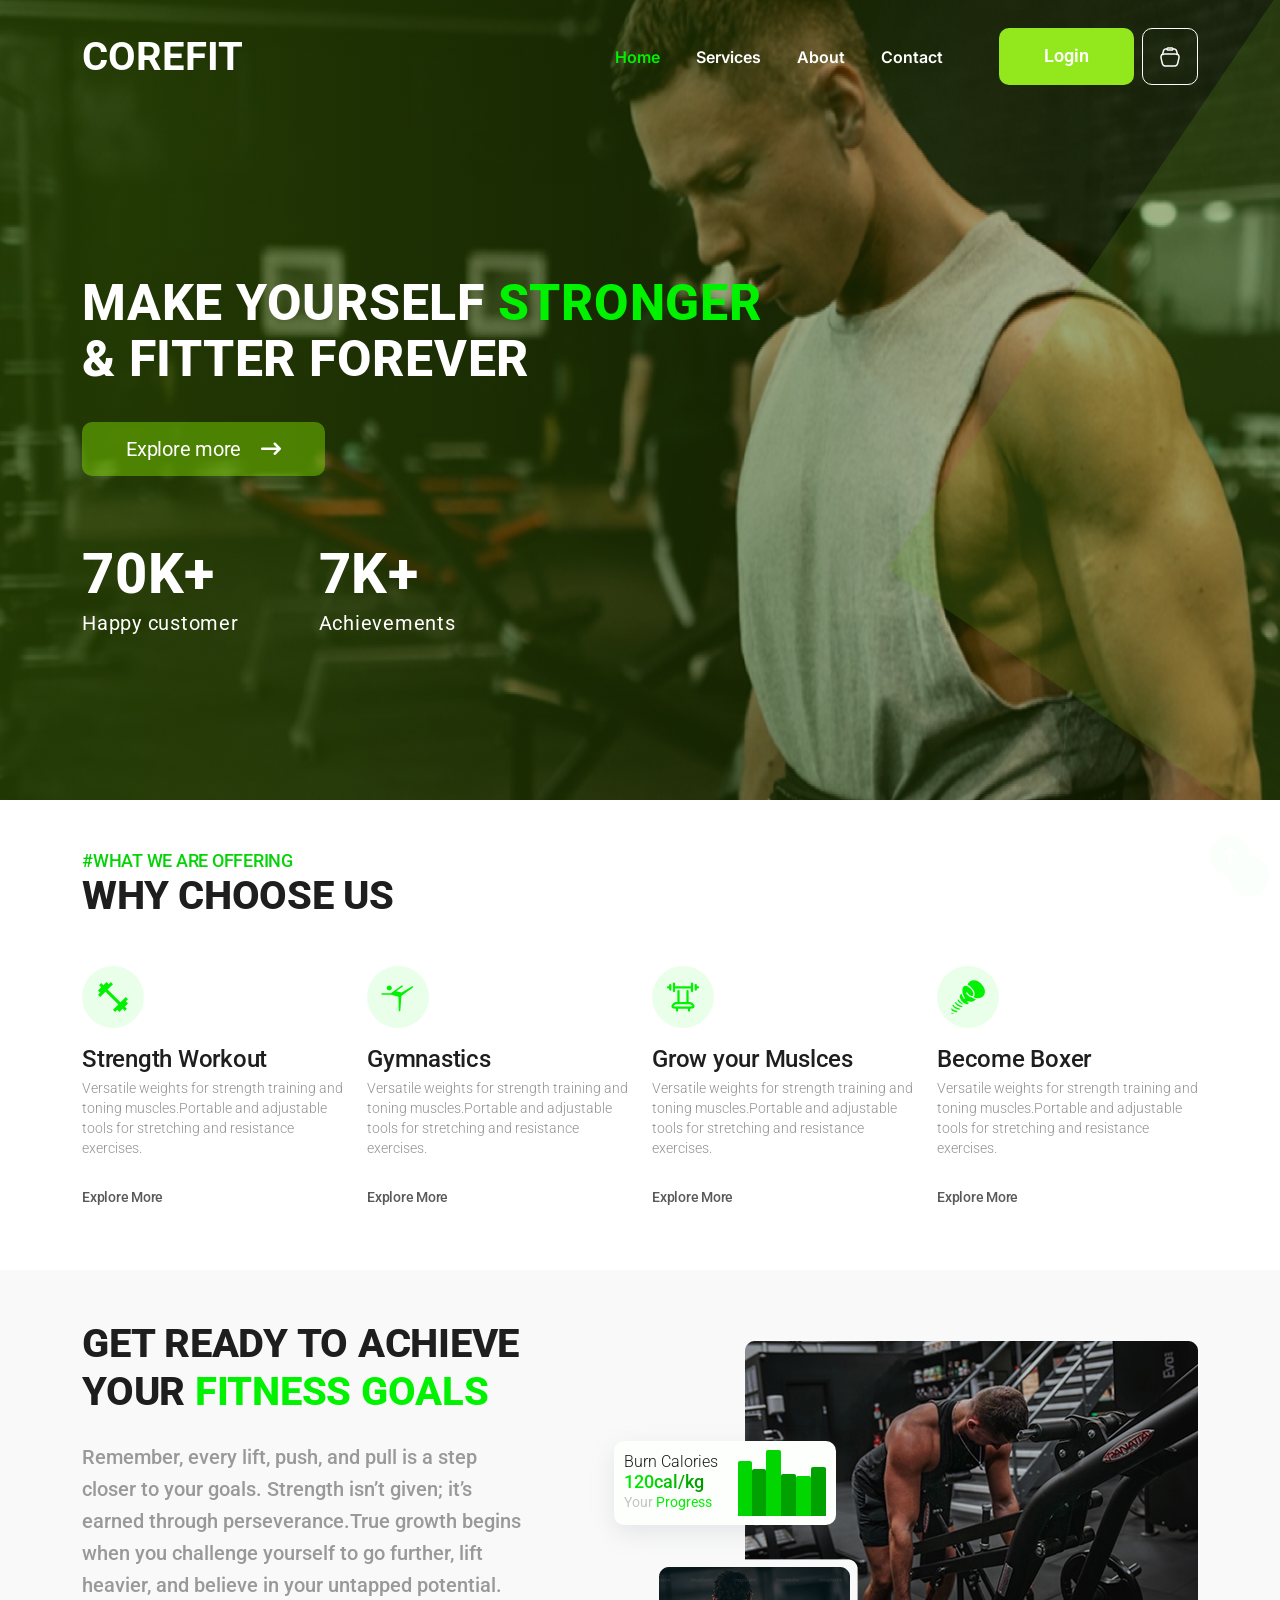
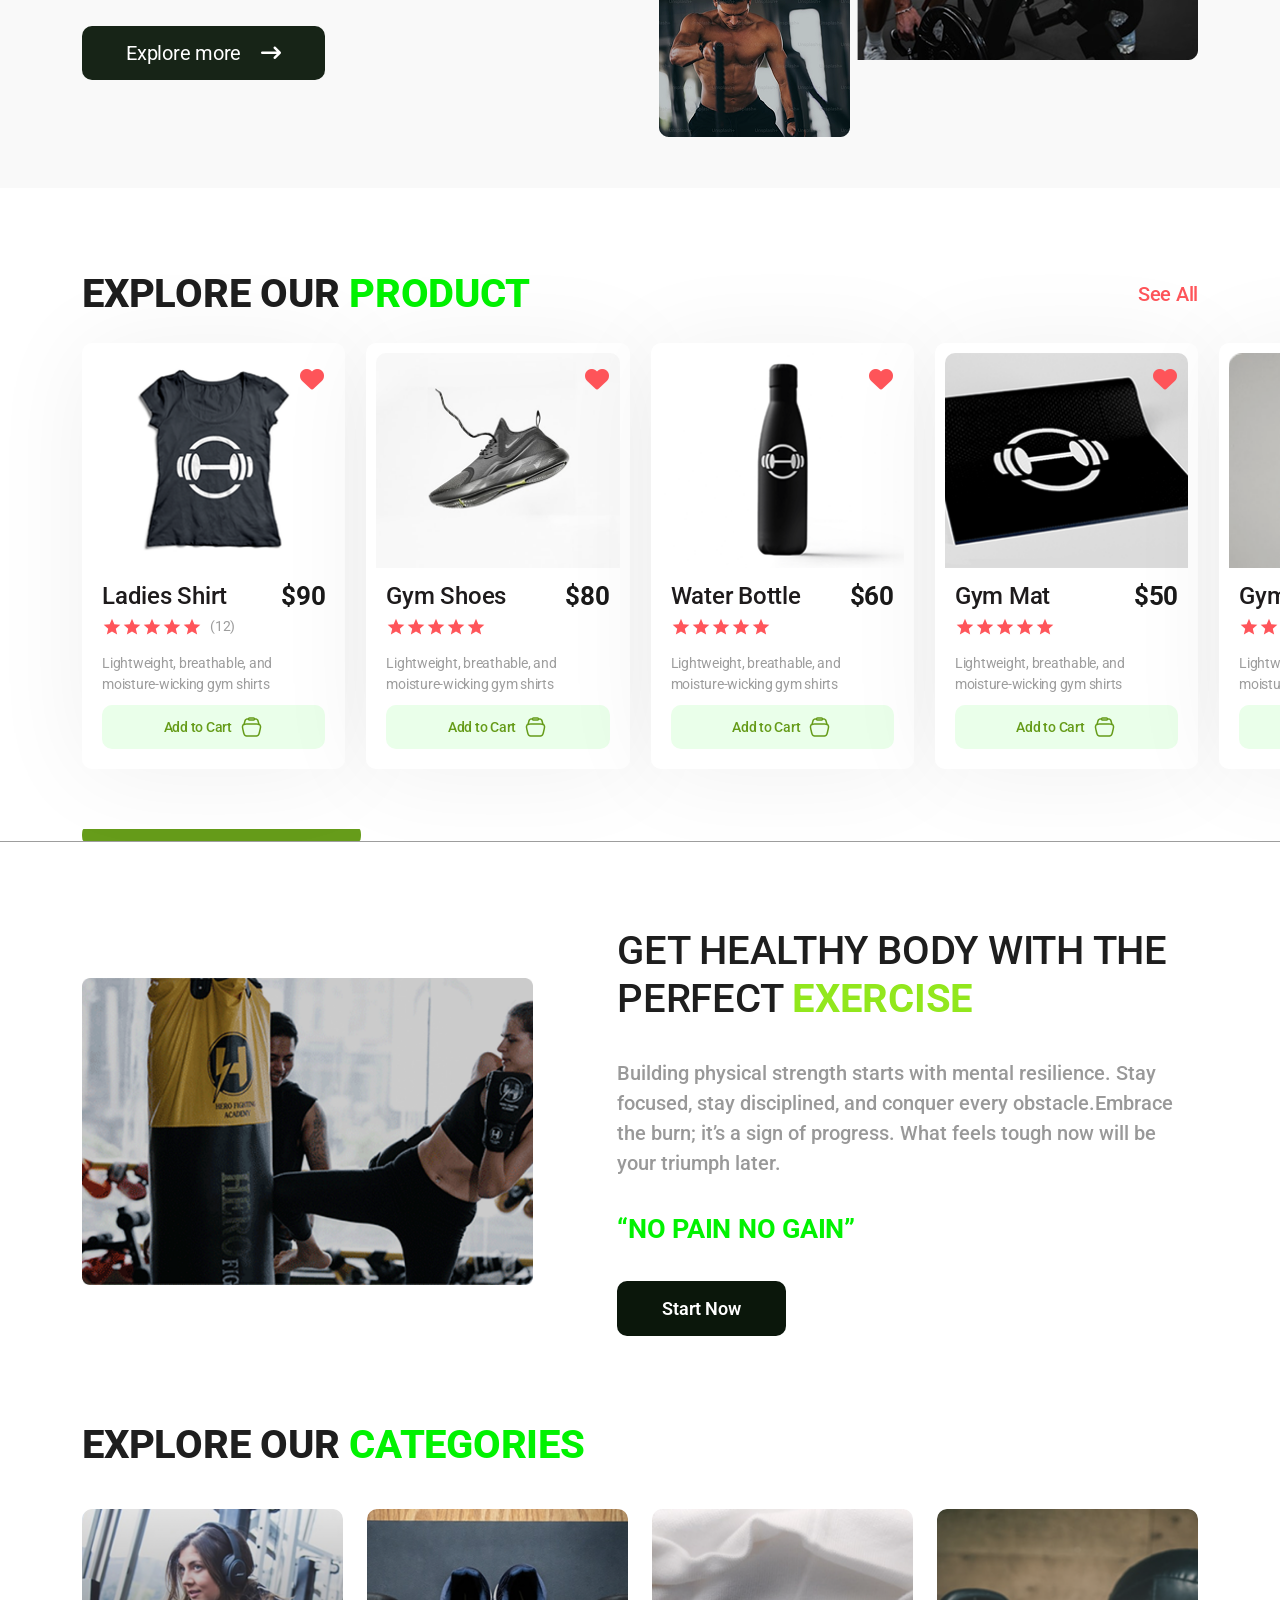
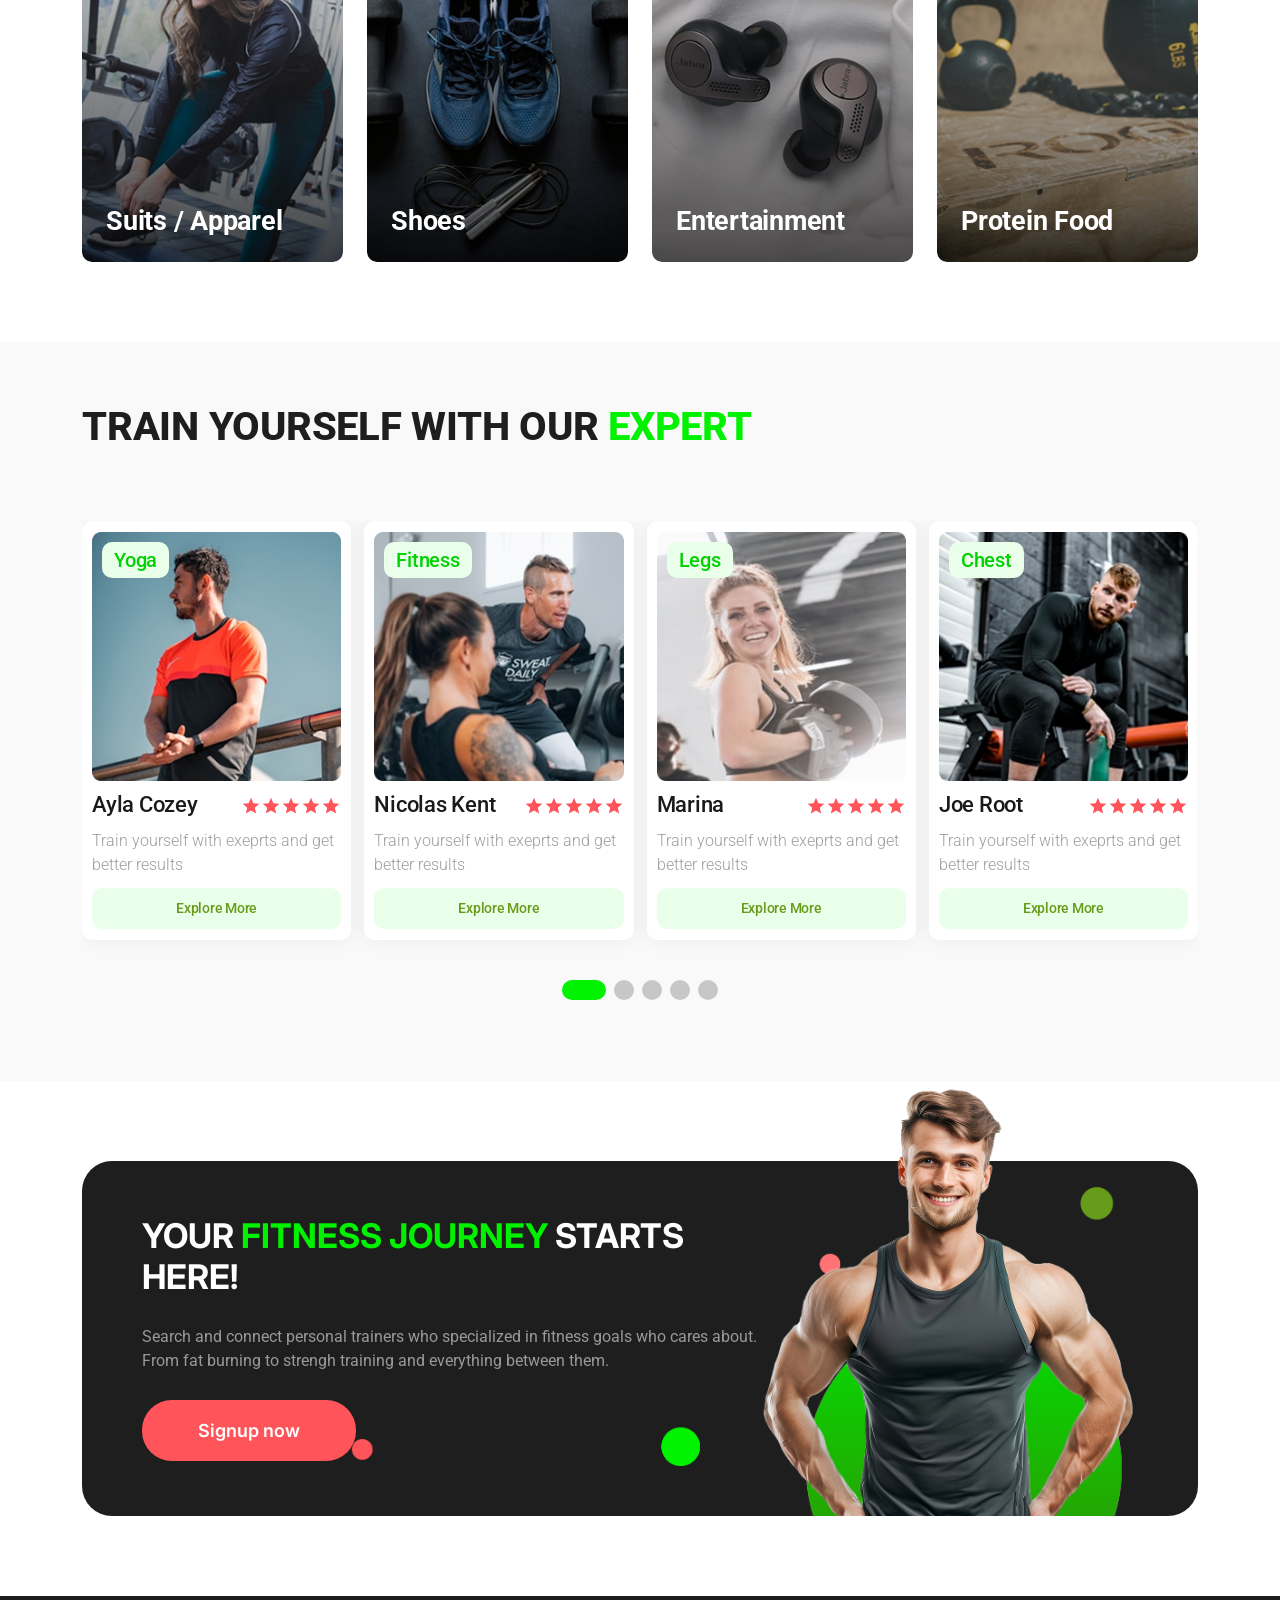
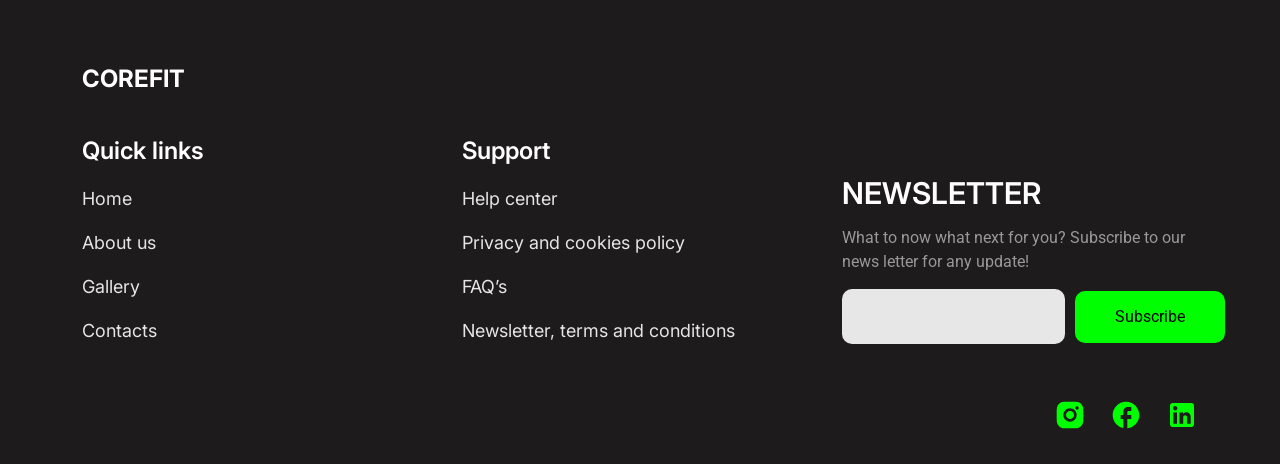
<file: index.html>
<!DOCTYPE html>
<html lang="en-US">
    <head>
        <!-- Meta setup -->
        <meta charset="UTF-8">
        <meta http-equiv="X-UA-Compatible" content="IE=edge">
        <meta name="viewport" content="width=device-width, initial-scale=1, shrink-to-fit=no">
        <meta name="keywords" content="">
        <meta name="decription" content="">
        <!-- Title -->
        <title>Home</title>
        <!-- Fav Icon -->
        <link rel="icon" href="images/favicon.ico">
        <!-- Include Bootstrap -->
        <link rel="stylesheet" href="css/bootstrap.css">
        <!-- fontawsome css file  -->
        <link rel="stylesheet" href="css/all.min.css">
        <!-- slider css file  -->
        <link rel="stylesheet" href="css/swiper-bundle.min.css">
        <!-- Main StyleSheet -->
        <link rel="stylesheet" href="css/style.css">
        <!-- Responsive CSS -->
        <link rel="stylesheet" href="css/responsive.css">
    </head>
    <body>

        <!--[if lte IE 9]>
            <p class="browserupgrade">You are using an <strong>outdated</strong> browser. Please <a href="https://browsehappy.com/">upgrade your browser</a> to improve your experience and security.</p>
        <![endif]-->

        <!-- header area start hare  -->

        <header class="site-header">
            <!-- navbar style start hare  -->
            <nav class="navbar navbar-expand-lg">
                <div class="container">
                    <a class="navbar-brand" href="index.html">CoreFit</a>
                    <button class="navbar-toggler-btn d-lg-none" type="button" data-bs-toggle="offcanvas" data-bs-target="#offcanvasNav">
                        <svg xmlns="http://www.w3.org/2000/svg" width="24" height="24" viewBox="0 0 24 24" fill="none">
                            <path d="M4 18H20C20.55 18 21 17.55 21 17C21 16.45 20.55 16 20 16H4C3.45 16 3 16.45 3 17C3 17.55 3.45 18 4 18ZM4 13H20C20.55 13 21 12.55 21 12C21 11.45 20.55 11 20 11H4C3.45 11 3 11.45 3 12C3 12.55 3.45 13 4 13ZM3 7C3 7.55 3.45 8 4 8H20C20.55 8 21 7.55 21 7C21 6.45 20.55 6 20 6H4C3.45 6 3 6.45 3 7Z" fill="white" />
                        </svg>
                    </button>
                    <div class="offcanvas offcanvas-start ms-auto" tabindex="-1" id="offcanvasNav">
                        <div class="offcanvas-header">
                            <h5 class="offcanvas-title">CoreFit</h5>
                            <button type="button" class="nav-btn-close" data-bs-dismiss="offcanvas">
                                <i class="fa-solid fa-xmark"></i>
                            </button>
                        </div>
                        <div class="offcanvas-body ms-lg-auto me-lg-5">
                            <ul class="navbar-nav">
                                <li class="nav-item">
                                    <a class="nav-link active" href="index.html">Home</a>
                                </li>
                                <li class="nav-item">
                                    <a class="nav-link" href="gallery.html">Services</a>
                                </li>
                                <li class="nav-item">
                                    <a class="nav-link" href="about-us.html">About</a>
                                </li>
                                <li class="nav-item">
                                    <a class="nav-link" href="contact-us.html">Contact</a>
                                </li>
                            </ul>
                            <div class="d-lg-none mt-3">
                                <button class="action-btn bg-color-secondery">Login</button>
                                <button class="cart-btn">
                                    <a href="view-cart.html"><img src="images/solar_cart-outline.svg" alt=""></a>
                                </button>
                            </div>
                        </div>
                    </div>
                    <div class="d-none d-lg-flex gap-2">
                        <button class="action-btn bg-color-secondery">Login</button>
                        <a href="view-cart.html">
                            <button class="cart-btn">
                                <img src="images/solar_cart-outline.svg" alt="">
                            </button>
                        </a>
                    </div>
                </div>
            </nav>
        </header>
        <!-- site header end hare  -->


        <!-- home hero start hare  -->
        <section class="home-hero-section">
            <div class="container">
                <div class="hero-wrapper">
                    <div class="hero-title">
                        <h2>make yourself <span>stronger</span> & fitter forever</h2>
                    </div>
                    <a class="hero-action-btn" href="#">
                        <span>Explore more</span>
                        <i class="fa-solid fa-arrow-right-long"></i>
                    </a>
                    <div class="our-achieve">
                        <div class="happy-customer">
                            <h2>70k+</h2>
                            <p>Happy customer</p>
                        </div>
                        <div class="achievment">
                            <h2>7k+</h2>
                            <p>Achievements</p>
                        </div>
                    </div>
                </div>
            </div>
        </section>
        <!-- home hero section end hare  -->


        <!-- why choose us section start hare  -->
        <section class="why-choose-us">
            <div class="container">
                <div class="why-choose-wrapper">
                    <div class="section-top">
                        <h4>#WHAT WE ARE OFFERING</h4>
                        <h2>WHY CHOOSE US</h2>
                    </div>
                    <div class="offering-list">
                        <div class="row">
                            <div class="col-lg-3 col-6">
                                <div class="offer-card">
                                    <div class="offer-icon">
                                        <img src="images/mdi_gym.svg" alt="" />
                                    </div>
                                    <div class="offering-info">
                                        <h4>Strength Workout</h4>
                                        <p>Versatile weights for strength training and toning muscles.Portable and adjustable tools for stretching and resistance exercises.</p>
                                    </div>
                                    <a class="explore-more" href="#">Explore More</a>
                                </div>
                            </div>
                            <div class="col-lg-3 col-6">
                                <div class="offer-card">
                                    <div class="offer-icon">
                                        <img src="images/material-symbols-light_sports-gymnastics-rounded.svg" alt="" />
                                    </div>
                                    <div class="offering-info">
                                        <h4>Gymnastics</h4>
                                        <p>Versatile weights for strength training and toning muscles.Portable and adjustable tools for stretching and resistance exercises.</p>
                                    </div>
                                    <a class="explore-more" href="#">Explore More</a>
                                </div>
                            </div>
                            <div class="col-lg-3 col-6 mt-4 mt-lg-0">
                                <div class="offer-card">
                                    <div class="offer-icon">
                                        <img src="images/hugeicons_equipment-gym-03.svg" alt="" />
                                    </div>
                                    <div class="offering-info">
                                        <h4>Grow your Muslces</h4>
                                        <p>Versatile weights for strength training and toning muscles.Portable and adjustable tools for stretching and resistance exercises.</p>
                                    </div>
                                    <a class="explore-more" href="#">Explore More</a>
                                </div>
                            </div>

                            <div class="col-lg-3 col-6 mt-4 mt-lg-0">
                                <div class="offer-card">
                                    <div class="offer-icon">
                                        <img src="images/game-icons_boxing-glove-surprise.svg" alt="" />
                                    </div>
                                    <div class="offering-info">
                                        <h4>Become Boxer</h4>
                                        <p>Versatile weights for strength training and toning muscles.Portable and adjustable tools for stretching and resistance exercises.</p>
                                    </div>
                                    <a class="explore-more" href="#">Explore More</a>
                                </div>
                            </div>
                        </div>
                    </div>
                </div>
            </div>
        </section>
        <!-- why choos us secton end hare  -->


        <!-- fitness goal section start hare  -->
        <section class="fitness-goal-section">
            <div class="container">
                <div class="fitness-goal-wrapper">
                    <div class="row align-items-center">
                        <div class="col-lg-5">
                            <div class="fitness-left-card">
                                <div class="section-top">
                                    <h2>GET READY TO ACHIEVE YOUR <span>FITNESS GOALS</span></h2>
                                </div>
                                <div class="fitness-goal-text">
                                    <p>
                                        Remember, every lift, push, and pull is a step closer to your goals. Strength isn’t given; it’s earned through perseverance.True growth begins when you challenge yourself to go further, lift heavier,
                                        and believe in your untapped potential.
                                    </p>
                                </div>
                                <a class="explore-btn" href="#">
                                    <span>Explore more</span>
                                    <i class="fa-solid fa-arrow-right-long"></i>
                                </a>
                            </div>
                        </div>
                        <div class="col-lg-7 mt-4 mt-md-5 mt-lg-0">
                            <div class="fitness-right-card text-end">
                                <img class="fitness-first-img" src="images/fitness-goal-img-1.png" alt="" />
                                <img class="left-btm-img" src="images/fitness-goal-img-2.png" alt="" />

                                <div class="fitness-right-cnt">
                                    <div class="fitness-info">
                                        <h4>Burn Calories</h4>
                                        <h2>120cal/kg</h2>
                                        <p>Your <span>Progress</span></p>
                                    </div>
                                    <img src="images/bar-line.svg" alt="" />
                                </div>
                            </div>
                        </div>
                    </div>
                </div>
            </div>
        </section>
        <!-- fitness goal section end hare  -->


        <!-- explore product section start hare  -->
        <section class="explore-product-section overflow-hidden">
            <div class="container">
                <div class="explore-product-wrapper">
                    <div class="explore-top d-flex align-items-center justify-content-between">
                        <div class="section-top">
                            <h2>explore our <span>product</span></h2>
                        </div>
                        <a href="gallery.html">See All</a>
                    </div>
                    <div class="explore-product-box">
                        <div class="product-slider">
                            <div class="swiper-wrapper">
                                <div class="swiper-slide">
                                    <div class="product-card">
                                        <div class="add-favorite">
                                            <button class="favorite"><i class="fa-solid fa-heart"></i></button>
                                        </div>
                                        <div class="product-thabmail">
                                            <a href="#"><img src="images/product-thmb1.png" alt="" /></a>
                                        </div>
                                        <div class="product-info">
                                            <div class="product-title-price d-flex align-items-center justify-content-between">
                                                <a href="#">Ladies Shirt</a>
                                                <h2>$90</h2>
                                            </div>
                                            <div class="product-rating d-flex align-items-center gap-2">
                                                <ul>
                                                    <li><img src="images/material-symbols_star.svg" alt="" /></li>
                                                    <li><img src="images/material-symbols_star.svg" alt="" /></li>
                                                    <li><img src="images/material-symbols_star.svg" alt="" /></li>
                                                    <li><img src="images/material-symbols_star.svg" alt="" /></li>
                                                    <li><img src="images/material-symbols_star.svg" alt="" /></li>
                                                </ul>
                                                <p>(12)</p>
                                            </div>
                                            <div class="product-details">
                                                <p>Lightweight, breathable, and moisture-wicking gym shirts</p>
                                            </div>
                                            <div class="add-to-cart-btn">
                                                <button>
                                                    <span>Add to Cart</span>
                                                    <svg xmlns="http://www.w3.org/2000/svg" width="25" height="24" viewBox="0 0 25 24" fill="none">
                                                        <path
                                                            fill-rule="evenodd"
                                                            clip-rule="evenodd"
                                                            d="M8.91801 3.25C9.19801 2.66 9.80101 2.25 10.5 2.25H14.5C15.198 2.25 15.801 2.66 16.082 3.25C16.765 3.256 17.298 3.287 17.774 3.473C18.3422 3.69527 18.8364 4.07301 19.2 4.563C19.567 5.056 19.739 5.69 19.976 6.561L20.013 6.697L20.603 8.864C20.9964 9.06248 21.3412 9.34518 21.613 9.692C22.235 10.489 22.345 11.438 22.235 12.526C22.127 13.582 21.795 14.912 21.379 16.577L21.352 16.682C21.089 17.735 20.875 18.59 20.622 19.257C20.356 19.953 20.02 20.523 19.465 20.956C18.911 21.389 18.276 21.576 17.537 21.666C16.828 21.75 15.947 21.75 14.862 21.75H10.138C9.05301 21.75 8.17101 21.75 7.46301 21.665C6.72301 21.577 6.08901 21.389 5.53401 20.955C4.98001 20.523 4.64401 19.953 4.37801 19.257C4.12401 18.59 3.91101 17.735 3.64801 16.682L3.62101 16.577C3.20501 14.912 2.87201 13.582 2.76501 12.527C2.65501 11.437 2.76501 10.489 3.38601 9.692C3.66901 9.33 4.00801 9.062 4.39601 8.864L4.98601 6.697L5.02401 6.561C5.26101 5.69 5.43301 5.056 5.80001 4.562C6.16373 4.07238 6.6579 3.695 7.22601 3.473C7.70201 3.287 8.23401 3.255 8.91801 3.25ZM8.91901 4.753C8.25701 4.76 7.99201 4.785 7.77201 4.871C7.46597 4.99068 7.19982 5.19411 7.00401 5.458C6.82801 5.695 6.72401 6.026 6.43401 7.093L6.08001 8.389C7.11801 8.25 8.45801 8.25 10.122 8.25H14.877C16.542 8.25 17.882 8.25 18.919 8.389L18.566 7.092C18.275 6.025 18.172 5.694 17.996 5.457C17.8002 5.19311 17.534 4.98968 17.228 4.87C17.008 4.784 16.742 4.759 16.08 4.752C15.9379 5.05066 15.714 5.30293 15.4344 5.47956C15.1547 5.6562 14.8308 5.74996 14.5 5.75H10.5C10.1693 5.74996 9.84528 5.6562 9.56564 5.47956C9.286 5.30293 9.06214 5.05066 8.92001 4.752M10.5 3.75C10.4337 3.75 10.3701 3.77634 10.3232 3.82322C10.2763 3.87011 10.25 3.9337 10.25 4C10.25 4.0663 10.2763 4.12989 10.3232 4.17678C10.3701 4.22366 10.4337 4.25 10.5 4.25H14.5C14.5663 4.25 14.6299 4.22366 14.6768 4.17678C14.7237 4.12989 14.75 4.0663 14.75 4C14.75 3.9337 14.7237 3.87011 14.6768 3.82322C14.6299 3.77634 14.5663 3.75 14.5 3.75H10.5ZM6.20001 9.886C5.29001 10.018 4.84901 10.258 4.57001 10.616C4.29001 10.973 4.16501 11.458 4.25801 12.374C4.35301 13.31 4.65801 14.534 5.09201 16.274C5.37001 17.382 5.56201 18.15 5.78201 18.724C5.99201 19.278 6.19901 19.571 6.45901 19.774C6.71801 19.976 7.05201 20.105 7.64201 20.176C8.25201 20.249 9.04201 20.25 10.186 20.25H14.816C15.959 20.25 16.751 20.249 17.36 20.176C17.95 20.106 18.284 19.976 18.543 19.774C18.803 19.571 19.009 19.278 19.221 18.724C19.439 18.15 19.632 17.382 19.909 16.274C20.344 14.534 20.649 13.31 20.743 12.374C20.837 11.458 20.711 10.972 20.432 10.615C20.153 10.258 19.712 10.018 18.801 9.886C17.871 9.752 16.609 9.75 14.816 9.75H10.186C8.39301 9.75 7.13101 9.752 6.20101 9.886"
                                                            fill="#669C1A"
                                                        />
                                                    </svg>
                                                </button>
                                            </div>
                                        </div>
                                    </div>
                                    <!-- For mobile  -->
                                    <div class="product-card d-md-none mt-4">
                                        <div class="add-favorite">
                                            <button class="favorite"><i class="fa-solid fa-heart"></i></button>
                                        </div>
                                        <div class="product-thabmail">
                                            <a href="#"><img src="images/product-thmb4.png" alt="" /></a>
                                        </div>
                                        <div class="product-info">
                                            <div class="product-title-price d-flex align-items-center justify-content-between">
                                                <a href="#">Gym Mat</a>
                                                <h2>$50</h2>
                                            </div>
                                            <div class="product-rating d-flex align-items-center gap-2">
                                                <ul>
                                                    <li><img src="images/material-symbols_star.svg" alt="" /></li>
                                                    <li><img src="images/material-symbols_star.svg" alt="" /></li>
                                                    <li><img src="images/material-symbols_star.svg" alt="" /></li>
                                                    <li><img src="images/material-symbols_star.svg" alt="" /></li>
                                                    <li><img src="images/material-symbols_star.svg" alt="" /></li>
                                                </ul>
                                            </div>
                                            <div class="product-details">
                                                <p>Lightweight, breathable, and moisture-wicking gym shirts</p>
                                            </div>
                                            <div class="add-to-cart-btn">
                                                <button>
                                                    <span>Add to Cart</span>
                                                    <svg xmlns="http://www.w3.org/2000/svg" width="25" height="24" viewBox="0 0 25 24" fill="none">
                                                        <path
                                                            fill-rule="evenodd"
                                                            clip-rule="evenodd"
                                                            d="M8.91801 3.25C9.19801 2.66 9.80101 2.25 10.5 2.25H14.5C15.198 2.25 15.801 2.66 16.082 3.25C16.765 3.256 17.298 3.287 17.774 3.473C18.3422 3.69527 18.8364 4.07301 19.2 4.563C19.567 5.056 19.739 5.69 19.976 6.561L20.013 6.697L20.603 8.864C20.9964 9.06248 21.3412 9.34518 21.613 9.692C22.235 10.489 22.345 11.438 22.235 12.526C22.127 13.582 21.795 14.912 21.379 16.577L21.352 16.682C21.089 17.735 20.875 18.59 20.622 19.257C20.356 19.953 20.02 20.523 19.465 20.956C18.911 21.389 18.276 21.576 17.537 21.666C16.828 21.75 15.947 21.75 14.862 21.75H10.138C9.05301 21.75 8.17101 21.75 7.46301 21.665C6.72301 21.577 6.08901 21.389 5.53401 20.955C4.98001 20.523 4.64401 19.953 4.37801 19.257C4.12401 18.59 3.91101 17.735 3.64801 16.682L3.62101 16.577C3.20501 14.912 2.87201 13.582 2.76501 12.527C2.65501 11.437 2.76501 10.489 3.38601 9.692C3.66901 9.33 4.00801 9.062 4.39601 8.864L4.98601 6.697L5.02401 6.561C5.26101 5.69 5.43301 5.056 5.80001 4.562C6.16373 4.07238 6.6579 3.695 7.22601 3.473C7.70201 3.287 8.23401 3.255 8.91801 3.25ZM8.91901 4.753C8.25701 4.76 7.99201 4.785 7.77201 4.871C7.46597 4.99068 7.19982 5.19411 7.00401 5.458C6.82801 5.695 6.72401 6.026 6.43401 7.093L6.08001 8.389C7.11801 8.25 8.45801 8.25 10.122 8.25H14.877C16.542 8.25 17.882 8.25 18.919 8.389L18.566 7.092C18.275 6.025 18.172 5.694 17.996 5.457C17.8002 5.19311 17.534 4.98968 17.228 4.87C17.008 4.784 16.742 4.759 16.08 4.752C15.9379 5.05066 15.714 5.30293 15.4344 5.47956C15.1547 5.6562 14.8308 5.74996 14.5 5.75H10.5C10.1693 5.74996 9.84528 5.6562 9.56564 5.47956C9.286 5.30293 9.06214 5.05066 8.92001 4.752M10.5 3.75C10.4337 3.75 10.3701 3.77634 10.3232 3.82322C10.2763 3.87011 10.25 3.9337 10.25 4C10.25 4.0663 10.2763 4.12989 10.3232 4.17678C10.3701 4.22366 10.4337 4.25 10.5 4.25H14.5C14.5663 4.25 14.6299 4.22366 14.6768 4.17678C14.7237 4.12989 14.75 4.0663 14.75 4C14.75 3.9337 14.7237 3.87011 14.6768 3.82322C14.6299 3.77634 14.5663 3.75 14.5 3.75H10.5ZM6.20001 9.886C5.29001 10.018 4.84901 10.258 4.57001 10.616C4.29001 10.973 4.16501 11.458 4.25801 12.374C4.35301 13.31 4.65801 14.534 5.09201 16.274C5.37001 17.382 5.56201 18.15 5.78201 18.724C5.99201 19.278 6.19901 19.571 6.45901 19.774C6.71801 19.976 7.05201 20.105 7.64201 20.176C8.25201 20.249 9.04201 20.25 10.186 20.25H14.816C15.959 20.25 16.751 20.249 17.36 20.176C17.95 20.106 18.284 19.976 18.543 19.774C18.803 19.571 19.009 19.278 19.221 18.724C19.439 18.15 19.632 17.382 19.909 16.274C20.344 14.534 20.649 13.31 20.743 12.374C20.837 11.458 20.711 10.972 20.432 10.615C20.153 10.258 19.712 10.018 18.801 9.886C17.871 9.752 16.609 9.75 14.816 9.75H10.186C8.39301 9.75 7.13101 9.752 6.20101 9.886"
                                                            fill="#669C1A"
                                                        />
                                                    </svg>
                                                </button>
                                            </div>
                                        </div>
                                    </div>
                                </div>
                                <!-- slide items 2  -->
                                <div class="swiper-slide">
                                    <div class="product-card">
                                        <div class="add-favorite">
                                            <button class="favorite"><i class="fa-solid fa-heart"></i></button>
                                        </div>
                                        <div class="product-thabmail">
                                            <a href="#"><img src="images/product-thmb2.png" alt="" /></a>
                                        </div>
                                        <div class="product-info">
                                            <div class="product-title-price d-flex align-items-center justify-content-between">
                                                <a href="#">Gym Shoes</a>
                                                <h2>$80</h2>
                                            </div>
                                            <div class="product-rating d-flex align-items-center gap-2">
                                                <ul>
                                                    <li><img src="images/material-symbols_star.svg" alt="" /></li>
                                                    <li><img src="images/material-symbols_star.svg" alt="" /></li>
                                                    <li><img src="images/material-symbols_star.svg" alt="" /></li>
                                                    <li><img src="images/material-symbols_star.svg" alt="" /></li>
                                                    <li><img src="images/material-symbols_star.svg" alt="" /></li>
                                                </ul>
                                            </div>
                                            <div class="product-details">
                                                <p>Lightweight, breathable, and moisture-wicking gym shirts</p>
                                            </div>
                                            <div class="add-to-cart-btn">
                                                <button>
                                                    <span>Add to Cart</span>
                                                    <svg xmlns="http://www.w3.org/2000/svg" width="25" height="24" viewBox="0 0 25 24" fill="none">
                                                        <path
                                                            fill-rule="evenodd"
                                                            clip-rule="evenodd"
                                                            d="M8.91801 3.25C9.19801 2.66 9.80101 2.25 10.5 2.25H14.5C15.198 2.25 15.801 2.66 16.082 3.25C16.765 3.256 17.298 3.287 17.774 3.473C18.3422 3.69527 18.8364 4.07301 19.2 4.563C19.567 5.056 19.739 5.69 19.976 6.561L20.013 6.697L20.603 8.864C20.9964 9.06248 21.3412 9.34518 21.613 9.692C22.235 10.489 22.345 11.438 22.235 12.526C22.127 13.582 21.795 14.912 21.379 16.577L21.352 16.682C21.089 17.735 20.875 18.59 20.622 19.257C20.356 19.953 20.02 20.523 19.465 20.956C18.911 21.389 18.276 21.576 17.537 21.666C16.828 21.75 15.947 21.75 14.862 21.75H10.138C9.05301 21.75 8.17101 21.75 7.46301 21.665C6.72301 21.577 6.08901 21.389 5.53401 20.955C4.98001 20.523 4.64401 19.953 4.37801 19.257C4.12401 18.59 3.91101 17.735 3.64801 16.682L3.62101 16.577C3.20501 14.912 2.87201 13.582 2.76501 12.527C2.65501 11.437 2.76501 10.489 3.38601 9.692C3.66901 9.33 4.00801 9.062 4.39601 8.864L4.98601 6.697L5.02401 6.561C5.26101 5.69 5.43301 5.056 5.80001 4.562C6.16373 4.07238 6.6579 3.695 7.22601 3.473C7.70201 3.287 8.23401 3.255 8.91801 3.25ZM8.91901 4.753C8.25701 4.76 7.99201 4.785 7.77201 4.871C7.46597 4.99068 7.19982 5.19411 7.00401 5.458C6.82801 5.695 6.72401 6.026 6.43401 7.093L6.08001 8.389C7.11801 8.25 8.45801 8.25 10.122 8.25H14.877C16.542 8.25 17.882 8.25 18.919 8.389L18.566 7.092C18.275 6.025 18.172 5.694 17.996 5.457C17.8002 5.19311 17.534 4.98968 17.228 4.87C17.008 4.784 16.742 4.759 16.08 4.752C15.9379 5.05066 15.714 5.30293 15.4344 5.47956C15.1547 5.6562 14.8308 5.74996 14.5 5.75H10.5C10.1693 5.74996 9.84528 5.6562 9.56564 5.47956C9.286 5.30293 9.06214 5.05066 8.92001 4.752M10.5 3.75C10.4337 3.75 10.3701 3.77634 10.3232 3.82322C10.2763 3.87011 10.25 3.9337 10.25 4C10.25 4.0663 10.2763 4.12989 10.3232 4.17678C10.3701 4.22366 10.4337 4.25 10.5 4.25H14.5C14.5663 4.25 14.6299 4.22366 14.6768 4.17678C14.7237 4.12989 14.75 4.0663 14.75 4C14.75 3.9337 14.7237 3.87011 14.6768 3.82322C14.6299 3.77634 14.5663 3.75 14.5 3.75H10.5ZM6.20001 9.886C5.29001 10.018 4.84901 10.258 4.57001 10.616C4.29001 10.973 4.16501 11.458 4.25801 12.374C4.35301 13.31 4.65801 14.534 5.09201 16.274C5.37001 17.382 5.56201 18.15 5.78201 18.724C5.99201 19.278 6.19901 19.571 6.45901 19.774C6.71801 19.976 7.05201 20.105 7.64201 20.176C8.25201 20.249 9.04201 20.25 10.186 20.25H14.816C15.959 20.25 16.751 20.249 17.36 20.176C17.95 20.106 18.284 19.976 18.543 19.774C18.803 19.571 19.009 19.278 19.221 18.724C19.439 18.15 19.632 17.382 19.909 16.274C20.344 14.534 20.649 13.31 20.743 12.374C20.837 11.458 20.711 10.972 20.432 10.615C20.153 10.258 19.712 10.018 18.801 9.886C17.871 9.752 16.609 9.75 14.816 9.75H10.186C8.39301 9.75 7.13101 9.752 6.20101 9.886"
                                                            fill="#669C1A"
                                                        />
                                                    </svg>
                                                </button>
                                            </div>
                                        </div>
                                    </div>
                                    <!-- for mobile  -->
                                    <div class="product-card d-md-none mt-4">
                                        <div class="add-favorite">
                                            <button class="favorite"><i class="fa-solid fa-heart"></i></button>
                                        </div>
                                        <div class="product-thabmail">
                                            <a href="#"><img src="images/product-thmb3.png" alt="" /></a>
                                        </div>
                                        <div class="product-info">
                                            <div class="product-title-price d-flex align-items-center justify-content-between">
                                                <a href="#">Water Bottle</a>
                                                <h2>$60</h2>
                                            </div>
                                            <div class="product-rating d-flex align-items-center gap-2">
                                                <ul>
                                                    <li><img src="images/material-symbols_star.svg" alt="" /></li>
                                                    <li><img src="images/material-symbols_star.svg" alt="" /></li>
                                                    <li><img src="images/material-symbols_star.svg" alt="" /></li>
                                                    <li><img src="images/material-symbols_star.svg" alt="" /></li>
                                                    <li><img src="images/material-symbols_star.svg" alt="" /></li>
                                                </ul>
                                            </div>
                                            <div class="product-details">
                                                <p>Lightweight, breathable, and moisture-wicking gym shirts</p>
                                            </div>
                                            <div class="add-to-cart-btn">
                                                <button>
                                                    <span>Add to Cart</span>
                                                    <svg xmlns="http://www.w3.org/2000/svg" width="25" height="24" viewBox="0 0 25 24" fill="none">
                                                        <path
                                                            fill-rule="evenodd"
                                                            clip-rule="evenodd"
                                                            d="M8.91801 3.25C9.19801 2.66 9.80101 2.25 10.5 2.25H14.5C15.198 2.25 15.801 2.66 16.082 3.25C16.765 3.256 17.298 3.287 17.774 3.473C18.3422 3.69527 18.8364 4.07301 19.2 4.563C19.567 5.056 19.739 5.69 19.976 6.561L20.013 6.697L20.603 8.864C20.9964 9.06248 21.3412 9.34518 21.613 9.692C22.235 10.489 22.345 11.438 22.235 12.526C22.127 13.582 21.795 14.912 21.379 16.577L21.352 16.682C21.089 17.735 20.875 18.59 20.622 19.257C20.356 19.953 20.02 20.523 19.465 20.956C18.911 21.389 18.276 21.576 17.537 21.666C16.828 21.75 15.947 21.75 14.862 21.75H10.138C9.05301 21.75 8.17101 21.75 7.46301 21.665C6.72301 21.577 6.08901 21.389 5.53401 20.955C4.98001 20.523 4.64401 19.953 4.37801 19.257C4.12401 18.59 3.91101 17.735 3.64801 16.682L3.62101 16.577C3.20501 14.912 2.87201 13.582 2.76501 12.527C2.65501 11.437 2.76501 10.489 3.38601 9.692C3.66901 9.33 4.00801 9.062 4.39601 8.864L4.98601 6.697L5.02401 6.561C5.26101 5.69 5.43301 5.056 5.80001 4.562C6.16373 4.07238 6.6579 3.695 7.22601 3.473C7.70201 3.287 8.23401 3.255 8.91801 3.25ZM8.91901 4.753C8.25701 4.76 7.99201 4.785 7.77201 4.871C7.46597 4.99068 7.19982 5.19411 7.00401 5.458C6.82801 5.695 6.72401 6.026 6.43401 7.093L6.08001 8.389C7.11801 8.25 8.45801 8.25 10.122 8.25H14.877C16.542 8.25 17.882 8.25 18.919 8.389L18.566 7.092C18.275 6.025 18.172 5.694 17.996 5.457C17.8002 5.19311 17.534 4.98968 17.228 4.87C17.008 4.784 16.742 4.759 16.08 4.752C15.9379 5.05066 15.714 5.30293 15.4344 5.47956C15.1547 5.6562 14.8308 5.74996 14.5 5.75H10.5C10.1693 5.74996 9.84528 5.6562 9.56564 5.47956C9.286 5.30293 9.06214 5.05066 8.92001 4.752M10.5 3.75C10.4337 3.75 10.3701 3.77634 10.3232 3.82322C10.2763 3.87011 10.25 3.9337 10.25 4C10.25 4.0663 10.2763 4.12989 10.3232 4.17678C10.3701 4.22366 10.4337 4.25 10.5 4.25H14.5C14.5663 4.25 14.6299 4.22366 14.6768 4.17678C14.7237 4.12989 14.75 4.0663 14.75 4C14.75 3.9337 14.7237 3.87011 14.6768 3.82322C14.6299 3.77634 14.5663 3.75 14.5 3.75H10.5ZM6.20001 9.886C5.29001 10.018 4.84901 10.258 4.57001 10.616C4.29001 10.973 4.16501 11.458 4.25801 12.374C4.35301 13.31 4.65801 14.534 5.09201 16.274C5.37001 17.382 5.56201 18.15 5.78201 18.724C5.99201 19.278 6.19901 19.571 6.45901 19.774C6.71801 19.976 7.05201 20.105 7.64201 20.176C8.25201 20.249 9.04201 20.25 10.186 20.25H14.816C15.959 20.25 16.751 20.249 17.36 20.176C17.95 20.106 18.284 19.976 18.543 19.774C18.803 19.571 19.009 19.278 19.221 18.724C19.439 18.15 19.632 17.382 19.909 16.274C20.344 14.534 20.649 13.31 20.743 12.374C20.837 11.458 20.711 10.972 20.432 10.615C20.153 10.258 19.712 10.018 18.801 9.886C17.871 9.752 16.609 9.75 14.816 9.75H10.186C8.39301 9.75 7.13101 9.752 6.20101 9.886"
                                                            fill="#669C1A"
                                                        />
                                                    </svg>
                                                </button>
                                            </div>
                                        </div>
                                    </div>
                                </div>
                                <!-- items 3  -->
                                <div class="swiper-slide">
                                    <div class="product-card">
                                        <div class="add-favorite">
                                            <button class="favorite"><i class="fa-solid fa-heart"></i></button>
                                        </div>
                                        <div class="product-thabmail">
                                            <a href="#"><img src="images/product-thmb3.png" alt="" /></a>
                                        </div>
                                        <div class="product-info">
                                            <div class="product-title-price d-flex align-items-center justify-content-between">
                                                <a href="#">Water Bottle</a>
                                                <h2>$60</h2>
                                            </div>
                                            <div class="product-rating d-flex align-items-center gap-2">
                                                <ul>
                                                    <li><img src="images/material-symbols_star.svg" alt="" /></li>
                                                    <li><img src="images/material-symbols_star.svg" alt="" /></li>
                                                    <li><img src="images/material-symbols_star.svg" alt="" /></li>
                                                    <li><img src="images/material-symbols_star.svg" alt="" /></li>
                                                    <li><img src="images/material-symbols_star.svg" alt="" /></li>
                                                </ul>
                                            </div>
                                            <div class="product-details">
                                                <p>Lightweight, breathable, and moisture-wicking gym shirts</p>
                                            </div>
                                            <div class="add-to-cart-btn">
                                                <button>
                                                    <span>Add to Cart</span>
                                                    <svg xmlns="http://www.w3.org/2000/svg" width="25" height="24" viewBox="0 0 25 24" fill="none">
                                                        <path
                                                            fill-rule="evenodd"
                                                            clip-rule="evenodd"
                                                            d="M8.91801 3.25C9.19801 2.66 9.80101 2.25 10.5 2.25H14.5C15.198 2.25 15.801 2.66 16.082 3.25C16.765 3.256 17.298 3.287 17.774 3.473C18.3422 3.69527 18.8364 4.07301 19.2 4.563C19.567 5.056 19.739 5.69 19.976 6.561L20.013 6.697L20.603 8.864C20.9964 9.06248 21.3412 9.34518 21.613 9.692C22.235 10.489 22.345 11.438 22.235 12.526C22.127 13.582 21.795 14.912 21.379 16.577L21.352 16.682C21.089 17.735 20.875 18.59 20.622 19.257C20.356 19.953 20.02 20.523 19.465 20.956C18.911 21.389 18.276 21.576 17.537 21.666C16.828 21.75 15.947 21.75 14.862 21.75H10.138C9.05301 21.75 8.17101 21.75 7.46301 21.665C6.72301 21.577 6.08901 21.389 5.53401 20.955C4.98001 20.523 4.64401 19.953 4.37801 19.257C4.12401 18.59 3.91101 17.735 3.64801 16.682L3.62101 16.577C3.20501 14.912 2.87201 13.582 2.76501 12.527C2.65501 11.437 2.76501 10.489 3.38601 9.692C3.66901 9.33 4.00801 9.062 4.39601 8.864L4.98601 6.697L5.02401 6.561C5.26101 5.69 5.43301 5.056 5.80001 4.562C6.16373 4.07238 6.6579 3.695 7.22601 3.473C7.70201 3.287 8.23401 3.255 8.91801 3.25ZM8.91901 4.753C8.25701 4.76 7.99201 4.785 7.77201 4.871C7.46597 4.99068 7.19982 5.19411 7.00401 5.458C6.82801 5.695 6.72401 6.026 6.43401 7.093L6.08001 8.389C7.11801 8.25 8.45801 8.25 10.122 8.25H14.877C16.542 8.25 17.882 8.25 18.919 8.389L18.566 7.092C18.275 6.025 18.172 5.694 17.996 5.457C17.8002 5.19311 17.534 4.98968 17.228 4.87C17.008 4.784 16.742 4.759 16.08 4.752C15.9379 5.05066 15.714 5.30293 15.4344 5.47956C15.1547 5.6562 14.8308 5.74996 14.5 5.75H10.5C10.1693 5.74996 9.84528 5.6562 9.56564 5.47956C9.286 5.30293 9.06214 5.05066 8.92001 4.752M10.5 3.75C10.4337 3.75 10.3701 3.77634 10.3232 3.82322C10.2763 3.87011 10.25 3.9337 10.25 4C10.25 4.0663 10.2763 4.12989 10.3232 4.17678C10.3701 4.22366 10.4337 4.25 10.5 4.25H14.5C14.5663 4.25 14.6299 4.22366 14.6768 4.17678C14.7237 4.12989 14.75 4.0663 14.75 4C14.75 3.9337 14.7237 3.87011 14.6768 3.82322C14.6299 3.77634 14.5663 3.75 14.5 3.75H10.5ZM6.20001 9.886C5.29001 10.018 4.84901 10.258 4.57001 10.616C4.29001 10.973 4.16501 11.458 4.25801 12.374C4.35301 13.31 4.65801 14.534 5.09201 16.274C5.37001 17.382 5.56201 18.15 5.78201 18.724C5.99201 19.278 6.19901 19.571 6.45901 19.774C6.71801 19.976 7.05201 20.105 7.64201 20.176C8.25201 20.249 9.04201 20.25 10.186 20.25H14.816C15.959 20.25 16.751 20.249 17.36 20.176C17.95 20.106 18.284 19.976 18.543 19.774C18.803 19.571 19.009 19.278 19.221 18.724C19.439 18.15 19.632 17.382 19.909 16.274C20.344 14.534 20.649 13.31 20.743 12.374C20.837 11.458 20.711 10.972 20.432 10.615C20.153 10.258 19.712 10.018 18.801 9.886C17.871 9.752 16.609 9.75 14.816 9.75H10.186C8.39301 9.75 7.13101 9.752 6.20101 9.886"
                                                            fill="#669C1A"
                                                        />
                                                    </svg>
                                                </button>
                                            </div>
                                        </div>
                                    </div>
                                    <!-- for mobile  -->
                                    <div class="product-card d-md-none mt-4">
                                        <div class="add-favorite">
                                            <button class="favorite"><i class="fa-solid fa-heart"></i></button>
                                        </div>
                                        <div class="product-thabmail">
                                            <a href="#"><img src="images/product-thmb1.png" alt="" /></a>
                                        </div>
                                        <div class="product-info">
                                            <div class="product-title-price d-flex align-items-center justify-content-between">
                                                <a href="#">Ladies Shirt</a>
                                                <h2>$90</h2>
                                            </div>
                                            <div class="product-rating d-flex align-items-center gap-2">
                                                <ul>
                                                    <li><img src="images/material-symbols_star.svg" alt="" /></li>
                                                    <li><img src="images/material-symbols_star.svg" alt="" /></li>
                                                    <li><img src="images/material-symbols_star.svg" alt="" /></li>
                                                    <li><img src="images/material-symbols_star.svg" alt="" /></li>
                                                    <li><img src="images/material-symbols_star.svg" alt="" /></li>
                                                </ul>
                                                <p>(12)</p>
                                            </div>
                                            <div class="product-details">
                                                <p>Lightweight, breathable, and moisture-wicking gym shirts</p>
                                            </div>
                                            <div class="add-to-cart-btn">
                                                <button>
                                                    <span>Add to Cart</span>
                                                    <svg xmlns="http://www.w3.org/2000/svg" width="25" height="24" viewBox="0 0 25 24" fill="none">
                                                        <path
                                                            fill-rule="evenodd"
                                                            clip-rule="evenodd"
                                                            d="M8.91801 3.25C9.19801 2.66 9.80101 2.25 10.5 2.25H14.5C15.198 2.25 15.801 2.66 16.082 3.25C16.765 3.256 17.298 3.287 17.774 3.473C18.3422 3.69527 18.8364 4.07301 19.2 4.563C19.567 5.056 19.739 5.69 19.976 6.561L20.013 6.697L20.603 8.864C20.9964 9.06248 21.3412 9.34518 21.613 9.692C22.235 10.489 22.345 11.438 22.235 12.526C22.127 13.582 21.795 14.912 21.379 16.577L21.352 16.682C21.089 17.735 20.875 18.59 20.622 19.257C20.356 19.953 20.02 20.523 19.465 20.956C18.911 21.389 18.276 21.576 17.537 21.666C16.828 21.75 15.947 21.75 14.862 21.75H10.138C9.05301 21.75 8.17101 21.75 7.46301 21.665C6.72301 21.577 6.08901 21.389 5.53401 20.955C4.98001 20.523 4.64401 19.953 4.37801 19.257C4.12401 18.59 3.91101 17.735 3.64801 16.682L3.62101 16.577C3.20501 14.912 2.87201 13.582 2.76501 12.527C2.65501 11.437 2.76501 10.489 3.38601 9.692C3.66901 9.33 4.00801 9.062 4.39601 8.864L4.98601 6.697L5.02401 6.561C5.26101 5.69 5.43301 5.056 5.80001 4.562C6.16373 4.07238 6.6579 3.695 7.22601 3.473C7.70201 3.287 8.23401 3.255 8.91801 3.25ZM8.91901 4.753C8.25701 4.76 7.99201 4.785 7.77201 4.871C7.46597 4.99068 7.19982 5.19411 7.00401 5.458C6.82801 5.695 6.72401 6.026 6.43401 7.093L6.08001 8.389C7.11801 8.25 8.45801 8.25 10.122 8.25H14.877C16.542 8.25 17.882 8.25 18.919 8.389L18.566 7.092C18.275 6.025 18.172 5.694 17.996 5.457C17.8002 5.19311 17.534 4.98968 17.228 4.87C17.008 4.784 16.742 4.759 16.08 4.752C15.9379 5.05066 15.714 5.30293 15.4344 5.47956C15.1547 5.6562 14.8308 5.74996 14.5 5.75H10.5C10.1693 5.74996 9.84528 5.6562 9.56564 5.47956C9.286 5.30293 9.06214 5.05066 8.92001 4.752M10.5 3.75C10.4337 3.75 10.3701 3.77634 10.3232 3.82322C10.2763 3.87011 10.25 3.9337 10.25 4C10.25 4.0663 10.2763 4.12989 10.3232 4.17678C10.3701 4.22366 10.4337 4.25 10.5 4.25H14.5C14.5663 4.25 14.6299 4.22366 14.6768 4.17678C14.7237 4.12989 14.75 4.0663 14.75 4C14.75 3.9337 14.7237 3.87011 14.6768 3.82322C14.6299 3.77634 14.5663 3.75 14.5 3.75H10.5ZM6.20001 9.886C5.29001 10.018 4.84901 10.258 4.57001 10.616C4.29001 10.973 4.16501 11.458 4.25801 12.374C4.35301 13.31 4.65801 14.534 5.09201 16.274C5.37001 17.382 5.56201 18.15 5.78201 18.724C5.99201 19.278 6.19901 19.571 6.45901 19.774C6.71801 19.976 7.05201 20.105 7.64201 20.176C8.25201 20.249 9.04201 20.25 10.186 20.25H14.816C15.959 20.25 16.751 20.249 17.36 20.176C17.95 20.106 18.284 19.976 18.543 19.774C18.803 19.571 19.009 19.278 19.221 18.724C19.439 18.15 19.632 17.382 19.909 16.274C20.344 14.534 20.649 13.31 20.743 12.374C20.837 11.458 20.711 10.972 20.432 10.615C20.153 10.258 19.712 10.018 18.801 9.886C17.871 9.752 16.609 9.75 14.816 9.75H10.186C8.39301 9.75 7.13101 9.752 6.20101 9.886"
                                                            fill="#669C1A"
                                                        />
                                                    </svg>
                                                </button>
                                            </div>
                                        </div>
                                    </div>
                                </div>
                                <!-- items 4  -->
                                <div class="swiper-slide">
                                    <div class="product-card">
                                        <div class="add-favorite">
                                            <button class="favorite"><i class="fa-solid fa-heart"></i></button>
                                        </div>
                                        <div class="product-thabmail">
                                            <a href="#"><img src="images/product-thmb4.png" alt="" /></a>
                                        </div>
                                        <div class="product-info">
                                            <div class="product-title-price d-flex align-items-center justify-content-between">
                                                <a href="#">Gym Mat</a>
                                                <h2>$50</h2>
                                            </div>
                                            <div class="product-rating d-flex align-items-center gap-2">
                                                <ul>
                                                    <li><img src="images/material-symbols_star.svg" alt="" /></li>
                                                    <li><img src="images/material-symbols_star.svg" alt="" /></li>
                                                    <li><img src="images/material-symbols_star.svg" alt="" /></li>
                                                    <li><img src="images/material-symbols_star.svg" alt="" /></li>
                                                    <li><img src="images/material-symbols_star.svg" alt="" /></li>
                                                </ul>
                                            </div>
                                            <div class="product-details">
                                                <p>Lightweight, breathable, and moisture-wicking gym shirts</p>
                                            </div>
                                            <div class="add-to-cart-btn">
                                                <button>
                                                    <span>Add to Cart</span>
                                                    <svg xmlns="http://www.w3.org/2000/svg" width="25" height="24" viewBox="0 0 25 24" fill="none">
                                                        <path
                                                            fill-rule="evenodd"
                                                            clip-rule="evenodd"
                                                            d="M8.91801 3.25C9.19801 2.66 9.80101 2.25 10.5 2.25H14.5C15.198 2.25 15.801 2.66 16.082 3.25C16.765 3.256 17.298 3.287 17.774 3.473C18.3422 3.69527 18.8364 4.07301 19.2 4.563C19.567 5.056 19.739 5.69 19.976 6.561L20.013 6.697L20.603 8.864C20.9964 9.06248 21.3412 9.34518 21.613 9.692C22.235 10.489 22.345 11.438 22.235 12.526C22.127 13.582 21.795 14.912 21.379 16.577L21.352 16.682C21.089 17.735 20.875 18.59 20.622 19.257C20.356 19.953 20.02 20.523 19.465 20.956C18.911 21.389 18.276 21.576 17.537 21.666C16.828 21.75 15.947 21.75 14.862 21.75H10.138C9.05301 21.75 8.17101 21.75 7.46301 21.665C6.72301 21.577 6.08901 21.389 5.53401 20.955C4.98001 20.523 4.64401 19.953 4.37801 19.257C4.12401 18.59 3.91101 17.735 3.64801 16.682L3.62101 16.577C3.20501 14.912 2.87201 13.582 2.76501 12.527C2.65501 11.437 2.76501 10.489 3.38601 9.692C3.66901 9.33 4.00801 9.062 4.39601 8.864L4.98601 6.697L5.02401 6.561C5.26101 5.69 5.43301 5.056 5.80001 4.562C6.16373 4.07238 6.6579 3.695 7.22601 3.473C7.70201 3.287 8.23401 3.255 8.91801 3.25ZM8.91901 4.753C8.25701 4.76 7.99201 4.785 7.77201 4.871C7.46597 4.99068 7.19982 5.19411 7.00401 5.458C6.82801 5.695 6.72401 6.026 6.43401 7.093L6.08001 8.389C7.11801 8.25 8.45801 8.25 10.122 8.25H14.877C16.542 8.25 17.882 8.25 18.919 8.389L18.566 7.092C18.275 6.025 18.172 5.694 17.996 5.457C17.8002 5.19311 17.534 4.98968 17.228 4.87C17.008 4.784 16.742 4.759 16.08 4.752C15.9379 5.05066 15.714 5.30293 15.4344 5.47956C15.1547 5.6562 14.8308 5.74996 14.5 5.75H10.5C10.1693 5.74996 9.84528 5.6562 9.56564 5.47956C9.286 5.30293 9.06214 5.05066 8.92001 4.752M10.5 3.75C10.4337 3.75 10.3701 3.77634 10.3232 3.82322C10.2763 3.87011 10.25 3.9337 10.25 4C10.25 4.0663 10.2763 4.12989 10.3232 4.17678C10.3701 4.22366 10.4337 4.25 10.5 4.25H14.5C14.5663 4.25 14.6299 4.22366 14.6768 4.17678C14.7237 4.12989 14.75 4.0663 14.75 4C14.75 3.9337 14.7237 3.87011 14.6768 3.82322C14.6299 3.77634 14.5663 3.75 14.5 3.75H10.5ZM6.20001 9.886C5.29001 10.018 4.84901 10.258 4.57001 10.616C4.29001 10.973 4.16501 11.458 4.25801 12.374C4.35301 13.31 4.65801 14.534 5.09201 16.274C5.37001 17.382 5.56201 18.15 5.78201 18.724C5.99201 19.278 6.19901 19.571 6.45901 19.774C6.71801 19.976 7.05201 20.105 7.64201 20.176C8.25201 20.249 9.04201 20.25 10.186 20.25H14.816C15.959 20.25 16.751 20.249 17.36 20.176C17.95 20.106 18.284 19.976 18.543 19.774C18.803 19.571 19.009 19.278 19.221 18.724C19.439 18.15 19.632 17.382 19.909 16.274C20.344 14.534 20.649 13.31 20.743 12.374C20.837 11.458 20.711 10.972 20.432 10.615C20.153 10.258 19.712 10.018 18.801 9.886C17.871 9.752 16.609 9.75 14.816 9.75H10.186C8.39301 9.75 7.13101 9.752 6.20101 9.886"
                                                            fill="#669C1A"
                                                        />
                                                    </svg>
                                                </button>
                                            </div>
                                        </div>
                                    </div>
                                    <!-- for mobile  -->
                                    <div class="product-card d-md-none mt-4">
                                        <div class="add-favorite">
                                            <button class="favorite"><i class="fa-solid fa-heart"></i></button>
                                        </div>
                                        <div class="product-thabmail">
                                            <a href="#"><img src="images/product-thumb-5.png" alt="" /></a>
                                        </div>
                                        <div class="product-info">
                                            <div class="product-title-price d-flex align-items-center justify-content-between">
                                                <a href="#">Gym Shoes</a>
                                                <h2>$80</h2>
                                            </div>
                                            <div class="product-rating d-flex align-items-center gap-2">
                                                <ul>
                                                    <li><img src="images/material-symbols_star.svg" alt="" /></li>
                                                    <li><img src="images/material-symbols_star.svg" alt="" /></li>
                                                    <li><img src="images/material-symbols_star.svg" alt="" /></li>
                                                    <li><img src="images/material-symbols_star.svg" alt="" /></li>
                                                    <li><img src="images/material-symbols_star.svg" alt="" /></li>
                                                </ul>
                                            </div>
                                            <div class="product-details">
                                                <p>Lightweight, breathable, and moisture-wicking gym shirts</p>
                                            </div>
                                            <div class="add-to-cart-btn">
                                                <button>
                                                    <span>Add to Cart</span>
                                                    <svg xmlns="http://www.w3.org/2000/svg" width="25" height="24" viewBox="0 0 25 24" fill="none">
                                                        <path
                                                            fill-rule="evenodd"
                                                            clip-rule="evenodd"
                                                            d="M8.91801 3.25C9.19801 2.66 9.80101 2.25 10.5 2.25H14.5C15.198 2.25 15.801 2.66 16.082 3.25C16.765 3.256 17.298 3.287 17.774 3.473C18.3422 3.69527 18.8364 4.07301 19.2 4.563C19.567 5.056 19.739 5.69 19.976 6.561L20.013 6.697L20.603 8.864C20.9964 9.06248 21.3412 9.34518 21.613 9.692C22.235 10.489 22.345 11.438 22.235 12.526C22.127 13.582 21.795 14.912 21.379 16.577L21.352 16.682C21.089 17.735 20.875 18.59 20.622 19.257C20.356 19.953 20.02 20.523 19.465 20.956C18.911 21.389 18.276 21.576 17.537 21.666C16.828 21.75 15.947 21.75 14.862 21.75H10.138C9.05301 21.75 8.17101 21.75 7.46301 21.665C6.72301 21.577 6.08901 21.389 5.53401 20.955C4.98001 20.523 4.64401 19.953 4.37801 19.257C4.12401 18.59 3.91101 17.735 3.64801 16.682L3.62101 16.577C3.20501 14.912 2.87201 13.582 2.76501 12.527C2.65501 11.437 2.76501 10.489 3.38601 9.692C3.66901 9.33 4.00801 9.062 4.39601 8.864L4.98601 6.697L5.02401 6.561C5.26101 5.69 5.43301 5.056 5.80001 4.562C6.16373 4.07238 6.6579 3.695 7.22601 3.473C7.70201 3.287 8.23401 3.255 8.91801 3.25ZM8.91901 4.753C8.25701 4.76 7.99201 4.785 7.77201 4.871C7.46597 4.99068 7.19982 5.19411 7.00401 5.458C6.82801 5.695 6.72401 6.026 6.43401 7.093L6.08001 8.389C7.11801 8.25 8.45801 8.25 10.122 8.25H14.877C16.542 8.25 17.882 8.25 18.919 8.389L18.566 7.092C18.275 6.025 18.172 5.694 17.996 5.457C17.8002 5.19311 17.534 4.98968 17.228 4.87C17.008 4.784 16.742 4.759 16.08 4.752C15.9379 5.05066 15.714 5.30293 15.4344 5.47956C15.1547 5.6562 14.8308 5.74996 14.5 5.75H10.5C10.1693 5.74996 9.84528 5.6562 9.56564 5.47956C9.286 5.30293 9.06214 5.05066 8.92001 4.752M10.5 3.75C10.4337 3.75 10.3701 3.77634 10.3232 3.82322C10.2763 3.87011 10.25 3.9337 10.25 4C10.25 4.0663 10.2763 4.12989 10.3232 4.17678C10.3701 4.22366 10.4337 4.25 10.5 4.25H14.5C14.5663 4.25 14.6299 4.22366 14.6768 4.17678C14.7237 4.12989 14.75 4.0663 14.75 4C14.75 3.9337 14.7237 3.87011 14.6768 3.82322C14.6299 3.77634 14.5663 3.75 14.5 3.75H10.5ZM6.20001 9.886C5.29001 10.018 4.84901 10.258 4.57001 10.616C4.29001 10.973 4.16501 11.458 4.25801 12.374C4.35301 13.31 4.65801 14.534 5.09201 16.274C5.37001 17.382 5.56201 18.15 5.78201 18.724C5.99201 19.278 6.19901 19.571 6.45901 19.774C6.71801 19.976 7.05201 20.105 7.64201 20.176C8.25201 20.249 9.04201 20.25 10.186 20.25H14.816C15.959 20.25 16.751 20.249 17.36 20.176C17.95 20.106 18.284 19.976 18.543 19.774C18.803 19.571 19.009 19.278 19.221 18.724C19.439 18.15 19.632 17.382 19.909 16.274C20.344 14.534 20.649 13.31 20.743 12.374C20.837 11.458 20.711 10.972 20.432 10.615C20.153 10.258 19.712 10.018 18.801 9.886C17.871 9.752 16.609 9.75 14.816 9.75H10.186C8.39301 9.75 7.13101 9.752 6.20101 9.886"
                                                            fill="#669C1A"
                                                        />
                                                    </svg>
                                                </button>
                                            </div>
                                        </div>
                                    </div>
                                </div>
                                <!-- duplicate items  -->
                                <div class="swiper-slide">
                                    <div class="product-card">
                                        <div class="add-favorite">
                                            <button class="favorite"><i class="fa-solid fa-heart"></i></button>
                                        </div>
                                        <div class="product-thabmail">
                                            <a href="#"><img src="images/product-thumb-5.png" alt="" /></a>
                                        </div>
                                        <div class="product-info">
                                            <div class="product-title-price d-flex align-items-center justify-content-between">
                                                <a href="#">Gym Shoes</a>
                                                <h2>$80</h2>
                                            </div>
                                            <div class="product-rating d-flex align-items-center gap-2">
                                                <ul>
                                                    <li><img src="images/material-symbols_star.svg" alt="" /></li>
                                                    <li><img src="images/material-symbols_star.svg" alt="" /></li>
                                                    <li><img src="images/material-symbols_star.svg" alt="" /></li>
                                                    <li><img src="images/material-symbols_star.svg" alt="" /></li>
                                                    <li><img src="images/material-symbols_star.svg" alt="" /></li>
                                                </ul>
                                            </div>
                                            <div class="product-details">
                                                <p>Lightweight, breathable, and moisture-wicking gym shirts</p>
                                            </div>
                                            <div class="add-to-cart-btn">
                                                <button>
                                                    <span>Add to Cart</span>
                                                    <svg xmlns="http://www.w3.org/2000/svg" width="25" height="24" viewBox="0 0 25 24" fill="none">
                                                        <path
                                                            fill-rule="evenodd"
                                                            clip-rule="evenodd"
                                                            d="M8.91801 3.25C9.19801 2.66 9.80101 2.25 10.5 2.25H14.5C15.198 2.25 15.801 2.66 16.082 3.25C16.765 3.256 17.298 3.287 17.774 3.473C18.3422 3.69527 18.8364 4.07301 19.2 4.563C19.567 5.056 19.739 5.69 19.976 6.561L20.013 6.697L20.603 8.864C20.9964 9.06248 21.3412 9.34518 21.613 9.692C22.235 10.489 22.345 11.438 22.235 12.526C22.127 13.582 21.795 14.912 21.379 16.577L21.352 16.682C21.089 17.735 20.875 18.59 20.622 19.257C20.356 19.953 20.02 20.523 19.465 20.956C18.911 21.389 18.276 21.576 17.537 21.666C16.828 21.75 15.947 21.75 14.862 21.75H10.138C9.05301 21.75 8.17101 21.75 7.46301 21.665C6.72301 21.577 6.08901 21.389 5.53401 20.955C4.98001 20.523 4.64401 19.953 4.37801 19.257C4.12401 18.59 3.91101 17.735 3.64801 16.682L3.62101 16.577C3.20501 14.912 2.87201 13.582 2.76501 12.527C2.65501 11.437 2.76501 10.489 3.38601 9.692C3.66901 9.33 4.00801 9.062 4.39601 8.864L4.98601 6.697L5.02401 6.561C5.26101 5.69 5.43301 5.056 5.80001 4.562C6.16373 4.07238 6.6579 3.695 7.22601 3.473C7.70201 3.287 8.23401 3.255 8.91801 3.25ZM8.91901 4.753C8.25701 4.76 7.99201 4.785 7.77201 4.871C7.46597 4.99068 7.19982 5.19411 7.00401 5.458C6.82801 5.695 6.72401 6.026 6.43401 7.093L6.08001 8.389C7.11801 8.25 8.45801 8.25 10.122 8.25H14.877C16.542 8.25 17.882 8.25 18.919 8.389L18.566 7.092C18.275 6.025 18.172 5.694 17.996 5.457C17.8002 5.19311 17.534 4.98968 17.228 4.87C17.008 4.784 16.742 4.759 16.08 4.752C15.9379 5.05066 15.714 5.30293 15.4344 5.47956C15.1547 5.6562 14.8308 5.74996 14.5 5.75H10.5C10.1693 5.74996 9.84528 5.6562 9.56564 5.47956C9.286 5.30293 9.06214 5.05066 8.92001 4.752M10.5 3.75C10.4337 3.75 10.3701 3.77634 10.3232 3.82322C10.2763 3.87011 10.25 3.9337 10.25 4C10.25 4.0663 10.2763 4.12989 10.3232 4.17678C10.3701 4.22366 10.4337 4.25 10.5 4.25H14.5C14.5663 4.25 14.6299 4.22366 14.6768 4.17678C14.7237 4.12989 14.75 4.0663 14.75 4C14.75 3.9337 14.7237 3.87011 14.6768 3.82322C14.6299 3.77634 14.5663 3.75 14.5 3.75H10.5ZM6.20001 9.886C5.29001 10.018 4.84901 10.258 4.57001 10.616C4.29001 10.973 4.16501 11.458 4.25801 12.374C4.35301 13.31 4.65801 14.534 5.09201 16.274C5.37001 17.382 5.56201 18.15 5.78201 18.724C5.99201 19.278 6.19901 19.571 6.45901 19.774C6.71801 19.976 7.05201 20.105 7.64201 20.176C8.25201 20.249 9.04201 20.25 10.186 20.25H14.816C15.959 20.25 16.751 20.249 17.36 20.176C17.95 20.106 18.284 19.976 18.543 19.774C18.803 19.571 19.009 19.278 19.221 18.724C19.439 18.15 19.632 17.382 19.909 16.274C20.344 14.534 20.649 13.31 20.743 12.374C20.837 11.458 20.711 10.972 20.432 10.615C20.153 10.258 19.712 10.018 18.801 9.886C17.871 9.752 16.609 9.75 14.816 9.75H10.186C8.39301 9.75 7.13101 9.752 6.20101 9.886"
                                                            fill="#669C1A"
                                                        />
                                                    </svg>
                                                </button>
                                            </div>
                                        </div>
                                    </div>
                                </div>
                                <!-- items 3  -->
                                <div class="swiper-slide">
                                    <div class="product-card">
                                        <div class="add-favorite">
                                            <button class="favorite"><i class="fa-solid fa-heart"></i></button>
                                        </div>
                                        <div class="product-thabmail">
                                            <a href="#"><img src="images/product-thmb3.png" alt="" /></a>
                                        </div>
                                        <div class="product-info">
                                            <div class="product-title-price d-flex align-items-center justify-content-between">
                                                <a href="#">Water Bottle</a>
                                                <h2>$60</h2>
                                            </div>
                                            <div class="product-rating d-flex align-items-center gap-2">
                                                <ul>
                                                    <li><img src="images/material-symbols_star.svg" alt="" /></li>
                                                    <li><img src="images/material-symbols_star.svg" alt="" /></li>
                                                    <li><img src="images/material-symbols_star.svg" alt="" /></li>
                                                    <li><img src="images/material-symbols_star.svg" alt="" /></li>
                                                    <li><img src="images/material-symbols_star.svg" alt="" /></li>
                                                </ul>
                                            </div>
                                            <div class="product-details">
                                                <p>Lightweight, breathable, and moisture-wicking gym shirts</p>
                                            </div>
                                            <div class="add-to-cart-btn">
                                                <button>
                                                    <span>Add to Cart</span>
                                                    <svg xmlns="http://www.w3.org/2000/svg" width="25" height="24" viewBox="0 0 25 24" fill="none">
                                                        <path
                                                            fill-rule="evenodd"
                                                            clip-rule="evenodd"
                                                            d="M8.91801 3.25C9.19801 2.66 9.80101 2.25 10.5 2.25H14.5C15.198 2.25 15.801 2.66 16.082 3.25C16.765 3.256 17.298 3.287 17.774 3.473C18.3422 3.69527 18.8364 4.07301 19.2 4.563C19.567 5.056 19.739 5.69 19.976 6.561L20.013 6.697L20.603 8.864C20.9964 9.06248 21.3412 9.34518 21.613 9.692C22.235 10.489 22.345 11.438 22.235 12.526C22.127 13.582 21.795 14.912 21.379 16.577L21.352 16.682C21.089 17.735 20.875 18.59 20.622 19.257C20.356 19.953 20.02 20.523 19.465 20.956C18.911 21.389 18.276 21.576 17.537 21.666C16.828 21.75 15.947 21.75 14.862 21.75H10.138C9.05301 21.75 8.17101 21.75 7.46301 21.665C6.72301 21.577 6.08901 21.389 5.53401 20.955C4.98001 20.523 4.64401 19.953 4.37801 19.257C4.12401 18.59 3.91101 17.735 3.64801 16.682L3.62101 16.577C3.20501 14.912 2.87201 13.582 2.76501 12.527C2.65501 11.437 2.76501 10.489 3.38601 9.692C3.66901 9.33 4.00801 9.062 4.39601 8.864L4.98601 6.697L5.02401 6.561C5.26101 5.69 5.43301 5.056 5.80001 4.562C6.16373 4.07238 6.6579 3.695 7.22601 3.473C7.70201 3.287 8.23401 3.255 8.91801 3.25ZM8.91901 4.753C8.25701 4.76 7.99201 4.785 7.77201 4.871C7.46597 4.99068 7.19982 5.19411 7.00401 5.458C6.82801 5.695 6.72401 6.026 6.43401 7.093L6.08001 8.389C7.11801 8.25 8.45801 8.25 10.122 8.25H14.877C16.542 8.25 17.882 8.25 18.919 8.389L18.566 7.092C18.275 6.025 18.172 5.694 17.996 5.457C17.8002 5.19311 17.534 4.98968 17.228 4.87C17.008 4.784 16.742 4.759 16.08 4.752C15.9379 5.05066 15.714 5.30293 15.4344 5.47956C15.1547 5.6562 14.8308 5.74996 14.5 5.75H10.5C10.1693 5.74996 9.84528 5.6562 9.56564 5.47956C9.286 5.30293 9.06214 5.05066 8.92001 4.752M10.5 3.75C10.4337 3.75 10.3701 3.77634 10.3232 3.82322C10.2763 3.87011 10.25 3.9337 10.25 4C10.25 4.0663 10.2763 4.12989 10.3232 4.17678C10.3701 4.22366 10.4337 4.25 10.5 4.25H14.5C14.5663 4.25 14.6299 4.22366 14.6768 4.17678C14.7237 4.12989 14.75 4.0663 14.75 4C14.75 3.9337 14.7237 3.87011 14.6768 3.82322C14.6299 3.77634 14.5663 3.75 14.5 3.75H10.5ZM6.20001 9.886C5.29001 10.018 4.84901 10.258 4.57001 10.616C4.29001 10.973 4.16501 11.458 4.25801 12.374C4.35301 13.31 4.65801 14.534 5.09201 16.274C5.37001 17.382 5.56201 18.15 5.78201 18.724C5.99201 19.278 6.19901 19.571 6.45901 19.774C6.71801 19.976 7.05201 20.105 7.64201 20.176C8.25201 20.249 9.04201 20.25 10.186 20.25H14.816C15.959 20.25 16.751 20.249 17.36 20.176C17.95 20.106 18.284 19.976 18.543 19.774C18.803 19.571 19.009 19.278 19.221 18.724C19.439 18.15 19.632 17.382 19.909 16.274C20.344 14.534 20.649 13.31 20.743 12.374C20.837 11.458 20.711 10.972 20.432 10.615C20.153 10.258 19.712 10.018 18.801 9.886C17.871 9.752 16.609 9.75 14.816 9.75H10.186C8.39301 9.75 7.13101 9.752 6.20101 9.886"
                                                            fill="#669C1A"
                                                        />
                                                    </svg>
                                                </button>
                                            </div>
                                        </div>
                                    </div>
                                </div>
                                <!-- items 4  -->
                                <div class="swiper-slide">
                                    <div class="product-card">
                                        <div class="add-favorite">
                                            <button class="favorite"><i class="fa-solid fa-heart"></i></button>
                                        </div>
                                        <div class="product-thabmail">
                                            <a href="#"><img src="images/product-thmb4.png" alt="" /></a>
                                        </div>
                                        <div class="product-info">
                                            <div class="product-title-price d-flex align-items-center justify-content-between">
                                                <a href="#">Gym Mat</a>
                                                <h2>$50</h2>
                                            </div>
                                            <div class="product-rating d-flex align-items-center gap-2">
                                                <ul>
                                                    <li><img src="images/material-symbols_star.svg" alt="" /></li>
                                                    <li><img src="images/material-symbols_star.svg" alt="" /></li>
                                                    <li><img src="images/material-symbols_star.svg" alt="" /></li>
                                                    <li><img src="images/material-symbols_star.svg" alt="" /></li>
                                                    <li><img src="images/material-symbols_star.svg" alt="" /></li>
                                                </ul>
                                            </div>
                                            <div class="product-details">
                                                <p>Lightweight, breathable, and moisture-wicking gym shirts</p>
                                            </div>
                                            <div class="add-to-cart-btn">
                                                <button>
                                                    <span>Add to Cart</span>
                                                    <svg xmlns="http://www.w3.org/2000/svg" width="25" height="24" viewBox="0 0 25 24" fill="none">
                                                        <path
                                                            fill-rule="evenodd"
                                                            clip-rule="evenodd"
                                                            d="M8.91801 3.25C9.19801 2.66 9.80101 2.25 10.5 2.25H14.5C15.198 2.25 15.801 2.66 16.082 3.25C16.765 3.256 17.298 3.287 17.774 3.473C18.3422 3.69527 18.8364 4.07301 19.2 4.563C19.567 5.056 19.739 5.69 19.976 6.561L20.013 6.697L20.603 8.864C20.9964 9.06248 21.3412 9.34518 21.613 9.692C22.235 10.489 22.345 11.438 22.235 12.526C22.127 13.582 21.795 14.912 21.379 16.577L21.352 16.682C21.089 17.735 20.875 18.59 20.622 19.257C20.356 19.953 20.02 20.523 19.465 20.956C18.911 21.389 18.276 21.576 17.537 21.666C16.828 21.75 15.947 21.75 14.862 21.75H10.138C9.05301 21.75 8.17101 21.75 7.46301 21.665C6.72301 21.577 6.08901 21.389 5.53401 20.955C4.98001 20.523 4.64401 19.953 4.37801 19.257C4.12401 18.59 3.91101 17.735 3.64801 16.682L3.62101 16.577C3.20501 14.912 2.87201 13.582 2.76501 12.527C2.65501 11.437 2.76501 10.489 3.38601 9.692C3.66901 9.33 4.00801 9.062 4.39601 8.864L4.98601 6.697L5.02401 6.561C5.26101 5.69 5.43301 5.056 5.80001 4.562C6.16373 4.07238 6.6579 3.695 7.22601 3.473C7.70201 3.287 8.23401 3.255 8.91801 3.25ZM8.91901 4.753C8.25701 4.76 7.99201 4.785 7.77201 4.871C7.46597 4.99068 7.19982 5.19411 7.00401 5.458C6.82801 5.695 6.72401 6.026 6.43401 7.093L6.08001 8.389C7.11801 8.25 8.45801 8.25 10.122 8.25H14.877C16.542 8.25 17.882 8.25 18.919 8.389L18.566 7.092C18.275 6.025 18.172 5.694 17.996 5.457C17.8002 5.19311 17.534 4.98968 17.228 4.87C17.008 4.784 16.742 4.759 16.08 4.752C15.9379 5.05066 15.714 5.30293 15.4344 5.47956C15.1547 5.6562 14.8308 5.74996 14.5 5.75H10.5C10.1693 5.74996 9.84528 5.6562 9.56564 5.47956C9.286 5.30293 9.06214 5.05066 8.92001 4.752M10.5 3.75C10.4337 3.75 10.3701 3.77634 10.3232 3.82322C10.2763 3.87011 10.25 3.9337 10.25 4C10.25 4.0663 10.2763 4.12989 10.3232 4.17678C10.3701 4.22366 10.4337 4.25 10.5 4.25H14.5C14.5663 4.25 14.6299 4.22366 14.6768 4.17678C14.7237 4.12989 14.75 4.0663 14.75 4C14.75 3.9337 14.7237 3.87011 14.6768 3.82322C14.6299 3.77634 14.5663 3.75 14.5 3.75H10.5ZM6.20001 9.886C5.29001 10.018 4.84901 10.258 4.57001 10.616C4.29001 10.973 4.16501 11.458 4.25801 12.374C4.35301 13.31 4.65801 14.534 5.09201 16.274C5.37001 17.382 5.56201 18.15 5.78201 18.724C5.99201 19.278 6.19901 19.571 6.45901 19.774C6.71801 19.976 7.05201 20.105 7.64201 20.176C8.25201 20.249 9.04201 20.25 10.186 20.25H14.816C15.959 20.25 16.751 20.249 17.36 20.176C17.95 20.106 18.284 19.976 18.543 19.774C18.803 19.571 19.009 19.278 19.221 18.724C19.439 18.15 19.632 17.382 19.909 16.274C20.344 14.534 20.649 13.31 20.743 12.374C20.837 11.458 20.711 10.972 20.432 10.615C20.153 10.258 19.712 10.018 18.801 9.886C17.871 9.752 16.609 9.75 14.816 9.75H10.186C8.39301 9.75 7.13101 9.752 6.20101 9.886"
                                                            fill="#669C1A"
                                                        />
                                                    </svg>
                                                </button>
                                            </div>
                                        </div>
                                    </div>
                                </div>
                            </div>
                        </div>
                        <div class="swiper-button-next slider-btn">
                            <i class="fa-solid fa-angle-right"></i>
                        </div>
                        <div class="swiper-button-prev slider-btn">
                            <i class="fa-solid fa-angle-left"></i>
                        </div>
                        <div class="custom-progressbar"></div>
                    </div>
                </div>
            </div>
        </section>
        <!-- explore product section end hare  -->


        <!-- exercise section start hare  -->
        <section class="exercise-section">
            <div class="container">
                <div class="exercise-wrapper">
                    <div class="row align-items-center justify-content-between">
                        <div class="col-lg-5 order-2 order-lg-1 mt-4 mt-lg-0">
                            <div class="exercise-img">
                                <img src="images/exercise-img.png" alt="" />
                            </div>
                        </div>
                        <div class="col-lg-7 order-1 order-lg-2">
                            <div class="exercise-content-card">
                                <div class="section-top">
                                    <h2>GET HEALTHY BODY WITH THE PERFECT <span>EXERCISE</span></h2>
                                </div>
                                <p>
                                    Building physical strength starts with mental resilience. Stay focused, stay disciplined, and conquer every obstacle.Embrace the burn; it’s a sign of progress. What feels tough now will be your triumph
                                    later.
                                </p>
                                <h4>“NO PAIN NO GAIN”</h4>
                                <div class="d-block">
                                    <a class="action-btn btn-bg-black" href="#">Start Now</a>
                                </div>
                            </div>
                        </div>
                    </div>
                </div>
            </div>
        </section>
        <!-- exercise section end hare  -->


        <!-- category section start hare  -->
        <section class="category-section">
            <div class="container">
                <div class="category-wrapper">
                    <div class="section-top">
                        <h2>EXPLORE OUR <span>CATEGORIES</span></h2>
                    </div>
                    <div class="category-list">
                        <div class="row">
                            <div class="col-lg-3 col-md-4 col-6">
                                <div class="category-card">
                                    <img src="images/category-img1.png" alt="" />
                                    <div class="category-info">
                                        <a href="#">Suits / Apparel</a>
                                    </div>
                                </div>
                            </div>
                            <div class="col-lg-3 col-md-4 col-6">
                                <div class="category-card">
                                    <img src="images/category-img2.png" alt="" />
                                    <div class="category-info">
                                        <a href="#">Shoes</a>
                                    </div>
                                </div>
                            </div>
                            <div class="col-lg-3 col-md-4 col-6 mt-4 mt-md-0">
                                <div class="category-card">
                                    <img src="images/category-img3.png" alt="" />
                                    <div class="category-info">
                                        <a href="#">Entertainment</a>
                                    </div>
                                </div>
                            </div>
                            <div class="col-lg-3 col-md-4 col-6 mt-4 mt-lg-0">
                                <div class="category-card">
                                    <img src="images/category-img4.png" alt="" />
                                    <div class="category-info">
                                        <a href="#">Protein Food</a>
                                    </div>
                                </div>
                            </div>
                        </div>
                    </div>
                </div>
            </div>
        </section>
        <!-- category section end hare  -->


        <!-- our expert section start hare  -->
        <section class="our-expert-section">
            <div class="container">
                <div class="section-top">
                    <h2>train yourself with our <span>expert</span></h2>
                </div>
                <div class="our-expert-wrapper">
                    <div class="our-expert-slider">
                        <div class="swiper-wrapper">
                            <div class="swiper-slide">
                                <div class="our-expert-card">
                                    <div class="member-img">
                                        <a href="#"><img src="images/expert-membar1.png" alt="" /></a>
                                        <div class="expert-category">
                                            <h4>Yoga</h4>
                                        </div>
                                    </div>
                                    <div class="mamber-info">
                                        <div class="member-name-rating">
                                            <h2>Ayla Cozey</h2>
                                            <ul>
                                                <li><img src="images/material-symbols_star.svg" alt="" /></li>
                                                <li><img src="images/material-symbols_star.svg" alt="" /></li>
                                                <li><img src="images/material-symbols_star.svg" alt="" /></li>
                                                <li><img src="images/material-symbols_star.svg" alt="" /></li>
                                                <li><img src="images/material-symbols_star.svg" alt="" /></li>
                                            </ul>
                                        </div>
                                        <p>Train yourself with exeprts and get better results</p>
                                    </div>
                                    <div class="add-to-cart-btn">
                                        <button>
                                            <span>Explore More</span>
                                        </button>
                                    </div>
                                </div>
                            </div>
                            <div class="swiper-slide">
                                <div class="our-expert-card">
                                    <div class="member-img">
                                        <a href="#"><img src="images/expert-membar2.png" alt="" /></a>
                                        <div class="expert-category">
                                            <h4>Fitness</h4>
                                        </div>
                                    </div>
                                    <div class="mamber-info">
                                        <div class="member-name-rating">
                                            <h2>Nicolas Kent</h2>
                                            <ul>
                                                <li><img src="images/material-symbols_star.svg" alt="" /></li>
                                                <li><img src="images/material-symbols_star.svg" alt="" /></li>
                                                <li><img src="images/material-symbols_star.svg" alt="" /></li>
                                                <li><img src="images/material-symbols_star.svg" alt="" /></li>
                                                <li><img src="images/material-symbols_star.svg" alt="" /></li>
                                            </ul>
                                        </div>
                                        <p>Train yourself with exeprts and get better results</p>
                                    </div>
                                    <div class="add-to-cart-btn">
                                        <button>
                                            <span>Explore More</span>
                                        </button>
                                    </div>
                                </div>
                            </div>
                            <div class="swiper-slide">
                                <div class="our-expert-card">
                                    <div class="member-img">
                                        <a href="#"><img src="images/expert-membar3.png" alt="" /></a>
                                        <div class="expert-category">
                                            <h4>Legs</h4>
                                        </div>
                                    </div>
                                    <div class="mamber-info">
                                        <div class="member-name-rating">
                                            <h2>Marina</h2>
                                            <ul>
                                                <li><img src="images/material-symbols_star.svg" alt="" /></li>
                                                <li><img src="images/material-symbols_star.svg" alt="" /></li>
                                                <li><img src="images/material-symbols_star.svg" alt="" /></li>
                                                <li><img src="images/material-symbols_star.svg" alt="" /></li>
                                                <li><img src="images/material-symbols_star.svg" alt="" /></li>
                                            </ul>
                                        </div>
                                        <p>Train yourself with exeprts and get better results</p>
                                    </div>
                                    <div class="add-to-cart-btn">
                                        <button>
                                            <span>Explore More</span>
                                        </button>
                                    </div>
                                </div>
                            </div>
                            <div class="swiper-slide">
                                <div class="our-expert-card">
                                    <div class="member-img">
                                        <a href="#"><img src="images/expert-membar4.png" alt="" /></a>
                                        <div class="expert-category">
                                            <h4>Chest</h4>
                                        </div>
                                    </div>
                                    <div class="mamber-info">
                                        <div class="member-name-rating">
                                            <h2>Joe Root</h2>
                                            <ul>
                                                <li><img src="images/material-symbols_star.svg" alt="" /></li>
                                                <li><img src="images/material-symbols_star.svg" alt="" /></li>
                                                <li><img src="images/material-symbols_star.svg" alt="" /></li>
                                                <li><img src="images/material-symbols_star.svg" alt="" /></li>
                                                <li><img src="images/material-symbols_star.svg" alt="" /></li>
                                            </ul>
                                        </div>
                                        <p>Train yourself with exeprts and get better results</p>
                                    </div>
                                    <div class="add-to-cart-btn">
                                        <button>
                                            <span>Explore More</span>
                                        </button>
                                    </div>
                                </div>
                            </div>
                            <!-- duplicate slide items  -->
                            <div class="swiper-slide">
                                <div class="our-expert-card">
                                    <div class="member-img">
                                        <a href="#"><img src="images/expert-membar1.png" alt="" /></a>
                                        <div class="expert-category">
                                            <h4>Yoga</h4>
                                        </div>
                                    </div>
                                    <div class="mamber-info">
                                        <div class="member-name-rating">
                                            <h2>Ayla Cozey</h2>
                                            <ul>
                                                <li><img src="images/material-symbols_star.svg" alt="" /></li>
                                                <li><img src="images/material-symbols_star.svg" alt="" /></li>
                                                <li><img src="images/material-symbols_star.svg" alt="" /></li>
                                                <li><img src="images/material-symbols_star.svg" alt="" /></li>
                                                <li><img src="images/material-symbols_star.svg" alt="" /></li>
                                            </ul>
                                        </div>
                                        <p>Train yourself with exeprts and get better results</p>
                                    </div>
                                    <div class="add-to-cart-btn">
                                        <button>
                                            <span>Explore More</span>
                                        </button>
                                    </div>
                                </div>
                            </div>
                            <div class="swiper-slide">
                                <div class="our-expert-card">
                                    <div class="member-img">
                                        <a href="#"><img src="images/expert-membar2.png" alt="" /></a>
                                        <div class="expert-category">
                                            <h4>Fitness</h4>
                                        </div>
                                    </div>
                                    <div class="mamber-info">
                                        <div class="member-name-rating">
                                            <h2>Nicolas Kent</h2>
                                            <ul>
                                                <li><img src="images/material-symbols_star.svg" alt="" /></li>
                                                <li><img src="images/material-symbols_star.svg" alt="" /></li>
                                                <li><img src="images/material-symbols_star.svg" alt="" /></li>
                                                <li><img src="images/material-symbols_star.svg" alt="" /></li>
                                                <li><img src="images/material-symbols_star.svg" alt="" /></li>
                                            </ul>
                                        </div>
                                        <p>Train yourself with exeprts and get better results</p>
                                    </div>
                                    <div class="add-to-cart-btn">
                                        <button>
                                            <span>Explore More</span>
                                        </button>
                                    </div>
                                </div>
                            </div>
                            <div class="swiper-slide">
                                <div class="our-expert-card">
                                    <div class="member-img">
                                        <a href="#"><img src="images/expert-membar3.png" alt="" /></a>
                                        <div class="expert-category">
                                            <h4>Legs</h4>
                                        </div>
                                    </div>
                                    <div class="mamber-info">
                                        <div class="member-name-rating">
                                            <h2>Marina</h2>
                                            <ul>
                                                <li><img src="images/material-symbols_star.svg" alt="" /></li>
                                                <li><img src="images/material-symbols_star.svg" alt="" /></li>
                                                <li><img src="images/material-symbols_star.svg" alt="" /></li>
                                                <li><img src="images/material-symbols_star.svg" alt="" /></li>
                                                <li><img src="images/material-symbols_star.svg" alt="" /></li>
                                            </ul>
                                        </div>
                                        <p>Train yourself with exeprts and get better results</p>
                                    </div>
                                    <div class="add-to-cart-btn">
                                        <button>
                                            <span>Explore More</span>
                                        </button>
                                    </div>
                                </div>
                            </div>
                            <div class="swiper-slide">
                                <div class="our-expert-card">
                                    <div class="member-img">
                                        <a href="#"><img src="images/expert-membar4.png" alt="" /></a>
                                        <div class="expert-category">
                                            <h4>Chest</h4>
                                        </div>
                                    </div>
                                    <div class="mamber-info">
                                        <div class="member-name-rating">
                                            <h2>Joe Root</h2>
                                            <ul>
                                                <li><img src="images/material-symbols_star.svg" alt="" /></li>
                                                <li><img src="images/material-symbols_star.svg" alt="" /></li>
                                                <li><img src="images/material-symbols_star.svg" alt="" /></li>
                                                <li><img src="images/material-symbols_star.svg" alt="" /></li>
                                                <li><img src="images/material-symbols_star.svg" alt="" /></li>
                                            </ul>
                                        </div>
                                        <p>Train yourself with exeprts and get better results</p>
                                    </div>
                                    <div class="add-to-cart-btn">
                                        <button>
                                            <span>Explore More</span>
                                        </button>
                                    </div>
                                </div>
                            </div>
                        </div>
                        <!-- pagination  -->
                        <div class="exper-slider-pagination"></div>
                    </div>
                </div>
            </div>
        </section>
        <!-- our expert section end hare  -->


        <!-- fitness journey section start hare  -->
        <section class="fitness-journey-section">
            <div class="container">
                <div class="fitness-journey-wrapper">
                    <div class="fitness-journey-content">
                        <h2>Your <span>fitness journey</span> starts here!</h2>
                        <p>Search and connect personal trainers who specialized in fitness goals who cares about. From fat burning to strengh training and everything between them.</p>
                        <div class="sign-up-btn">
                            <a href="#">Signup now</a>
                        </div>
                    </div>
                    <div class="fitness-journey-img">
                        <img src="images/fitness-journey-img.png" alt="" />
                    </div>
                </div>
            </div>
        </section>
        <!-- fitness journey section end hare  -->


        <!-- Footer start hare  -->
        <footer class="site-footer">
            <div class="container">
                <div class="footer-wrapper">
                    <div class="footer-logo">
                        <a href="#">CoreFit</a>
                    </div>
                    <div class="row">
                        <div class="col-lg-4 col-6 mt-5 mt-lg-0 order-2 order-lg-1">
                            <div class="footer-block">
                                <h4>Quick links</h4>
                                <ul>
                                    <li><a href="#">Home</a></li>
                                    <li><a href="#">About us</a></li>
                                    <li><a href="#">Gallery</a></li>
                                    <li><a href="#">Contacts</a></li>
                                </ul>
                            </div>
                        </div>
                        <div class="col-lg-4 col-6 order-3 mt-5 mt-lg-0 order-lg-2">
                            <div class="footer-block">
                                <h4>Support</h4>
                                <ul>
                                    <li><a href="#">Help center</a></li>
                                    <li><a href="#">Privacy and cookies policy</a></li>
                                    <li><a href="#">FAQ’s</a></li>
                                    <li><a href="#">Newsletter, terms and conditions</a></li>
                                </ul>
                            </div>
                        </div>
                        <div class="col-lg-4 mt-auto order-1 order-lg-3">
                            <div class="footer-news-latter">
                                <h4>Newsletter</h4>
                                <p>What to now what next for you? Subscribe to our news letter for any update!</p>
                                <form action="">
                                    <input type="email" required/>
                                    <button type="submit">Subscribe</button>
                                </form>
                            </div>
                        </div>
                    </div>
                    <div class="footer-social">
                        <ul>
                            <li>
                                <a href="#">
                                    <img src="images/ri_instagram-fill.svg" alt="" />
                                </a>
                            </li>
                            <li>
                                <a href="#">
                                    <img src="images/ic_round-facebook.svg" alt="" />
                                </a>
                            </li>
                            <li>
                                <a href="#">
                                    <img src="images/mdi_linkedin.svg" alt="" />
                                </a>
                            </li>
                        </ul>
                    </div>
                </div>
            </div>
        </footer>
        <!-- Footer end hare  -->


        <!-- Main jQuery -->
        <script src="js/jquery-3.4.1.min.js"></script>
        <!-- Bootstrap jQuery -->
        <script src="js/bootstrap.bundle.min.js"></script>
        <!-- slider js  -->
        <script src="js/swiper-bundle.min.js"></script>
        <!-- Custom jQuery -->
        <script src="js/scripts.js"></script>
        <!-- Scroll-Top button -->
        <a href="#" class="scrolltotop" style="display: none;">
            <i class="fa-solid fa-arrow-up" aria-hidden="true"></i>
            <span class="pluse"></span>
            <span class="pluse2"></span>
        </a>
    </body>
</html>
</file>
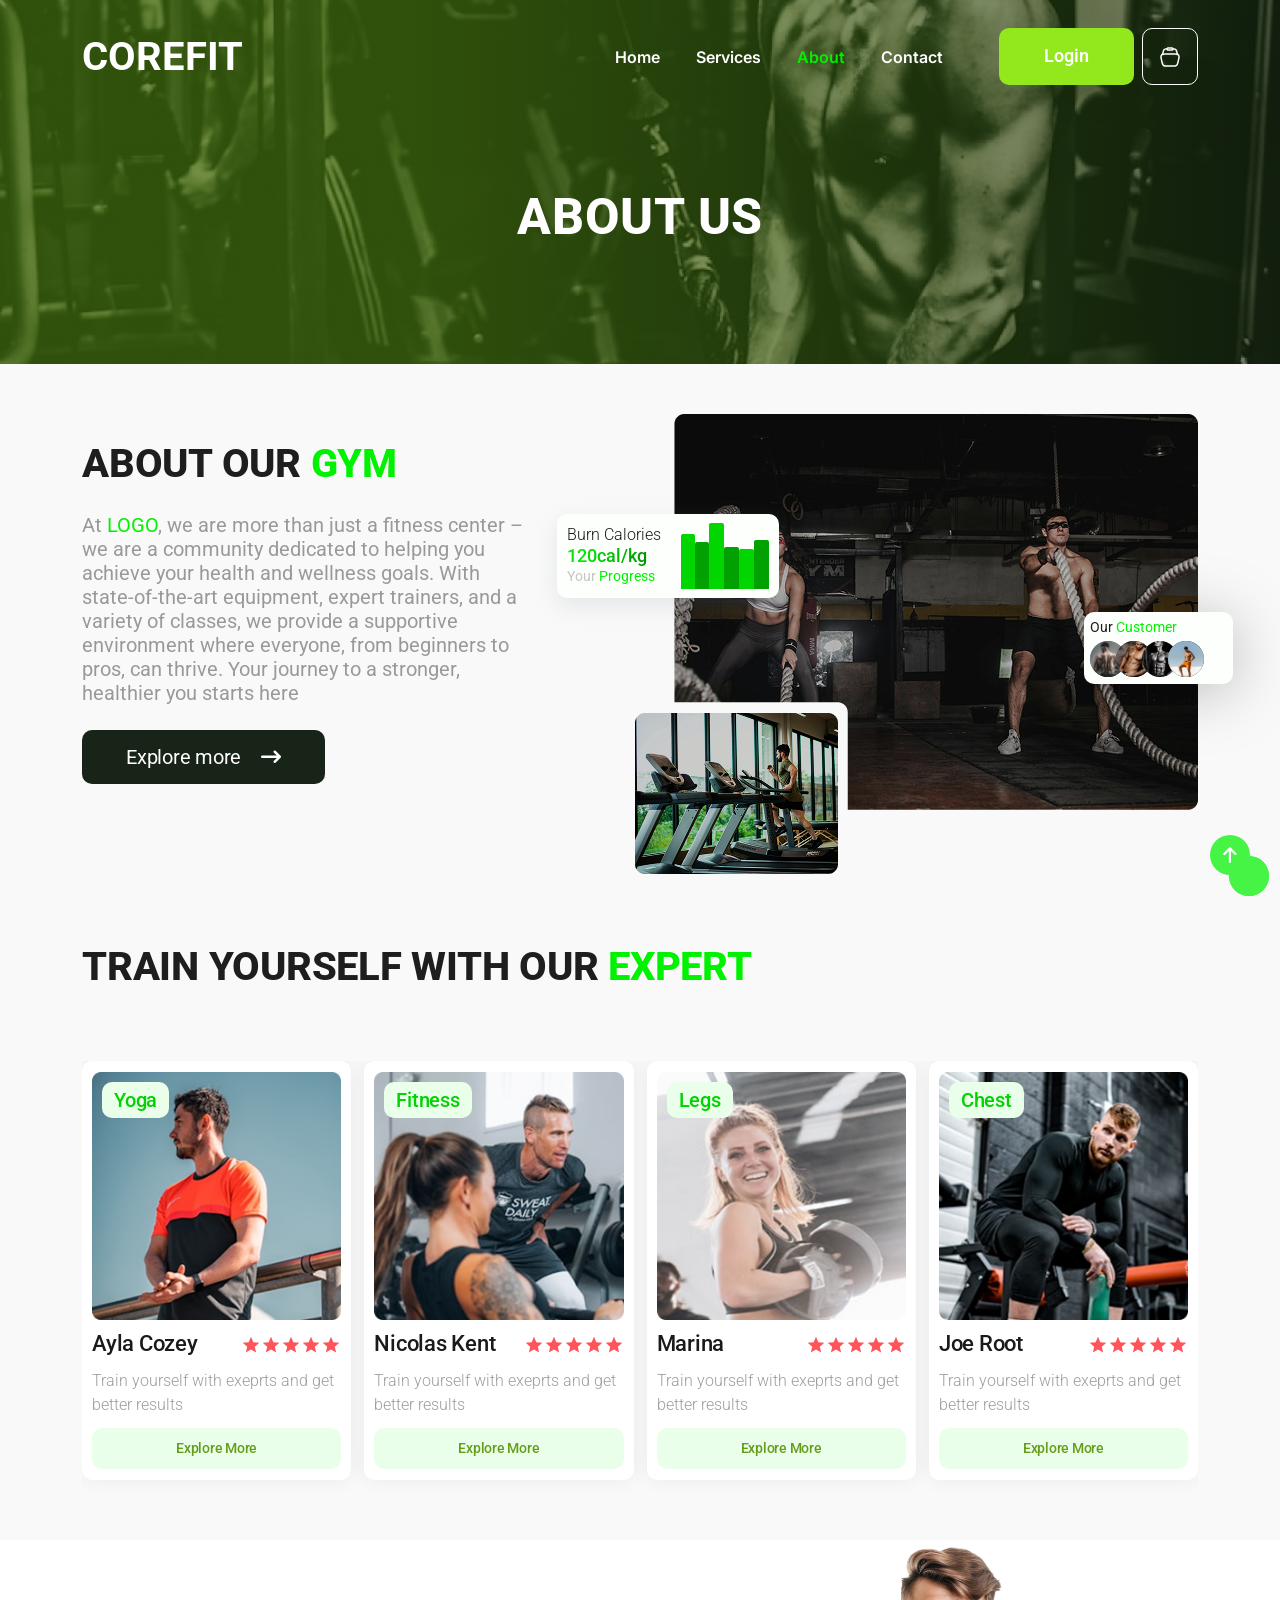
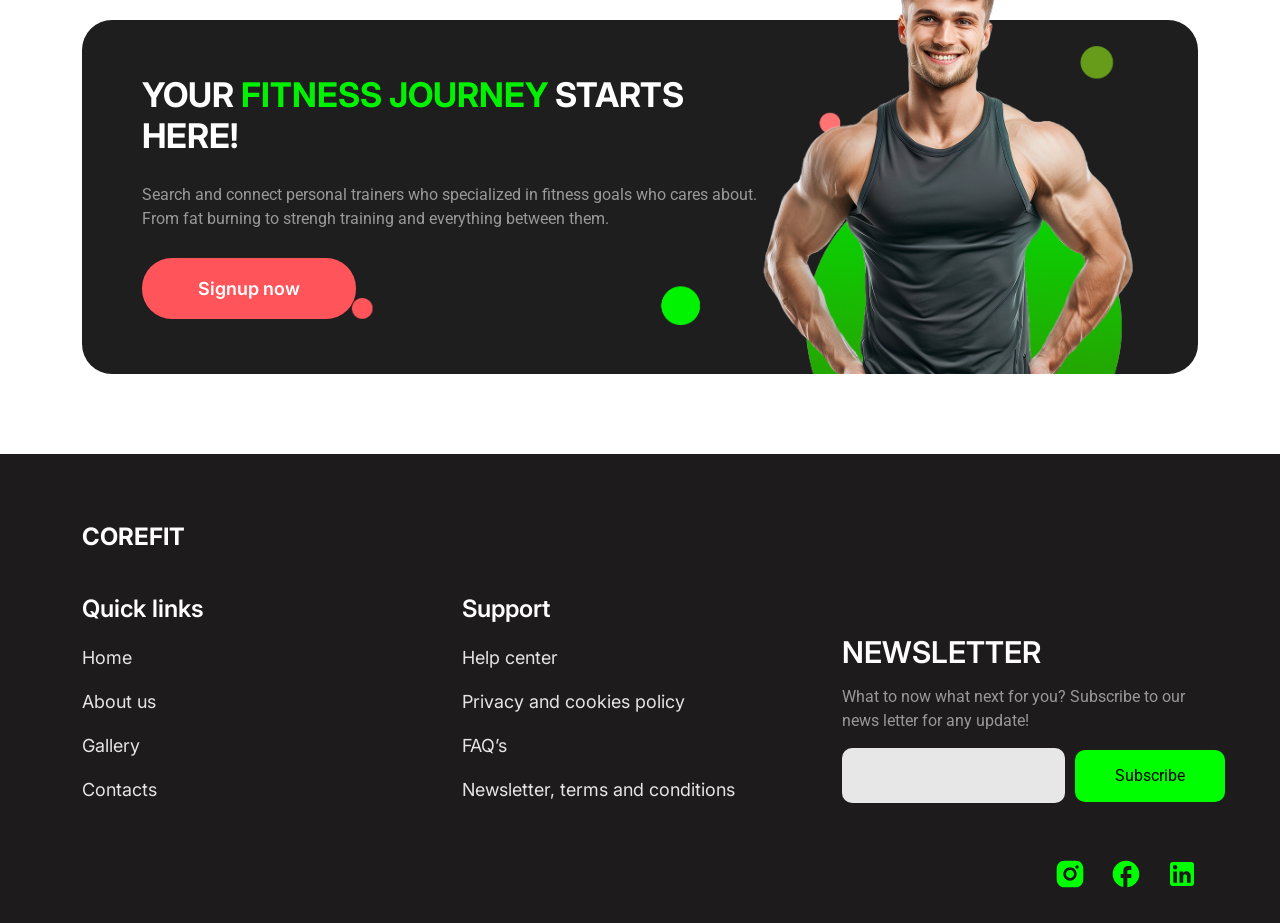
<file: about-us.html>
<!DOCTYPE html>
<html lang="en-US">
    <head>
        <!-- Meta setup -->
        <meta charset="UTF-8">
        <meta http-equiv="X-UA-Compatible" content="IE=edge">
        <meta name="viewport" content="width=device-width, initial-scale=1, shrink-to-fit=no">
        <meta name="keywords" content="">
        <meta name="decription" content="">
        <!-- Title -->
        <title>About Us</title>
        <!-- Fav Icon -->
        <link rel="icon" href="images/favicon.ico">
        <!-- Include Bootstrap -->
        <link rel="stylesheet" href="css/bootstrap.css">
        <!-- fontawsome css file  -->
        <link rel="stylesheet" href="css/all.min.css">
        <!-- slider css file  -->
        <link rel="stylesheet" href="css/swiper-bundle.min.css">
        <!-- Main StyleSheet -->
        <link rel="stylesheet" href="css/style.css">
        <!-- Responsive CSS -->
        <link rel="stylesheet" href="css/responsive.css">
    </head>
    <body>
        
        <!--[if lte IE 9]>
            <p class="browserupgrade">You are using an <strong>outdated</strong> browser. Please <a href="https://browsehappy.com/">upgrade your browser</a> to improve your experience and security.</p>
        <![endif]-->
        
        <!-- header area start hare  -->
        <header class="site-header">
            <!-- navbar style start hare  -->
            <nav class="navbar navbar-expand-lg">
                <div class="container">
                    <a class="navbar-brand" href="index.html">CoreFit</a>
                    <button class="navbar-toggler-btn d-lg-none" type="button" data-bs-toggle="offcanvas" data-bs-target="#offcanvasNav">
                        <svg xmlns="http://www.w3.org/2000/svg" width="24" height="24" viewBox="0 0 24 24" fill="none">
                            <path d="M4 18H20C20.55 18 21 17.55 21 17C21 16.45 20.55 16 20 16H4C3.45 16 3 16.45 3 17C3 17.55 3.45 18 4 18ZM4 13H20C20.55 13 21 12.55 21 12C21 11.45 20.55 11 20 11H4C3.45 11 3 11.45 3 12C3 12.55 3.45 13 4 13ZM3 7C3 7.55 3.45 8 4 8H20C20.55 8 21 7.55 21 7C21 6.45 20.55 6 20 6H4C3.45 6 3 6.45 3 7Z" fill="white" />
                        </svg>
                    </button>
                    <div class="offcanvas offcanvas-start ms-auto" tabindex="-1" id="offcanvasNav">
                        <div class="offcanvas-header">
                            <h5 class="offcanvas-title">CoreFit</h5>
                            <button type="button" class="nav-btn-close" data-bs-dismiss="offcanvas">
                                <i class="fa-solid fa-xmark"></i>
                            </button>
                        </div>
                        <div class="offcanvas-body ms-lg-auto me-lg-5">
                            <ul class="navbar-nav">
                                <li class="nav-item">
                                    <a class="nav-link" href="index.html">Home</a>
                                </li>
                                <li class="nav-item">
                                    <a class="nav-link" href="gallery.html">Services</a>
                                </li>
                                <li class="nav-item">
                                    <a class="nav-link active" href="about-us.html">About</a>
                                </li>
                                <li class="nav-item">
                                    <a class="nav-link" href="contact-us.html">Contact</a>
                                </li>
                            </ul>
                            <div class="d-lg-none mt-3">
                                <button class="action-btn bg-color-secondery">Login</button>
                                <button class="cart-btn">
                                    <a href="view-cart.html"><img src="images/solar_cart-outline.svg" alt=""></a>
                                </button>
                            </div>
                        </div>
                    </div>
                    <div class="d-none d-lg-flex gap-2">
                        <button class="action-btn bg-color-secondery">Login</button>
                        <a href="view-cart.html">
                            <button class="cart-btn">
                                <img src="images/solar_cart-outline.svg" alt="">
                            </button>
                        </a>
                    </div>
                </div>
            </nav>
        </header>
        <!-- site header end hare  -->
        <!-- about us hero start hare  -->
        <section class="about-us-hero">
            <div class="container">
                <div class="hero-wrapper">
                    <div class="hero-title text-center w-100 d-flex align-items-center justify-content-center">
                        <h2>About us</h2>
                    </div>
                </div>
            </div>
        </section>
        <!-- home hero section end hare  -->
        <!-- fitness goal section start hare  -->
        <section class="fitness-goal-section about-us-section">
            <div class="container">
                <div class="fitness-goal-wrapper">
                    <div class="row align-items-center">
                        <div class="col-lg-5">
                            <div class="fitness-left-card">
                                <div class="section-top">
                                    <h2>About our <span>gym</span>
                                    </h2>
                                </div>
                                <div class="fitness-goal-text">
                                    <p>At <span>LOGO</span>, we are more than just a fitness center – we are a community dedicated to helping you achieve your health and wellness goals. With state-of-the-art equipment, expert trainers, and a variety of classes, we provide a supportive environment where everyone, from beginners to pros, can thrive. Your journey to a stronger, healthier you starts here </p>
                                </div>
                                <a class="explore-btn" href="#">
                                    <span>Explore more</span>
                                    <i class="fa-solid fa-arrow-right-long"></i>
                                </a>
                            </div>
                        </div>
                        <div class="col-lg-7 mt-4 mt-md-5 mt-lg-0">
                            <div class="fitness-right-card text-end about-gym-card">
                                <img class="fitness-first-img" src="images/about-gym-img.png" alt="">
                                <img class="left-btm-img" src="images/about-gym-img2.png" alt="">
                                <div class="fitness-right-cnt">
                                    <div class="fitness-info">
                                        <h4>Burn Calories</h4>
                                        <h2>120cal/kg</h2>
                                        <p>Your <span>Progress</span>
                                        </p>
                                    </div>
                                    <img src="images/bar-line.svg" alt="">
                                </div>
                                <div class="about-our-customer">
                                    <h4>Our <span>Customer</span>
                                    </h4>
                                    <ul>
                                        <li>
                                            <img src="images/customer-img1.svg" alt="">
                                        </li>
                                        <li>
                                            <img src="images/customer-img2.svg" alt="">
                                        </li>
                                        <li>
                                            <img src="images/customer-img3.svg" alt="">
                                        </li>
                                        <li>
                                            <img src="images/customer-img4.svg" alt="">
                                        </li>
                                    </ul>
                                </div>
                            </div>
                        </div>
                    </div>
                </div>
            </div>
        </section>
        <!-- fitness goal section end hare  -->
        <!-- our expert section start hare  -->
        <section class="our-expert-section pb-0">
            <div class="container">
                <div class="section-top">
                    <h2>train yourself with our <span>expert</span>
                    </h2>
                </div>
                <div class="our-expert-wrapper about-us-trainer">
                    <div class="our-expert-slider">
                        <div class="swiper-wrapper">
                            <div class="swiper-slide">
                                <div class="our-expert-card">
                                    <div class="member-img">
                                        <a href="#">
                                            <img src="images/expert-membar1.png" alt="">
                                        </a>
                                        <div class="expert-category">
                                            <h4>Yoga </h4>
                                        </div>
                                    </div>
                                    <div class="mamber-info">
                                        <div class="member-name-rating">
                                            <h2>Ayla Cozey</h2>
                                            <ul>
                                                <li>
                                                    <img src="images/material-symbols_star.svg" alt="">
                                                </li>
                                                <li>
                                                    <img src="images/material-symbols_star.svg" alt="">
                                                </li>
                                                <li>
                                                    <img src="images/material-symbols_star.svg" alt="">
                                                </li>
                                                <li>
                                                    <img src="images/material-symbols_star.svg" alt="">
                                                </li>
                                                <li>
                                                    <img src="images/material-symbols_star.svg" alt="">
                                                </li>
                                            </ul>
                                        </div>
                                        <p>Train yourself with exeprts and get better results </p>
                                    </div>
                                    <div class="add-to-cart-btn">
                                        <button>
                                            <span>Explore More</span>
                                        </button>
                                    </div>
                                </div>
                            </div>
                            <div class="swiper-slide">
                                <div class="our-expert-card">
                                    <div class="member-img">
                                        <a href="#">
                                            <img src="images/expert-membar2.png" alt="">
                                        </a>
                                        <div class="expert-category">
                                            <h4>Fitness</h4>
                                        </div>
                                    </div>
                                    <div class="mamber-info">
                                        <div class="member-name-rating">
                                            <h2>Nicolas Kent</h2>
                                            <ul>
                                                <li>
                                                    <img src="images/material-symbols_star.svg" alt="">
                                                </li>
                                                <li>
                                                    <img src="images/material-symbols_star.svg" alt="">
                                                </li>
                                                <li>
                                                    <img src="images/material-symbols_star.svg" alt="">
                                                </li>
                                                <li>
                                                    <img src="images/material-symbols_star.svg" alt="">
                                                </li>
                                                <li>
                                                    <img src="images/material-symbols_star.svg" alt="">
                                                </li>
                                            </ul>
                                        </div>
                                        <p>Train yourself with exeprts and get better results </p>
                                    </div>
                                    <div class="add-to-cart-btn">
                                        <button>
                                            <span>Explore More</span>
                                        </button>
                                    </div>
                                </div>
                            </div>
                            <div class="swiper-slide">
                                <div class="our-expert-card">
                                    <div class="member-img">
                                        <a href="#">
                                            <img src="images/expert-membar3.png" alt="">
                                        </a>
                                        <div class="expert-category">
                                            <h4>Legs</h4>
                                        </div>
                                    </div>
                                    <div class="mamber-info">
                                        <div class="member-name-rating">
                                            <h2>Marina</h2>
                                            <ul>
                                                <li>
                                                    <img src="images/material-symbols_star.svg" alt="">
                                                </li>
                                                <li>
                                                    <img src="images/material-symbols_star.svg" alt="">
                                                </li>
                                                <li>
                                                    <img src="images/material-symbols_star.svg" alt="">
                                                </li>
                                                <li>
                                                    <img src="images/material-symbols_star.svg" alt="">
                                                </li>
                                                <li>
                                                    <img src="images/material-symbols_star.svg" alt="">
                                                </li>
                                            </ul>
                                        </div>
                                        <p>Train yourself with exeprts and get better results </p>
                                    </div>
                                    <div class="add-to-cart-btn">
                                        <button>
                                            <span>Explore More</span>
                                        </button>
                                    </div>
                                </div>
                            </div>
                            <div class="swiper-slide">
                                <div class="our-expert-card">
                                    <div class="member-img">
                                        <a href="#">
                                            <img src="images/expert-membar4.png" alt="">
                                        </a>
                                        <div class="expert-category">
                                            <h4>Chest</h4>
                                        </div>
                                    </div>
                                    <div class="mamber-info">
                                        <div class="member-name-rating">
                                            <h2>Joe Root</h2>
                                            <ul>
                                                <li>
                                                    <img src="images/material-symbols_star.svg" alt="">
                                                </li>
                                                <li>
                                                    <img src="images/material-symbols_star.svg" alt="">
                                                </li>
                                                <li>
                                                    <img src="images/material-symbols_star.svg" alt="">
                                                </li>
                                                <li>
                                                    <img src="images/material-symbols_star.svg" alt="">
                                                </li>
                                                <li>
                                                    <img src="images/material-symbols_star.svg" alt="">
                                                </li>
                                            </ul>
                                        </div>
                                        <p>Train yourself with exeprts and get better results </p>
                                    </div>
                                    <div class="add-to-cart-btn">
                                        <button>
                                            <span>Explore More</span>
                                        </button>
                                    </div>
                                </div>
                            </div>
                        </div>
                        <!-- pagination  -->
                        <div class="exper-slider-pagination"></div>
                    </div>
                </div>
            </div>
        </section>
        <!-- our expert section end hare  -->
        <!-- fitness journey section start hare  -->
        <section class="fitness-journey-section">
            <div class="container">
                <div class="fitness-journey-wrapper">
                    <div class="fitness-journey-content">
                        <h2>Your <span>fitness journey</span> starts here! </h2>
                        <p>Search and connect personal trainers who specialized in fitness goals who cares about. From fat burning to strengh training and everything between them.</p>
                        <div class="sign-up-btn">
                            <a href="#">Signup now</a>
                        </div>
                    </div>
                    <div class="fitness-journey-img">
                        <img src="images/fitness-journey-img.png" alt="">
                    </div>
                </div>
            </div>
        </section>
        <!-- fitness journey section end hare  -->
        <!-- site footer start hare  -->
        <footer class="site-footer">
            <div class="container">
                <div class="footer-wrapper">
                    <div class="footer-logo">
                        <a href="#">CoreFit</a>
                    </div>
                    <div class="row">
                        <div class="col-lg-4 col-6 mt-5 mt-lg-0 order-2 order-lg-1">
                            <div class="footer-block">
                                <h4>Quick links</h4>
                                <ul>
                                    <li>
                                        <a href="#">Home</a>
                                    </li>
                                    <li>
                                        <a href="#">About us</a>
                                    </li>
                                    <li>
                                        <a href="#">Gallery</a>
                                    </li>
                                    <li>
                                        <a href="#">Contacts</a>
                                    </li>
                                </ul>
                            </div>
                        </div>
                        <div class="col-lg-4 col-6 order-3 mt-5 mt-lg-0 order-lg-2">
                            <div class="footer-block">
                                <h4>Support</h4>
                                <ul>
                                    <li>
                                        <a href="#">Help center</a>
                                    </li>
                                    <li>
                                        <a href="#">Privacy and cookies policy</a>
                                    </li>
                                    <li>
                                        <a href="#">FAQ’s</a>
                                    </li>
                                    <li>
                                        <a href="#">Newsletter, terms and conditions</a>
                                    </li>
                                </ul>
                            </div>
                        </div>
                        <div class="col-lg-4 mt-auto order-1 order-lg-3">
                            <div class="footer-news-latter">
                                <h4>Newsletter</h4>
                                <p>What to now what next for you? Subscribe to our news letter for any update!</p>
                                <form action="">
                                    <input type="email" required>
                                    <button type="submit">Subscribe</button>
                                </form>
                            </div>
                        </div>
                    </div>
                    <div class="footer-social">
                        <ul>
                            <li>
                                <a href="#">
                                    <img src="images/ri_instagram-fill.svg" alt="">
                                </a>
                            </li>
                            <li>
                                <a href="#">
                                    <img src="images/ic_round-facebook.svg" alt="">
                                </a>
                            </li>
                            <li>
                                <a href="#">
                                    <img src="images/mdi_linkedin.svg" alt="">
                                </a>
                            </li>
                        </ul>
                    </div>
                </div>
            </div>
        </footer>
        <!-- Footer end hare  -->

        
        <!-- Main jQuery -->
        <script src="js/jquery-3.4.1.min.js"></script>
        <!-- Bootstrap jQuery -->
        <script src="js/bootstrap.bundle.min.js"></script>
        <!-- slider js  -->
        <script src="js/swiper-bundle.min.js"></script>
        <!-- Custom jQuery -->
        <script src="js/scripts.js"></script>
        <!-- Scroll-Top button -->
        <a href="#" class="scrolltotop" style="display: none;">
            <i class="fa-solid fa-arrow-up" aria-hidden="true"></i>
            <span class="pluse"></span>
            <span class="pluse2"></span>
        </a>
    </body>
</html>
</file>
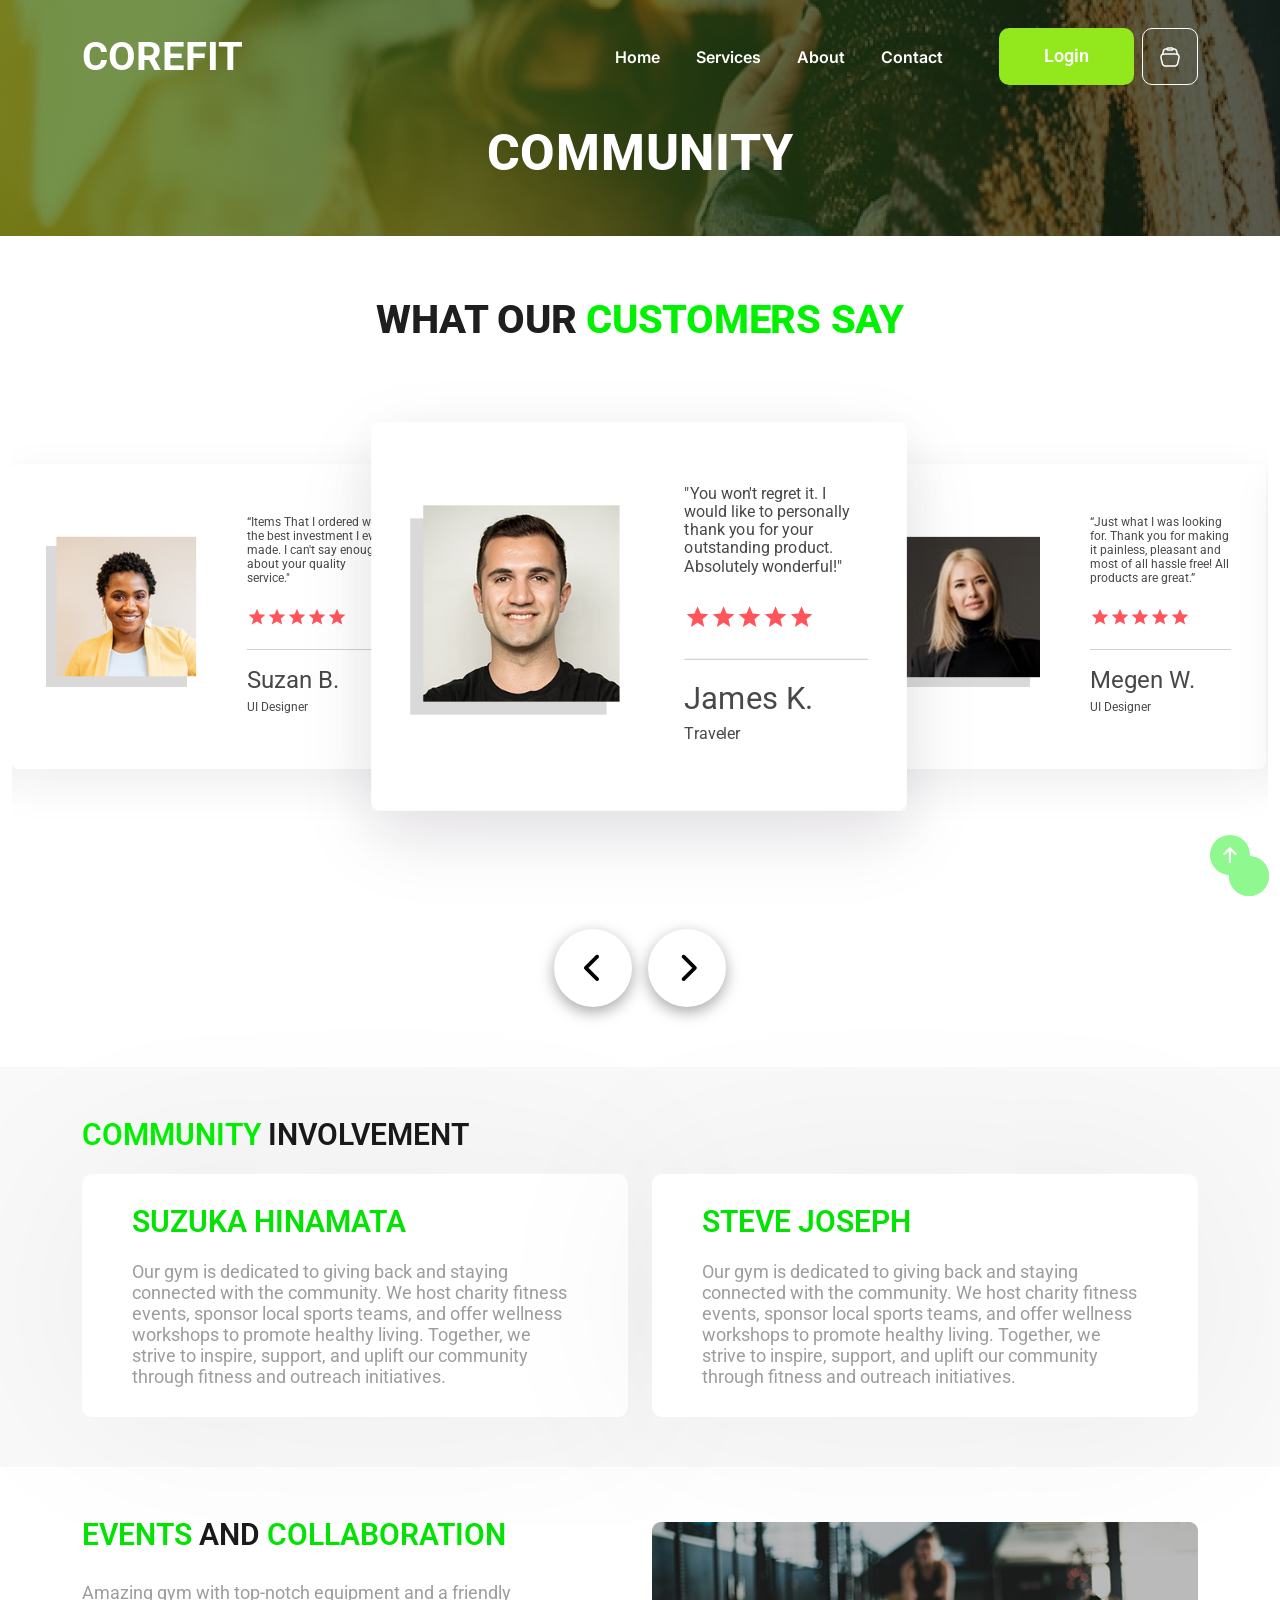
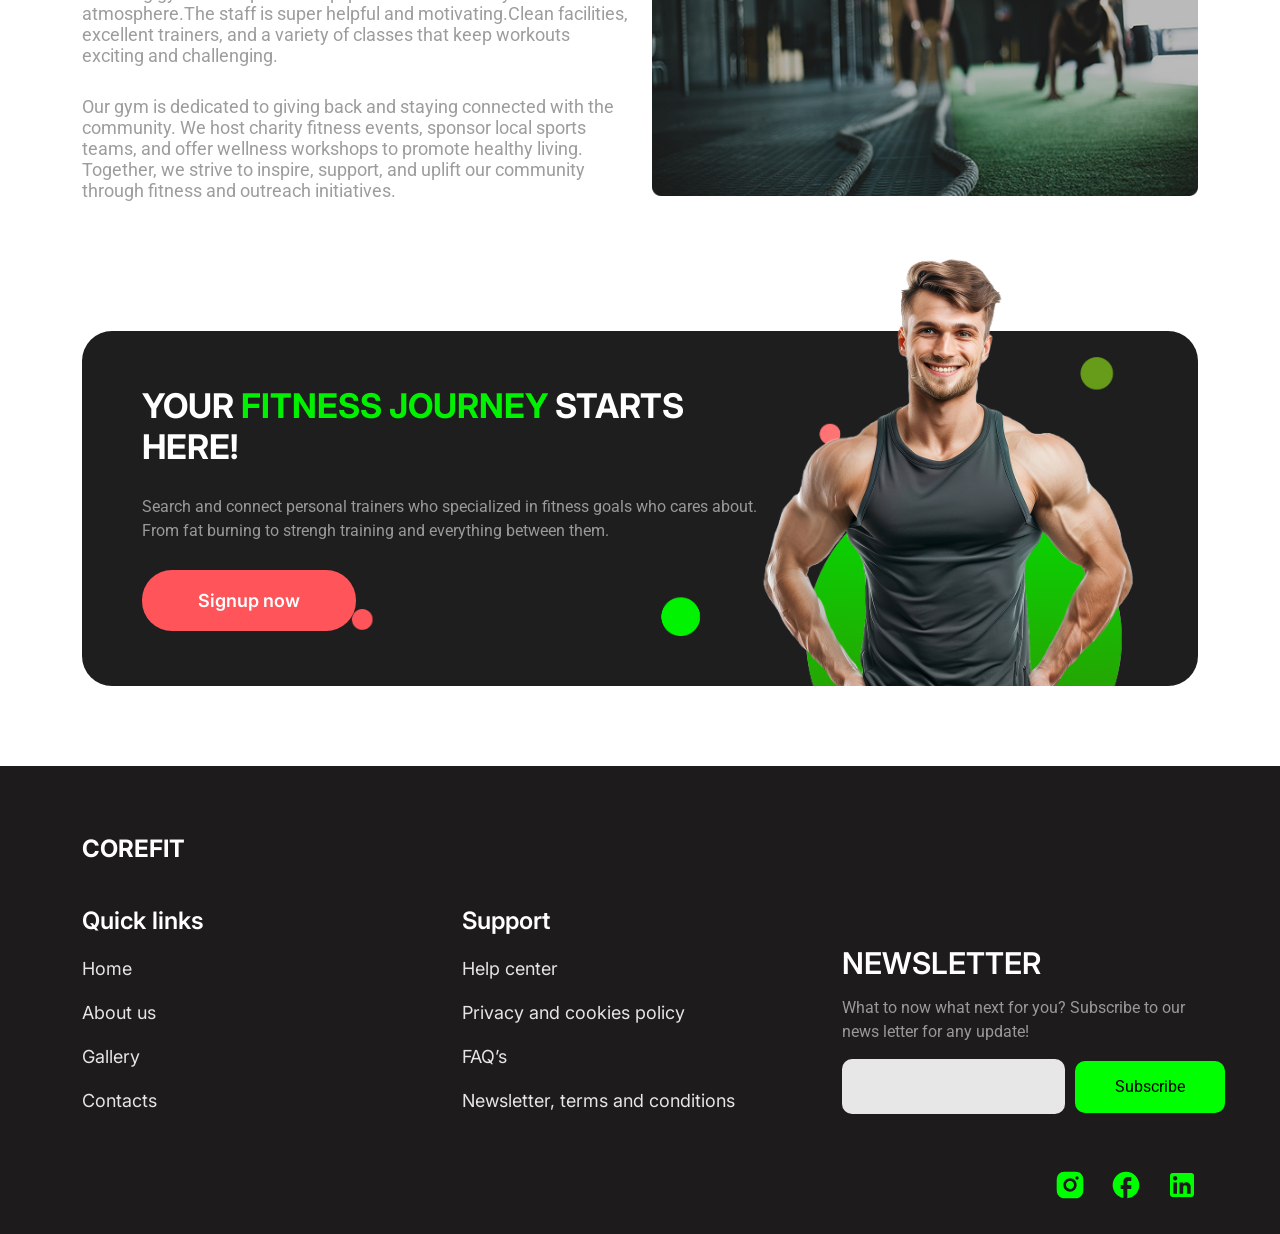
<file: Community.html>
<!DOCTYPE html>
<html lang="en-US">
    <head>
        <!-- Meta setup -->
        <meta charset="UTF-8">
        <meta http-equiv="X-UA-Compatible" content="IE=edge">
        <meta name="viewport" content="width=device-width, initial-scale=1, shrink-to-fit=no">
        <meta name="keywords" content="">
        <meta name="decription" content="">
        <!-- Title -->
        <title>Community</title>
        <!-- Fav Icon -->
        <link rel="icon" href="images/favicon.ico">
        <!-- Include Bootstrap -->
        <link rel="stylesheet" href="css/bootstrap.css">
        <!-- fontawsome css file  -->
        <link rel="stylesheet" href="css/all.min.css">
        <!-- slider css file  -->
        <link rel="stylesheet" href="https://cdnjs.cloudflare.com/ajax/libs/OwlCarousel2/2.3.4/assets/owl.carousel.min.css">
        <link rel="stylesheet" href="css/swiper-bundle.min.css">
        <!-- Main StyleSheet -->
        <link rel="stylesheet" href="css/style.css">
        <!-- Responsive CSS -->
        <link rel="stylesheet" href="css/responsive.css">
    </head>
    <body>
        
        <!--[if lte IE 9]>
            <p class="browserupgrade">You are using an <strong>outdated</strong> browser. Please <a href="https://browsehappy.com/">upgrade your browser</a> to improve your experience and security.</p>
        <![endif]-->

        <!-- header area start hare  -->
        <header class="site-header">
            <!-- navbar style start hare  -->
            <nav class="navbar navbar-expand-lg">
                <div class="container">
                    <a class="navbar-brand" href="index.html">CoreFit</a>
                    <button class="navbar-toggler-btn d-lg-none" type="button" data-bs-toggle="offcanvas" data-bs-target="#offcanvasNav">
                        <svg xmlns="http://www.w3.org/2000/svg" width="24" height="24" viewBox="0 0 24 24" fill="none">
                            <path d="M4 18H20C20.55 18 21 17.55 21 17C21 16.45 20.55 16 20 16H4C3.45 16 3 16.45 3 17C3 17.55 3.45 18 4 18ZM4 13H20C20.55 13 21 12.55 21 12C21 11.45 20.55 11 20 11H4C3.45 11 3 11.45 3 12C3 12.55 3.45 13 4 13ZM3 7C3 7.55 3.45 8 4 8H20C20.55 8 21 7.55 21 7C21 6.45 20.55 6 20 6H4C3.45 6 3 6.45 3 7Z" fill="white" />
                        </svg>
                    </button>
                    <div class="offcanvas offcanvas-start ms-auto" tabindex="-1" id="offcanvasNav">
                        <div class="offcanvas-header">
                            <h5 class="offcanvas-title">CoreFit</h5>
                            <button type="button" class="nav-btn-close" data-bs-dismiss="offcanvas">
                                <i class="fa-solid fa-xmark"></i>
                            </button>
                        </div>
                        <div class="offcanvas-body ms-lg-auto me-lg-5">
                            <ul class="navbar-nav">
                                <li class="nav-item">
                                    <a class="nav-link" href="index.html">Home</a>
                                </li>
                                <li class="nav-item">
                                    <a class="nav-link" href="gallery.html">Services</a>
                                </li>
                                <li class="nav-item">
                                    <a class="nav-link" href="about-us.html">About</a>
                                </li>
                                <li class="nav-item">
                                    <a class="nav-link" href="contact-us.html">Contact</a>
                                </li>
                            </ul>
                            <div class="d-lg-none mt-3">
                                <button class="action-btn bg-color-secondery">Login</button>
                                <button class="cart-btn">
                                    <a href="view-cart.html"><img src="images/solar_cart-outline.svg" alt=""></a>
                                </button>
                            </div>
                        </div>
                    </div>
                    <div class="d-none d-lg-flex gap-2">
                        <button class="action-btn bg-color-secondery">Login</button>
                        <a href="view-cart.html">
                            <button class="cart-btn">
                                <img src="images/solar_cart-outline.svg" alt="">
                            </button>
                        </a>
                    </div>
                </div>
            </nav>
        </header>
        <!-- site header end hare  -->
        <!-- community hero start hare  -->
        <section class="community-hero">
            <div class="container">
                <div class="hero-wrapper">
                    <div class="hero-title text-center w-100 d-flex align-items-center justify-content-center">
                        <h2>Community</h2>
                    </div>
                </div>
            </div>
        </section>
        <!-- community hero section end hare  -->
        <!-- client review section start hare -->
        <section class="client-review-section">
            <div class="container-fluid">
                <div class="client-review-wrapper">
                    <div class="section-top text-center">
                        <h2>What our <span>customers say</span>
                        </h2>
                    </div>
                    <div class="client-review-slider owl-carousel owl-theme">
                        <div class="review-slide">
                            <div class="review-card">
                                <div class="client-img">
                                    <img src="images/client-img2.png" alt="">
                                </div>
                                <div class="client-review">
                                    <p>"You won't regret it. I would like to personally thank you for your outstanding product. Absolutely wonderful!"</p>
                                    <ul class="d-flex align-items-center">
                                        <li>
                                            <img src="images/material-symbols_star.svg" alt="">
                                        </li>
                                        <li>
                                            <img src="images/material-symbols_star.svg" alt="">
                                        </li>
                                        <li>
                                            <img src="images/material-symbols_star.svg" alt="">
                                        </li>
                                        <li>
                                            <img src="images/material-symbols_star.svg" alt="">
                                        </li>
                                        <li>
                                            <img src="images/material-symbols_star.svg" alt="">
                                        </li>
                                    </ul>
                                    <hr>
                                    <h2>James K.</h2>
                                    <span>Traveler</span>
                                </div>
                            </div>
                        </div>
                        <div class="review-slide">
                            <div class="review-card">
                                <div class="client-img">
                                    <img src="images/client-img3.png" alt="">
                                </div>
                                <div class="client-review">
                                    <p>“Just what I was looking for. Thank you for making it painless, pleasant and most of all hassle free! All products are great.”</p>
                                    <ul class="d-flex align-items-center">
                                        <li>
                                            <img src="images/material-symbols_star.svg" alt="">
                                        </li>
                                        <li>
                                            <img src="images/material-symbols_star.svg" alt="">
                                        </li>
                                        <li>
                                            <img src="images/material-symbols_star.svg" alt="">
                                        </li>
                                        <li>
                                            <img src="images/material-symbols_star.svg" alt="">
                                        </li>
                                        <li>
                                            <img src="images/material-symbols_star.svg" alt="">
                                        </li>
                                    </ul>
                                    <hr>
                                    <h2>Megen W.</h2>
                                    <span>UI Designer</span>
                                </div>
                            </div>
                        </div>
                        <div class="review-slide">
                            <div class="review-card">
                                <div class="client-img">
                                    <img src="images/client-img.png" alt="">
                                </div>
                                <div class="client-review">
                                    <p>“Items That I ordered were the best investment I ever made. I can't say enough about your quality service."</p>
                                    <ul class="d-flex align-items-center">
                                        <li>
                                            <img src="images/material-symbols_star.svg" alt="">
                                        </li>
                                        <li>
                                            <img src="images/material-symbols_star.svg" alt="">
                                        </li>
                                        <li>
                                            <img src="images/material-symbols_star.svg" alt="">
                                        </li>
                                        <li>
                                            <img src="images/material-symbols_star.svg" alt="">
                                        </li>
                                        <li>
                                            <img src="images/material-symbols_star.svg" alt="">
                                        </li>
                                    </ul>
                                    <hr>
                                    <h2>Suzan B.</h2>
                                    <span>UI Designer</span>
                                </div>
                            </div>
                        </div>
                    </div>
                    <div class="client-slider-btn d-flex align-items-center justify-content-center gap-3">
                        <button class="prev-btn" id="prevBtn">
                            <i class="fa-solid fa-chevron-left"></i>
                        </button>
                        <button class="next-btn" id="nextBtn">
                            <i class="fa-solid fa-chevron-right"></i>
                        </button>
                    </div>
                </div>
            </div>
        </section>
        <!-- client review section end hare  -->
        <!-- community involvement section start hare  -->
        <section class="community-involvement">
            <div class="container">
                <div class="community-involvement-wrapper">
                    <h2>
                        <span>community</span> involvement
                    </h2>
                    <div class="com-invol-content">
                        <div class="row">
                            <div class="col-lg-6">
                                <div class="community-card">
                                    <h4>SUZUKA HINAMATA</h4>
                                    <p>Our gym is dedicated to giving back and staying connected with the community. We host charity fitness events, sponsor local sports teams, and offer wellness workshops to promote healthy living. Together, we strive to inspire, support, and uplift our community through fitness and outreach initiatives.</p>
                                </div>
                            </div>
                            <div class="col-lg-6 d-none d-lg-block">
                                <div class="community-card">
                                    <h4>Steve joseph</h4>
                                    <p>Our gym is dedicated to giving back and staying connected with the community. We host charity fitness events, sponsor local sports teams, and offer wellness workshops to promote healthy living. Together, we strive to inspire, support, and uplift our community through fitness and outreach initiatives.</p>
                                </div>
                            </div>
                        </div>
                    </div>
                </div>
            </div>
        </section>
        <!-- community involvement section end hare  -->
        <!-- event section start hare  -->
        <section class="event-section">
            <div class="container">
                <div class="event-wrapper">
                    <div class="row align-items-center">
                        <div class="col-lg-6">
                            <div class="event-content">
                                <h2>Events <span>and</span> collaboration </h2>
                                <p>Amazing gym with top-notch equipment and a friendly atmosphere.The staff is super helpful and motivating.Clean facilities, excellent trainers, and a variety of classes that keep workouts exciting and challenging.</p>
                                <p>Our gym is dedicated to giving back and staying connected with the community. We host charity fitness events, sponsor local sports teams, and offer wellness workshops to promote healthy living. Together, we strive to inspire, support, and uplift our community through fitness and outreach initiatives.</p>
                            </div>
                        </div>
                        <div class="col-lg-6 mt-4 mt-lg-0">
                            <div class="event-img">
                                <img src="images/event-img.png" alt="">
                            </div>
                        </div>
                    </div>
                </div>
            </div>
        </section>
        <!-- fitness journey section start hare  -->
        <section class="fitness-journey-section">
            <div class="container">
                <div class="fitness-journey-wrapper">
                    <div class="fitness-journey-content">
                        <h2>Your <span>fitness journey</span> starts here! </h2>
                        <p>Search and connect personal trainers who specialized in fitness goals who cares about. From fat burning to strengh training and everything between them.</p>
                        <div class="sign-up-btn">
                            <a href="#">Signup now</a>
                        </div>
                    </div>
                    <div class="fitness-journey-img">
                        <img src="images/fitness-journey-img.png" alt="">
                    </div>
                </div>
            </div>
        </section>
        <!-- fitness journey section end hare  -->
        <!-- site footer start hare  -->
        <footer class="site-footer">
            <div class="container">
                <div class="footer-wrapper">
                    <div class="footer-logo">
                        <a href="#">CoreFit</a>
                    </div>
                    <div class="row">
                        <div class="col-lg-4 col-6 mt-5 mt-lg-0 order-2 order-lg-1">
                            <div class="footer-block">
                                <h4>Quick links</h4>
                                <ul>
                                    <li>
                                        <a href="#">Home</a>
                                    </li>
                                    <li>
                                        <a href="#">About us</a>
                                    </li>
                                    <li>
                                        <a href="#">Gallery</a>
                                    </li>
                                    <li>
                                        <a href="#">Contacts</a>
                                    </li>
                                </ul>
                            </div>
                        </div>
                        <div class="col-lg-4 col-6 order-3 mt-5 mt-lg-0 order-lg-2">
                            <div class="footer-block">
                                <h4>Support</h4>
                                <ul>
                                    <li>
                                        <a href="#">Help center</a>
                                    </li>
                                    <li>
                                        <a href="#">Privacy and cookies policy</a>
                                    </li>
                                    <li>
                                        <a href="#">FAQ’s</a>
                                    </li>
                                    <li>
                                        <a href="#">Newsletter, terms and conditions</a>
                                    </li>
                                </ul>
                            </div>
                        </div>
                        <div class="col-lg-4 mt-auto order-1 order-lg-3">
                            <div class="footer-news-latter">
                                <h4>Newsletter</h4>
                                <p>What to now what next for you? Subscribe to our news letter for any update!</p>
                                <form action="">
                                    <input type="email" required>
                                    <button type="submit">Subscribe</button>
                                </form>
                            </div>
                        </div>
                    </div>
                    <div class="footer-social">
                        <ul>
                            <li>
                                <a href="#">
                                    <img src="images/ri_instagram-fill.svg" alt="">
                                </a>
                            </li>
                            <li>
                                <a href="#">
                                    <img src="images/ic_round-facebook.svg" alt="">
                                </a>
                            </li>
                            <li>
                                <a href="#">
                                    <img src="images/mdi_linkedin.svg" alt="">
                                </a>
                            </li>
                        </ul>
                    </div>
                </div>
            </div>
        </footer>
        <!-- Footer end hare  -->


        <!-- Main jQuery -->
        <script src="js/jquery-3.4.1.min.js"></script>
        <script src="https://cdnjs.cloudflare.com/ajax/libs/OwlCarousel2/2.3.4/owl.carousel.min.js"></script>
        <!-- Bootstrap jQuery -->
        <script src="js/bootstrap.bundle.min.js"></script>
        <!-- Custom jQuery -->
        <script src="js/scripts.js"></script>
        <script>
            // client review slider js 
            $(".client-review-slider").owlCarousel({
                loop: true,
                margin: 10,
                nav: false,
                center: true,
                autoplay: false,
                autoplayTimeout: 2000,
                autoplayHoverPause: true,
                dots: false,
                responsive: {
                    0: {
                        items: 1
                    },
                    992: {
                        items: 2
                    },
                    1200: {
                        items: 3
                    }
                },
            });
            $("#nextBtn").click(function() {
                $(".client-review-slider").trigger("next.owl.carousel");
            });
            $("#prevBtn").click(function() {
                $(".client-review-slider").trigger("prev.owl.carousel");
            });
            // Disable Prev Button on First Slide
            $(".client-review-slider").on("changed.owl.carousel", function(event) {
                let currentIndex = event.item.index;
                let totalItems = event.item.count;
                $("#prevBtn").prop("disabled", currentIndex === 0);
                $("#nextBtn").prop("disabled", currentIndex === totalItems - 1);
            });
        </script>
        <!-- Scroll-Top button -->
        <a href="#" class="scrolltotop" style="display: none;">
            <i class="fa-solid fa-arrow-up" aria-hidden="true"></i>
            <span class="pluse"></span>
            <span class="pluse2"></span>
        </a>
    </body>
</html>
</file>
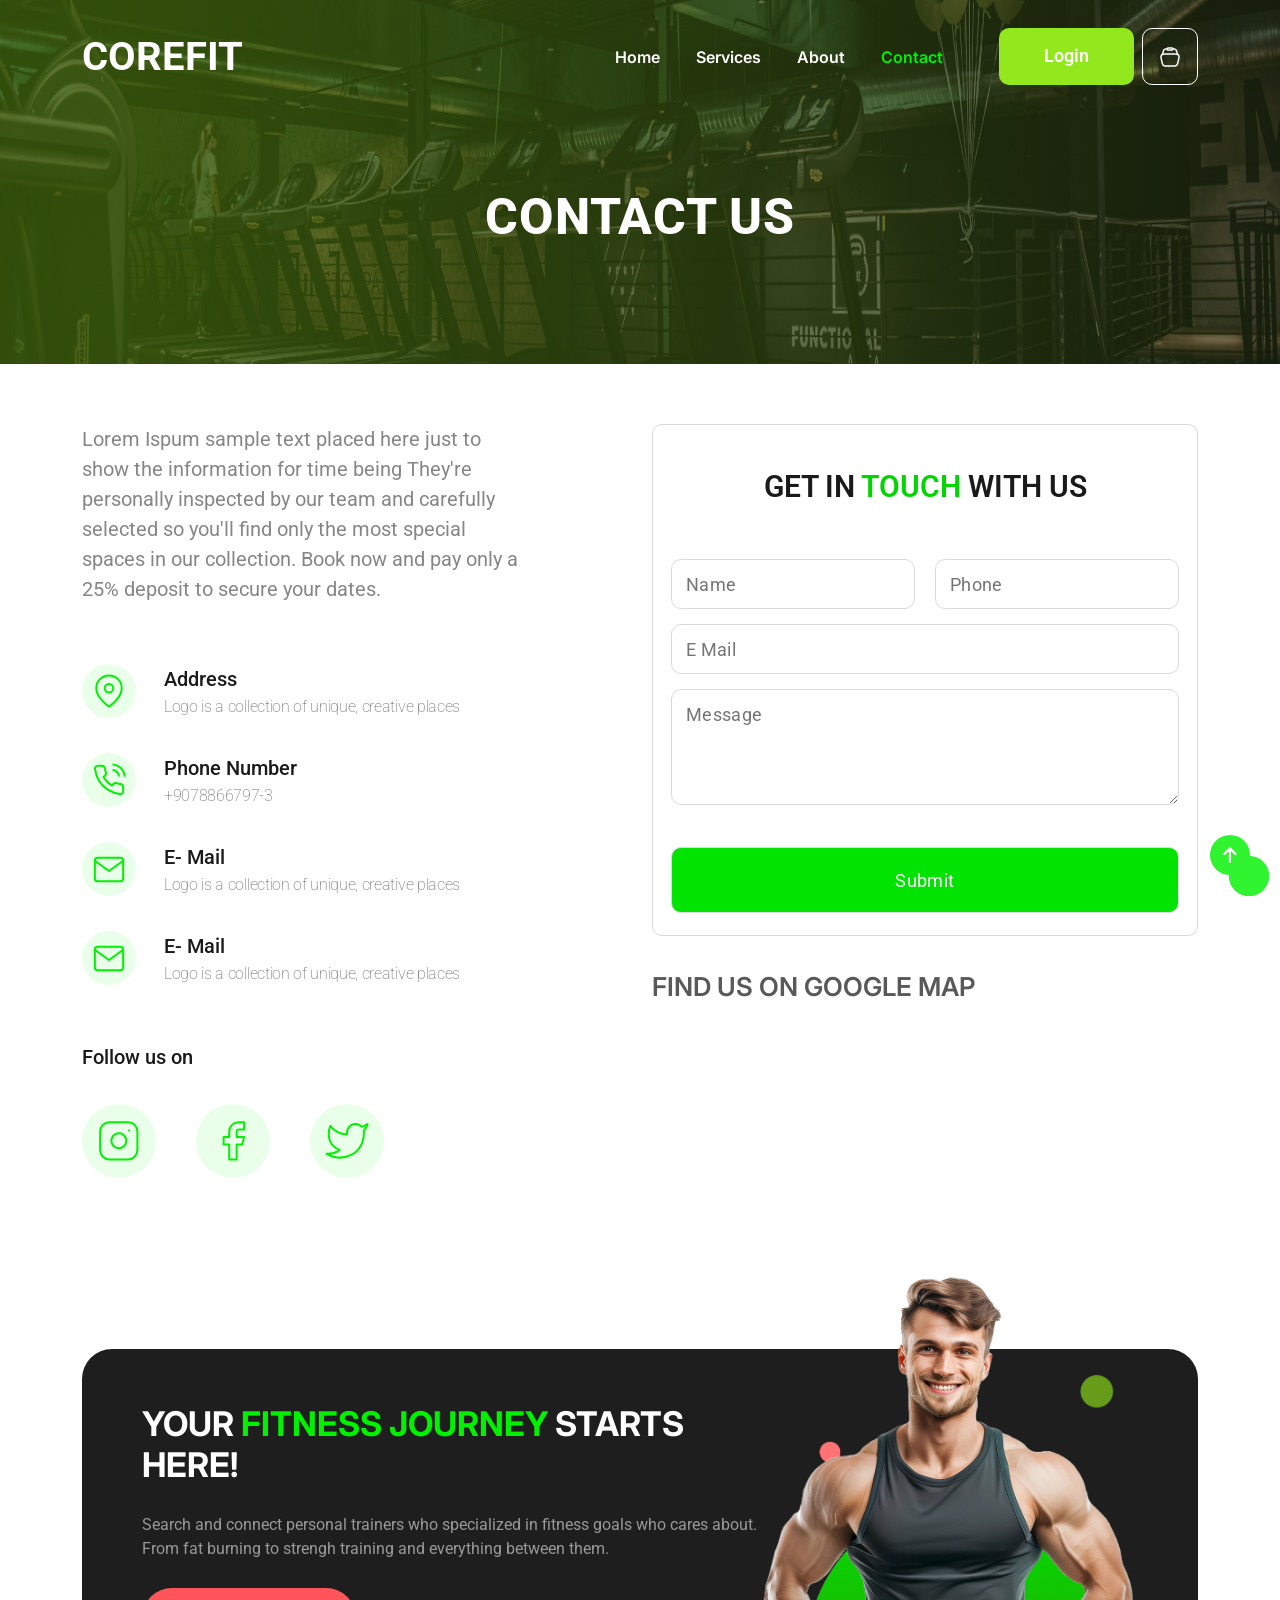
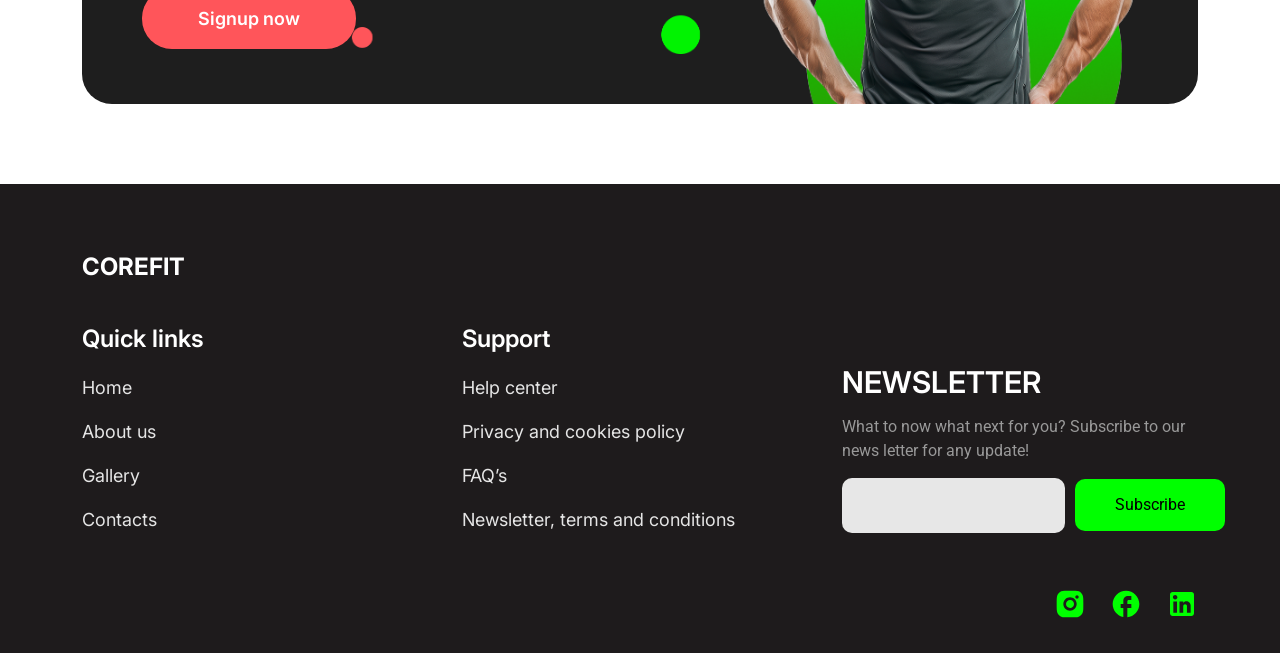
<file: contact-us.html>
<!DOCTYPE html>
<html lang="en-US">
    <head>
        <!-- Meta setup -->
        <meta charset="UTF-8">
        <meta http-equiv="X-UA-Compatible" content="IE=edge">
        <meta name="viewport" content="width=device-width, initial-scale=1, shrink-to-fit=no">
        <meta name="keywords" content="">
        <meta name="decription" content="">
        <!-- Title -->
        <title>Contact Page</title>
        <!-- Fav Icon -->
        <link rel="icon" href="images/favicon.ico">
        <!-- Include Bootstrap -->
        <link rel="stylesheet" href="css/bootstrap.css">
        <!-- fontawsome css file  -->
        <link rel="stylesheet" href="css/all.min.css">
        <!-- slider css file  -->
        <link rel="stylesheet" href="css/swiper-bundle.min.css">
        <!-- Main StyleSheet -->
        <link rel="stylesheet" href="css/style.css">
        <!-- Responsive CSS -->
        <link rel="stylesheet" href="css/responsive.css">
    </head>
    <body>
        
        <!--[if lte IE 9]>
            <p class="browserupgrade">You are using an <strong>outdated</strong> browser. Please <a href="https://browsehappy.com/">upgrade your browser</a> to improve your experience and security.</p>
        <![endif]-->
        
        <!-- header area start hare  -->
        <header class="site-header">
            <!-- navbar style start hare  -->
            <nav class="navbar navbar-expand-lg">
                <div class="container">
                    <a class="navbar-brand" href="index.html">CoreFit</a>
                    <button class="navbar-toggler-btn d-lg-none" type="button" data-bs-toggle="offcanvas" data-bs-target="#offcanvasNav">
                        <svg xmlns="http://www.w3.org/2000/svg" width="24" height="24" viewBox="0 0 24 24" fill="none">
                            <path d="M4 18H20C20.55 18 21 17.55 21 17C21 16.45 20.55 16 20 16H4C3.45 16 3 16.45 3 17C3 17.55 3.45 18 4 18ZM4 13H20C20.55 13 21 12.55 21 12C21 11.45 20.55 11 20 11H4C3.45 11 3 11.45 3 12C3 12.55 3.45 13 4 13ZM3 7C3 7.55 3.45 8 4 8H20C20.55 8 21 7.55 21 7C21 6.45 20.55 6 20 6H4C3.45 6 3 6.45 3 7Z" fill="white" />
                        </svg>
                    </button>
                    <div class="offcanvas offcanvas-start ms-auto" tabindex="-1" id="offcanvasNav">
                        <div class="offcanvas-header">
                            <h5 class="offcanvas-title">CoreFit</h5>
                            <button type="button" class="nav-btn-close" data-bs-dismiss="offcanvas">
                                <i class="fa-solid fa-xmark"></i>
                            </button>
                        </div>
                        <div class="offcanvas-body ms-lg-auto me-lg-5">
                            <ul class="navbar-nav">
                                <li class="nav-item">
                                    <a class="nav-link" href="index.html">Home</a>
                                </li>
                                <li class="nav-item">
                                    <a class="nav-link" href="gallery.html">Services</a>
                                </li>
                                <li class="nav-item">
                                    <a class="nav-link" href="about-us.html">About</a>
                                </li>
                                <li class="nav-item">
                                    <a class="nav-link active" href="contact-us.html">Contact</a>
                                </li>
                            </ul>
                            <div class="d-lg-none mt-3">
                                <button class="action-btn bg-color-secondery">Login</button>
                                <button class="cart-btn">
                                    <a href="view-cart.html"><img src="images/solar_cart-outline.svg" alt=""></a>
                                </button>
                            </div>
                        </div>
                    </div>
                    <div class="d-none d-lg-flex gap-2">
                        <button class="action-btn bg-color-secondery">Login</button>
                        <a href="view-cart.html">
                            <button class="cart-btn">
                                <img src="images/solar_cart-outline.svg" alt="">
                            </button>
                        </a>
                    </div>
                </div>
            </nav>
        </header>
        <!-- site header end hare  -->
        <!-- contact-us hero start hare  -->
        <section class="contact-us-hero-section">
            <div class="container">
                <div class="hero-wrapper">
                    <div class="hero-title text-center w-100 d-flex align-items-center justify-content-center">
                        <h2>Contact Us</h2>
                    </div>
                </div>
            </div>
        </section>
        <!-- home hero section end hare  -->
        <!-- contact us main content  -->
        <section class="contact-main-wrapper">
            <div class="container">
                <div class="row">
                    <div class="col-lg-6">
                        <div class="contact-left-card">
                            <h2 class="d-block d-lg-none">Get in <span>Touch</span> With Us </h2>
                            <p>Lorem Ispum sample text placed here just to show the information for time being They're personally inspected by our team and carefully selected so you'll find only the most special spaces in our collection. Book now and pay only a 25% deposit to secure your dates.</p>
                            <div class="our-content-info">
                                <ul>
                                    <li>
                                        <div class="contact-info-icon">
                                            <img src="images/map-pin.svg" alt="">
                                        </div>
                                        <div class="contact-info-cnt">
                                            <h4>Address </h4>
                                            <span>Logo is a collection of unique, creative places </span>
                                        </div>
                                    </li>
                                    <li>
                                        <div class="contact-info-icon">
                                            <img src="images/phone-call.svg" alt="">
                                        </div>
                                        <div class="contact-info-cnt">
                                            <h4>Phone Number </h4>
                                            <a href="tel:+9078866797-3">+9078866797-3</a>
                                        </div>
                                    </li>
                                    <li>
                                        <div class="contact-info-icon">
                                            <img src="images/mail.svg" alt="">
                                        </div>
                                        <div class="contact-info-cnt">
                                            <h4>E- Mail</h4>
                                            <a href="mailto:example@example.com">Logo is a collection of unique, creative places </a>
                                        </div>
                                    </li>
                                    <li>
                                        <div class="contact-info-icon">
                                            <img src="images/mail.svg" alt="">
                                        </div>
                                        <div class="contact-info-cnt">
                                            <h4>E- Mail</h4>
                                            <a href="mailto:example@example.com">Logo is a collection of unique, creative places </a>
                                        </div>
                                    </li>
                                </ul>
                            </div>
                            <div class="follow-us">
                                <h4>Follow us on</h4>
                                <ul>
                                    <li>
                                        <a href="#">
                                            <div class="social-icons">
                                                <svg xmlns="http://www.w3.org/2000/svg" width="46" height="46" viewBox="0 0 46 46" fill="none">
                                                    <path d="M32.085 4.14233H13.4566C8.31246 4.14233 4.14233 8.31246 4.14233 13.4566V32.085C4.14233 37.2292 8.31246 41.3993 13.4566 41.3993H32.085C37.2292 41.3993 41.3993 37.2292 41.3993 32.085V13.4566C41.3993 8.31246 37.2292 4.14233 32.085 4.14233Z" stroke="#02F102" stroke-width="2" stroke-linecap="round" stroke-linejoin="round" />
                                                    <path d="M30.2223 21.5972C30.4522 23.1475 30.1874 24.7309 29.4656 26.1221C28.7437 27.5132 27.6016 28.6414 26.2016 29.346C24.8016 30.0506 23.2151 30.2959 21.6677 30.0469C20.1203 29.7979 18.6909 29.0673 17.5826 27.9591C16.4744 26.8508 15.7438 25.4214 15.4948 23.874C15.2458 22.3266 15.4911 20.7401 16.1957 19.3401C16.9003 17.9401 18.0285 16.798 19.4197 16.0761C20.8108 15.3543 22.3942 15.0895 23.9445 15.3194C25.526 15.5539 26.99 16.2908 28.1205 17.4212C29.2509 18.5517 29.9878 20.0158 30.2223 21.5972Z" stroke="#02F102" stroke-width="2" stroke-linecap="round" stroke-linejoin="round" />
                                                    <path d="M33.0166 12.5251H33.0347" stroke="#02F102" stroke-width="2" stroke-linecap="round" stroke-linejoin="round" />
                                                </svg>
                                            </div>
                                        </a>
                                    </li>
                                    <li>
                                        <a href="#">
                                            <div class="social-icons">
                                                <svg xmlns="http://www.w3.org/2000/svg" width="46" height="46" viewBox="0 0 46 46" fill="none">
                                                    <path d="M34.1141 4.14233H28.5256C26.0553 4.14233 23.6862 5.12365 21.9394 6.87041C20.1927 8.61717 19.2113 10.9863 19.2113 13.4566V19.0451H13.6228V26.4965H19.2113V41.3993H26.6627V26.4965H32.2513L34.1141 19.0451H26.6627V13.4566C26.6627 12.9625 26.859 12.4887 27.2083 12.1393C27.5577 11.79 28.0315 11.5937 28.5256 11.5937H34.1141V4.14233Z" stroke="#02F102" stroke-width="2" stroke-linecap="round" stroke-linejoin="round" />
                                                </svg>
                                            </div>
                                        </a>
                                    </li>
                                    <li>
                                        <a href="#">
                                            <div class="social-icons">
                                                <svg xmlns="http://www.w3.org/2000/svg" width="46" height="46" viewBox="0 0 46 46" fill="none">
                                                    <path d="M43.5962 6.00518C41.8123 7.26349 39.8371 8.2259 37.7468 8.85534C36.6249 7.56534 35.1339 6.65102 33.4754 6.23604C31.8169 5.82106 30.071 5.92544 28.4737 6.53508C26.8765 7.14471 25.505 8.23017 24.5448 9.64466C23.5846 11.0591 23.0819 12.7344 23.1048 14.4439V16.3067C19.8311 16.3916 16.5873 15.6656 13.6621 14.1932C10.7369 12.7209 8.22129 10.548 6.33922 7.86803C6.33922 7.86803 -1.11217 24.6337 15.6535 32.085C11.817 34.6892 7.24672 35.995 2.61353 35.8107C19.3791 45.125 39.8705 35.8107 39.8705 14.388C39.8688 13.8691 39.8189 13.3515 39.7214 12.8418C41.6227 10.9669 42.9643 8.59959 43.5962 6.00518Z" stroke="#02F102" stroke-width="2" stroke-linecap="round" stroke-linejoin="round" />
                                                </svg>
                                            </div>
                                        </a>
                                    </li>
                                </ul>
                            </div>
                        </div>
                    </div>
                    <div class="col-lg-6 mt-4 mt-md-5 mt-lg-0">
                        <div class="contact-us-right-card">
                            <div class="get-in-touch-card">
                                <h2 class="d-none d-lg-block">Get in <span>Touch</span> With Us </h2>
                                <div class="contact-us-form">
                                    <form action="">
                                        <div class="group-input">
                                            <div class="signle-input">
                                                <input type="text" placeholder="Name" required>
                                            </div>
                                            <div class="signle-input">
                                                <input type="tel" placeholder="Phone">
                                            </div>
                                        </div>
                                        <div class="signle-input">
                                            <input type="email" placeholder="E Mail" required>
                                        </div>
                                        <div class="signle-input">
                                            <textarea name="" id="" placeholder="Message"></textarea>
                                        </div>
                                        <button class="submit-btn" type="submit">Submit</button>
                                    </form>
                                </div>
                            </div>
                            <div class="our-map">
                                <h4>FinD US ON GOOGLE MAP</h4>
                                <iframe src="https://www.google.com/maps/embed?pb=!1m18!1m12!1m3!1d52818154.48591499!2d-161.49965884503166!3d36.099232962699986!2m3!1f0!2f0!3f0!3m2!1i1024!2i768!4f13.1!3m3!1m2!1s0x54eab584e432360b%3A0x1c3bb99243deb742!2sUnited%20States!5e0!3m2!1sen!2sbd!4v1738673819498!5m2!1sen!2sbd" width="600" height="450" style="border:0;" allowfullscreen="" loading="lazy" referrerpolicy="no-referrer-when-downgrade"></iframe>
                            </div>
                        </div>
                    </div>
                </div>
            </div>
        </section>
        <!-- fitness journey section start hare  -->
        <section class="fitness-journey-section">
            <div class="container">
                <div class="fitness-journey-wrapper">
                    <div class="fitness-journey-content">
                        <h2>Your <span>fitness journey</span> starts here! </h2>
                        <p>Search and connect personal trainers who specialized in fitness goals who cares about. From fat burning to strengh training and everything between them.</p>
                        <div class="sign-up-btn">
                            <a href="#">Signup now</a>
                        </div>
                    </div>
                    <div class="fitness-journey-img">
                        <img src="images/fitness-journey-img.png" alt="">
                    </div>
                </div>
            </div>
        </section>
        <!-- fitness journey section end hare  -->

        <!-- site footer start hare  -->
        <footer class="site-footer">
            <div class="container">
                <div class="footer-wrapper">
                    <div class="footer-logo">
                        <a href="#">CoreFit</a>
                    </div>
                    <div class="row">
                        <div class="col-lg-4 col-6 mt-5 mt-lg-0 order-2 order-lg-1">
                            <div class="footer-block">
                                <h4>Quick links</h4>
                                <ul>
                                    <li>
                                        <a href="#">Home</a>
                                    </li>
                                    <li>
                                        <a href="#">About us</a>
                                    </li>
                                    <li>
                                        <a href="#">Gallery</a>
                                    </li>
                                    <li>
                                        <a href="#">Contacts</a>
                                    </li>
                                </ul>
                            </div>
                        </div>
                        <div class="col-lg-4 col-6 order-3 mt-5 mt-lg-0 order-lg-2">
                            <div class="footer-block">
                                <h4>Support</h4>
                                <ul>
                                    <li>
                                        <a href="#">Help center</a>
                                    </li>
                                    <li>
                                        <a href="#">Privacy and cookies policy</a>
                                    </li>
                                    <li>
                                        <a href="#">FAQ’s</a>
                                    </li>
                                    <li>
                                        <a href="#">Newsletter, terms and conditions</a>
                                    </li>
                                </ul>
                            </div>
                        </div>
                        <div class="col-lg-4 mt-auto order-1 order-lg-3">
                            <div class="footer-news-latter">
                                <h4>Newsletter</h4>
                                <p>What to now what next for you? Subscribe to our news letter for any update!</p>
                                <form action="">
                                    <input type="email" required>
                                    <button type="submit">Subscribe</button>
                                </form>
                            </div>
                        </div>
                    </div>
                    <div class="footer-social">
                        <ul>
                            <li>
                                <a href="#">
                                    <img src="images/ri_instagram-fill.svg" alt="">
                                </a>
                            </li>
                            <li>
                                <a href="#">
                                    <img src="images/ic_round-facebook.svg" alt="">
                                </a>
                            </li>
                            <li>
                                <a href="#">
                                    <img src="images/mdi_linkedin.svg" alt="">
                                </a>
                            </li>
                        </ul>
                    </div>
                </div>
            </div>
        </footer>
        <!-- Footer end hare  -->
         

        <!-- Main jQuery -->
        <script src="js/jquery-3.4.1.min.js"></script>
        <!-- Bootstrap jQuery -->
        <script src="js/bootstrap.bundle.min.js"></script>
        <!-- slider js  -->
        <script src="js/swiper-bundle.min.js"></script>
        <!-- Custom jQuery -->
        <script src="js/scripts.js"></script>
        <!-- Scroll-Top button -->
        <a href="#" class="scrolltotop" style="display: none;">
            <i class="fa-solid fa-arrow-up" aria-hidden="true"></i>
            <span class="pluse"></span>
            <span class="pluse2"></span>
        </a>
    </body>
</html>
</file>
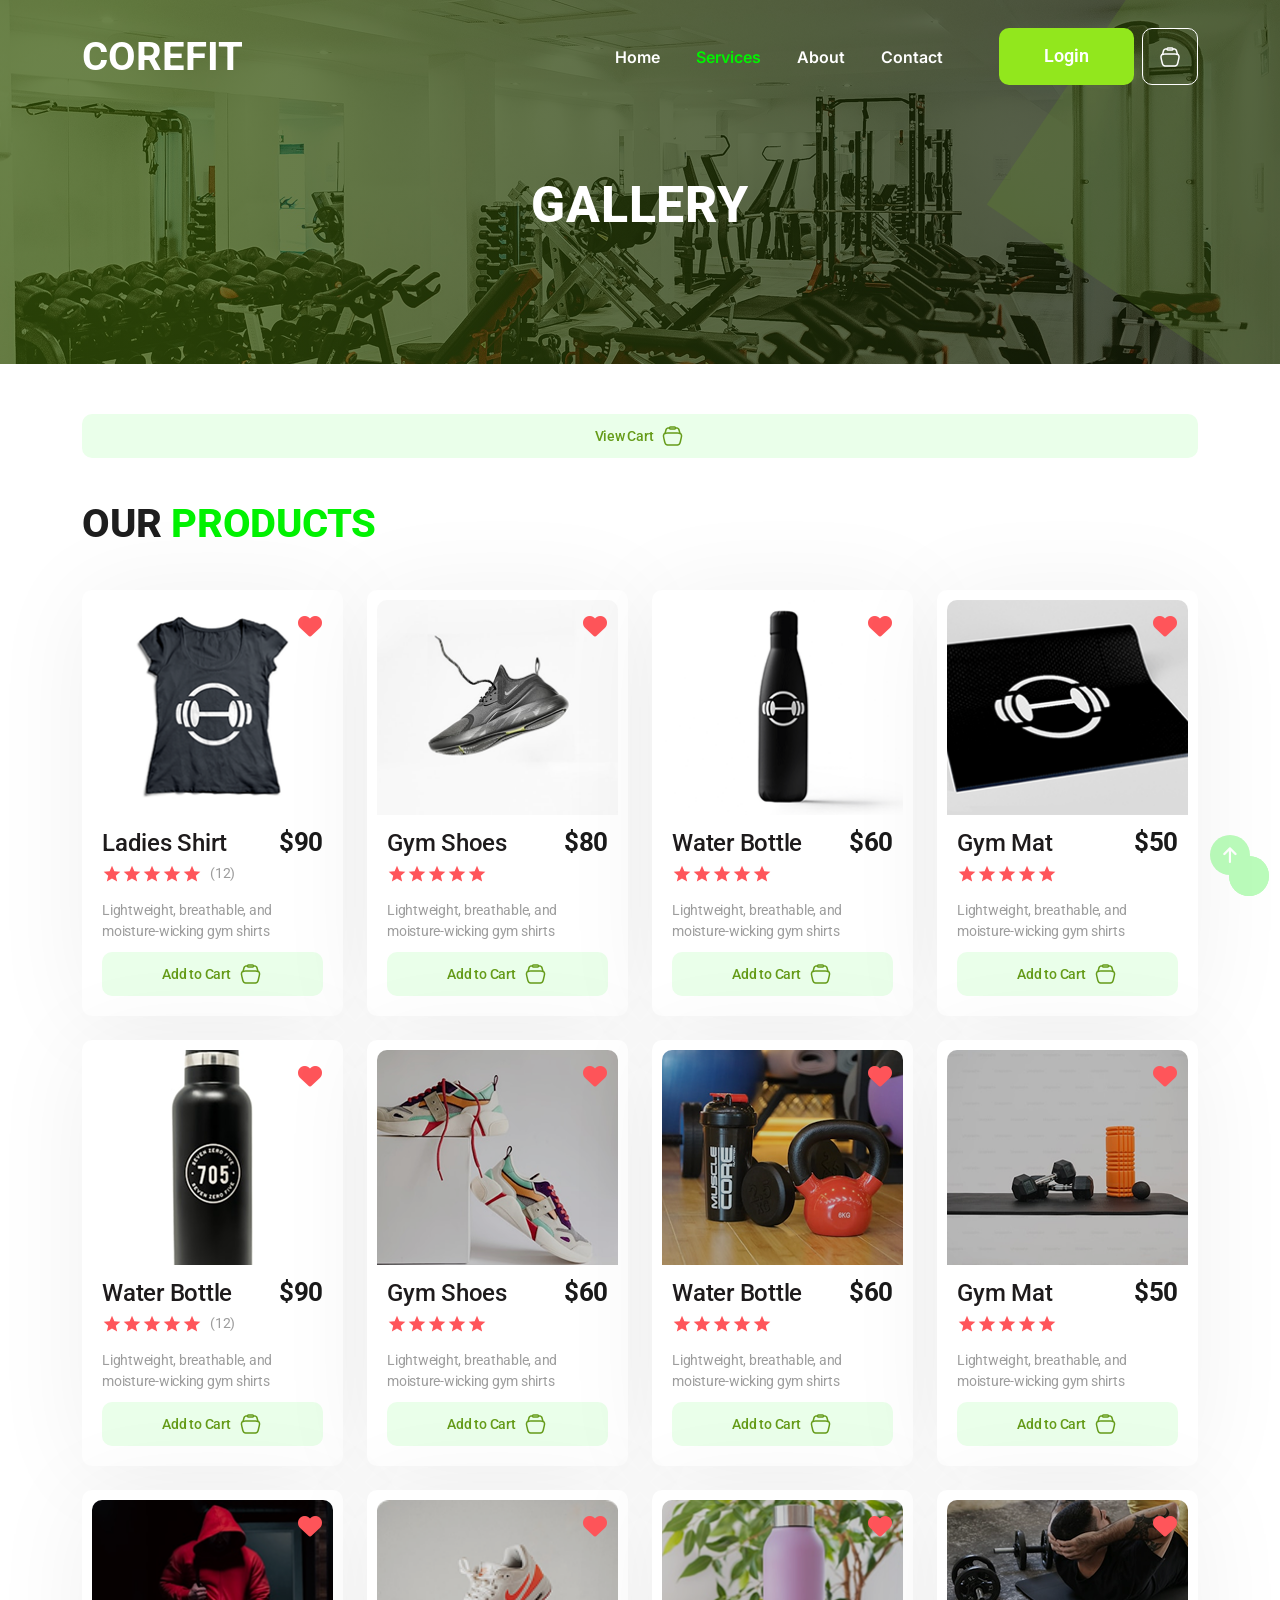
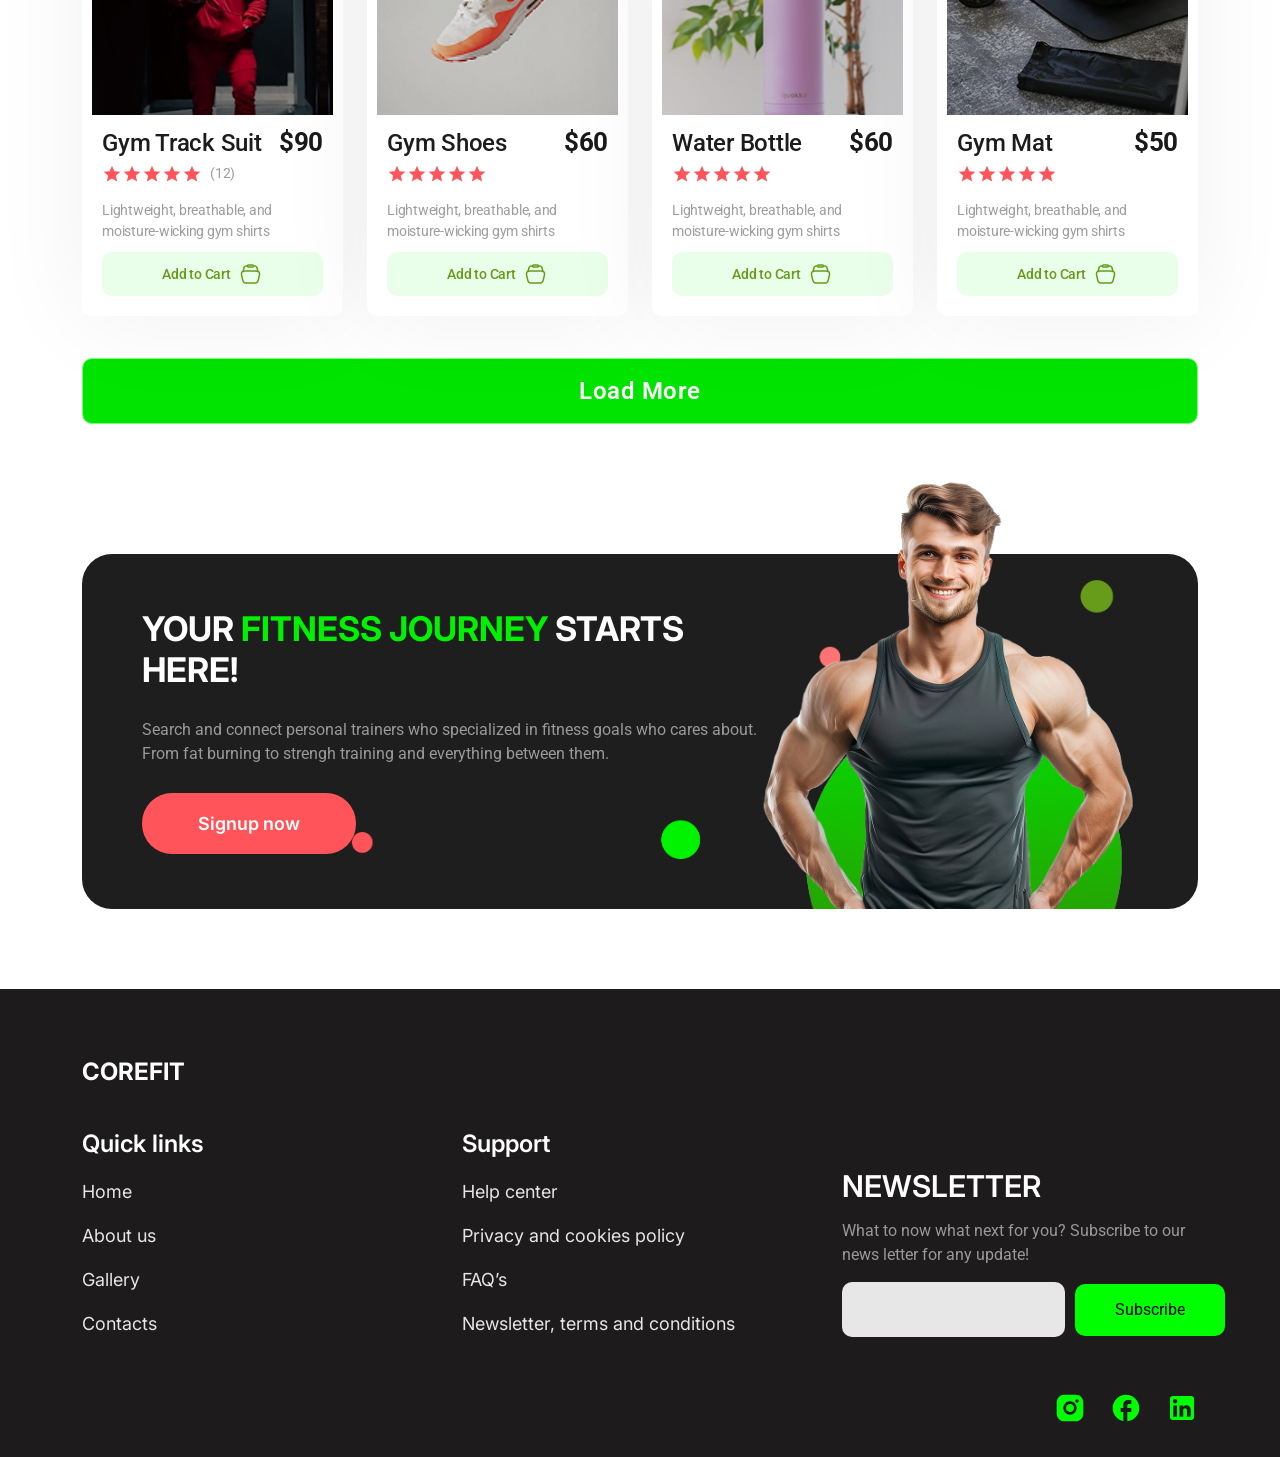
<file: gallery.html>
<!DOCTYPE html>
<html lang="en-US">
    <head>
        <!-- Meta setup -->
        <meta charset="UTF-8">
        <meta http-equiv="X-UA-Compatible" content="IE=edge">
        <meta name="viewport" content="width=device-width, initial-scale=1, shrink-to-fit=no">
        <meta name="keywords" content="">
        <meta name="decription" content="">
        <!-- Title -->
        <title>Gallery</title>
        <!-- Fav Icon -->
        <link rel="icon" href="images/favicon.ico">
        <!-- Include Bootstrap -->
        <link rel="stylesheet" href="css/bootstrap.css">
        <!-- fontawsome css file  -->
        <link rel="stylesheet" href="css/all.min.css">
        <!-- slider css file  -->
        <link rel="stylesheet" href="css/swiper-bundle.min.css">
        <!-- Main StyleSheet -->
        <link rel="stylesheet" href="css/style.css">
        <!-- Responsive CSS -->
        <link rel="stylesheet" href="css/responsive.css">
    </head>
    <body>
        
        <!--[if lte IE 9]>
            <p class="browserupgrade">You are using an <strong>outdated</strong> browser. Please <a href="https://browsehappy.com/">upgrade your browser</a> to improve your experience and security.</p>
        <![endif]-->

        <!-- header area start hare  -->

        <header class="site-header">
            <!-- navbar style start hare  -->

            <nav class="navbar navbar-expand-lg">
                <div class="container">
                    <a class="navbar-brand" href="index.html">CoreFit</a>
                    <button class="navbar-toggler-btn d-lg-none" type="button" data-bs-toggle="offcanvas" data-bs-target="#offcanvasNav">
                        <svg xmlns="http://www.w3.org/2000/svg" width="24" height="24" viewBox="0 0 24 24" fill="none">
                            <path d="M4 18H20C20.55 18 21 17.55 21 17C21 16.45 20.55 16 20 16H4C3.45 16 3 16.45 3 17C3 17.55 3.45 18 4 18ZM4 13H20C20.55 13 21 12.55 21 12C21 11.45 20.55 11 20 11H4C3.45 11 3 11.45 3 12C3 12.55 3.45 13 4 13ZM3 7C3 7.55 3.45 8 4 8H20C20.55 8 21 7.55 21 7C21 6.45 20.55 6 20 6H4C3.45 6 3 6.45 3 7Z" fill="white" />
                        </svg>
                    </button>
                    <div class="offcanvas offcanvas-start ms-auto" tabindex="-1" id="offcanvasNav">
                        <div class="offcanvas-header">
                            <h5 class="offcanvas-title">CoreFit</h5>
                            <button type="button" class="nav-btn-close" data-bs-dismiss="offcanvas">
                                <i class="fa-solid fa-xmark"></i>
                            </button>
                        </div>
                        <div class="offcanvas-body ms-lg-auto me-lg-5">
                            <ul class="navbar-nav">
                                <li class="nav-item">
                                    <a class="nav-link" href="index.html">Home</a>
                                </li>
                                <li class="nav-item">
                                    <a class="nav-link active" href="gallery.html">Services</a>
                                </li>
                                <li class="nav-item">
                                    <a class="nav-link" href="about-us.html">About</a>
                                </li>
                                <li class="nav-item">
                                    <a class="nav-link" href="contact-us.html">Contact</a>
                                </li>
                            </ul>
                            <div class="d-lg-none mt-3">
                                <button class="action-btn bg-color-secondery">Login</button>
                                <button class="cart-btn">
                                    <a href="view-cart.html"><img src="images/solar_cart-outline.svg" alt=""></a>
                                </button>
                            </div>
                        </div>
                    </div>
                    <div class="d-none d-lg-flex gap-2">
                        <button class="action-btn bg-color-secondery">Login</button>
                        <a href="view-cart.html">
                            <button class="cart-btn">
                                <img src="images/solar_cart-outline.svg" alt="">
                            </button>
                        </a>
                    </div>
                </div>
            </nav>
        </header>

        <!-- site header end hare  -->
        <!-- gallery hero start hare  -->

        <section class="gallery-hero">
            <div class="container">
                <div class="hero-wrapper">
                    <div class="hero-title text-center">
                        <h2 class="w-100 mx-auto">Gallery</h2>
                    </div>
                </div>
            </div>
        </section>
        <!-- gallery hero section end hare  -->


        <!-- our product section start hare  -->
        <section class="our-product-section">
            <div class="container">
                <div class="our-product-wrapper d-none d-md-flex">
                    <div class="view-cart-btn">
                        <div class="add-to-cart-btn">
                            <a href="view-cart.html">
                                <button>
                                    <span>View Cart</span>
                                    <svg xmlns="http://www.w3.org/2000/svg" width="25" height="24" viewBox="0 0 25 24" fill="none">
                                        <path
                                            fill-rule="evenodd"
                                            clip-rule="evenodd"
                                            d="M8.91801 3.25C9.19801 2.66 9.80101 2.25 10.5 2.25H14.5C15.198 2.25 15.801 2.66 16.082 3.25C16.765 3.256 17.298 3.287 17.774 3.473C18.3422 3.69527 18.8364 4.07301 19.2 4.563C19.567 5.056 19.739 5.69 19.976 6.561L20.013 6.697L20.603 8.864C20.9964 9.06248 21.3412 9.34518 21.613 9.692C22.235 10.489 22.345 11.438 22.235 12.526C22.127 13.582 21.795 14.912 21.379 16.577L21.352 16.682C21.089 17.735 20.875 18.59 20.622 19.257C20.356 19.953 20.02 20.523 19.465 20.956C18.911 21.389 18.276 21.576 17.537 21.666C16.828 21.75 15.947 21.75 14.862 21.75H10.138C9.05301 21.75 8.17101 21.75 7.46301 21.665C6.72301 21.577 6.08901 21.389 5.53401 20.955C4.98001 20.523 4.64401 19.953 4.37801 19.257C4.12401 18.59 3.91101 17.735 3.64801 16.682L3.62101 16.577C3.20501 14.912 2.87201 13.582 2.76501 12.527C2.65501 11.437 2.76501 10.489 3.38601 9.692C3.66901 9.33 4.00801 9.062 4.39601 8.864L4.98601 6.697L5.02401 6.561C5.26101 5.69 5.43301 5.056 5.80001 4.562C6.16373 4.07238 6.6579 3.695 7.22601 3.473C7.70201 3.287 8.23401 3.255 8.91801 3.25ZM8.91901 4.753C8.25701 4.76 7.99201 4.785 7.77201 4.871C7.46597 4.99068 7.19982 5.19411 7.00401 5.458C6.82801 5.695 6.72401 6.026 6.43401 7.093L6.08001 8.389C7.11801 8.25 8.45801 8.25 10.122 8.25H14.877C16.542 8.25 17.882 8.25 18.919 8.389L18.566 7.092C18.275 6.025 18.172 5.694 17.996 5.457C17.8002 5.19311 17.534 4.98968 17.228 4.87C17.008 4.784 16.742 4.759 16.08 4.752C15.9379 5.05066 15.714 5.30293 15.4344 5.47956C15.1547 5.6562 14.8308 5.74996 14.5 5.75H10.5C10.1693 5.74996 9.84528 5.6562 9.56564 5.47956C9.286 5.30293 9.06214 5.05066 8.92001 4.752M10.5 3.75C10.4337 3.75 10.3701 3.77634 10.3232 3.82322C10.2763 3.87011 10.25 3.9337 10.25 4C10.25 4.0663 10.2763 4.12989 10.3232 4.17678C10.3701 4.22366 10.4337 4.25 10.5 4.25H14.5C14.5663 4.25 14.6299 4.22366 14.6768 4.17678C14.7237 4.12989 14.75 4.0663 14.75 4C14.75 3.9337 14.7237 3.87011 14.6768 3.82322C14.6299 3.77634 14.5663 3.75 14.5 3.75H10.5ZM6.20001 9.886C5.29001 10.018 4.84901 10.258 4.57001 10.616C4.29001 10.973 4.16501 11.458 4.25801 12.374C4.35301 13.31 4.65801 14.534 5.09201 16.274C5.37001 17.382 5.56201 18.15 5.78201 18.724C5.99201 19.278 6.19901 19.571 6.45901 19.774C6.71801 19.976 7.05201 20.105 7.64201 20.176C8.25201 20.249 9.04201 20.25 10.186 20.25H14.816C15.959 20.25 16.751 20.249 17.36 20.176C17.95 20.106 18.284 19.976 18.543 19.774C18.803 19.571 19.009 19.278 19.221 18.724C19.439 18.15 19.632 17.382 19.909 16.274C20.344 14.534 20.649 13.31 20.743 12.374C20.837 11.458 20.711 10.972 20.432 10.615C20.153 10.258 19.712 10.018 18.801 9.886C17.871 9.752 16.609 9.75 14.816 9.75H10.186C8.39301 9.75 7.13101 9.752 6.20101 9.886"
                                            fill="#669C1A"
                                        ></path>
                                    </svg>
                                </button>
                            </a>
                        </div>
                    </div>
                    <div class="section-top">
                        <h2>our <span>products</span></h2>
                    </div>
                    <div class="our-product-list">
                        <div class="row">
                            <div class="col-lg-3 col-md-4 col-6">
                                <div class="product-card">
                                    <div class="add-favorite">
                                        <button class="favorite"><i class="fa-solid fa-heart"></i></button>
                                    </div>
                                    <div class="product-thabmail">
                                        <a href="#"><img src="images/product-thmb1.png" alt="" /></a>
                                    </div>
                                    <div class="product-info">
                                        <div class="product-title-price d-flex align-items-center justify-content-between">
                                            <a href="#">Ladies Shirt</a>
                                            <h2>$90</h2>
                                        </div>
                                        <div class="product-rating d-flex align-items-center gap-2">
                                            <ul>
                                                <li><img src="images/material-symbols_star.svg" alt="" /></li>
                                                <li><img src="images/material-symbols_star.svg" alt="" /></li>
                                                <li><img src="images/material-symbols_star.svg" alt="" /></li>
                                                <li><img src="images/material-symbols_star.svg" alt="" /></li>
                                                <li><img src="images/material-symbols_star.svg" alt="" /></li>
                                            </ul>
                                            <p>(12)</p>
                                        </div>
                                        <div class="product-details">
                                            <p>Lightweight, breathable, and moisture-wicking gym shirts</p>
                                        </div>
                                        <div class="add-to-cart-btn">
                                            <button>
                                                <span>Add to Cart</span>
                                                <svg xmlns="http://www.w3.org/2000/svg" width="25" height="24" viewBox="0 0 25 24" fill="none">
                                                    <path
                                                        fill-rule="evenodd"
                                                        clip-rule="evenodd"
                                                        d="M8.91801 3.25C9.19801 2.66 9.80101 2.25 10.5 2.25H14.5C15.198 2.25 15.801 2.66 16.082 3.25C16.765 3.256 17.298 3.287 17.774 3.473C18.3422 3.69527 18.8364 4.07301 19.2 4.563C19.567 5.056 19.739 5.69 19.976 6.561L20.013 6.697L20.603 8.864C20.9964 9.06248 21.3412 9.34518 21.613 9.692C22.235 10.489 22.345 11.438 22.235 12.526C22.127 13.582 21.795 14.912 21.379 16.577L21.352 16.682C21.089 17.735 20.875 18.59 20.622 19.257C20.356 19.953 20.02 20.523 19.465 20.956C18.911 21.389 18.276 21.576 17.537 21.666C16.828 21.75 15.947 21.75 14.862 21.75H10.138C9.05301 21.75 8.17101 21.75 7.46301 21.665C6.72301 21.577 6.08901 21.389 5.53401 20.955C4.98001 20.523 4.64401 19.953 4.37801 19.257C4.12401 18.59 3.91101 17.735 3.64801 16.682L3.62101 16.577C3.20501 14.912 2.87201 13.582 2.76501 12.527C2.65501 11.437 2.76501 10.489 3.38601 9.692C3.66901 9.33 4.00801 9.062 4.39601 8.864L4.98601 6.697L5.02401 6.561C5.26101 5.69 5.43301 5.056 5.80001 4.562C6.16373 4.07238 6.6579 3.695 7.22601 3.473C7.70201 3.287 8.23401 3.255 8.91801 3.25ZM8.91901 4.753C8.25701 4.76 7.99201 4.785 7.77201 4.871C7.46597 4.99068 7.19982 5.19411 7.00401 5.458C6.82801 5.695 6.72401 6.026 6.43401 7.093L6.08001 8.389C7.11801 8.25 8.45801 8.25 10.122 8.25H14.877C16.542 8.25 17.882 8.25 18.919 8.389L18.566 7.092C18.275 6.025 18.172 5.694 17.996 5.457C17.8002 5.19311 17.534 4.98968 17.228 4.87C17.008 4.784 16.742 4.759 16.08 4.752C15.9379 5.05066 15.714 5.30293 15.4344 5.47956C15.1547 5.6562 14.8308 5.74996 14.5 5.75H10.5C10.1693 5.74996 9.84528 5.6562 9.56564 5.47956C9.286 5.30293 9.06214 5.05066 8.92001 4.752M10.5 3.75C10.4337 3.75 10.3701 3.77634 10.3232 3.82322C10.2763 3.87011 10.25 3.9337 10.25 4C10.25 4.0663 10.2763 4.12989 10.3232 4.17678C10.3701 4.22366 10.4337 4.25 10.5 4.25H14.5C14.5663 4.25 14.6299 4.22366 14.6768 4.17678C14.7237 4.12989 14.75 4.0663 14.75 4C14.75 3.9337 14.7237 3.87011 14.6768 3.82322C14.6299 3.77634 14.5663 3.75 14.5 3.75H10.5ZM6.20001 9.886C5.29001 10.018 4.84901 10.258 4.57001 10.616C4.29001 10.973 4.16501 11.458 4.25801 12.374C4.35301 13.31 4.65801 14.534 5.09201 16.274C5.37001 17.382 5.56201 18.15 5.78201 18.724C5.99201 19.278 6.19901 19.571 6.45901 19.774C6.71801 19.976 7.05201 20.105 7.64201 20.176C8.25201 20.249 9.04201 20.25 10.186 20.25H14.816C15.959 20.25 16.751 20.249 17.36 20.176C17.95 20.106 18.284 19.976 18.543 19.774C18.803 19.571 19.009 19.278 19.221 18.724C19.439 18.15 19.632 17.382 19.909 16.274C20.344 14.534 20.649 13.31 20.743 12.374C20.837 11.458 20.711 10.972 20.432 10.615C20.153 10.258 19.712 10.018 18.801 9.886C17.871 9.752 16.609 9.75 14.816 9.75H10.186C8.39301 9.75 7.13101 9.752 6.20101 9.886"
                                                        fill="#669C1A"
                                                    ></path>
                                                </svg>
                                            </button>
                                        </div>
                                    </div>
                                </div>
                            </div>

                            <div class="col-lg-3 col-md-4 col-6">
                                <div class="product-card">
                                    <div class="add-favorite">
                                        <button class="favorite"><i class="fa-solid fa-heart"></i></button>
                                    </div>
                                    <div class="product-thabmail">
                                        <a href="#"><img src="images/product-thmb2.png" alt="" /></a>
                                    </div>
                                    <div class="product-info">
                                        <div class="product-title-price d-flex align-items-center justify-content-between">
                                            <a href="#">Gym Shoes</a>
                                            <h2>$80</h2>
                                        </div>
                                        <div class="product-rating d-flex align-items-center gap-2">
                                            <ul>
                                                <li><img src="images/material-symbols_star.svg" alt="" /></li>
                                                <li><img src="images/material-symbols_star.svg" alt="" /></li>
                                                <li><img src="images/material-symbols_star.svg" alt="" /></li>
                                                <li><img src="images/material-symbols_star.svg" alt="" /></li>
                                                <li><img src="images/material-symbols_star.svg" alt="" /></li>
                                            </ul>
                                        </div>
                                        <div class="product-details">
                                            <p>Lightweight, breathable, and moisture-wicking gym shirts</p>
                                        </div>
                                        <div class="add-to-cart-btn">
                                            <button>
                                                <span>Add to Cart</span>
                                                <svg xmlns="http://www.w3.org/2000/svg" width="25" height="24" viewBox="0 0 25 24" fill="none">
                                                    <path
                                                        fill-rule="evenodd"
                                                        clip-rule="evenodd"
                                                        d="M8.91801 3.25C9.19801 2.66 9.80101 2.25 10.5 2.25H14.5C15.198 2.25 15.801 2.66 16.082 3.25C16.765 3.256 17.298 3.287 17.774 3.473C18.3422 3.69527 18.8364 4.07301 19.2 4.563C19.567 5.056 19.739 5.69 19.976 6.561L20.013 6.697L20.603 8.864C20.9964 9.06248 21.3412 9.34518 21.613 9.692C22.235 10.489 22.345 11.438 22.235 12.526C22.127 13.582 21.795 14.912 21.379 16.577L21.352 16.682C21.089 17.735 20.875 18.59 20.622 19.257C20.356 19.953 20.02 20.523 19.465 20.956C18.911 21.389 18.276 21.576 17.537 21.666C16.828 21.75 15.947 21.75 14.862 21.75H10.138C9.05301 21.75 8.17101 21.75 7.46301 21.665C6.72301 21.577 6.08901 21.389 5.53401 20.955C4.98001 20.523 4.64401 19.953 4.37801 19.257C4.12401 18.59 3.91101 17.735 3.64801 16.682L3.62101 16.577C3.20501 14.912 2.87201 13.582 2.76501 12.527C2.65501 11.437 2.76501 10.489 3.38601 9.692C3.66901 9.33 4.00801 9.062 4.39601 8.864L4.98601 6.697L5.02401 6.561C5.26101 5.69 5.43301 5.056 5.80001 4.562C6.16373 4.07238 6.6579 3.695 7.22601 3.473C7.70201 3.287 8.23401 3.255 8.91801 3.25ZM8.91901 4.753C8.25701 4.76 7.99201 4.785 7.77201 4.871C7.46597 4.99068 7.19982 5.19411 7.00401 5.458C6.82801 5.695 6.72401 6.026 6.43401 7.093L6.08001 8.389C7.11801 8.25 8.45801 8.25 10.122 8.25H14.877C16.542 8.25 17.882 8.25 18.919 8.389L18.566 7.092C18.275 6.025 18.172 5.694 17.996 5.457C17.8002 5.19311 17.534 4.98968 17.228 4.87C17.008 4.784 16.742 4.759 16.08 4.752C15.9379 5.05066 15.714 5.30293 15.4344 5.47956C15.1547 5.6562 14.8308 5.74996 14.5 5.75H10.5C10.1693 5.74996 9.84528 5.6562 9.56564 5.47956C9.286 5.30293 9.06214 5.05066 8.92001 4.752M10.5 3.75C10.4337 3.75 10.3701 3.77634 10.3232 3.82322C10.2763 3.87011 10.25 3.9337 10.25 4C10.25 4.0663 10.2763 4.12989 10.3232 4.17678C10.3701 4.22366 10.4337 4.25 10.5 4.25H14.5C14.5663 4.25 14.6299 4.22366 14.6768 4.17678C14.7237 4.12989 14.75 4.0663 14.75 4C14.75 3.9337 14.7237 3.87011 14.6768 3.82322C14.6299 3.77634 14.5663 3.75 14.5 3.75H10.5ZM6.20001 9.886C5.29001 10.018 4.84901 10.258 4.57001 10.616C4.29001 10.973 4.16501 11.458 4.25801 12.374C4.35301 13.31 4.65801 14.534 5.09201 16.274C5.37001 17.382 5.56201 18.15 5.78201 18.724C5.99201 19.278 6.19901 19.571 6.45901 19.774C6.71801 19.976 7.05201 20.105 7.64201 20.176C8.25201 20.249 9.04201 20.25 10.186 20.25H14.816C15.959 20.25 16.751 20.249 17.36 20.176C17.95 20.106 18.284 19.976 18.543 19.774C18.803 19.571 19.009 19.278 19.221 18.724C19.439 18.15 19.632 17.382 19.909 16.274C20.344 14.534 20.649 13.31 20.743 12.374C20.837 11.458 20.711 10.972 20.432 10.615C20.153 10.258 19.712 10.018 18.801 9.886C17.871 9.752 16.609 9.75 14.816 9.75H10.186C8.39301 9.75 7.13101 9.752 6.20101 9.886"
                                                        fill="#669C1A"
                                                    ></path>
                                                </svg>
                                            </button>
                                        </div>
                                    </div>
                                </div>
                            </div>

                            <div class="col-lg-3 col-md-4 col-6 mt-4 mt-md-0">
                                <div class="product-card">
                                    <div class="add-favorite">
                                        <button class="favorite"><i class="fa-solid fa-heart"></i></button>
                                    </div>
                                    <div class="product-thabmail">
                                        <a href="#"><img src="images/product-thmb3.png" alt="" /></a>
                                    </div>
                                    <div class="product-info">
                                        <div class="product-title-price d-flex align-items-center justify-content-between">
                                            <a href="#">Water Bottle</a>
                                            <h2>$60</h2>
                                        </div>
                                        <div class="product-rating d-flex align-items-center gap-2">
                                            <ul>
                                                <li><img src="images/material-symbols_star.svg" alt="" /></li>
                                                <li><img src="images/material-symbols_star.svg" alt="" /></li>
                                                <li><img src="images/material-symbols_star.svg" alt="" /></li>
                                                <li><img src="images/material-symbols_star.svg" alt="" /></li>
                                                <li><img src="images/material-symbols_star.svg" alt="" /></li>
                                            </ul>
                                        </div>
                                        <div class="product-details">
                                            <p>Lightweight, breathable, and moisture-wicking gym shirts</p>
                                        </div>
                                        <div class="add-to-cart-btn">
                                            <button>
                                                <span>Add to Cart</span>
                                                <svg xmlns="http://www.w3.org/2000/svg" width="25" height="24" viewBox="0 0 25 24" fill="none">
                                                    <path
                                                        fill-rule="evenodd"
                                                        clip-rule="evenodd"
                                                        d="M8.91801 3.25C9.19801 2.66 9.80101 2.25 10.5 2.25H14.5C15.198 2.25 15.801 2.66 16.082 3.25C16.765 3.256 17.298 3.287 17.774 3.473C18.3422 3.69527 18.8364 4.07301 19.2 4.563C19.567 5.056 19.739 5.69 19.976 6.561L20.013 6.697L20.603 8.864C20.9964 9.06248 21.3412 9.34518 21.613 9.692C22.235 10.489 22.345 11.438 22.235 12.526C22.127 13.582 21.795 14.912 21.379 16.577L21.352 16.682C21.089 17.735 20.875 18.59 20.622 19.257C20.356 19.953 20.02 20.523 19.465 20.956C18.911 21.389 18.276 21.576 17.537 21.666C16.828 21.75 15.947 21.75 14.862 21.75H10.138C9.05301 21.75 8.17101 21.75 7.46301 21.665C6.72301 21.577 6.08901 21.389 5.53401 20.955C4.98001 20.523 4.64401 19.953 4.37801 19.257C4.12401 18.59 3.91101 17.735 3.64801 16.682L3.62101 16.577C3.20501 14.912 2.87201 13.582 2.76501 12.527C2.65501 11.437 2.76501 10.489 3.38601 9.692C3.66901 9.33 4.00801 9.062 4.39601 8.864L4.98601 6.697L5.02401 6.561C5.26101 5.69 5.43301 5.056 5.80001 4.562C6.16373 4.07238 6.6579 3.695 7.22601 3.473C7.70201 3.287 8.23401 3.255 8.91801 3.25ZM8.91901 4.753C8.25701 4.76 7.99201 4.785 7.77201 4.871C7.46597 4.99068 7.19982 5.19411 7.00401 5.458C6.82801 5.695 6.72401 6.026 6.43401 7.093L6.08001 8.389C7.11801 8.25 8.45801 8.25 10.122 8.25H14.877C16.542 8.25 17.882 8.25 18.919 8.389L18.566 7.092C18.275 6.025 18.172 5.694 17.996 5.457C17.8002 5.19311 17.534 4.98968 17.228 4.87C17.008 4.784 16.742 4.759 16.08 4.752C15.9379 5.05066 15.714 5.30293 15.4344 5.47956C15.1547 5.6562 14.8308 5.74996 14.5 5.75H10.5C10.1693 5.74996 9.84528 5.6562 9.56564 5.47956C9.286 5.30293 9.06214 5.05066 8.92001 4.752M10.5 3.75C10.4337 3.75 10.3701 3.77634 10.3232 3.82322C10.2763 3.87011 10.25 3.9337 10.25 4C10.25 4.0663 10.2763 4.12989 10.3232 4.17678C10.3701 4.22366 10.4337 4.25 10.5 4.25H14.5C14.5663 4.25 14.6299 4.22366 14.6768 4.17678C14.7237 4.12989 14.75 4.0663 14.75 4C14.75 3.9337 14.7237 3.87011 14.6768 3.82322C14.6299 3.77634 14.5663 3.75 14.5 3.75H10.5ZM6.20001 9.886C5.29001 10.018 4.84901 10.258 4.57001 10.616C4.29001 10.973 4.16501 11.458 4.25801 12.374C4.35301 13.31 4.65801 14.534 5.09201 16.274C5.37001 17.382 5.56201 18.15 5.78201 18.724C5.99201 19.278 6.19901 19.571 6.45901 19.774C6.71801 19.976 7.05201 20.105 7.64201 20.176C8.25201 20.249 9.04201 20.25 10.186 20.25H14.816C15.959 20.25 16.751 20.249 17.36 20.176C17.95 20.106 18.284 19.976 18.543 19.774C18.803 19.571 19.009 19.278 19.221 18.724C19.439 18.15 19.632 17.382 19.909 16.274C20.344 14.534 20.649 13.31 20.743 12.374C20.837 11.458 20.711 10.972 20.432 10.615C20.153 10.258 19.712 10.018 18.801 9.886C17.871 9.752 16.609 9.75 14.816 9.75H10.186C8.39301 9.75 7.13101 9.752 6.20101 9.886"
                                                        fill="#669C1A"
                                                    ></path>
                                                </svg>
                                            </button>
                                        </div>
                                    </div>
                                </div>
                            </div>

                            <div class="col-lg-3 col-md-4 col-6 mt-4 mt-lg-0">
                                <div class="product-card">
                                    <div class="add-favorite">
                                        <button class="favorite"><i class="fa-solid fa-heart"></i></button>
                                    </div>
                                    <div class="product-thabmail">
                                        <a href="#"><img src="images/product-thmb4.png" alt="" /></a>
                                    </div>
                                    <div class="product-info">
                                        <div class="product-title-price d-flex align-items-center justify-content-between">
                                            <a href="#">Gym Mat</a>
                                            <h2>$50</h2>
                                        </div>
                                        <div class="product-rating d-flex align-items-center gap-2">
                                            <ul>
                                                <li><img src="images/material-symbols_star.svg" alt="" /></li>
                                                <li><img src="images/material-symbols_star.svg" alt="" /></li>
                                                <li><img src="images/material-symbols_star.svg" alt="" /></li>
                                                <li><img src="images/material-symbols_star.svg" alt="" /></li>
                                                <li><img src="images/material-symbols_star.svg" alt="" /></li>
                                            </ul>
                                        </div>
                                        <div class="product-details">
                                            <p>Lightweight, breathable, and moisture-wicking gym shirts</p>
                                        </div>
                                        <div class="add-to-cart-btn">
                                            <button>
                                                <span>Add to Cart</span>
                                                <svg xmlns="http://www.w3.org/2000/svg" width="25" height="24" viewBox="0 0 25 24" fill="none">
                                                    <path
                                                        fill-rule="evenodd"
                                                        clip-rule="evenodd"
                                                        d="M8.91801 3.25C9.19801 2.66 9.80101 2.25 10.5 2.25H14.5C15.198 2.25 15.801 2.66 16.082 3.25C16.765 3.256 17.298 3.287 17.774 3.473C18.3422 3.69527 18.8364 4.07301 19.2 4.563C19.567 5.056 19.739 5.69 19.976 6.561L20.013 6.697L20.603 8.864C20.9964 9.06248 21.3412 9.34518 21.613 9.692C22.235 10.489 22.345 11.438 22.235 12.526C22.127 13.582 21.795 14.912 21.379 16.577L21.352 16.682C21.089 17.735 20.875 18.59 20.622 19.257C20.356 19.953 20.02 20.523 19.465 20.956C18.911 21.389 18.276 21.576 17.537 21.666C16.828 21.75 15.947 21.75 14.862 21.75H10.138C9.05301 21.75 8.17101 21.75 7.46301 21.665C6.72301 21.577 6.08901 21.389 5.53401 20.955C4.98001 20.523 4.64401 19.953 4.37801 19.257C4.12401 18.59 3.91101 17.735 3.64801 16.682L3.62101 16.577C3.20501 14.912 2.87201 13.582 2.76501 12.527C2.65501 11.437 2.76501 10.489 3.38601 9.692C3.66901 9.33 4.00801 9.062 4.39601 8.864L4.98601 6.697L5.02401 6.561C5.26101 5.69 5.43301 5.056 5.80001 4.562C6.16373 4.07238 6.6579 3.695 7.22601 3.473C7.70201 3.287 8.23401 3.255 8.91801 3.25ZM8.91901 4.753C8.25701 4.76 7.99201 4.785 7.77201 4.871C7.46597 4.99068 7.19982 5.19411 7.00401 5.458C6.82801 5.695 6.72401 6.026 6.43401 7.093L6.08001 8.389C7.11801 8.25 8.45801 8.25 10.122 8.25H14.877C16.542 8.25 17.882 8.25 18.919 8.389L18.566 7.092C18.275 6.025 18.172 5.694 17.996 5.457C17.8002 5.19311 17.534 4.98968 17.228 4.87C17.008 4.784 16.742 4.759 16.08 4.752C15.9379 5.05066 15.714 5.30293 15.4344 5.47956C15.1547 5.6562 14.8308 5.74996 14.5 5.75H10.5C10.1693 5.74996 9.84528 5.6562 9.56564 5.47956C9.286 5.30293 9.06214 5.05066 8.92001 4.752M10.5 3.75C10.4337 3.75 10.3701 3.77634 10.3232 3.82322C10.2763 3.87011 10.25 3.9337 10.25 4C10.25 4.0663 10.2763 4.12989 10.3232 4.17678C10.3701 4.22366 10.4337 4.25 10.5 4.25H14.5C14.5663 4.25 14.6299 4.22366 14.6768 4.17678C14.7237 4.12989 14.75 4.0663 14.75 4C14.75 3.9337 14.7237 3.87011 14.6768 3.82322C14.6299 3.77634 14.5663 3.75 14.5 3.75H10.5ZM6.20001 9.886C5.29001 10.018 4.84901 10.258 4.57001 10.616C4.29001 10.973 4.16501 11.458 4.25801 12.374C4.35301 13.31 4.65801 14.534 5.09201 16.274C5.37001 17.382 5.56201 18.15 5.78201 18.724C5.99201 19.278 6.19901 19.571 6.45901 19.774C6.71801 19.976 7.05201 20.105 7.64201 20.176C8.25201 20.249 9.04201 20.25 10.186 20.25H14.816C15.959 20.25 16.751 20.249 17.36 20.176C17.95 20.106 18.284 19.976 18.543 19.774C18.803 19.571 19.009 19.278 19.221 18.724C19.439 18.15 19.632 17.382 19.909 16.274C20.344 14.534 20.649 13.31 20.743 12.374C20.837 11.458 20.711 10.972 20.432 10.615C20.153 10.258 19.712 10.018 18.801 9.886C17.871 9.752 16.609 9.75 14.816 9.75H10.186C8.39301 9.75 7.13101 9.752 6.20101 9.886"
                                                        fill="#669C1A"
                                                    ></path>
                                                </svg>
                                            </button>
                                        </div>
                                    </div>
                                </div>
                            </div>

                            <div class="col-lg-3 col-md-4 col-6 mt-4">
                                <div class="product-card">
                                    <div class="add-favorite">
                                        <button class="favorite"><i class="fa-solid fa-heart"></i></button>
                                    </div>
                                    <div class="product-thabmail">
                                        <a href="#"><img src="images/product-thmb6.png" alt="" /></a>
                                    </div>
                                    <div class="product-info">
                                        <div class="product-title-price d-flex align-items-center justify-content-between">
                                            <a href="#">Water Bottle</a>
                                            <h2>$90</h2>
                                        </div>
                                        <div class="product-rating d-flex align-items-center gap-2">
                                            <ul>
                                                <li><img src="images/material-symbols_star.svg" alt="" /></li>
                                                <li><img src="images/material-symbols_star.svg" alt="" /></li>
                                                <li><img src="images/material-symbols_star.svg" alt="" /></li>
                                                <li><img src="images/material-symbols_star.svg" alt="" /></li>
                                                <li><img src="images/material-symbols_star.svg" alt="" /></li>
                                            </ul>
                                            <p>(12)</p>
                                        </div>
                                        <div class="product-details">
                                            <p>Lightweight, breathable, and moisture-wicking gym shirts</p>
                                        </div>
                                        <div class="add-to-cart-btn">
                                            <button>
                                                <span>Add to Cart</span>
                                                <svg xmlns="http://www.w3.org/2000/svg" width="25" height="24" viewBox="0 0 25 24" fill="none">
                                                    <path
                                                        fill-rule="evenodd"
                                                        clip-rule="evenodd"
                                                        d="M8.91801 3.25C9.19801 2.66 9.80101 2.25 10.5 2.25H14.5C15.198 2.25 15.801 2.66 16.082 3.25C16.765 3.256 17.298 3.287 17.774 3.473C18.3422 3.69527 18.8364 4.07301 19.2 4.563C19.567 5.056 19.739 5.69 19.976 6.561L20.013 6.697L20.603 8.864C20.9964 9.06248 21.3412 9.34518 21.613 9.692C22.235 10.489 22.345 11.438 22.235 12.526C22.127 13.582 21.795 14.912 21.379 16.577L21.352 16.682C21.089 17.735 20.875 18.59 20.622 19.257C20.356 19.953 20.02 20.523 19.465 20.956C18.911 21.389 18.276 21.576 17.537 21.666C16.828 21.75 15.947 21.75 14.862 21.75H10.138C9.05301 21.75 8.17101 21.75 7.46301 21.665C6.72301 21.577 6.08901 21.389 5.53401 20.955C4.98001 20.523 4.64401 19.953 4.37801 19.257C4.12401 18.59 3.91101 17.735 3.64801 16.682L3.62101 16.577C3.20501 14.912 2.87201 13.582 2.76501 12.527C2.65501 11.437 2.76501 10.489 3.38601 9.692C3.66901 9.33 4.00801 9.062 4.39601 8.864L4.98601 6.697L5.02401 6.561C5.26101 5.69 5.43301 5.056 5.80001 4.562C6.16373 4.07238 6.6579 3.695 7.22601 3.473C7.70201 3.287 8.23401 3.255 8.91801 3.25ZM8.91901 4.753C8.25701 4.76 7.99201 4.785 7.77201 4.871C7.46597 4.99068 7.19982 5.19411 7.00401 5.458C6.82801 5.695 6.72401 6.026 6.43401 7.093L6.08001 8.389C7.11801 8.25 8.45801 8.25 10.122 8.25H14.877C16.542 8.25 17.882 8.25 18.919 8.389L18.566 7.092C18.275 6.025 18.172 5.694 17.996 5.457C17.8002 5.19311 17.534 4.98968 17.228 4.87C17.008 4.784 16.742 4.759 16.08 4.752C15.9379 5.05066 15.714 5.30293 15.4344 5.47956C15.1547 5.6562 14.8308 5.74996 14.5 5.75H10.5C10.1693 5.74996 9.84528 5.6562 9.56564 5.47956C9.286 5.30293 9.06214 5.05066 8.92001 4.752M10.5 3.75C10.4337 3.75 10.3701 3.77634 10.3232 3.82322C10.2763 3.87011 10.25 3.9337 10.25 4C10.25 4.0663 10.2763 4.12989 10.3232 4.17678C10.3701 4.22366 10.4337 4.25 10.5 4.25H14.5C14.5663 4.25 14.6299 4.22366 14.6768 4.17678C14.7237 4.12989 14.75 4.0663 14.75 4C14.75 3.9337 14.7237 3.87011 14.6768 3.82322C14.6299 3.77634 14.5663 3.75 14.5 3.75H10.5ZM6.20001 9.886C5.29001 10.018 4.84901 10.258 4.57001 10.616C4.29001 10.973 4.16501 11.458 4.25801 12.374C4.35301 13.31 4.65801 14.534 5.09201 16.274C5.37001 17.382 5.56201 18.15 5.78201 18.724C5.99201 19.278 6.19901 19.571 6.45901 19.774C6.71801 19.976 7.05201 20.105 7.64201 20.176C8.25201 20.249 9.04201 20.25 10.186 20.25H14.816C15.959 20.25 16.751 20.249 17.36 20.176C17.95 20.106 18.284 19.976 18.543 19.774C18.803 19.571 19.009 19.278 19.221 18.724C19.439 18.15 19.632 17.382 19.909 16.274C20.344 14.534 20.649 13.31 20.743 12.374C20.837 11.458 20.711 10.972 20.432 10.615C20.153 10.258 19.712 10.018 18.801 9.886C17.871 9.752 16.609 9.75 14.816 9.75H10.186C8.39301 9.75 7.13101 9.752 6.20101 9.886"
                                                        fill="#669C1A"
                                                    ></path>
                                                </svg>
                                            </button>
                                        </div>
                                    </div>
                                </div>
                            </div>
                            <div class="col-lg-3 col-md-4 col-6 mt-4">
                                <div class="product-card">
                                    <div class="add-favorite">
                                        <button class="favorite"><i class="fa-solid fa-heart"></i></button>
                                    </div>
                                    <div class="product-thabmail">
                                        <a href="#"><img src="images/product-thmb7.png" alt="" /></a>
                                    </div>
                                    <div class="product-info">
                                        <div class="product-title-price d-flex align-items-center justify-content-between">
                                            <a href="#">Gym Shoes</a>
                                            <h2>$60</h2>
                                        </div>
                                        <div class="product-rating d-flex align-items-center gap-2">
                                            <ul>
                                                <li><img src="images/material-symbols_star.svg" alt="" /></li>
                                                <li><img src="images/material-symbols_star.svg" alt="" /></li>
                                                <li><img src="images/material-symbols_star.svg" alt="" /></li>
                                                <li><img src="images/material-symbols_star.svg" alt="" /></li>
                                                <li><img src="images/material-symbols_star.svg" alt="" /></li>
                                            </ul>
                                        </div>
                                        <div class="product-details">
                                            <p>Lightweight, breathable, and moisture-wicking gym shirts</p>
                                        </div>
                                        <div class="add-to-cart-btn">
                                            <button>
                                                <span>Add to Cart</span>
                                                <svg xmlns="http://www.w3.org/2000/svg" width="25" height="24" viewBox="0 0 25 24" fill="none">
                                                    <path
                                                        fill-rule="evenodd"
                                                        clip-rule="evenodd"
                                                        d="M8.91801 3.25C9.19801 2.66 9.80101 2.25 10.5 2.25H14.5C15.198 2.25 15.801 2.66 16.082 3.25C16.765 3.256 17.298 3.287 17.774 3.473C18.3422 3.69527 18.8364 4.07301 19.2 4.563C19.567 5.056 19.739 5.69 19.976 6.561L20.013 6.697L20.603 8.864C20.9964 9.06248 21.3412 9.34518 21.613 9.692C22.235 10.489 22.345 11.438 22.235 12.526C22.127 13.582 21.795 14.912 21.379 16.577L21.352 16.682C21.089 17.735 20.875 18.59 20.622 19.257C20.356 19.953 20.02 20.523 19.465 20.956C18.911 21.389 18.276 21.576 17.537 21.666C16.828 21.75 15.947 21.75 14.862 21.75H10.138C9.05301 21.75 8.17101 21.75 7.46301 21.665C6.72301 21.577 6.08901 21.389 5.53401 20.955C4.98001 20.523 4.64401 19.953 4.37801 19.257C4.12401 18.59 3.91101 17.735 3.64801 16.682L3.62101 16.577C3.20501 14.912 2.87201 13.582 2.76501 12.527C2.65501 11.437 2.76501 10.489 3.38601 9.692C3.66901 9.33 4.00801 9.062 4.39601 8.864L4.98601 6.697L5.02401 6.561C5.26101 5.69 5.43301 5.056 5.80001 4.562C6.16373 4.07238 6.6579 3.695 7.22601 3.473C7.70201 3.287 8.23401 3.255 8.91801 3.25ZM8.91901 4.753C8.25701 4.76 7.99201 4.785 7.77201 4.871C7.46597 4.99068 7.19982 5.19411 7.00401 5.458C6.82801 5.695 6.72401 6.026 6.43401 7.093L6.08001 8.389C7.11801 8.25 8.45801 8.25 10.122 8.25H14.877C16.542 8.25 17.882 8.25 18.919 8.389L18.566 7.092C18.275 6.025 18.172 5.694 17.996 5.457C17.8002 5.19311 17.534 4.98968 17.228 4.87C17.008 4.784 16.742 4.759 16.08 4.752C15.9379 5.05066 15.714 5.30293 15.4344 5.47956C15.1547 5.6562 14.8308 5.74996 14.5 5.75H10.5C10.1693 5.74996 9.84528 5.6562 9.56564 5.47956C9.286 5.30293 9.06214 5.05066 8.92001 4.752M10.5 3.75C10.4337 3.75 10.3701 3.77634 10.3232 3.82322C10.2763 3.87011 10.25 3.9337 10.25 4C10.25 4.0663 10.2763 4.12989 10.3232 4.17678C10.3701 4.22366 10.4337 4.25 10.5 4.25H14.5C14.5663 4.25 14.6299 4.22366 14.6768 4.17678C14.7237 4.12989 14.75 4.0663 14.75 4C14.75 3.9337 14.7237 3.87011 14.6768 3.82322C14.6299 3.77634 14.5663 3.75 14.5 3.75H10.5ZM6.20001 9.886C5.29001 10.018 4.84901 10.258 4.57001 10.616C4.29001 10.973 4.16501 11.458 4.25801 12.374C4.35301 13.31 4.65801 14.534 5.09201 16.274C5.37001 17.382 5.56201 18.15 5.78201 18.724C5.99201 19.278 6.19901 19.571 6.45901 19.774C6.71801 19.976 7.05201 20.105 7.64201 20.176C8.25201 20.249 9.04201 20.25 10.186 20.25H14.816C15.959 20.25 16.751 20.249 17.36 20.176C17.95 20.106 18.284 19.976 18.543 19.774C18.803 19.571 19.009 19.278 19.221 18.724C19.439 18.15 19.632 17.382 19.909 16.274C20.344 14.534 20.649 13.31 20.743 12.374C20.837 11.458 20.711 10.972 20.432 10.615C20.153 10.258 19.712 10.018 18.801 9.886C17.871 9.752 16.609 9.75 14.816 9.75H10.186C8.39301 9.75 7.13101 9.752 6.20101 9.886"
                                                        fill="#669C1A"
                                                    ></path>
                                                </svg>
                                            </button>
                                        </div>
                                    </div>
                                </div>
                            </div>
                            <div class="col-lg-3 col-md-4 col-6 mt-4">
                                <div class="product-card">
                                    <div class="add-favorite">
                                        <button class="favorite"><i class="fa-solid fa-heart"></i></button>
                                    </div>
                                    <div class="product-thabmail">
                                        <a href="#"><img src="images/product-thmb8.png" alt="" /></a>
                                    </div>
                                    <div class="product-info">
                                        <div class="product-title-price d-flex align-items-center justify-content-between">
                                            <a href="#">Water Bottle</a>
                                            <h2>$60</h2>
                                        </div>
                                        <div class="product-rating d-flex align-items-center gap-2">
                                            <ul>
                                                <li><img src="images/material-symbols_star.svg" alt="" /></li>
                                                <li><img src="images/material-symbols_star.svg" alt="" /></li>
                                                <li><img src="images/material-symbols_star.svg" alt="" /></li>
                                                <li><img src="images/material-symbols_star.svg" alt="" /></li>
                                                <li><img src="images/material-symbols_star.svg" alt="" /></li>
                                            </ul>
                                        </div>
                                        <div class="product-details">
                                            <p>Lightweight, breathable, and moisture-wicking gym shirts</p>
                                        </div>
                                        <div class="add-to-cart-btn">
                                            <button>
                                                <span>Add to Cart</span>
                                                <svg xmlns="http://www.w3.org/2000/svg" width="25" height="24" viewBox="0 0 25 24" fill="none">
                                                    <path
                                                        fill-rule="evenodd"
                                                        clip-rule="evenodd"
                                                        d="M8.91801 3.25C9.19801 2.66 9.80101 2.25 10.5 2.25H14.5C15.198 2.25 15.801 2.66 16.082 3.25C16.765 3.256 17.298 3.287 17.774 3.473C18.3422 3.69527 18.8364 4.07301 19.2 4.563C19.567 5.056 19.739 5.69 19.976 6.561L20.013 6.697L20.603 8.864C20.9964 9.06248 21.3412 9.34518 21.613 9.692C22.235 10.489 22.345 11.438 22.235 12.526C22.127 13.582 21.795 14.912 21.379 16.577L21.352 16.682C21.089 17.735 20.875 18.59 20.622 19.257C20.356 19.953 20.02 20.523 19.465 20.956C18.911 21.389 18.276 21.576 17.537 21.666C16.828 21.75 15.947 21.75 14.862 21.75H10.138C9.05301 21.75 8.17101 21.75 7.46301 21.665C6.72301 21.577 6.08901 21.389 5.53401 20.955C4.98001 20.523 4.64401 19.953 4.37801 19.257C4.12401 18.59 3.91101 17.735 3.64801 16.682L3.62101 16.577C3.20501 14.912 2.87201 13.582 2.76501 12.527C2.65501 11.437 2.76501 10.489 3.38601 9.692C3.66901 9.33 4.00801 9.062 4.39601 8.864L4.98601 6.697L5.02401 6.561C5.26101 5.69 5.43301 5.056 5.80001 4.562C6.16373 4.07238 6.6579 3.695 7.22601 3.473C7.70201 3.287 8.23401 3.255 8.91801 3.25ZM8.91901 4.753C8.25701 4.76 7.99201 4.785 7.77201 4.871C7.46597 4.99068 7.19982 5.19411 7.00401 5.458C6.82801 5.695 6.72401 6.026 6.43401 7.093L6.08001 8.389C7.11801 8.25 8.45801 8.25 10.122 8.25H14.877C16.542 8.25 17.882 8.25 18.919 8.389L18.566 7.092C18.275 6.025 18.172 5.694 17.996 5.457C17.8002 5.19311 17.534 4.98968 17.228 4.87C17.008 4.784 16.742 4.759 16.08 4.752C15.9379 5.05066 15.714 5.30293 15.4344 5.47956C15.1547 5.6562 14.8308 5.74996 14.5 5.75H10.5C10.1693 5.74996 9.84528 5.6562 9.56564 5.47956C9.286 5.30293 9.06214 5.05066 8.92001 4.752M10.5 3.75C10.4337 3.75 10.3701 3.77634 10.3232 3.82322C10.2763 3.87011 10.25 3.9337 10.25 4C10.25 4.0663 10.2763 4.12989 10.3232 4.17678C10.3701 4.22366 10.4337 4.25 10.5 4.25H14.5C14.5663 4.25 14.6299 4.22366 14.6768 4.17678C14.7237 4.12989 14.75 4.0663 14.75 4C14.75 3.9337 14.7237 3.87011 14.6768 3.82322C14.6299 3.77634 14.5663 3.75 14.5 3.75H10.5ZM6.20001 9.886C5.29001 10.018 4.84901 10.258 4.57001 10.616C4.29001 10.973 4.16501 11.458 4.25801 12.374C4.35301 13.31 4.65801 14.534 5.09201 16.274C5.37001 17.382 5.56201 18.15 5.78201 18.724C5.99201 19.278 6.19901 19.571 6.45901 19.774C6.71801 19.976 7.05201 20.105 7.64201 20.176C8.25201 20.249 9.04201 20.25 10.186 20.25H14.816C15.959 20.25 16.751 20.249 17.36 20.176C17.95 20.106 18.284 19.976 18.543 19.774C18.803 19.571 19.009 19.278 19.221 18.724C19.439 18.15 19.632 17.382 19.909 16.274C20.344 14.534 20.649 13.31 20.743 12.374C20.837 11.458 20.711 10.972 20.432 10.615C20.153 10.258 19.712 10.018 18.801 9.886C17.871 9.752 16.609 9.75 14.816 9.75H10.186C8.39301 9.75 7.13101 9.752 6.20101 9.886"
                                                        fill="#669C1A"
                                                    ></path>
                                                </svg>
                                            </button>
                                        </div>
                                    </div>
                                </div>
                            </div>

                            <div class="col-lg-3 col-md-4 col-6 mt-4">
                                <div class="product-card">
                                    <div class="add-favorite">
                                        <button class="favorite"><i class="fa-solid fa-heart"></i></button>
                                    </div>
                                    <div class="product-thabmail">
                                        <a href="#"><img src="images/product-thmb9.png" alt="" /></a>
                                    </div>
                                    <div class="product-info">
                                        <div class="product-title-price d-flex align-items-center justify-content-between">
                                            <a href="#">Gym Mat</a>
                                            <h2>$50</h2>
                                        </div>
                                        <div class="product-rating d-flex align-items-center gap-2">
                                            <ul>
                                                <li><img src="images/material-symbols_star.svg" alt="" /></li>
                                                <li><img src="images/material-symbols_star.svg" alt="" /></li>
                                                <li><img src="images/material-symbols_star.svg" alt="" /></li>
                                                <li><img src="images/material-symbols_star.svg" alt="" /></li>
                                                <li><img src="images/material-symbols_star.svg" alt="" /></li>
                                            </ul>
                                        </div>
                                        <div class="product-details">
                                            <p>Lightweight, breathable, and moisture-wicking gym shirts</p>
                                        </div>
                                        <div class="add-to-cart-btn">
                                            <button>
                                                <span>Add to Cart</span>
                                                <svg xmlns="http://www.w3.org/2000/svg" width="25" height="24" viewBox="0 0 25 24" fill="none">
                                                    <path
                                                        fill-rule="evenodd"
                                                        clip-rule="evenodd"
                                                        d="M8.91801 3.25C9.19801 2.66 9.80101 2.25 10.5 2.25H14.5C15.198 2.25 15.801 2.66 16.082 3.25C16.765 3.256 17.298 3.287 17.774 3.473C18.3422 3.69527 18.8364 4.07301 19.2 4.563C19.567 5.056 19.739 5.69 19.976 6.561L20.013 6.697L20.603 8.864C20.9964 9.06248 21.3412 9.34518 21.613 9.692C22.235 10.489 22.345 11.438 22.235 12.526C22.127 13.582 21.795 14.912 21.379 16.577L21.352 16.682C21.089 17.735 20.875 18.59 20.622 19.257C20.356 19.953 20.02 20.523 19.465 20.956C18.911 21.389 18.276 21.576 17.537 21.666C16.828 21.75 15.947 21.75 14.862 21.75H10.138C9.05301 21.75 8.17101 21.75 7.46301 21.665C6.72301 21.577 6.08901 21.389 5.53401 20.955C4.98001 20.523 4.64401 19.953 4.37801 19.257C4.12401 18.59 3.91101 17.735 3.64801 16.682L3.62101 16.577C3.20501 14.912 2.87201 13.582 2.76501 12.527C2.65501 11.437 2.76501 10.489 3.38601 9.692C3.66901 9.33 4.00801 9.062 4.39601 8.864L4.98601 6.697L5.02401 6.561C5.26101 5.69 5.43301 5.056 5.80001 4.562C6.16373 4.07238 6.6579 3.695 7.22601 3.473C7.70201 3.287 8.23401 3.255 8.91801 3.25ZM8.91901 4.753C8.25701 4.76 7.99201 4.785 7.77201 4.871C7.46597 4.99068 7.19982 5.19411 7.00401 5.458C6.82801 5.695 6.72401 6.026 6.43401 7.093L6.08001 8.389C7.11801 8.25 8.45801 8.25 10.122 8.25H14.877C16.542 8.25 17.882 8.25 18.919 8.389L18.566 7.092C18.275 6.025 18.172 5.694 17.996 5.457C17.8002 5.19311 17.534 4.98968 17.228 4.87C17.008 4.784 16.742 4.759 16.08 4.752C15.9379 5.05066 15.714 5.30293 15.4344 5.47956C15.1547 5.6562 14.8308 5.74996 14.5 5.75H10.5C10.1693 5.74996 9.84528 5.6562 9.56564 5.47956C9.286 5.30293 9.06214 5.05066 8.92001 4.752M10.5 3.75C10.4337 3.75 10.3701 3.77634 10.3232 3.82322C10.2763 3.87011 10.25 3.9337 10.25 4C10.25 4.0663 10.2763 4.12989 10.3232 4.17678C10.3701 4.22366 10.4337 4.25 10.5 4.25H14.5C14.5663 4.25 14.6299 4.22366 14.6768 4.17678C14.7237 4.12989 14.75 4.0663 14.75 4C14.75 3.9337 14.7237 3.87011 14.6768 3.82322C14.6299 3.77634 14.5663 3.75 14.5 3.75H10.5ZM6.20001 9.886C5.29001 10.018 4.84901 10.258 4.57001 10.616C4.29001 10.973 4.16501 11.458 4.25801 12.374C4.35301 13.31 4.65801 14.534 5.09201 16.274C5.37001 17.382 5.56201 18.15 5.78201 18.724C5.99201 19.278 6.19901 19.571 6.45901 19.774C6.71801 19.976 7.05201 20.105 7.64201 20.176C8.25201 20.249 9.04201 20.25 10.186 20.25H14.816C15.959 20.25 16.751 20.249 17.36 20.176C17.95 20.106 18.284 19.976 18.543 19.774C18.803 19.571 19.009 19.278 19.221 18.724C19.439 18.15 19.632 17.382 19.909 16.274C20.344 14.534 20.649 13.31 20.743 12.374C20.837 11.458 20.711 10.972 20.432 10.615C20.153 10.258 19.712 10.018 18.801 9.886C17.871 9.752 16.609 9.75 14.816 9.75H10.186C8.39301 9.75 7.13101 9.752 6.20101 9.886"
                                                        fill="#669C1A"
                                                    ></path>
                                                </svg>
                                            </button>
                                        </div>
                                    </div>
                                </div>
                            </div>
                            <div class="col-lg-3 col-md-4 col-6 mt-4">
                                <div class="product-card">
                                    <div class="add-favorite">
                                        <button class="favorite"><i class="fa-solid fa-heart"></i></button>
                                    </div>
                                    <div class="product-thabmail">
                                        <a href="#"><img src="images/product-thmb10.png" alt="" /></a>
                                    </div>
                                    <div class="product-info">
                                        <div class="product-title-price d-flex align-items-center justify-content-between">
                                            <a href="#">Gym Track Suit</a>
                                            <h2>$90</h2>
                                        </div>
                                        <div class="product-rating d-flex align-items-center gap-2">
                                            <ul>
                                                <li><img src="images/material-symbols_star.svg" alt="" /></li>
                                                <li><img src="images/material-symbols_star.svg" alt="" /></li>
                                                <li><img src="images/material-symbols_star.svg" alt="" /></li>
                                                <li><img src="images/material-symbols_star.svg" alt="" /></li>
                                                <li><img src="images/material-symbols_star.svg" alt="" /></li>
                                            </ul>
                                            <p>(12)</p>
                                        </div>
                                        <div class="product-details">
                                            <p>Lightweight, breathable, and moisture-wicking gym shirts</p>
                                        </div>
                                        <div class="add-to-cart-btn">
                                            <button>
                                                <span>Add to Cart</span>
                                                <svg xmlns="http://www.w3.org/2000/svg" width="25" height="24" viewBox="0 0 25 24" fill="none">
                                                    <path
                                                        fill-rule="evenodd"
                                                        clip-rule="evenodd"
                                                        d="M8.91801 3.25C9.19801 2.66 9.80101 2.25 10.5 2.25H14.5C15.198 2.25 15.801 2.66 16.082 3.25C16.765 3.256 17.298 3.287 17.774 3.473C18.3422 3.69527 18.8364 4.07301 19.2 4.563C19.567 5.056 19.739 5.69 19.976 6.561L20.013 6.697L20.603 8.864C20.9964 9.06248 21.3412 9.34518 21.613 9.692C22.235 10.489 22.345 11.438 22.235 12.526C22.127 13.582 21.795 14.912 21.379 16.577L21.352 16.682C21.089 17.735 20.875 18.59 20.622 19.257C20.356 19.953 20.02 20.523 19.465 20.956C18.911 21.389 18.276 21.576 17.537 21.666C16.828 21.75 15.947 21.75 14.862 21.75H10.138C9.05301 21.75 8.17101 21.75 7.46301 21.665C6.72301 21.577 6.08901 21.389 5.53401 20.955C4.98001 20.523 4.64401 19.953 4.37801 19.257C4.12401 18.59 3.91101 17.735 3.64801 16.682L3.62101 16.577C3.20501 14.912 2.87201 13.582 2.76501 12.527C2.65501 11.437 2.76501 10.489 3.38601 9.692C3.66901 9.33 4.00801 9.062 4.39601 8.864L4.98601 6.697L5.02401 6.561C5.26101 5.69 5.43301 5.056 5.80001 4.562C6.16373 4.07238 6.6579 3.695 7.22601 3.473C7.70201 3.287 8.23401 3.255 8.91801 3.25ZM8.91901 4.753C8.25701 4.76 7.99201 4.785 7.77201 4.871C7.46597 4.99068 7.19982 5.19411 7.00401 5.458C6.82801 5.695 6.72401 6.026 6.43401 7.093L6.08001 8.389C7.11801 8.25 8.45801 8.25 10.122 8.25H14.877C16.542 8.25 17.882 8.25 18.919 8.389L18.566 7.092C18.275 6.025 18.172 5.694 17.996 5.457C17.8002 5.19311 17.534 4.98968 17.228 4.87C17.008 4.784 16.742 4.759 16.08 4.752C15.9379 5.05066 15.714 5.30293 15.4344 5.47956C15.1547 5.6562 14.8308 5.74996 14.5 5.75H10.5C10.1693 5.74996 9.84528 5.6562 9.56564 5.47956C9.286 5.30293 9.06214 5.05066 8.92001 4.752M10.5 3.75C10.4337 3.75 10.3701 3.77634 10.3232 3.82322C10.2763 3.87011 10.25 3.9337 10.25 4C10.25 4.0663 10.2763 4.12989 10.3232 4.17678C10.3701 4.22366 10.4337 4.25 10.5 4.25H14.5C14.5663 4.25 14.6299 4.22366 14.6768 4.17678C14.7237 4.12989 14.75 4.0663 14.75 4C14.75 3.9337 14.7237 3.87011 14.6768 3.82322C14.6299 3.77634 14.5663 3.75 14.5 3.75H10.5ZM6.20001 9.886C5.29001 10.018 4.84901 10.258 4.57001 10.616C4.29001 10.973 4.16501 11.458 4.25801 12.374C4.35301 13.31 4.65801 14.534 5.09201 16.274C5.37001 17.382 5.56201 18.15 5.78201 18.724C5.99201 19.278 6.19901 19.571 6.45901 19.774C6.71801 19.976 7.05201 20.105 7.64201 20.176C8.25201 20.249 9.04201 20.25 10.186 20.25H14.816C15.959 20.25 16.751 20.249 17.36 20.176C17.95 20.106 18.284 19.976 18.543 19.774C18.803 19.571 19.009 19.278 19.221 18.724C19.439 18.15 19.632 17.382 19.909 16.274C20.344 14.534 20.649 13.31 20.743 12.374C20.837 11.458 20.711 10.972 20.432 10.615C20.153 10.258 19.712 10.018 18.801 9.886C17.871 9.752 16.609 9.75 14.816 9.75H10.186C8.39301 9.75 7.13101 9.752 6.20101 9.886"
                                                        fill="#669C1A"
                                                    ></path>
                                                </svg>
                                            </button>
                                        </div>
                                    </div>
                                </div>
                            </div>

                            <div class="col-lg-3 col-md-4 col-6 mt-4">
                                <div class="product-card">
                                    <div class="add-favorite">
                                        <button class="favorite"><i class="fa-solid fa-heart"></i></button>
                                    </div>
                                    <div class="product-thabmail">
                                        <a href="#"><img src="images/product-thumb-5.png" alt="" /></a>
                                    </div>
                                    <div class="product-info">
                                        <div class="product-title-price d-flex align-items-center justify-content-between">
                                            <a href="#">Gym Shoes</a>
                                            <h2>$60</h2>
                                        </div>
                                        <div class="product-rating d-flex align-items-center gap-2">
                                            <ul>
                                                <li><img src="images/material-symbols_star.svg" alt="" /></li>
                                                <li><img src="images/material-symbols_star.svg" alt="" /></li>
                                                <li><img src="images/material-symbols_star.svg" alt="" /></li>
                                                <li><img src="images/material-symbols_star.svg" alt="" /></li>
                                                <li><img src="images/material-symbols_star.svg" alt="" /></li>
                                            </ul>
                                        </div>
                                        <div class="product-details">
                                            <p>Lightweight, breathable, and moisture-wicking gym shirts</p>
                                        </div>
                                        <div class="add-to-cart-btn">
                                            <button>
                                                <span>Add to Cart</span>
                                                <svg xmlns="http://www.w3.org/2000/svg" width="25" height="24" viewBox="0 0 25 24" fill="none">
                                                    <path
                                                        fill-rule="evenodd"
                                                        clip-rule="evenodd"
                                                        d="M8.91801 3.25C9.19801 2.66 9.80101 2.25 10.5 2.25H14.5C15.198 2.25 15.801 2.66 16.082 3.25C16.765 3.256 17.298 3.287 17.774 3.473C18.3422 3.69527 18.8364 4.07301 19.2 4.563C19.567 5.056 19.739 5.69 19.976 6.561L20.013 6.697L20.603 8.864C20.9964 9.06248 21.3412 9.34518 21.613 9.692C22.235 10.489 22.345 11.438 22.235 12.526C22.127 13.582 21.795 14.912 21.379 16.577L21.352 16.682C21.089 17.735 20.875 18.59 20.622 19.257C20.356 19.953 20.02 20.523 19.465 20.956C18.911 21.389 18.276 21.576 17.537 21.666C16.828 21.75 15.947 21.75 14.862 21.75H10.138C9.05301 21.75 8.17101 21.75 7.46301 21.665C6.72301 21.577 6.08901 21.389 5.53401 20.955C4.98001 20.523 4.64401 19.953 4.37801 19.257C4.12401 18.59 3.91101 17.735 3.64801 16.682L3.62101 16.577C3.20501 14.912 2.87201 13.582 2.76501 12.527C2.65501 11.437 2.76501 10.489 3.38601 9.692C3.66901 9.33 4.00801 9.062 4.39601 8.864L4.98601 6.697L5.02401 6.561C5.26101 5.69 5.43301 5.056 5.80001 4.562C6.16373 4.07238 6.6579 3.695 7.22601 3.473C7.70201 3.287 8.23401 3.255 8.91801 3.25ZM8.91901 4.753C8.25701 4.76 7.99201 4.785 7.77201 4.871C7.46597 4.99068 7.19982 5.19411 7.00401 5.458C6.82801 5.695 6.72401 6.026 6.43401 7.093L6.08001 8.389C7.11801 8.25 8.45801 8.25 10.122 8.25H14.877C16.542 8.25 17.882 8.25 18.919 8.389L18.566 7.092C18.275 6.025 18.172 5.694 17.996 5.457C17.8002 5.19311 17.534 4.98968 17.228 4.87C17.008 4.784 16.742 4.759 16.08 4.752C15.9379 5.05066 15.714 5.30293 15.4344 5.47956C15.1547 5.6562 14.8308 5.74996 14.5 5.75H10.5C10.1693 5.74996 9.84528 5.6562 9.56564 5.47956C9.286 5.30293 9.06214 5.05066 8.92001 4.752M10.5 3.75C10.4337 3.75 10.3701 3.77634 10.3232 3.82322C10.2763 3.87011 10.25 3.9337 10.25 4C10.25 4.0663 10.2763 4.12989 10.3232 4.17678C10.3701 4.22366 10.4337 4.25 10.5 4.25H14.5C14.5663 4.25 14.6299 4.22366 14.6768 4.17678C14.7237 4.12989 14.75 4.0663 14.75 4C14.75 3.9337 14.7237 3.87011 14.6768 3.82322C14.6299 3.77634 14.5663 3.75 14.5 3.75H10.5ZM6.20001 9.886C5.29001 10.018 4.84901 10.258 4.57001 10.616C4.29001 10.973 4.16501 11.458 4.25801 12.374C4.35301 13.31 4.65801 14.534 5.09201 16.274C5.37001 17.382 5.56201 18.15 5.78201 18.724C5.99201 19.278 6.19901 19.571 6.45901 19.774C6.71801 19.976 7.05201 20.105 7.64201 20.176C8.25201 20.249 9.04201 20.25 10.186 20.25H14.816C15.959 20.25 16.751 20.249 17.36 20.176C17.95 20.106 18.284 19.976 18.543 19.774C18.803 19.571 19.009 19.278 19.221 18.724C19.439 18.15 19.632 17.382 19.909 16.274C20.344 14.534 20.649 13.31 20.743 12.374C20.837 11.458 20.711 10.972 20.432 10.615C20.153 10.258 19.712 10.018 18.801 9.886C17.871 9.752 16.609 9.75 14.816 9.75H10.186C8.39301 9.75 7.13101 9.752 6.20101 9.886"
                                                        fill="#669C1A"
                                                    ></path>
                                                </svg>
                                            </button>
                                        </div>
                                    </div>
                                </div>
                            </div>
                            <div class="col-lg-3 col-md-4 col-6 mt-4">
                                <div class="product-card">
                                    <div class="add-favorite">
                                        <button class="favorite"><i class="fa-solid fa-heart"></i></button>
                                    </div>
                                    <div class="product-thabmail">
                                        <a href="#"><img src="images/product-thmb11.png" alt="" /></a>
                                    </div>
                                    <div class="product-info">
                                        <div class="product-title-price d-flex align-items-center justify-content-between">
                                            <a href="#">Water Bottle</a>
                                            <h2>$60</h2>
                                        </div>
                                        <div class="product-rating d-flex align-items-center gap-2">
                                            <ul>
                                                <li><img src="images/material-symbols_star.svg" alt="" /></li>
                                                <li><img src="images/material-symbols_star.svg" alt="" /></li>
                                                <li><img src="images/material-symbols_star.svg" alt="" /></li>
                                                <li><img src="images/material-symbols_star.svg" alt="" /></li>
                                                <li><img src="images/material-symbols_star.svg" alt="" /></li>
                                            </ul>
                                        </div>
                                        <div class="product-details">
                                            <p>Lightweight, breathable, and moisture-wicking gym shirts</p>
                                        </div>
                                        <div class="add-to-cart-btn">
                                            <button>
                                                <span>Add to Cart</span>
                                                <svg xmlns="http://www.w3.org/2000/svg" width="25" height="24" viewBox="0 0 25 24" fill="none">
                                                    <path
                                                        fill-rule="evenodd"
                                                        clip-rule="evenodd"
                                                        d="M8.91801 3.25C9.19801 2.66 9.80101 2.25 10.5 2.25H14.5C15.198 2.25 15.801 2.66 16.082 3.25C16.765 3.256 17.298 3.287 17.774 3.473C18.3422 3.69527 18.8364 4.07301 19.2 4.563C19.567 5.056 19.739 5.69 19.976 6.561L20.013 6.697L20.603 8.864C20.9964 9.06248 21.3412 9.34518 21.613 9.692C22.235 10.489 22.345 11.438 22.235 12.526C22.127 13.582 21.795 14.912 21.379 16.577L21.352 16.682C21.089 17.735 20.875 18.59 20.622 19.257C20.356 19.953 20.02 20.523 19.465 20.956C18.911 21.389 18.276 21.576 17.537 21.666C16.828 21.75 15.947 21.75 14.862 21.75H10.138C9.05301 21.75 8.17101 21.75 7.46301 21.665C6.72301 21.577 6.08901 21.389 5.53401 20.955C4.98001 20.523 4.64401 19.953 4.37801 19.257C4.12401 18.59 3.91101 17.735 3.64801 16.682L3.62101 16.577C3.20501 14.912 2.87201 13.582 2.76501 12.527C2.65501 11.437 2.76501 10.489 3.38601 9.692C3.66901 9.33 4.00801 9.062 4.39601 8.864L4.98601 6.697L5.02401 6.561C5.26101 5.69 5.43301 5.056 5.80001 4.562C6.16373 4.07238 6.6579 3.695 7.22601 3.473C7.70201 3.287 8.23401 3.255 8.91801 3.25ZM8.91901 4.753C8.25701 4.76 7.99201 4.785 7.77201 4.871C7.46597 4.99068 7.19982 5.19411 7.00401 5.458C6.82801 5.695 6.72401 6.026 6.43401 7.093L6.08001 8.389C7.11801 8.25 8.45801 8.25 10.122 8.25H14.877C16.542 8.25 17.882 8.25 18.919 8.389L18.566 7.092C18.275 6.025 18.172 5.694 17.996 5.457C17.8002 5.19311 17.534 4.98968 17.228 4.87C17.008 4.784 16.742 4.759 16.08 4.752C15.9379 5.05066 15.714 5.30293 15.4344 5.47956C15.1547 5.6562 14.8308 5.74996 14.5 5.75H10.5C10.1693 5.74996 9.84528 5.6562 9.56564 5.47956C9.286 5.30293 9.06214 5.05066 8.92001 4.752M10.5 3.75C10.4337 3.75 10.3701 3.77634 10.3232 3.82322C10.2763 3.87011 10.25 3.9337 10.25 4C10.25 4.0663 10.2763 4.12989 10.3232 4.17678C10.3701 4.22366 10.4337 4.25 10.5 4.25H14.5C14.5663 4.25 14.6299 4.22366 14.6768 4.17678C14.7237 4.12989 14.75 4.0663 14.75 4C14.75 3.9337 14.7237 3.87011 14.6768 3.82322C14.6299 3.77634 14.5663 3.75 14.5 3.75H10.5ZM6.20001 9.886C5.29001 10.018 4.84901 10.258 4.57001 10.616C4.29001 10.973 4.16501 11.458 4.25801 12.374C4.35301 13.31 4.65801 14.534 5.09201 16.274C5.37001 17.382 5.56201 18.15 5.78201 18.724C5.99201 19.278 6.19901 19.571 6.45901 19.774C6.71801 19.976 7.05201 20.105 7.64201 20.176C8.25201 20.249 9.04201 20.25 10.186 20.25H14.816C15.959 20.25 16.751 20.249 17.36 20.176C17.95 20.106 18.284 19.976 18.543 19.774C18.803 19.571 19.009 19.278 19.221 18.724C19.439 18.15 19.632 17.382 19.909 16.274C20.344 14.534 20.649 13.31 20.743 12.374C20.837 11.458 20.711 10.972 20.432 10.615C20.153 10.258 19.712 10.018 18.801 9.886C17.871 9.752 16.609 9.75 14.816 9.75H10.186C8.39301 9.75 7.13101 9.752 6.20101 9.886"
                                                        fill="#669C1A"
                                                    ></path>
                                                </svg>
                                            </button>
                                        </div>
                                    </div>
                                </div>
                            </div>

                            <div class="col-lg-3 col-md-4 col-6 mt-4">
                                <div class="product-card">
                                    <div class="add-favorite">
                                        <button class="favorite"><i class="fa-solid fa-heart"></i></button>
                                    </div>
                                    <div class="product-thabmail">
                                        <a href="#"><img src="images/product-thmb12.png" alt="" /></a>
                                    </div>
                                    <div class="product-info">
                                        <div class="product-title-price d-flex align-items-center justify-content-between">
                                            <a href="#">Gym Mat</a>
                                            <h2>$50</h2>
                                        </div>
                                        <div class="product-rating d-flex align-items-center gap-2">
                                            <ul>
                                                <li><img src="images/material-symbols_star.svg" alt="" /></li>
                                                <li><img src="images/material-symbols_star.svg" alt="" /></li>
                                                <li><img src="images/material-symbols_star.svg" alt="" /></li>
                                                <li><img src="images/material-symbols_star.svg" alt="" /></li>
                                                <li><img src="images/material-symbols_star.svg" alt="" /></li>
                                            </ul>
                                        </div>
                                        <div class="product-details">
                                            <p>Lightweight, breathable, and moisture-wicking gym shirts</p>
                                        </div>
                                        <div class="add-to-cart-btn">
                                            <button>
                                                <span>Add to Cart</span>
                                                <svg xmlns="http://www.w3.org/2000/svg" width="25" height="24" viewBox="0 0 25 24" fill="none">
                                                    <path
                                                        fill-rule="evenodd"
                                                        clip-rule="evenodd"
                                                        d="M8.91801 3.25C9.19801 2.66 9.80101 2.25 10.5 2.25H14.5C15.198 2.25 15.801 2.66 16.082 3.25C16.765 3.256 17.298 3.287 17.774 3.473C18.3422 3.69527 18.8364 4.07301 19.2 4.563C19.567 5.056 19.739 5.69 19.976 6.561L20.013 6.697L20.603 8.864C20.9964 9.06248 21.3412 9.34518 21.613 9.692C22.235 10.489 22.345 11.438 22.235 12.526C22.127 13.582 21.795 14.912 21.379 16.577L21.352 16.682C21.089 17.735 20.875 18.59 20.622 19.257C20.356 19.953 20.02 20.523 19.465 20.956C18.911 21.389 18.276 21.576 17.537 21.666C16.828 21.75 15.947 21.75 14.862 21.75H10.138C9.05301 21.75 8.17101 21.75 7.46301 21.665C6.72301 21.577 6.08901 21.389 5.53401 20.955C4.98001 20.523 4.64401 19.953 4.37801 19.257C4.12401 18.59 3.91101 17.735 3.64801 16.682L3.62101 16.577C3.20501 14.912 2.87201 13.582 2.76501 12.527C2.65501 11.437 2.76501 10.489 3.38601 9.692C3.66901 9.33 4.00801 9.062 4.39601 8.864L4.98601 6.697L5.02401 6.561C5.26101 5.69 5.43301 5.056 5.80001 4.562C6.16373 4.07238 6.6579 3.695 7.22601 3.473C7.70201 3.287 8.23401 3.255 8.91801 3.25ZM8.91901 4.753C8.25701 4.76 7.99201 4.785 7.77201 4.871C7.46597 4.99068 7.19982 5.19411 7.00401 5.458C6.82801 5.695 6.72401 6.026 6.43401 7.093L6.08001 8.389C7.11801 8.25 8.45801 8.25 10.122 8.25H14.877C16.542 8.25 17.882 8.25 18.919 8.389L18.566 7.092C18.275 6.025 18.172 5.694 17.996 5.457C17.8002 5.19311 17.534 4.98968 17.228 4.87C17.008 4.784 16.742 4.759 16.08 4.752C15.9379 5.05066 15.714 5.30293 15.4344 5.47956C15.1547 5.6562 14.8308 5.74996 14.5 5.75H10.5C10.1693 5.74996 9.84528 5.6562 9.56564 5.47956C9.286 5.30293 9.06214 5.05066 8.92001 4.752M10.5 3.75C10.4337 3.75 10.3701 3.77634 10.3232 3.82322C10.2763 3.87011 10.25 3.9337 10.25 4C10.25 4.0663 10.2763 4.12989 10.3232 4.17678C10.3701 4.22366 10.4337 4.25 10.5 4.25H14.5C14.5663 4.25 14.6299 4.22366 14.6768 4.17678C14.7237 4.12989 14.75 4.0663 14.75 4C14.75 3.9337 14.7237 3.87011 14.6768 3.82322C14.6299 3.77634 14.5663 3.75 14.5 3.75H10.5ZM6.20001 9.886C5.29001 10.018 4.84901 10.258 4.57001 10.616C4.29001 10.973 4.16501 11.458 4.25801 12.374C4.35301 13.31 4.65801 14.534 5.09201 16.274C5.37001 17.382 5.56201 18.15 5.78201 18.724C5.99201 19.278 6.19901 19.571 6.45901 19.774C6.71801 19.976 7.05201 20.105 7.64201 20.176C8.25201 20.249 9.04201 20.25 10.186 20.25H14.816C15.959 20.25 16.751 20.249 17.36 20.176C17.95 20.106 18.284 19.976 18.543 19.774C18.803 19.571 19.009 19.278 19.221 18.724C19.439 18.15 19.632 17.382 19.909 16.274C20.344 14.534 20.649 13.31 20.743 12.374C20.837 11.458 20.711 10.972 20.432 10.615C20.153 10.258 19.712 10.018 18.801 9.886C17.871 9.752 16.609 9.75 14.816 9.75H10.186C8.39301 9.75 7.13101 9.752 6.20101 9.886"
                                                        fill="#669C1A"
                                                    ></path>
                                                </svg>
                                            </button>
                                        </div>
                                    </div>
                                </div>
                            </div>
                        </div>
                    </div>
                    <div class="load-more-btn">
                        <button>Load More</button>
                    </div>
                </div>
                <!-- our product section for mobile  -->

                <div class="our-product-mobile-section d-block d-md-none">
                    <div class="section-top product-top">
                        <h2>OUR PRODUCTS</h2>
                        <p>gym with top-notch equipment and a friendly atmosphere.The staff is super helpful and motivating.Clean facilities,</p>
                    </div>

                    <div class="product-m-slider">
                        <div class="swiper-wrapper">
                            <div class="swiper-slide">
                                <div class="product-card">
                                    <div class="add-favorite">
                                        <button class="favorite"><i class="fa-solid fa-heart"></i></button>
                                    </div>
                                    <div class="product-thabmail">
                                        <a href="#"><img src="images/product-thmb1.png" alt="" /></a>
                                    </div>
                                    <div class="product-info">
                                        <div class="product-title-price d-flex align-items-center justify-content-between">
                                            <a href="#">Ladies Shirt</a>
                                            <h2>$90</h2>
                                        </div>
                                        <div class="product-rating d-flex align-items-center gap-2">
                                            <ul>
                                                <li><img src="images/material-symbols_star.svg" alt="" /></li>
                                                <li><img src="images/material-symbols_star.svg" alt="" /></li>
                                                <li><img src="images/material-symbols_star.svg" alt="" /></li>
                                                <li><img src="images/material-symbols_star.svg" alt="" /></li>
                                                <li><img src="images/material-symbols_star.svg" alt="" /></li>
                                            </ul>
                                            <p>(12)</p>
                                        </div>
                                        <div class="product-details">
                                            <p>Lightweight, breathable, and moisture-wicking gym shirts</p>
                                        </div>
                                        <div class="add-to-cart-btn">
                                            <button>
                                                <span>Add to Cart</span>
                                                <svg xmlns="http://www.w3.org/2000/svg" width="25" height="24" viewBox="0 0 25 24" fill="none">
                                                    <path
                                                        fill-rule="evenodd"
                                                        clip-rule="evenodd"
                                                        d="M8.91801 3.25C9.19801 2.66 9.80101 2.25 10.5 2.25H14.5C15.198 2.25 15.801 2.66 16.082 3.25C16.765 3.256 17.298 3.287 17.774 3.473C18.3422 3.69527 18.8364 4.07301 19.2 4.563C19.567 5.056 19.739 5.69 19.976 6.561L20.013 6.697L20.603 8.864C20.9964 9.06248 21.3412 9.34518 21.613 9.692C22.235 10.489 22.345 11.438 22.235 12.526C22.127 13.582 21.795 14.912 21.379 16.577L21.352 16.682C21.089 17.735 20.875 18.59 20.622 19.257C20.356 19.953 20.02 20.523 19.465 20.956C18.911 21.389 18.276 21.576 17.537 21.666C16.828 21.75 15.947 21.75 14.862 21.75H10.138C9.05301 21.75 8.17101 21.75 7.46301 21.665C6.72301 21.577 6.08901 21.389 5.53401 20.955C4.98001 20.523 4.64401 19.953 4.37801 19.257C4.12401 18.59 3.91101 17.735 3.64801 16.682L3.62101 16.577C3.20501 14.912 2.87201 13.582 2.76501 12.527C2.65501 11.437 2.76501 10.489 3.38601 9.692C3.66901 9.33 4.00801 9.062 4.39601 8.864L4.98601 6.697L5.02401 6.561C5.26101 5.69 5.43301 5.056 5.80001 4.562C6.16373 4.07238 6.6579 3.695 7.22601 3.473C7.70201 3.287 8.23401 3.255 8.91801 3.25ZM8.91901 4.753C8.25701 4.76 7.99201 4.785 7.77201 4.871C7.46597 4.99068 7.19982 5.19411 7.00401 5.458C6.82801 5.695 6.72401 6.026 6.43401 7.093L6.08001 8.389C7.11801 8.25 8.45801 8.25 10.122 8.25H14.877C16.542 8.25 17.882 8.25 18.919 8.389L18.566 7.092C18.275 6.025 18.172 5.694 17.996 5.457C17.8002 5.19311 17.534 4.98968 17.228 4.87C17.008 4.784 16.742 4.759 16.08 4.752C15.9379 5.05066 15.714 5.30293 15.4344 5.47956C15.1547 5.6562 14.8308 5.74996 14.5 5.75H10.5C10.1693 5.74996 9.84528 5.6562 9.56564 5.47956C9.286 5.30293 9.06214 5.05066 8.92001 4.752M10.5 3.75C10.4337 3.75 10.3701 3.77634 10.3232 3.82322C10.2763 3.87011 10.25 3.9337 10.25 4C10.25 4.0663 10.2763 4.12989 10.3232 4.17678C10.3701 4.22366 10.4337 4.25 10.5 4.25H14.5C14.5663 4.25 14.6299 4.22366 14.6768 4.17678C14.7237 4.12989 14.75 4.0663 14.75 4C14.75 3.9337 14.7237 3.87011 14.6768 3.82322C14.6299 3.77634 14.5663 3.75 14.5 3.75H10.5ZM6.20001 9.886C5.29001 10.018 4.84901 10.258 4.57001 10.616C4.29001 10.973 4.16501 11.458 4.25801 12.374C4.35301 13.31 4.65801 14.534 5.09201 16.274C5.37001 17.382 5.56201 18.15 5.78201 18.724C5.99201 19.278 6.19901 19.571 6.45901 19.774C6.71801 19.976 7.05201 20.105 7.64201 20.176C8.25201 20.249 9.04201 20.25 10.186 20.25H14.816C15.959 20.25 16.751 20.249 17.36 20.176C17.95 20.106 18.284 19.976 18.543 19.774C18.803 19.571 19.009 19.278 19.221 18.724C19.439 18.15 19.632 17.382 19.909 16.274C20.344 14.534 20.649 13.31 20.743 12.374C20.837 11.458 20.711 10.972 20.432 10.615C20.153 10.258 19.712 10.018 18.801 9.886C17.871 9.752 16.609 9.75 14.816 9.75H10.186C8.39301 9.75 7.13101 9.752 6.20101 9.886"
                                                        fill="#669C1A"
                                                    ></path>
                                                </svg>
                                            </button>
                                        </div>
                                    </div>
                                </div>
                            </div>
                            <div class="swiper-slide">
                                <div class="product-card">
                                    <div class="add-favorite">
                                        <button class="favorite"><i class="fa-solid fa-heart"></i></button>
                                    </div>
                                    <div class="product-thabmail">
                                        <a href="#"><img src="images/product-thmb3.png" alt="" /></a>
                                    </div>
                                    <div class="product-info">
                                        <div class="product-title-price d-flex align-items-center justify-content-between">
                                            <a href="#">Water Bottle</a>
                                            <h2>$60</h2>
                                        </div>
                                        <div class="product-rating d-flex align-items-center gap-2">
                                            <ul>
                                                <li><img src="images/material-symbols_star.svg" alt="" /></li>
                                                <li><img src="images/material-symbols_star.svg" alt="" /></li>
                                                <li><img src="images/material-symbols_star.svg" alt="" /></li>
                                                <li><img src="images/material-symbols_star.svg" alt="" /></li>
                                                <li><img src="images/material-symbols_star.svg" alt="" /></li>
                                            </ul>
                                        </div>
                                        <div class="product-details">
                                            <p>Lightweight, breathable, and moisture-wicking gym shirts</p>
                                        </div>
                                        <div class="add-to-cart-btn">
                                            <button>
                                                <span>Add to Cart</span>
                                                <svg xmlns="http://www.w3.org/2000/svg" width="25" height="24" viewBox="0 0 25 24" fill="none">
                                                    <path
                                                        fill-rule="evenodd"
                                                        clip-rule="evenodd"
                                                        d="M8.91801 3.25C9.19801 2.66 9.80101 2.25 10.5 2.25H14.5C15.198 2.25 15.801 2.66 16.082 3.25C16.765 3.256 17.298 3.287 17.774 3.473C18.3422 3.69527 18.8364 4.07301 19.2 4.563C19.567 5.056 19.739 5.69 19.976 6.561L20.013 6.697L20.603 8.864C20.9964 9.06248 21.3412 9.34518 21.613 9.692C22.235 10.489 22.345 11.438 22.235 12.526C22.127 13.582 21.795 14.912 21.379 16.577L21.352 16.682C21.089 17.735 20.875 18.59 20.622 19.257C20.356 19.953 20.02 20.523 19.465 20.956C18.911 21.389 18.276 21.576 17.537 21.666C16.828 21.75 15.947 21.75 14.862 21.75H10.138C9.05301 21.75 8.17101 21.75 7.46301 21.665C6.72301 21.577 6.08901 21.389 5.53401 20.955C4.98001 20.523 4.64401 19.953 4.37801 19.257C4.12401 18.59 3.91101 17.735 3.64801 16.682L3.62101 16.577C3.20501 14.912 2.87201 13.582 2.76501 12.527C2.65501 11.437 2.76501 10.489 3.38601 9.692C3.66901 9.33 4.00801 9.062 4.39601 8.864L4.98601 6.697L5.02401 6.561C5.26101 5.69 5.43301 5.056 5.80001 4.562C6.16373 4.07238 6.6579 3.695 7.22601 3.473C7.70201 3.287 8.23401 3.255 8.91801 3.25ZM8.91901 4.753C8.25701 4.76 7.99201 4.785 7.77201 4.871C7.46597 4.99068 7.19982 5.19411 7.00401 5.458C6.82801 5.695 6.72401 6.026 6.43401 7.093L6.08001 8.389C7.11801 8.25 8.45801 8.25 10.122 8.25H14.877C16.542 8.25 17.882 8.25 18.919 8.389L18.566 7.092C18.275 6.025 18.172 5.694 17.996 5.457C17.8002 5.19311 17.534 4.98968 17.228 4.87C17.008 4.784 16.742 4.759 16.08 4.752C15.9379 5.05066 15.714 5.30293 15.4344 5.47956C15.1547 5.6562 14.8308 5.74996 14.5 5.75H10.5C10.1693 5.74996 9.84528 5.6562 9.56564 5.47956C9.286 5.30293 9.06214 5.05066 8.92001 4.752M10.5 3.75C10.4337 3.75 10.3701 3.77634 10.3232 3.82322C10.2763 3.87011 10.25 3.9337 10.25 4C10.25 4.0663 10.2763 4.12989 10.3232 4.17678C10.3701 4.22366 10.4337 4.25 10.5 4.25H14.5C14.5663 4.25 14.6299 4.22366 14.6768 4.17678C14.7237 4.12989 14.75 4.0663 14.75 4C14.75 3.9337 14.7237 3.87011 14.6768 3.82322C14.6299 3.77634 14.5663 3.75 14.5 3.75H10.5ZM6.20001 9.886C5.29001 10.018 4.84901 10.258 4.57001 10.616C4.29001 10.973 4.16501 11.458 4.25801 12.374C4.35301 13.31 4.65801 14.534 5.09201 16.274C5.37001 17.382 5.56201 18.15 5.78201 18.724C5.99201 19.278 6.19901 19.571 6.45901 19.774C6.71801 19.976 7.05201 20.105 7.64201 20.176C8.25201 20.249 9.04201 20.25 10.186 20.25H14.816C15.959 20.25 16.751 20.249 17.36 20.176C17.95 20.106 18.284 19.976 18.543 19.774C18.803 19.571 19.009 19.278 19.221 18.724C19.439 18.15 19.632 17.382 19.909 16.274C20.344 14.534 20.649 13.31 20.743 12.374C20.837 11.458 20.711 10.972 20.432 10.615C20.153 10.258 19.712 10.018 18.801 9.886C17.871 9.752 16.609 9.75 14.816 9.75H10.186C8.39301 9.75 7.13101 9.752 6.20101 9.886"
                                                        fill="#669C1A"
                                                    ></path>
                                                </svg>
                                            </button>
                                        </div>
                                    </div>
                                </div>
                            </div>

                            <div class="swiper-slide">
                                <div class="product-card">
                                    <div class="add-favorite">
                                        <button class="favorite"><i class="fa-solid fa-heart"></i></button>
                                    </div>
                                    <div class="product-thabmail">
                                        <a href="#"><img src="images/product-thmb13.png" alt="" /></a>
                                    </div>
                                    <div class="product-info">
                                        <div class="product-title-price d-flex align-items-center justify-content-between">
                                            <a href="#">Ladies Shirt</a>
                                            <h2>$90</h2>
                                        </div>
                                        <div class="product-rating d-flex align-items-center gap-2">
                                            <ul>
                                                <li><img src="images/material-symbols_star.svg" alt="" /></li>
                                                <li><img src="images/material-symbols_star.svg" alt="" /></li>
                                                <li><img src="images/material-symbols_star.svg" alt="" /></li>
                                                <li><img src="images/material-symbols_star.svg" alt="" /></li>
                                                <li><img src="images/material-symbols_star.svg" alt="" /></li>
                                            </ul>
                                            <p>(12)</p>
                                        </div>
                                        <div class="product-details">
                                            <p>Lightweight, breathable, and moisture-wicking gym shirts</p>
                                        </div>
                                        <div class="add-to-cart-btn">
                                            <button>
                                                <span>Add to Cart</span>
                                                <svg xmlns="http://www.w3.org/2000/svg" width="25" height="24" viewBox="0 0 25 24" fill="none">
                                                    <path
                                                        fill-rule="evenodd"
                                                        clip-rule="evenodd"
                                                        d="M8.91801 3.25C9.19801 2.66 9.80101 2.25 10.5 2.25H14.5C15.198 2.25 15.801 2.66 16.082 3.25C16.765 3.256 17.298 3.287 17.774 3.473C18.3422 3.69527 18.8364 4.07301 19.2 4.563C19.567 5.056 19.739 5.69 19.976 6.561L20.013 6.697L20.603 8.864C20.9964 9.06248 21.3412 9.34518 21.613 9.692C22.235 10.489 22.345 11.438 22.235 12.526C22.127 13.582 21.795 14.912 21.379 16.577L21.352 16.682C21.089 17.735 20.875 18.59 20.622 19.257C20.356 19.953 20.02 20.523 19.465 20.956C18.911 21.389 18.276 21.576 17.537 21.666C16.828 21.75 15.947 21.75 14.862 21.75H10.138C9.05301 21.75 8.17101 21.75 7.46301 21.665C6.72301 21.577 6.08901 21.389 5.53401 20.955C4.98001 20.523 4.64401 19.953 4.37801 19.257C4.12401 18.59 3.91101 17.735 3.64801 16.682L3.62101 16.577C3.20501 14.912 2.87201 13.582 2.76501 12.527C2.65501 11.437 2.76501 10.489 3.38601 9.692C3.66901 9.33 4.00801 9.062 4.39601 8.864L4.98601 6.697L5.02401 6.561C5.26101 5.69 5.43301 5.056 5.80001 4.562C6.16373 4.07238 6.6579 3.695 7.22601 3.473C7.70201 3.287 8.23401 3.255 8.91801 3.25ZM8.91901 4.753C8.25701 4.76 7.99201 4.785 7.77201 4.871C7.46597 4.99068 7.19982 5.19411 7.00401 5.458C6.82801 5.695 6.72401 6.026 6.43401 7.093L6.08001 8.389C7.11801 8.25 8.45801 8.25 10.122 8.25H14.877C16.542 8.25 17.882 8.25 18.919 8.389L18.566 7.092C18.275 6.025 18.172 5.694 17.996 5.457C17.8002 5.19311 17.534 4.98968 17.228 4.87C17.008 4.784 16.742 4.759 16.08 4.752C15.9379 5.05066 15.714 5.30293 15.4344 5.47956C15.1547 5.6562 14.8308 5.74996 14.5 5.75H10.5C10.1693 5.74996 9.84528 5.6562 9.56564 5.47956C9.286 5.30293 9.06214 5.05066 8.92001 4.752M10.5 3.75C10.4337 3.75 10.3701 3.77634 10.3232 3.82322C10.2763 3.87011 10.25 3.9337 10.25 4C10.25 4.0663 10.2763 4.12989 10.3232 4.17678C10.3701 4.22366 10.4337 4.25 10.5 4.25H14.5C14.5663 4.25 14.6299 4.22366 14.6768 4.17678C14.7237 4.12989 14.75 4.0663 14.75 4C14.75 3.9337 14.7237 3.87011 14.6768 3.82322C14.6299 3.77634 14.5663 3.75 14.5 3.75H10.5ZM6.20001 9.886C5.29001 10.018 4.84901 10.258 4.57001 10.616C4.29001 10.973 4.16501 11.458 4.25801 12.374C4.35301 13.31 4.65801 14.534 5.09201 16.274C5.37001 17.382 5.56201 18.15 5.78201 18.724C5.99201 19.278 6.19901 19.571 6.45901 19.774C6.71801 19.976 7.05201 20.105 7.64201 20.176C8.25201 20.249 9.04201 20.25 10.186 20.25H14.816C15.959 20.25 16.751 20.249 17.36 20.176C17.95 20.106 18.284 19.976 18.543 19.774C18.803 19.571 19.009 19.278 19.221 18.724C19.439 18.15 19.632 17.382 19.909 16.274C20.344 14.534 20.649 13.31 20.743 12.374C20.837 11.458 20.711 10.972 20.432 10.615C20.153 10.258 19.712 10.018 18.801 9.886C17.871 9.752 16.609 9.75 14.816 9.75H10.186C8.39301 9.75 7.13101 9.752 6.20101 9.886"
                                                        fill="#669C1A"
                                                    ></path>
                                                </svg>
                                            </button>
                                        </div>
                                    </div>
                                </div>
                            </div>

                            <div class="swiper-slide">
                                <div class="product-card">
                                    <div class="add-favorite">
                                        <button class="favorite"><i class="fa-solid fa-heart"></i></button>
                                    </div>
                                    <div class="product-thabmail">
                                        <a href="#"><img src="images/product-thmb14.png" alt="" /></a>
                                    </div>
                                    <div class="product-info">
                                        <div class="product-title-price d-flex align-items-center justify-content-between">
                                            <a href="#">Water Bottle</a>
                                            <h2>$80</h2>
                                        </div>
                                        <div class="product-rating d-flex align-items-center gap-2">
                                            <ul>
                                                <li><img src="images/material-symbols_star.svg" alt="" /></li>
                                                <li><img src="images/material-symbols_star.svg" alt="" /></li>
                                                <li><img src="images/material-symbols_star.svg" alt="" /></li>
                                                <li><img src="images/material-symbols_star.svg" alt="" /></li>
                                                <li><img src="images/material-symbols_star.svg" alt="" /></li>
                                            </ul>
                                        </div>
                                        <div class="product-details">
                                            <p>Lightweight, breathable, and moisture-wicking gym shirts</p>
                                        </div>
                                        <div class="add-to-cart-btn">
                                            <button>
                                                <span>Add to Cart</span>
                                                <svg xmlns="http://www.w3.org/2000/svg" width="25" height="24" viewBox="0 0 25 24" fill="none">
                                                    <path
                                                        fill-rule="evenodd"
                                                        clip-rule="evenodd"
                                                        d="M8.91801 3.25C9.19801 2.66 9.80101 2.25 10.5 2.25H14.5C15.198 2.25 15.801 2.66 16.082 3.25C16.765 3.256 17.298 3.287 17.774 3.473C18.3422 3.69527 18.8364 4.07301 19.2 4.563C19.567 5.056 19.739 5.69 19.976 6.561L20.013 6.697L20.603 8.864C20.9964 9.06248 21.3412 9.34518 21.613 9.692C22.235 10.489 22.345 11.438 22.235 12.526C22.127 13.582 21.795 14.912 21.379 16.577L21.352 16.682C21.089 17.735 20.875 18.59 20.622 19.257C20.356 19.953 20.02 20.523 19.465 20.956C18.911 21.389 18.276 21.576 17.537 21.666C16.828 21.75 15.947 21.75 14.862 21.75H10.138C9.05301 21.75 8.17101 21.75 7.46301 21.665C6.72301 21.577 6.08901 21.389 5.53401 20.955C4.98001 20.523 4.64401 19.953 4.37801 19.257C4.12401 18.59 3.91101 17.735 3.64801 16.682L3.62101 16.577C3.20501 14.912 2.87201 13.582 2.76501 12.527C2.65501 11.437 2.76501 10.489 3.38601 9.692C3.66901 9.33 4.00801 9.062 4.39601 8.864L4.98601 6.697L5.02401 6.561C5.26101 5.69 5.43301 5.056 5.80001 4.562C6.16373 4.07238 6.6579 3.695 7.22601 3.473C7.70201 3.287 8.23401 3.255 8.91801 3.25ZM8.91901 4.753C8.25701 4.76 7.99201 4.785 7.77201 4.871C7.46597 4.99068 7.19982 5.19411 7.00401 5.458C6.82801 5.695 6.72401 6.026 6.43401 7.093L6.08001 8.389C7.11801 8.25 8.45801 8.25 10.122 8.25H14.877C16.542 8.25 17.882 8.25 18.919 8.389L18.566 7.092C18.275 6.025 18.172 5.694 17.996 5.457C17.8002 5.19311 17.534 4.98968 17.228 4.87C17.008 4.784 16.742 4.759 16.08 4.752C15.9379 5.05066 15.714 5.30293 15.4344 5.47956C15.1547 5.6562 14.8308 5.74996 14.5 5.75H10.5C10.1693 5.74996 9.84528 5.6562 9.56564 5.47956C9.286 5.30293 9.06214 5.05066 8.92001 4.752M10.5 3.75C10.4337 3.75 10.3701 3.77634 10.3232 3.82322C10.2763 3.87011 10.25 3.9337 10.25 4C10.25 4.0663 10.2763 4.12989 10.3232 4.17678C10.3701 4.22366 10.4337 4.25 10.5 4.25H14.5C14.5663 4.25 14.6299 4.22366 14.6768 4.17678C14.7237 4.12989 14.75 4.0663 14.75 4C14.75 3.9337 14.7237 3.87011 14.6768 3.82322C14.6299 3.77634 14.5663 3.75 14.5 3.75H10.5ZM6.20001 9.886C5.29001 10.018 4.84901 10.258 4.57001 10.616C4.29001 10.973 4.16501 11.458 4.25801 12.374C4.35301 13.31 4.65801 14.534 5.09201 16.274C5.37001 17.382 5.56201 18.15 5.78201 18.724C5.99201 19.278 6.19901 19.571 6.45901 19.774C6.71801 19.976 7.05201 20.105 7.64201 20.176C8.25201 20.249 9.04201 20.25 10.186 20.25H14.816C15.959 20.25 16.751 20.249 17.36 20.176C17.95 20.106 18.284 19.976 18.543 19.774C18.803 19.571 19.009 19.278 19.221 18.724C19.439 18.15 19.632 17.382 19.909 16.274C20.344 14.534 20.649 13.31 20.743 12.374C20.837 11.458 20.711 10.972 20.432 10.615C20.153 10.258 19.712 10.018 18.801 9.886C17.871 9.752 16.609 9.75 14.816 9.75H10.186C8.39301 9.75 7.13101 9.752 6.20101 9.886"
                                                        fill="#669C1A"
                                                    ></path>
                                                </svg>
                                            </button>
                                        </div>
                                    </div>
                                </div>
                            </div>

                            <div class="swiper-slide">
                                <div class="product-card">
                                    <div class="add-favorite">
                                        <button class="favorite"><i class="fa-solid fa-heart"></i></button>
                                    </div>
                                    <div class="product-thabmail">
                                        <a href="#"><img src="images/product-thmb1.png" alt="" /></a>
                                    </div>
                                    <div class="product-info">
                                        <div class="product-title-price d-flex align-items-center justify-content-between">
                                            <a href="#">Ladies Shirt</a>
                                            <h2>$90</h2>
                                        </div>
                                        <div class="product-rating d-flex align-items-center gap-2">
                                            <ul>
                                                <li><img src="images/material-symbols_star.svg" alt="" /></li>
                                                <li><img src="images/material-symbols_star.svg" alt="" /></li>
                                                <li><img src="images/material-symbols_star.svg" alt="" /></li>
                                                <li><img src="images/material-symbols_star.svg" alt="" /></li>
                                                <li><img src="images/material-symbols_star.svg" alt="" /></li>
                                            </ul>
                                            <p>(12)</p>
                                        </div>
                                        <div class="product-details">
                                            <p>Lightweight, breathable, and moisture-wicking gym shirts</p>
                                        </div>
                                        <div class="add-to-cart-btn">
                                            <button>
                                                <span>Add to Cart</span>
                                                <svg xmlns="http://www.w3.org/2000/svg" width="25" height="24" viewBox="0 0 25 24" fill="none">
                                                    <path
                                                        fill-rule="evenodd"
                                                        clip-rule="evenodd"
                                                        d="M8.91801 3.25C9.19801 2.66 9.80101 2.25 10.5 2.25H14.5C15.198 2.25 15.801 2.66 16.082 3.25C16.765 3.256 17.298 3.287 17.774 3.473C18.3422 3.69527 18.8364 4.07301 19.2 4.563C19.567 5.056 19.739 5.69 19.976 6.561L20.013 6.697L20.603 8.864C20.9964 9.06248 21.3412 9.34518 21.613 9.692C22.235 10.489 22.345 11.438 22.235 12.526C22.127 13.582 21.795 14.912 21.379 16.577L21.352 16.682C21.089 17.735 20.875 18.59 20.622 19.257C20.356 19.953 20.02 20.523 19.465 20.956C18.911 21.389 18.276 21.576 17.537 21.666C16.828 21.75 15.947 21.75 14.862 21.75H10.138C9.05301 21.75 8.17101 21.75 7.46301 21.665C6.72301 21.577 6.08901 21.389 5.53401 20.955C4.98001 20.523 4.64401 19.953 4.37801 19.257C4.12401 18.59 3.91101 17.735 3.64801 16.682L3.62101 16.577C3.20501 14.912 2.87201 13.582 2.76501 12.527C2.65501 11.437 2.76501 10.489 3.38601 9.692C3.66901 9.33 4.00801 9.062 4.39601 8.864L4.98601 6.697L5.02401 6.561C5.26101 5.69 5.43301 5.056 5.80001 4.562C6.16373 4.07238 6.6579 3.695 7.22601 3.473C7.70201 3.287 8.23401 3.255 8.91801 3.25ZM8.91901 4.753C8.25701 4.76 7.99201 4.785 7.77201 4.871C7.46597 4.99068 7.19982 5.19411 7.00401 5.458C6.82801 5.695 6.72401 6.026 6.43401 7.093L6.08001 8.389C7.11801 8.25 8.45801 8.25 10.122 8.25H14.877C16.542 8.25 17.882 8.25 18.919 8.389L18.566 7.092C18.275 6.025 18.172 5.694 17.996 5.457C17.8002 5.19311 17.534 4.98968 17.228 4.87C17.008 4.784 16.742 4.759 16.08 4.752C15.9379 5.05066 15.714 5.30293 15.4344 5.47956C15.1547 5.6562 14.8308 5.74996 14.5 5.75H10.5C10.1693 5.74996 9.84528 5.6562 9.56564 5.47956C9.286 5.30293 9.06214 5.05066 8.92001 4.752M10.5 3.75C10.4337 3.75 10.3701 3.77634 10.3232 3.82322C10.2763 3.87011 10.25 3.9337 10.25 4C10.25 4.0663 10.2763 4.12989 10.3232 4.17678C10.3701 4.22366 10.4337 4.25 10.5 4.25H14.5C14.5663 4.25 14.6299 4.22366 14.6768 4.17678C14.7237 4.12989 14.75 4.0663 14.75 4C14.75 3.9337 14.7237 3.87011 14.6768 3.82322C14.6299 3.77634 14.5663 3.75 14.5 3.75H10.5ZM6.20001 9.886C5.29001 10.018 4.84901 10.258 4.57001 10.616C4.29001 10.973 4.16501 11.458 4.25801 12.374C4.35301 13.31 4.65801 14.534 5.09201 16.274C5.37001 17.382 5.56201 18.15 5.78201 18.724C5.99201 19.278 6.19901 19.571 6.45901 19.774C6.71801 19.976 7.05201 20.105 7.64201 20.176C8.25201 20.249 9.04201 20.25 10.186 20.25H14.816C15.959 20.25 16.751 20.249 17.36 20.176C17.95 20.106 18.284 19.976 18.543 19.774C18.803 19.571 19.009 19.278 19.221 18.724C19.439 18.15 19.632 17.382 19.909 16.274C20.344 14.534 20.649 13.31 20.743 12.374C20.837 11.458 20.711 10.972 20.432 10.615C20.153 10.258 19.712 10.018 18.801 9.886C17.871 9.752 16.609 9.75 14.816 9.75H10.186C8.39301 9.75 7.13101 9.752 6.20101 9.886"
                                                        fill="#669C1A"
                                                    ></path>
                                                </svg>
                                            </button>
                                        </div>
                                    </div>
                                </div>
                            </div>

                            <div class="swiper-slide">
                                <div class="product-card">
                                    <div class="add-favorite">
                                        <button class="favorite"><i class="fa-solid fa-heart"></i></button>
                                    </div>
                                    <div class="product-thabmail">
                                        <a href="#"><img src="images/product-thmb12.png" alt="" /></a>
                                    </div>
                                    <div class="product-info">
                                        <div class="product-title-price d-flex align-items-center justify-content-between">
                                            <a href="#">Water Bottle</a>
                                            <h2>$80</h2>
                                        </div>
                                        <div class="product-rating d-flex align-items-center gap-2">
                                            <ul>
                                                <li><img src="images/material-symbols_star.svg" alt="" /></li>
                                                <li><img src="images/material-symbols_star.svg" alt="" /></li>
                                                <li><img src="images/material-symbols_star.svg" alt="" /></li>
                                                <li><img src="images/material-symbols_star.svg" alt="" /></li>
                                                <li><img src="images/material-symbols_star.svg" alt="" /></li>
                                            </ul>
                                        </div>
                                        <div class="product-details">
                                            <p>Lightweight, breathable, and moisture-wicking gym shirts</p>
                                        </div>
                                        <div class="add-to-cart-btn">
                                            <button>
                                                <span>Add to Cart</span>
                                                <svg xmlns="http://www.w3.org/2000/svg" width="25" height="24" viewBox="0 0 25 24" fill="none">
                                                    <path
                                                        fill-rule="evenodd"
                                                        clip-rule="evenodd"
                                                        d="M8.91801 3.25C9.19801 2.66 9.80101 2.25 10.5 2.25H14.5C15.198 2.25 15.801 2.66 16.082 3.25C16.765 3.256 17.298 3.287 17.774 3.473C18.3422 3.69527 18.8364 4.07301 19.2 4.563C19.567 5.056 19.739 5.69 19.976 6.561L20.013 6.697L20.603 8.864C20.9964 9.06248 21.3412 9.34518 21.613 9.692C22.235 10.489 22.345 11.438 22.235 12.526C22.127 13.582 21.795 14.912 21.379 16.577L21.352 16.682C21.089 17.735 20.875 18.59 20.622 19.257C20.356 19.953 20.02 20.523 19.465 20.956C18.911 21.389 18.276 21.576 17.537 21.666C16.828 21.75 15.947 21.75 14.862 21.75H10.138C9.05301 21.75 8.17101 21.75 7.46301 21.665C6.72301 21.577 6.08901 21.389 5.53401 20.955C4.98001 20.523 4.64401 19.953 4.37801 19.257C4.12401 18.59 3.91101 17.735 3.64801 16.682L3.62101 16.577C3.20501 14.912 2.87201 13.582 2.76501 12.527C2.65501 11.437 2.76501 10.489 3.38601 9.692C3.66901 9.33 4.00801 9.062 4.39601 8.864L4.98601 6.697L5.02401 6.561C5.26101 5.69 5.43301 5.056 5.80001 4.562C6.16373 4.07238 6.6579 3.695 7.22601 3.473C7.70201 3.287 8.23401 3.255 8.91801 3.25ZM8.91901 4.753C8.25701 4.76 7.99201 4.785 7.77201 4.871C7.46597 4.99068 7.19982 5.19411 7.00401 5.458C6.82801 5.695 6.72401 6.026 6.43401 7.093L6.08001 8.389C7.11801 8.25 8.45801 8.25 10.122 8.25H14.877C16.542 8.25 17.882 8.25 18.919 8.389L18.566 7.092C18.275 6.025 18.172 5.694 17.996 5.457C17.8002 5.19311 17.534 4.98968 17.228 4.87C17.008 4.784 16.742 4.759 16.08 4.752C15.9379 5.05066 15.714 5.30293 15.4344 5.47956C15.1547 5.6562 14.8308 5.74996 14.5 5.75H10.5C10.1693 5.74996 9.84528 5.6562 9.56564 5.47956C9.286 5.30293 9.06214 5.05066 8.92001 4.752M10.5 3.75C10.4337 3.75 10.3701 3.77634 10.3232 3.82322C10.2763 3.87011 10.25 3.9337 10.25 4C10.25 4.0663 10.2763 4.12989 10.3232 4.17678C10.3701 4.22366 10.4337 4.25 10.5 4.25H14.5C14.5663 4.25 14.6299 4.22366 14.6768 4.17678C14.7237 4.12989 14.75 4.0663 14.75 4C14.75 3.9337 14.7237 3.87011 14.6768 3.82322C14.6299 3.77634 14.5663 3.75 14.5 3.75H10.5ZM6.20001 9.886C5.29001 10.018 4.84901 10.258 4.57001 10.616C4.29001 10.973 4.16501 11.458 4.25801 12.374C4.35301 13.31 4.65801 14.534 5.09201 16.274C5.37001 17.382 5.56201 18.15 5.78201 18.724C5.99201 19.278 6.19901 19.571 6.45901 19.774C6.71801 19.976 7.05201 20.105 7.64201 20.176C8.25201 20.249 9.04201 20.25 10.186 20.25H14.816C15.959 20.25 16.751 20.249 17.36 20.176C17.95 20.106 18.284 19.976 18.543 19.774C18.803 19.571 19.009 19.278 19.221 18.724C19.439 18.15 19.632 17.382 19.909 16.274C20.344 14.534 20.649 13.31 20.743 12.374C20.837 11.458 20.711 10.972 20.432 10.615C20.153 10.258 19.712 10.018 18.801 9.886C17.871 9.752 16.609 9.75 14.816 9.75H10.186C8.39301 9.75 7.13101 9.752 6.20101 9.886"
                                                        fill="#669C1A"
                                                    ></path>
                                                </svg>
                                            </button>
                                        </div>
                                    </div>
                                </div>
                            </div>
                            <div class="swiper-slide">
                                <div class="product-card">
                                    <div class="add-favorite">
                                        <button class="favorite"><i class="fa-solid fa-heart"></i></button>
                                    </div>
                                    <div class="product-thabmail">
                                        <a href="#"><img src="images/product-thmb2.png" alt="" /></a>
                                    </div>
                                    <div class="product-info">
                                        <div class="product-title-price d-flex align-items-center justify-content-between">
                                            <a href="#">Gym Shoes</a>
                                            <h2>$80</h2>
                                        </div>
                                        <div class="product-rating d-flex align-items-center gap-2">
                                            <ul>
                                                <li><img src="images/material-symbols_star.svg" alt="" /></li>
                                                <li><img src="images/material-symbols_star.svg" alt="" /></li>
                                                <li><img src="images/material-symbols_star.svg" alt="" /></li>
                                                <li><img src="images/material-symbols_star.svg" alt="" /></li>
                                                <li><img src="images/material-symbols_star.svg" alt="" /></li>
                                            </ul>
                                        </div>
                                        <div class="product-details">
                                            <p>Lightweight, breathable, and moisture-wicking gym shirts</p>
                                        </div>
                                        <div class="add-to-cart-btn">
                                            <button>
                                                <span>Add to Cart</span>
                                                <svg xmlns="http://www.w3.org/2000/svg" width="25" height="24" viewBox="0 0 25 24" fill="none">
                                                    <path
                                                        fill-rule="evenodd"
                                                        clip-rule="evenodd"
                                                        d="M8.91801 3.25C9.19801 2.66 9.80101 2.25 10.5 2.25H14.5C15.198 2.25 15.801 2.66 16.082 3.25C16.765 3.256 17.298 3.287 17.774 3.473C18.3422 3.69527 18.8364 4.07301 19.2 4.563C19.567 5.056 19.739 5.69 19.976 6.561L20.013 6.697L20.603 8.864C20.9964 9.06248 21.3412 9.34518 21.613 9.692C22.235 10.489 22.345 11.438 22.235 12.526C22.127 13.582 21.795 14.912 21.379 16.577L21.352 16.682C21.089 17.735 20.875 18.59 20.622 19.257C20.356 19.953 20.02 20.523 19.465 20.956C18.911 21.389 18.276 21.576 17.537 21.666C16.828 21.75 15.947 21.75 14.862 21.75H10.138C9.05301 21.75 8.17101 21.75 7.46301 21.665C6.72301 21.577 6.08901 21.389 5.53401 20.955C4.98001 20.523 4.64401 19.953 4.37801 19.257C4.12401 18.59 3.91101 17.735 3.64801 16.682L3.62101 16.577C3.20501 14.912 2.87201 13.582 2.76501 12.527C2.65501 11.437 2.76501 10.489 3.38601 9.692C3.66901 9.33 4.00801 9.062 4.39601 8.864L4.98601 6.697L5.02401 6.561C5.26101 5.69 5.43301 5.056 5.80001 4.562C6.16373 4.07238 6.6579 3.695 7.22601 3.473C7.70201 3.287 8.23401 3.255 8.91801 3.25ZM8.91901 4.753C8.25701 4.76 7.99201 4.785 7.77201 4.871C7.46597 4.99068 7.19982 5.19411 7.00401 5.458C6.82801 5.695 6.72401 6.026 6.43401 7.093L6.08001 8.389C7.11801 8.25 8.45801 8.25 10.122 8.25H14.877C16.542 8.25 17.882 8.25 18.919 8.389L18.566 7.092C18.275 6.025 18.172 5.694 17.996 5.457C17.8002 5.19311 17.534 4.98968 17.228 4.87C17.008 4.784 16.742 4.759 16.08 4.752C15.9379 5.05066 15.714 5.30293 15.4344 5.47956C15.1547 5.6562 14.8308 5.74996 14.5 5.75H10.5C10.1693 5.74996 9.84528 5.6562 9.56564 5.47956C9.286 5.30293 9.06214 5.05066 8.92001 4.752M10.5 3.75C10.4337 3.75 10.3701 3.77634 10.3232 3.82322C10.2763 3.87011 10.25 3.9337 10.25 4C10.25 4.0663 10.2763 4.12989 10.3232 4.17678C10.3701 4.22366 10.4337 4.25 10.5 4.25H14.5C14.5663 4.25 14.6299 4.22366 14.6768 4.17678C14.7237 4.12989 14.75 4.0663 14.75 4C14.75 3.9337 14.7237 3.87011 14.6768 3.82322C14.6299 3.77634 14.5663 3.75 14.5 3.75H10.5ZM6.20001 9.886C5.29001 10.018 4.84901 10.258 4.57001 10.616C4.29001 10.973 4.16501 11.458 4.25801 12.374C4.35301 13.31 4.65801 14.534 5.09201 16.274C5.37001 17.382 5.56201 18.15 5.78201 18.724C5.99201 19.278 6.19901 19.571 6.45901 19.774C6.71801 19.976 7.05201 20.105 7.64201 20.176C8.25201 20.249 9.04201 20.25 10.186 20.25H14.816C15.959 20.25 16.751 20.249 17.36 20.176C17.95 20.106 18.284 19.976 18.543 19.774C18.803 19.571 19.009 19.278 19.221 18.724C19.439 18.15 19.632 17.382 19.909 16.274C20.344 14.534 20.649 13.31 20.743 12.374C20.837 11.458 20.711 10.972 20.432 10.615C20.153 10.258 19.712 10.018 18.801 9.886C17.871 9.752 16.609 9.75 14.816 9.75H10.186C8.39301 9.75 7.13101 9.752 6.20101 9.886"
                                                        fill="#669C1A"
                                                    ></path>
                                                </svg>
                                            </button>
                                        </div>
                                    </div>
                                </div>
                            </div>
                            <div class="swiper-slide">
                                <div class="product-card">
                                    <div class="add-favorite">
                                        <button class="favorite"><i class="fa-solid fa-heart"></i></button>
                                    </div>
                                    <div class="product-thabmail">
                                        <a href="#"><img src="images/product-thmb10.png" alt="" /></a>
                                    </div>
                                    <div class="product-info">
                                        <div class="product-title-price d-flex align-items-center justify-content-between">
                                            <a href="#">Gym Track Suit</a>
                                            <h2>$90</h2>
                                        </div>
                                        <div class="product-rating d-flex align-items-center gap-2">
                                            <ul>
                                                <li><img src="images/material-symbols_star.svg" alt="" /></li>
                                                <li><img src="images/material-symbols_star.svg" alt="" /></li>
                                                <li><img src="images/material-symbols_star.svg" alt="" /></li>
                                                <li><img src="images/material-symbols_star.svg" alt="" /></li>
                                                <li><img src="images/material-symbols_star.svg" alt="" /></li>
                                            </ul>
                                            <p>(12)</p>
                                        </div>
                                        <div class="product-details">
                                            <p>Lightweight, breathable, and moisture-wicking gym shirts</p>
                                        </div>
                                        <div class="add-to-cart-btn">
                                            <button>
                                                <span>Add to Cart</span>
                                                <svg xmlns="http://www.w3.org/2000/svg" width="25" height="24" viewBox="0 0 25 24" fill="none">
                                                    <path
                                                        fill-rule="evenodd"
                                                        clip-rule="evenodd"
                                                        d="M8.91801 3.25C9.19801 2.66 9.80101 2.25 10.5 2.25H14.5C15.198 2.25 15.801 2.66 16.082 3.25C16.765 3.256 17.298 3.287 17.774 3.473C18.3422 3.69527 18.8364 4.07301 19.2 4.563C19.567 5.056 19.739 5.69 19.976 6.561L20.013 6.697L20.603 8.864C20.9964 9.06248 21.3412 9.34518 21.613 9.692C22.235 10.489 22.345 11.438 22.235 12.526C22.127 13.582 21.795 14.912 21.379 16.577L21.352 16.682C21.089 17.735 20.875 18.59 20.622 19.257C20.356 19.953 20.02 20.523 19.465 20.956C18.911 21.389 18.276 21.576 17.537 21.666C16.828 21.75 15.947 21.75 14.862 21.75H10.138C9.05301 21.75 8.17101 21.75 7.46301 21.665C6.72301 21.577 6.08901 21.389 5.53401 20.955C4.98001 20.523 4.64401 19.953 4.37801 19.257C4.12401 18.59 3.91101 17.735 3.64801 16.682L3.62101 16.577C3.20501 14.912 2.87201 13.582 2.76501 12.527C2.65501 11.437 2.76501 10.489 3.38601 9.692C3.66901 9.33 4.00801 9.062 4.39601 8.864L4.98601 6.697L5.02401 6.561C5.26101 5.69 5.43301 5.056 5.80001 4.562C6.16373 4.07238 6.6579 3.695 7.22601 3.473C7.70201 3.287 8.23401 3.255 8.91801 3.25ZM8.91901 4.753C8.25701 4.76 7.99201 4.785 7.77201 4.871C7.46597 4.99068 7.19982 5.19411 7.00401 5.458C6.82801 5.695 6.72401 6.026 6.43401 7.093L6.08001 8.389C7.11801 8.25 8.45801 8.25 10.122 8.25H14.877C16.542 8.25 17.882 8.25 18.919 8.389L18.566 7.092C18.275 6.025 18.172 5.694 17.996 5.457C17.8002 5.19311 17.534 4.98968 17.228 4.87C17.008 4.784 16.742 4.759 16.08 4.752C15.9379 5.05066 15.714 5.30293 15.4344 5.47956C15.1547 5.6562 14.8308 5.74996 14.5 5.75H10.5C10.1693 5.74996 9.84528 5.6562 9.56564 5.47956C9.286 5.30293 9.06214 5.05066 8.92001 4.752M10.5 3.75C10.4337 3.75 10.3701 3.77634 10.3232 3.82322C10.2763 3.87011 10.25 3.9337 10.25 4C10.25 4.0663 10.2763 4.12989 10.3232 4.17678C10.3701 4.22366 10.4337 4.25 10.5 4.25H14.5C14.5663 4.25 14.6299 4.22366 14.6768 4.17678C14.7237 4.12989 14.75 4.0663 14.75 4C14.75 3.9337 14.7237 3.87011 14.6768 3.82322C14.6299 3.77634 14.5663 3.75 14.5 3.75H10.5ZM6.20001 9.886C5.29001 10.018 4.84901 10.258 4.57001 10.616C4.29001 10.973 4.16501 11.458 4.25801 12.374C4.35301 13.31 4.65801 14.534 5.09201 16.274C5.37001 17.382 5.56201 18.15 5.78201 18.724C5.99201 19.278 6.19901 19.571 6.45901 19.774C6.71801 19.976 7.05201 20.105 7.64201 20.176C8.25201 20.249 9.04201 20.25 10.186 20.25H14.816C15.959 20.25 16.751 20.249 17.36 20.176C17.95 20.106 18.284 19.976 18.543 19.774C18.803 19.571 19.009 19.278 19.221 18.724C19.439 18.15 19.632 17.382 19.909 16.274C20.344 14.534 20.649 13.31 20.743 12.374C20.837 11.458 20.711 10.972 20.432 10.615C20.153 10.258 19.712 10.018 18.801 9.886C17.871 9.752 16.609 9.75 14.816 9.75H10.186C8.39301 9.75 7.13101 9.752 6.20101 9.886"
                                                        fill="#669C1A"
                                                    ></path>
                                                </svg>
                                            </button>
                                        </div>
                                    </div>
                                </div>
                            </div>
                            <div class="swiper-slide">
                                <div class="product-card">
                                    <div class="add-favorite">
                                        <button class="favorite"><i class="fa-solid fa-heart"></i></button>
                                    </div>
                                    <div class="product-thabmail">
                                        <a href="#"><img src="images/product-thmb8.png" alt="" /></a>
                                    </div>
                                    <div class="product-info">
                                        <div class="product-title-price d-flex align-items-center justify-content-between">
                                            <a href="#">Water Bottle</a>
                                            <h2>$60</h2>
                                        </div>
                                        <div class="product-rating d-flex align-items-center gap-2">
                                            <ul>
                                                <li><img src="images/material-symbols_star.svg" alt="" /></li>
                                                <li><img src="images/material-symbols_star.svg" alt="" /></li>
                                                <li><img src="images/material-symbols_star.svg" alt="" /></li>
                                                <li><img src="images/material-symbols_star.svg" alt="" /></li>
                                                <li><img src="images/material-symbols_star.svg" alt="" /></li>
                                            </ul>
                                        </div>
                                        <div class="product-details">
                                            <p>Lightweight, breathable, and moisture-wicking gym shirts</p>
                                        </div>
                                        <div class="add-to-cart-btn">
                                            <button>
                                                <span>Add to Cart</span>
                                                <svg xmlns="http://www.w3.org/2000/svg" width="25" height="24" viewBox="0 0 25 24" fill="none">
                                                    <path
                                                        fill-rule="evenodd"
                                                        clip-rule="evenodd"
                                                        d="M8.91801 3.25C9.19801 2.66 9.80101 2.25 10.5 2.25H14.5C15.198 2.25 15.801 2.66 16.082 3.25C16.765 3.256 17.298 3.287 17.774 3.473C18.3422 3.69527 18.8364 4.07301 19.2 4.563C19.567 5.056 19.739 5.69 19.976 6.561L20.013 6.697L20.603 8.864C20.9964 9.06248 21.3412 9.34518 21.613 9.692C22.235 10.489 22.345 11.438 22.235 12.526C22.127 13.582 21.795 14.912 21.379 16.577L21.352 16.682C21.089 17.735 20.875 18.59 20.622 19.257C20.356 19.953 20.02 20.523 19.465 20.956C18.911 21.389 18.276 21.576 17.537 21.666C16.828 21.75 15.947 21.75 14.862 21.75H10.138C9.05301 21.75 8.17101 21.75 7.46301 21.665C6.72301 21.577 6.08901 21.389 5.53401 20.955C4.98001 20.523 4.64401 19.953 4.37801 19.257C4.12401 18.59 3.91101 17.735 3.64801 16.682L3.62101 16.577C3.20501 14.912 2.87201 13.582 2.76501 12.527C2.65501 11.437 2.76501 10.489 3.38601 9.692C3.66901 9.33 4.00801 9.062 4.39601 8.864L4.98601 6.697L5.02401 6.561C5.26101 5.69 5.43301 5.056 5.80001 4.562C6.16373 4.07238 6.6579 3.695 7.22601 3.473C7.70201 3.287 8.23401 3.255 8.91801 3.25ZM8.91901 4.753C8.25701 4.76 7.99201 4.785 7.77201 4.871C7.46597 4.99068 7.19982 5.19411 7.00401 5.458C6.82801 5.695 6.72401 6.026 6.43401 7.093L6.08001 8.389C7.11801 8.25 8.45801 8.25 10.122 8.25H14.877C16.542 8.25 17.882 8.25 18.919 8.389L18.566 7.092C18.275 6.025 18.172 5.694 17.996 5.457C17.8002 5.19311 17.534 4.98968 17.228 4.87C17.008 4.784 16.742 4.759 16.08 4.752C15.9379 5.05066 15.714 5.30293 15.4344 5.47956C15.1547 5.6562 14.8308 5.74996 14.5 5.75H10.5C10.1693 5.74996 9.84528 5.6562 9.56564 5.47956C9.286 5.30293 9.06214 5.05066 8.92001 4.752M10.5 3.75C10.4337 3.75 10.3701 3.77634 10.3232 3.82322C10.2763 3.87011 10.25 3.9337 10.25 4C10.25 4.0663 10.2763 4.12989 10.3232 4.17678C10.3701 4.22366 10.4337 4.25 10.5 4.25H14.5C14.5663 4.25 14.6299 4.22366 14.6768 4.17678C14.7237 4.12989 14.75 4.0663 14.75 4C14.75 3.9337 14.7237 3.87011 14.6768 3.82322C14.6299 3.77634 14.5663 3.75 14.5 3.75H10.5ZM6.20001 9.886C5.29001 10.018 4.84901 10.258 4.57001 10.616C4.29001 10.973 4.16501 11.458 4.25801 12.374C4.35301 13.31 4.65801 14.534 5.09201 16.274C5.37001 17.382 5.56201 18.15 5.78201 18.724C5.99201 19.278 6.19901 19.571 6.45901 19.774C6.71801 19.976 7.05201 20.105 7.64201 20.176C8.25201 20.249 9.04201 20.25 10.186 20.25H14.816C15.959 20.25 16.751 20.249 17.36 20.176C17.95 20.106 18.284 19.976 18.543 19.774C18.803 19.571 19.009 19.278 19.221 18.724C19.439 18.15 19.632 17.382 19.909 16.274C20.344 14.534 20.649 13.31 20.743 12.374C20.837 11.458 20.711 10.972 20.432 10.615C20.153 10.258 19.712 10.018 18.801 9.886C17.871 9.752 16.609 9.75 14.816 9.75H10.186C8.39301 9.75 7.13101 9.752 6.20101 9.886"
                                                        fill="#669C1A"
                                                    ></path>
                                                </svg>
                                            </button>
                                        </div>
                                    </div>
                                </div>
                            </div>
                            <div class="swiper-slide">
                                <div class="product-card">
                                    <div class="add-favorite">
                                        <button class="favorite"><i class="fa-solid fa-heart"></i></button>
                                    </div>
                                    <div class="product-thabmail">
                                        <a href="#"><img src="images/product-thmb8.png" alt="" /></a>
                                    </div>
                                    <div class="product-info">
                                        <div class="product-title-price d-flex align-items-center justify-content-between">
                                            <a href="#">Water Bottle</a>
                                            <h2>$60</h2>
                                        </div>
                                        <div class="product-rating d-flex align-items-center gap-2">
                                            <ul>
                                                <li><img src="images/material-symbols_star.svg" alt="" /></li>
                                                <li><img src="images/material-symbols_star.svg" alt="" /></li>
                                                <li><img src="images/material-symbols_star.svg" alt="" /></li>
                                                <li><img src="images/material-symbols_star.svg" alt="" /></li>
                                                <li><img src="images/material-symbols_star.svg" alt="" /></li>
                                            </ul>
                                        </div>
                                        <div class="product-details">
                                            <p>Lightweight, breathable, and moisture-wicking gym shirts</p>
                                        </div>
                                        <div class="add-to-cart-btn">
                                            <button>
                                                <span>Add to Cart</span>
                                                <svg xmlns="http://www.w3.org/2000/svg" width="25" height="24" viewBox="0 0 25 24" fill="none">
                                                    <path
                                                        fill-rule="evenodd"
                                                        clip-rule="evenodd"
                                                        d="M8.91801 3.25C9.19801 2.66 9.80101 2.25 10.5 2.25H14.5C15.198 2.25 15.801 2.66 16.082 3.25C16.765 3.256 17.298 3.287 17.774 3.473C18.3422 3.69527 18.8364 4.07301 19.2 4.563C19.567 5.056 19.739 5.69 19.976 6.561L20.013 6.697L20.603 8.864C20.9964 9.06248 21.3412 9.34518 21.613 9.692C22.235 10.489 22.345 11.438 22.235 12.526C22.127 13.582 21.795 14.912 21.379 16.577L21.352 16.682C21.089 17.735 20.875 18.59 20.622 19.257C20.356 19.953 20.02 20.523 19.465 20.956C18.911 21.389 18.276 21.576 17.537 21.666C16.828 21.75 15.947 21.75 14.862 21.75H10.138C9.05301 21.75 8.17101 21.75 7.46301 21.665C6.72301 21.577 6.08901 21.389 5.53401 20.955C4.98001 20.523 4.64401 19.953 4.37801 19.257C4.12401 18.59 3.91101 17.735 3.64801 16.682L3.62101 16.577C3.20501 14.912 2.87201 13.582 2.76501 12.527C2.65501 11.437 2.76501 10.489 3.38601 9.692C3.66901 9.33 4.00801 9.062 4.39601 8.864L4.98601 6.697L5.02401 6.561C5.26101 5.69 5.43301 5.056 5.80001 4.562C6.16373 4.07238 6.6579 3.695 7.22601 3.473C7.70201 3.287 8.23401 3.255 8.91801 3.25ZM8.91901 4.753C8.25701 4.76 7.99201 4.785 7.77201 4.871C7.46597 4.99068 7.19982 5.19411 7.00401 5.458C6.82801 5.695 6.72401 6.026 6.43401 7.093L6.08001 8.389C7.11801 8.25 8.45801 8.25 10.122 8.25H14.877C16.542 8.25 17.882 8.25 18.919 8.389L18.566 7.092C18.275 6.025 18.172 5.694 17.996 5.457C17.8002 5.19311 17.534 4.98968 17.228 4.87C17.008 4.784 16.742 4.759 16.08 4.752C15.9379 5.05066 15.714 5.30293 15.4344 5.47956C15.1547 5.6562 14.8308 5.74996 14.5 5.75H10.5C10.1693 5.74996 9.84528 5.6562 9.56564 5.47956C9.286 5.30293 9.06214 5.05066 8.92001 4.752M10.5 3.75C10.4337 3.75 10.3701 3.77634 10.3232 3.82322C10.2763 3.87011 10.25 3.9337 10.25 4C10.25 4.0663 10.2763 4.12989 10.3232 4.17678C10.3701 4.22366 10.4337 4.25 10.5 4.25H14.5C14.5663 4.25 14.6299 4.22366 14.6768 4.17678C14.7237 4.12989 14.75 4.0663 14.75 4C14.75 3.9337 14.7237 3.87011 14.6768 3.82322C14.6299 3.77634 14.5663 3.75 14.5 3.75H10.5ZM6.20001 9.886C5.29001 10.018 4.84901 10.258 4.57001 10.616C4.29001 10.973 4.16501 11.458 4.25801 12.374C4.35301 13.31 4.65801 14.534 5.09201 16.274C5.37001 17.382 5.56201 18.15 5.78201 18.724C5.99201 19.278 6.19901 19.571 6.45901 19.774C6.71801 19.976 7.05201 20.105 7.64201 20.176C8.25201 20.249 9.04201 20.25 10.186 20.25H14.816C15.959 20.25 16.751 20.249 17.36 20.176C17.95 20.106 18.284 19.976 18.543 19.774C18.803 19.571 19.009 19.278 19.221 18.724C19.439 18.15 19.632 17.382 19.909 16.274C20.344 14.534 20.649 13.31 20.743 12.374C20.837 11.458 20.711 10.972 20.432 10.615C20.153 10.258 19.712 10.018 18.801 9.886C17.871 9.752 16.609 9.75 14.816 9.75H10.186C8.39301 9.75 7.13101 9.752 6.20101 9.886"
                                                        fill="#669C1A"
                                                    ></path>
                                                </svg>
                                            </button>
                                        </div>
                                    </div>
                                </div>
                            </div>
                        </div>
                        <div class="exper-slider-pagination product-slider-pg"></div>
                    </div>
                </div>
            </div>
        </section>


        <!-- fitness journey section start hare  -->
        <section class="fitness-journey-section">
            <div class="container">
                <div class="fitness-journey-wrapper">
                    <div class="fitness-journey-content">
                        <h2>Your <span>fitness journey</span> starts here!</h2>
                        <p>Search and connect personal trainers who specialized in fitness goals who cares about. From fat burning to strengh training and everything between them.</p>
                        <div class="sign-up-btn">
                            <a href="#">Signup now</a>
                        </div>
                    </div>
                    <div class="fitness-journey-img">
                        <img src="images/fitness-journey-img.png" alt="" />
                    </div>
                </div>
            </div>
        </section>
        <!-- fitness journey section end hare  -->


        <!-- site footer start hare  -->
        <footer class="site-footer">
            <div class="container">
                <div class="footer-wrapper">
                    <div class="footer-logo">
                        <a href="#">CoreFit</a>
                    </div>
                    <div class="row">
                        <div class="col-lg-4 col-6 mt-5 mt-lg-0 order-2 order-lg-1">
                            <div class="footer-block">
                                <h4>Quick links</h4>
                                <ul>
                                    <li><a href="#">Home</a></li>
                                    <li><a href="#">About us</a></li>
                                    <li><a href="#">Gallery</a></li>
                                    <li><a href="#">Contacts</a></li>
                                </ul>
                            </div>
                        </div>
                        <div class="col-lg-4 col-6 order-3 mt-5 mt-lg-0 order-lg-2">
                            <div class="footer-block">
                                <h4>Support</h4>
                                <ul>
                                    <li><a href="#">Help center</a></li>
                                    <li><a href="#">Privacy and cookies policy</a></li>
                                    <li><a href="#">FAQ’s</a></li>
                                    <li><a href="#">Newsletter, terms and conditions</a></li>
                                </ul>
                            </div>
                        </div>
                        <div class="col-lg-4 mt-auto order-1 order-lg-3">
                            <div class="footer-news-latter">
                                <h4>Newsletter</h4>
                                <p>What to now what next for you? Subscribe to our news letter for any update!</p>
                                <form action="">
                                    <input type="email" required/>
                                    <button type="submit">Subscribe</button>
                                </form>
                            </div>
                        </div>
                    </div>
                    <div class="footer-social">
                        <ul>
                            <li>
                                <a href="#">
                                    <img src="images/ri_instagram-fill.svg" alt="" />
                                </a>
                            </li>
                            <li>
                                <a href="#">
                                    <img src="images/ic_round-facebook.svg" alt="" />
                                </a>
                            </li>
                            <li>
                                <a href="#">
                                    <img src="images/mdi_linkedin.svg" alt="" />
                                </a>
                            </li>
                        </ul>
                    </div>
                </div>
            </div>
        </footer>
        <!-- Footer end hare  -->

        <!-- Main jQuery -->
        <script src="js/jquery-3.4.1.min.js"></script>
        <!-- Bootstrap jQuery -->
        <script src="js/bootstrap.bundle.min.js"></script>
        <!-- slider js  -->
        <script src="js/swiper-bundle.min.js"></script>
        <!-- Custom jQuery -->
        <script src="js/scripts.js"></script>
        <!-- Scroll-Top button -->
        <a href="#" class="scrolltotop" style="display: none;">
            <i class="fa-solid fa-arrow-up" aria-hidden="true"></i>
            <span class="pluse"></span>
            <span class="pluse2"></span>
        </a>
    </body>
</html>
</file>
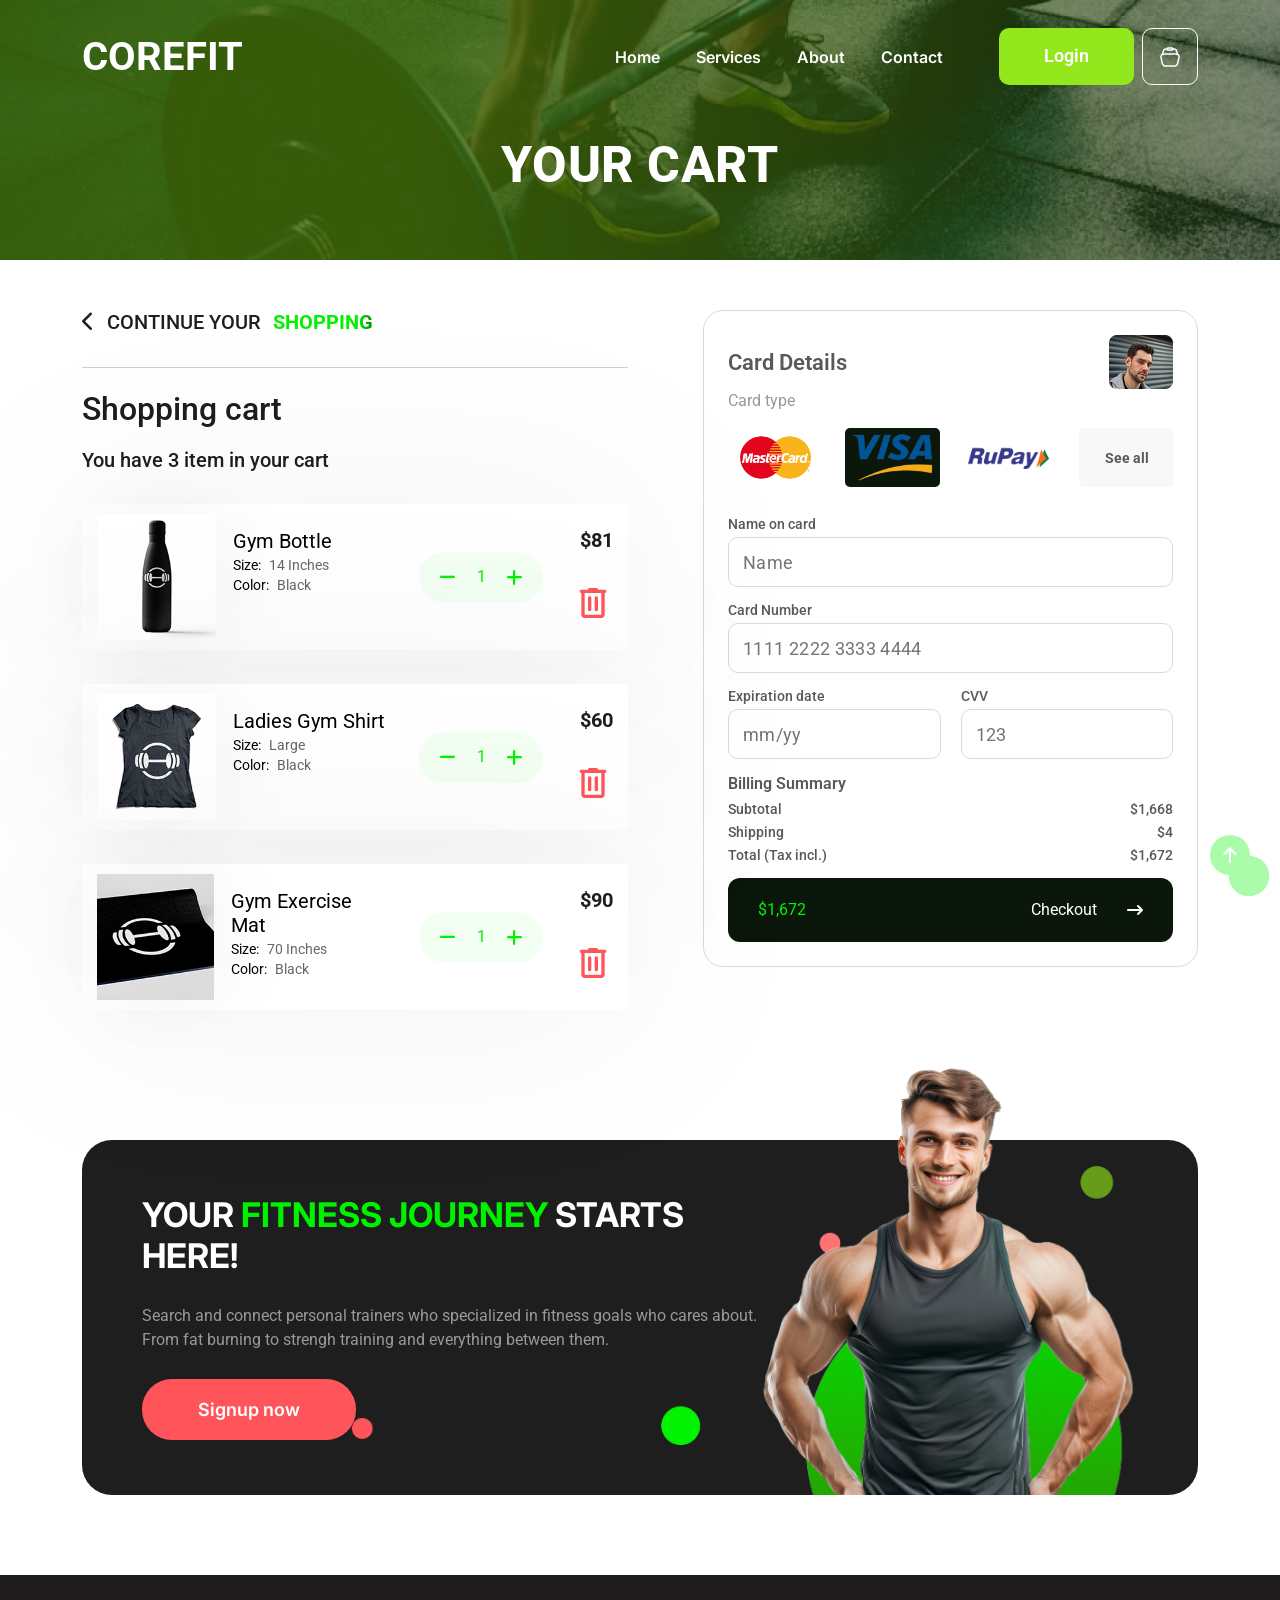
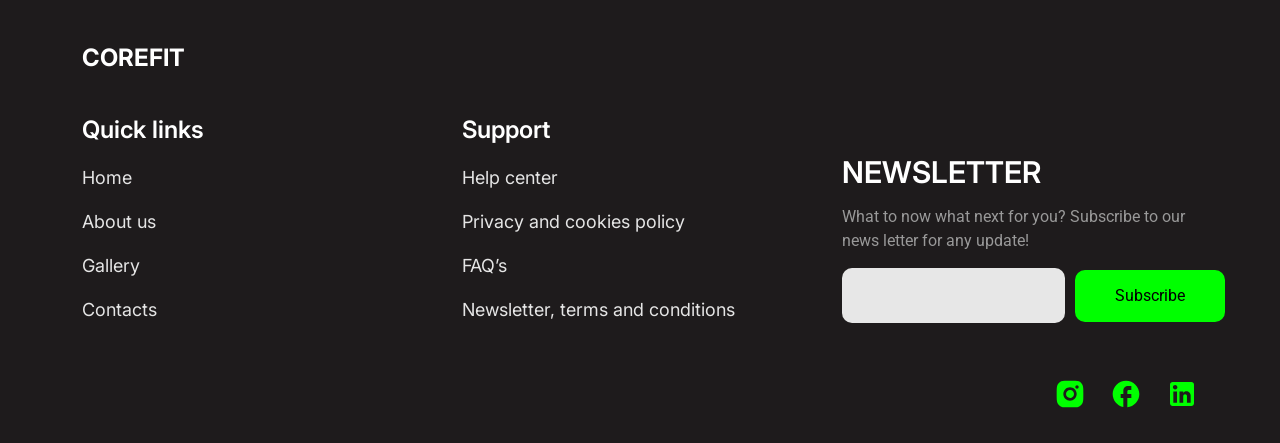
<file: view-cart.html>
<!DOCTYPE html>
<html lang="en-US">
    <head>
        <!-- Meta setup -->
        <meta charset="UTF-8">
        <meta http-equiv="X-UA-Compatible" content="IE=edge">
        <meta name="viewport" content="width=device-width, initial-scale=1, shrink-to-fit=no">
        <meta name="keywords" content="">
        <meta name="decription" content="">
        <!-- Title -->
        <title>View Details</title>
        <!-- Fav Icon -->
        <link rel="icon" href="images/favicon.ico">
        <!-- Include Bootstrap -->
        <link rel="stylesheet" href="css/bootstrap.css">
        <!-- fontawsome css file  -->
        <link rel="stylesheet" href="css/all.min.css">
        <!-- slider css file  -->
        <link rel="stylesheet" href="css/swiper-bundle.min.css">
        <!-- Main StyleSheet -->
        <link rel="stylesheet" href="css/style.css">
        <!-- Responsive CSS -->
        <link rel="stylesheet" href="css/responsive.css">
    </head>
    <body>

        <!--[if lte IE 9]>
            <p class="browserupgrade">You are using an <strong>outdated</strong> browser. Please <a href="https://browsehappy.com/">upgrade your browser</a> to improve your experience and security.</p>
        <![endif]-->

        <!-- header area start hare  -->
        <header class="site-header">

            <!-- navbar style start hare  -->
            <nav class="navbar navbar-expand-lg">
                <div class="container">
                    <a class="navbar-brand" href="index.html">CoreFit</a>
                    <button class="navbar-toggler-btn d-lg-none" type="button" data-bs-toggle="offcanvas" data-bs-target="#offcanvasNav">
                        <svg xmlns="http://www.w3.org/2000/svg" width="24" height="24" viewBox="0 0 24 24" fill="none">
                            <path d="M4 18H20C20.55 18 21 17.55 21 17C21 16.45 20.55 16 20 16H4C3.45 16 3 16.45 3 17C3 17.55 3.45 18 4 18ZM4 13H20C20.55 13 21 12.55 21 12C21 11.45 20.55 11 20 11H4C3.45 11 3 11.45 3 12C3 12.55 3.45 13 4 13ZM3 7C3 7.55 3.45 8 4 8H20C20.55 8 21 7.55 21 7C21 6.45 20.55 6 20 6H4C3.45 6 3 6.45 3 7Z" fill="white" />
                        </svg>
                    </button>
                    <div class="offcanvas offcanvas-start ms-auto" tabindex="-1" id="offcanvasNav">
                        <div class="offcanvas-header">
                            <h5 class="offcanvas-title">CoreFit</h5>
                            <button type="button" class="nav-btn-close" data-bs-dismiss="offcanvas">
                                <i class="fa-solid fa-xmark"></i>
                            </button>
                        </div>
                        <div class="offcanvas-body ms-lg-auto me-lg-5">
                            <ul class="navbar-nav">
                                <li class="nav-item">
                                    <a class="nav-link" href="index.html">Home</a>
                                </li>
                                <li class="nav-item">
                                    <a class="nav-link" href="gallery.html">Services</a>
                                </li>
                                <li class="nav-item">
                                    <a class="nav-link" href="about-us.html">About</a>
                                </li>
                                <li class="nav-item">
                                    <a class="nav-link" href="contact-us.html">Contact</a>
                                </li>
                            </ul>
                            <div class="d-lg-none mt-3">
                                <button class="action-btn bg-color-secondery">Login</button>
                                <button class="cart-btn">
                                    <a href="view-cart.html"><img src="images/solar_cart-outline.svg" alt=""></a>
                                </button>
                            </div>
                        </div>
                    </div>
                    <div class="d-none d-lg-flex gap-2">
                        <button class="action-btn bg-color-secondery">Login</button>
                        <a href="view-cart.html">
                            <button class="cart-btn">
                                <img src="images/solar_cart-outline.svg" alt="">
                            </button>
                        </a>
                    </div>
                </div>
            </nav>
        </header>
        <!-- site header end hare  -->



        <!-- view cart hero start hare  -->
        <section class="view-cart-hero">
            <div class="container">
                <div class="hero-wrapper">
                    <div class="hero-title text-center w-100 d-flex align-items-center justify-content-center">
                        <h2>Your Cart</h2>
                    </div>
                </div>
            </div>
        </section>
        <!-- home hero section end hare  -->
        <!-- cart shapping section start hare  -->
        <section class="shopping-cart-section">
            <div class="container">
                <div class="shopping-card-wrapper">
                    <div class="row">
                        <div class="col-lg-6">
                            <div class="shapping-card">
                                <div class="back-shopping-btn">
                                    <a href="gallery.html">
                                        <button>
                                            <i class="fa-solid fa-chevron-left"></i> continue your <span>shopping</span>
                                        </button>
                                    </a>
                                </div>
                                <div class="card-details">
                                    <h2>Shopping cart</h2>
                                    <p>You have 3 item in your cart</p>
                                </div>
                                <div class="cart-items-wrapper">
                                    <!-- items 1  -->
                                    <div class="signle-cart-items">
                                        <div class="cart-items-left d-flex align-items-start">
                                            <div class="product-img">
                                                <img src="images/product-thmb3.png" alt="">
                                            </div>
                                            <div class="cart-product-info">
                                                <h4>Gym Bottle</h4>
                                                <div class="product-size d-flex align-items-center gap-2">
                                                    <p>Size:</p>
                                                    <span>14 Inches</span>
                                                </div>
                                                <div class="product-color d-flex align-items-center gap-2">
                                                    <p>Color:</p>
                                                    <span>Black</span>
                                                </div>
                                            </div>
                                        </div>
                                        <div class="product-qty">
                                            <div class="quantity-container">
                                                <button class="qty-btn decrease">
                                                    <i class="fa-solid fa-minus"></i>
                                                </button>
                                                <input type="text"class="qty-input qty" value="1" readonly>
                                                <button class="qty-btn increase" >
                                                    <i class="fa-solid fa-plus"></i>
                                                </button>
                                            </div>
                                        </div>
                                        <div class="price-and-delete">
                                            <div class="cart-price">
                                                <h4>$81</h4>
                                            </div>
                                            <div class="delete-btn">
                                                <button>
                                                    <svg xmlns="http://www.w3.org/2000/svg" width="48" height="48" viewBox="0 0 48 48" fill="none">
                                                        <path d="M14 42C12.9 42 11.9587 41.6087 11.176 40.826C10.3933 40.0433 10.0013 39.1013 10 38V12C9.43334 12 8.95867 11.808 8.57601 11.424C8.19334 11.04 8.00134 10.5653 8.00001 10C7.99867 9.43467 8.19067 8.96 8.57601 8.576C8.96134 8.192 9.43601 8 10 8H18C18 7.43333 18.192 6.95867 18.576 6.576C18.96 6.19333 19.4347 6.00133 20 6H28C28.5667 6 29.042 6.192 29.426 6.576C29.81 6.96 30.0013 7.43467 30 8H38C38.5667 8 39.042 8.192 39.426 8.576C39.81 8.96 40.0013 9.43467 40 10C39.9987 10.5653 39.8067 11.0407 39.424 11.426C39.0413 11.8113 38.5667 12.0027 38 12V38C38 39.1 37.6087 40.042 36.826 40.826C36.0433 41.61 35.1013 42.0013 34 42H14ZM34 12H14V38H34V12ZM20 34C20.5667 34 21.042 33.808 21.426 33.424C21.81 33.04 22.0013 32.5653 22 32V18C22 17.4333 21.808 16.9587 21.424 16.576C21.04 16.1933 20.5653 16.0013 20 16C19.4347 15.9987 18.96 16.1907 18.576 16.576C18.192 16.9613 18 17.436 18 18V32C18 32.5667 18.192 33.042 18.576 33.426C18.96 33.81 19.4347 34.0013 20 34ZM28 34C28.5667 34 29.042 33.808 29.426 33.424C29.81 33.04 30.0013 32.5653 30 32V18C30 17.4333 29.808 16.9587 29.424 16.576C29.04 16.1933 28.5653 16.0013 28 16C27.4347 15.9987 26.96 16.1907 26.576 16.576C26.192 16.9613 26 17.436 26 18V32C26 32.5667 26.192 33.042 26.576 33.426C26.96 33.81 27.4347 34.0013 28 34Z" fill="#41F541" />
                                                    </svg>
                                                </button>
                                            </div>
                                        </div>
                                    </div>
                                    <!-- items 2  -->
                                    <div class="signle-cart-items">
                                        <div class="cart-items-left d-flex align-items-start">
                                            <div class="product-img">
                                                <img src="images/product-thmb1.png" alt="">
                                            </div>
                                            <div class="cart-product-info">
                                                <h4>Ladies Gym Shirt</h4>
                                                <div class="product-size d-flex align-items-center gap-2">
                                                    <p>Size:</p>
                                                    <span>Large</span>
                                                </div>
                                                <div class="product-color d-flex align-items-center gap-2">
                                                    <p>Color:</p>
                                                    <span>Black</span>
                                                </div>
                                            </div>
                                        </div>
                                        <div class="product-qty">
                                            <div class="quantity-container">
                                                <button class="qty-btn decrease">
                                                    <i class="fa-solid fa-minus"></i>
                                                </button>
                                                <input type="text"class="qty-input qty" value="1" readonly>
                                                <button class="qty-btn increase" >
                                                    <i class="fa-solid fa-plus"></i>
                                                </button>
                                            </div>
                                        </div>
                                        <div class="price-and-delete">
                                            <div class="cart-price">
                                                <h4>$60</h4>
                                            </div>
                                            <div class="delete-btn">
                                                <button>
                                                    <svg xmlns="http://www.w3.org/2000/svg" width="48" height="48" viewBox="0 0 48 48" fill="none">
                                                        <path d="M14 42C12.9 42 11.9587 41.6087 11.176 40.826C10.3933 40.0433 10.0013 39.1013 10 38V12C9.43334 12 8.95867 11.808 8.57601 11.424C8.19334 11.04 8.00134 10.5653 8.00001 10C7.99867 9.43467 8.19067 8.96 8.57601 8.576C8.96134 8.192 9.43601 8 10 8H18C18 7.43333 18.192 6.95867 18.576 6.576C18.96 6.19333 19.4347 6.00133 20 6H28C28.5667 6 29.042 6.192 29.426 6.576C29.81 6.96 30.0013 7.43467 30 8H38C38.5667 8 39.042 8.192 39.426 8.576C39.81 8.96 40.0013 9.43467 40 10C39.9987 10.5653 39.8067 11.0407 39.424 11.426C39.0413 11.8113 38.5667 12.0027 38 12V38C38 39.1 37.6087 40.042 36.826 40.826C36.0433 41.61 35.1013 42.0013 34 42H14ZM34 12H14V38H34V12ZM20 34C20.5667 34 21.042 33.808 21.426 33.424C21.81 33.04 22.0013 32.5653 22 32V18C22 17.4333 21.808 16.9587 21.424 16.576C21.04 16.1933 20.5653 16.0013 20 16C19.4347 15.9987 18.96 16.1907 18.576 16.576C18.192 16.9613 18 17.436 18 18V32C18 32.5667 18.192 33.042 18.576 33.426C18.96 33.81 19.4347 34.0013 20 34ZM28 34C28.5667 34 29.042 33.808 29.426 33.424C29.81 33.04 30.0013 32.5653 30 32V18C30 17.4333 29.808 16.9587 29.424 16.576C29.04 16.1933 28.5653 16.0013 28 16C27.4347 15.9987 26.96 16.1907 26.576 16.576C26.192 16.9613 26 17.436 26 18V32C26 32.5667 26.192 33.042 26.576 33.426C26.96 33.81 27.4347 34.0013 28 34Z" fill="#41F541" />
                                                    </svg>
                                                </button>
                                            </div>
                                        </div>
                                    </div>
                                    <!-- items 3  -->
                                    <div class="signle-cart-items">
                                        <div class="cart-items-left d-flex align-items-start">
                                            <div class="product-img">
                                                <img src="images/product-thmb4.png" alt="">
                                            </div>
                                            <div class="cart-product-info">
                                                <h4>Gym Exercise Mat</h4>
                                                <div class="product-size d-flex align-items-center gap-2">
                                                    <p>Size:</p>
                                                    <span>70 Inches</span>
                                                </div>
                                                <div class="product-color d-flex align-items-center gap-2">
                                                    <p>Color:</p>
                                                    <span>Black</span>
                                                </div>
                                            </div>
                                        </div>
                                        <div class="product-qty">
                                            <div class="quantity-container">
                                                <button class="qty-btn decrease">
                                                    <i class="fa-solid fa-minus"></i>
                                                </button>
                                                <input type="text"class="qty-input qty" value="1" readonly>
                                                <button class="qty-btn increase" >
                                                    <i class="fa-solid fa-plus"></i>
                                                </button>
                                            </div>
                                        </div>
                                        <div class="price-and-delete">
                                            <div class="cart-price">
                                                <h4>$90</h4>
                                            </div>
                                            <div class="delete-btn">
                                                <button>
                                                    <svg xmlns="http://www.w3.org/2000/svg" width="48" height="48" viewBox="0 0 48 48" fill="none">
                                                        <path d="M14 42C12.9 42 11.9587 41.6087 11.176 40.826C10.3933 40.0433 10.0013 39.1013 10 38V12C9.43334 12 8.95867 11.808 8.57601 11.424C8.19334 11.04 8.00134 10.5653 8.00001 10C7.99867 9.43467 8.19067 8.96 8.57601 8.576C8.96134 8.192 9.43601 8 10 8H18C18 7.43333 18.192 6.95867 18.576 6.576C18.96 6.19333 19.4347 6.00133 20 6H28C28.5667 6 29.042 6.192 29.426 6.576C29.81 6.96 30.0013 7.43467 30 8H38C38.5667 8 39.042 8.192 39.426 8.576C39.81 8.96 40.0013 9.43467 40 10C39.9987 10.5653 39.8067 11.0407 39.424 11.426C39.0413 11.8113 38.5667 12.0027 38 12V38C38 39.1 37.6087 40.042 36.826 40.826C36.0433 41.61 35.1013 42.0013 34 42H14ZM34 12H14V38H34V12ZM20 34C20.5667 34 21.042 33.808 21.426 33.424C21.81 33.04 22.0013 32.5653 22 32V18C22 17.4333 21.808 16.9587 21.424 16.576C21.04 16.1933 20.5653 16.0013 20 16C19.4347 15.9987 18.96 16.1907 18.576 16.576C18.192 16.9613 18 17.436 18 18V32C18 32.5667 18.192 33.042 18.576 33.426C18.96 33.81 19.4347 34.0013 20 34ZM28 34C28.5667 34 29.042 33.808 29.426 33.424C29.81 33.04 30.0013 32.5653 30 32V18C30 17.4333 29.808 16.9587 29.424 16.576C29.04 16.1933 28.5653 16.0013 28 16C27.4347 15.9987 26.96 16.1907 26.576 16.576C26.192 16.9613 26 17.436 26 18V32C26 32.5667 26.192 33.042 26.576 33.426C26.96 33.81 27.4347 34.0013 28 34Z" fill="#41F541" />
                                                    </svg>
                                                </button>
                                            </div>
                                        </div>
                                    </div>
                                </div>
                            </div>
                        </div>
                        <div class="col-lg-6 mt-4 mt-lg-0 mt-md-5">
                            <div class="checkout-wrapper">
                                <div class="pay-card-details d-flex align-items-center justify-content-between">
                                    <h4>Card Details</h4>
                                    <div class="card-owner-img">
                                        <img src="images/card-owner.png" alt="">
                                    </div>
                                </div>
                                <div class="card-type">
                                    <p>Card type</p>
                                    <ul>
                                        <li>
                                            <button>
                                                <img src="images/master-card.svg" alt="">
                                            </button>
                                        </li>
                                        <li>
                                            <button>
                                                <img src="images/visa-card.svg" alt="">
                                            </button>
                                        </li>
                                        <li>
                                            <button>
                                                <img src="images/rupay-card.svg" alt="">
                                            </button>
                                        </li>
                                        <li>
                                            <button class="see-all-btn">
                                                <span>See all</span>
                                            </button>
                                        </li>
                                    </ul>
                                </div>
                                <div class="card-info-form">
                                    <form action="">
                                        <div class="signle-input">
                                            <label for="name_card">Name on card</label>
                                            <input type="text" placeholder="Name" id="name_card" required>
                                        </div>
                                        <div class="signle-input">
                                            <label for="card_number">Card Number</label>
                                            <input type="text" placeholder="1111 2222 3333 4444" id="card_number">
                                        </div>
                                        <div class="group-input">
                                            <div class="signle-input">
                                                <label for="expiration-date">Expiration date</label>
                                                <input type="text" placeholder="mm/yy" id="expiration-date">
                                            </div>
                                            <div class="signle-input">
                                                <label for="cvv">CVV</label>
                                                <input type="text" placeholder="123" id="cvv">
                                            </div>
                                        </div>
                                        <div class="billing-summery">
                                            <h4>Billing Summary</h4>
                                            <ul>
                                                <li>
                                                    <p>Subtotal</p>
                                                    <span class="value">$1,668</span>
                                                </li>
                                                <li>
                                                    <p>Shipping</p>
                                                    <span class="value">$4</span>
                                                </li>
                                                <li>
                                                    <p>Total (Tax incl.)</p>
                                                    <span class="value">$1,672</span>
                                                </li>
                                            </ul>
                                        </div>
                                        <div class="checkout-btn">
                                            <button type="submit">
                                                <span class="total-amount">$1,672</span>
                                                <div class="checkout-text"> Checkout <i class="fa-solid fa-arrow-right-long"></i>
                                                </div>
                                            </button>
                                        </div>
                                    </form>
                                </div>
                            </div>
                        </div>
                    </div>
                </div>
            </div>
        </section>
        <!-- fitness journey section start hare  -->
        <section class="fitness-journey-section">
            <div class="container">
                <div class="fitness-journey-wrapper">
                    <div class="fitness-journey-content">
                        <h2>Your <span>fitness journey</span> starts here! </h2>
                        <p>Search and connect personal trainers who specialized in fitness goals who cares about. From fat burning to strengh training and everything between them.</p>
                        <div class="sign-up-btn">
                            <a href="#">Signup now</a>
                        </div>
                    </div>
                    <div class="fitness-journey-img">
                        <img src="images/fitness-journey-img.png" alt="">
                    </div>
                </div>
            </div>
        </section>
        <!-- fitness journey section end hare  -->
        <!-- site footer start hare  -->
        <footer class="site-footer">
            <div class="container">
                <div class="footer-wrapper">
                    <div class="footer-logo">
                        <a href="index.html">CoreFit</a>
                    </div>
                    <div class="row">
                        <div class="col-lg-4 col-6 mt-5 mt-lg-0 order-2 order-lg-1">
                            <div class="footer-block">
                                <h4>Quick links</h4>
                                <ul>
                                    <li>
                                        <a href="#">Home</a>
                                    </li>
                                    <li>
                                        <a href="#">About us</a>
                                    </li>
                                    <li>
                                        <a href="#">Gallery</a>
                                    </li>
                                    <li>
                                        <a href="#">Contacts</a>
                                    </li>
                                </ul>
                            </div>
                        </div>
                        <div class="col-lg-4 col-6 order-3 mt-5 mt-lg-0 order-lg-2">
                            <div class="footer-block">
                                <h4>Support</h4>
                                <ul>
                                    <li>
                                        <a href="#">Help center</a>
                                    </li>
                                    <li>
                                        <a href="#">Privacy and cookies policy</a>
                                    </li>
                                    <li>
                                        <a href="#">FAQ’s</a>
                                    </li>
                                    <li>
                                        <a href="#">Newsletter, terms and conditions</a>
                                    </li>
                                </ul>
                            </div>
                        </div>
                        <div class="col-lg-4 mt-auto order-1 order-lg-3">
                            <div class="footer-news-latter">
                                <h4>Newsletter</h4>
                                <p>What to now what next for you? Subscribe to our news letter for any update!</p>
                                <form action="">
                                    <input type="email" required />
                                    <button type="submit">Subscribe</button>
                                </form>
                            </div>
                        </div>
                    </div>
                    <div class="footer-social">
                        <ul>
                            <li>
                                <a href="#">
                                    <img src="images/ri_instagram-fill.svg" alt="">
                                </a>
                            </li>
                            <li>
                                <a href="#">
                                    <img src="images/ic_round-facebook.svg" alt="">
                                </a>
                            </li>
                            <li>
                                <a href="#">
                                    <img src="images/mdi_linkedin.svg" alt="">
                                </a>
                            </li>
                        </ul>
                    </div>
                </div>
            </div>
        </footer>
        <!-- Footer end hare  -->

        
        <!-- Main jQuery -->
        <script src="js/jquery-3.4.1.min.js"></script>
        <!-- Bootstrap jQuery -->
        <script src="js/bootstrap.bundle.min.js"></script>
        <!-- slider js  -->
        <script src="js/swiper-bundle.min.js"></script>
        <!-- Custom jQuery -->
        <script src="js/scripts.js"></script>
        <!-- Scroll-Top button -->
        <a href="#" class="scrolltotop" style="display: none;">
            <i class="fa-solid fa-arrow-up" aria-hidden="true"></i>
            <span class="pluse"></span>
            <span class="pluse2"></span>
        </a>
    </body>
</html>
</file>
<file: css/style.css>
/*
========================
GOBAL CSS START
========================
*/

@import url("https://fonts.googleapis.com/css2?family=Inter:ital,opsz,wght@0,14..32,100..900;1,14..32,100..900&family=Roboto:ital,wght@0,100..900;1,100..900&display=swap");

body {
    font-family: "Roboto", serif;
    font-size: 16px;
    font-weight: 400;
    background: #fff;
    color: #999999;
}
:root {
    --primery-color: #01f201;
    --second-color: #92e71d;
    --font-inter: "Inter", serif;
}

html,
body,
header,
footer,
main,
nav,
section,
div,
menu,
span,
h1,
h2,
h3,
h4,
h5,
h6,
p,
a,
strong,
i,
ol,
ul,
li,
form,
label,
button {
    margin: 0;
    padding: 0;
}

ol,
ul {
    list-style: none;
}

button:focus,
a:focus,
input:focus,
textarea:focus,
select:focus {
    outline: none;
}

a {
    text-decoration: none;
    color: inherit;
    transition: 0.2s all ease;
    -webkit-transition: 0.2s all ease;
    -moz-transition: 0.2s all ease;
}

a:visited,
a:hover,
a:active {
    text-decoration: none;
}

img {
    max-width: 100%;
}

::selection {
    color: white;
    background: var(--second-color);
}

::-webkit-selection {
    color: white;
    background: var(--second-color);
}

::-moz-selection {
    color: white;
    background: var(--second-color);
}

.scrolltotop {
    width: 40px;
    height: 40px;
    line-height: 40px;
    border-radius: 50%;
    background: var(--primery-color);
    text-align: center;
    font-size: 22px;
    color: #ffffff;
    position: fixed;
    right: 30px;
    bottom: 25px;
    display: none;
    animation: lab_top_up 5s linear infinite;
    -webkit-transition: all 0.3s ease;
    -moz-transition: all 0.3s ease;
    transition: all 0.3s ease;
    z-index: 1;
}

.scrolltotop img {
    width: 14px;
    margin-top: -4px;
}

.scrolltotop i {
    font-size: 18px;
}

@keyframes lab_top_up {
    0% {
        transform: translateY(-15px);
    }
    50% {
        transform: translateY(0px);
    }
    100% {
        transform: translateY(-15px);
    }
}

.pluse,
.pluse2 {
    position: relative;
    top: 10px;
    left: -7px;
    z-index: -1;
}

.pluse::before,
.pluse2::before {
    width: 40px;
    height: 40px;
}

.pluse::after,
.pluse::before,
.pluse2::after,
.pluse2::before {
    background: var(--primery-color);
    border-radius: 50%;
    left: 50%;
    top: 50%;
    display: block;
    content: "";
    position: absolute;
    top: 4px;
    left: -1px;
}

.pluse::after,
.pluse2::after {
    width: 30px;
    height: 30px;
    background: transparent;
    margin-left: -15px;
    margin-top: -15px;
}

.pluse::before {
    -webkit-animation: pluse_animate 2.5s infinite linear;
    animation: pluse_animate 2.5s infinite linear;
}

.pluse2::before {
    -webkit-animation: pluse_animate 3s infinite linear;
    animation: pluse_animate 3s infinite linear;
}

@keyframes pluse_animate {
    0% {
        opacity: 1;
        -webkit-transform: translate(-50%, -50%) scale(0.3);
        transform: translate(-50%, -50%) scale(0.3);
    }
    100% {
        opacity: 0;
        -webkit-transform: translate(-50%, -50%) scale(2);
        transform: translate(-50%, -50%) scale(2);
    }
}

/*===============
 GOBAL CSS END  
 ============== */

/*==== hedaer style start hare ====== */

.site-header {
    position: absolute;
    top: 0;
    left: 0;
    width: 100%;
    padding: 20px 0;
    z-index: 999;
}

.action-btn {
    border: none;
    padding: 17px 45px;
    border-radius: 10px;
    color: #fff;
    text-align: center;
    font-size: 18px;
    font-style: normal;
    font-weight: 600;
    line-height: normal;
    transition: 0.3s;
    display: inline-flex;
}

.bg-color-secondery {
    background: var(--second-color);
}
.action-btn.bg-color-secondery:hover {
    background: var(--primery-color);
}
.cart-btn {
    background: transparent;
    padding: 15px;
    border-radius: 10px;
    border: 1px solid #fff;
    transition: 0.3s;
}
.cart-btn:hover {
    background: var(--primery-color);
    border-color: var(--primery-color);
}
.navbar-brand,
.offcanvas-title {
    color: #fff;
    font-size: 40px;
    font-style: normal;
    font-weight: 700;
    line-height: normal;
    text-transform: uppercase;
}
.navbar-brand:hover {
    color: var(--second-color);
}

.navbar-nav .nav-link {
    color: #fff;
    font-family: var(--font-inter);
    font-weight: 600;
}

.navbar-nav .nav-link:hover,
.navbar-nav .nav-link.active {
    color: var(--primery-color);
}

.navbar-nav .nav-link.active {
    color: var(--primery-color);
}

.navbar-nav {
    gap: 20px;
}

.navbar-toggler-btn {
    background: transparent;
    border: none;
}
#offcanvasNav {
    background: #333;
}
.nav-btn-close {
    background: transparent;
    border: none;
    margin-left: auto;
    font-size: 30px;
    color: #fff;
}
/*====== site header style end hare ===== */
/*===== hero section style start hare ===== */

.home-hero-section {
    min-height: 800px;
    background: linear-gradient(270deg, rgba(0, 0, 0, 0) -47.85%, rgba(65, 108, 5, 0.5) 88.69%), url(../images/home-hero-bg.png) lightgray 0px -74.132px / 100% 117.165% no-repeat;
    padding-top: 113px;
    display: flex;
    flex-direction: column;
    justify-content: center;
    position: relative;
    z-index: 5;
    overflow: hidden;
}
.home-hero-section::before {
    content: "";
    clear: both;
    width: 45%;
    height: 100%;
    transform: rotate(34.196deg);
    opacity: 0.2;
    background: #669c1a;
    position: absolute;
    right: -28%;
    top: 0;
    z-index: -1;
}
.hero-title h2 {
    color: #fff;
    font-size: 50px;
    font-style: normal;
    font-weight: 800;
    line-height: 56px;
    letter-spacing: 0.75px;
    text-transform: uppercase;
    max-width: 691px;
}
.hero-title h2 span {
    color: var(--primery-color);
}

.hero-wrapper {
    display: flex;
    flex-direction: column;
    gap: 35px;
}

.hero-action-btn {
    padding: 12px 25px;
    border-radius: 10px;
    background: rgba(129, 221, 0, 0.46);
    max-width: 243px;
    display: flex;
    align-items: center;
    justify-content: center;
    gap: 20px;
    color: #fff;
    text-align: center;
    font-size: 20px;
    font-weight: 400;
    letter-spacing: -0.25px;
}
.hero-action-btn:hover {
    background: var(--second-color);
}

.hero-wrapper .our-achieve {
    padding-top: 30px;
    display: flex;
    gap: 80px;
}
.hero-wrapper .our-achieve h2 {
    color: #fff;
    font-size: 56px;
    font-style: normal;
    font-weight: 800;
    letter-spacing: 0.75px;
    text-transform: uppercase;
}
.hero-wrapper .our-achieve p {
    color: #fff;
    font-size: 20px;
    font-style: normal;
    font-weight: 400;
    letter-spacing: 0.75px;
}
/*======= hero secion end hare ====== */
/*====== why choose us section style start hare ====== */

.why-choose-us {
    padding: 50px 0;
}

.section-top h4 {
    color: #06d306;
    font-size: 18px;
    font-style: normal;
    font-weight: 500;
    letter-spacing: -0.25px;
    text-transform: uppercase;
}
.section-top h2 {
    color: #1e1e1e;
    font-size: 40px;
    font-style: normal;
    font-weight: 800;
    letter-spacing: -0.25px;
    text-transform: uppercase;
}

.offering-list {
    padding-top: 46px;
}
.offer-icon {
    width: 62px;
    height: 62px;
    display: flex;
    align-items: center;
    justify-content: center;
    padding: 10px;
    border-radius: 50%;
    background: #eaffea;
}
.offer-card {
    display: flex;
    flex-direction: column;
    gap: 17px;
}
.offering-info h4 {
    color: #1e1e1e;
    font-size: 24px;
    font-style: normal;
    font-weight: 500;
    letter-spacing: -0.25px;
}
.offering-info p {
    color: #929292;
    font-size: 14px;
    font-style: normal;
    font-weight: 300;
    line-height: 20px;
    padding-top: 5px;
}

.offer-card .explore-more {
    color: #595959;
    font-size: 14px;
    font-style: normal;
    font-weight: 500;
    line-height: 45px;
    letter-spacing: -0.25px;
}

/*===== why choose us section end hare ======= */
/*==== fitness goal section style start hare ==== */

.fitness-goal-section {
    padding: 50px 0;
    min-height: 518px;
    background: #f9f9f9;
}
.fitness-left-card {
    display: flex;
    flex-direction: column;
    gap: 25px;
}

.fitness-goal-wrapper .section-top h2 {
    max-width: 455px;
}
.section-top h2 span {
    color: var(--primery-color);
}

.explore-btn {
    padding: 12px 25px;
    border-radius: 10px;
    background: #172417;
    max-width: 243px;
    display: flex;
    align-items: center;
    justify-content: center;
    gap: 20px;
    color: #fff;
    text-align: center;
    font-size: 20px;
    font-weight: 400;
    letter-spacing: -0.25px;
}
.explore-btn:hover {
    background: var(--primery-color);
}
.fitness-goal-text p {
    color: #999;
    font-size: 20px;
    font-style: normal;
    font-weight: 500;
    line-height: 32px;
}

.fitness-right-card {
    position: relative;
    width: fit-content;
    margin-left: auto;
}

.fitness-right-card .left-btm-img {
    position: absolute;
    left: -19%;
    top: 71%;
}
.fitness-right-card .fitness-right-cnt {
    position: absolute;
    right: 80%;
    top: 100px;
    display: flex;
    align-items: center;
    gap: 20px;
    padding: 9px 10px;
    border-radius: 10px;
    background: #fdfffc;
    min-width: 222px;
    box-shadow: rgba(149, 157, 165, 0.2) 0px 8px 24px;
}

.fitness-right-cnt .fitness-info {
    flex: 1;
    text-align: left;
}
.fitness-info h4 {
    color: #1a1a1a;
    font-size: 16px;
    font-weight: 300;
}
.fitness-info h2 {
    font-size: 18px;
    font-style: normal;
    font-weight: 500;
    line-height: normal;
    background: linear-gradient(90deg, #01e901 15.5%, #018301 100%);
    background-clip: text;
    -webkit-background-clip: text;
    -webkit-text-fill-color: transparent;
}
.fitness-info p {
    color: #c4c4c4;
    font-size: 14px;
    font-style: normal;
    font-weight: 400;
}
.fitness-info p span {
    color: var(--primery-color);
}

/*======= fitness goal section end hare ======= */
/*====== explore product section style start hare ====== */

.explore-product-section {
    padding-top: 82px;
    border-bottom: 1px solid #9d9d9d;
}
.explore-top a {
    color: #ff555a;
    text-align: right;
    font-size: 20px;
    font-style: normal;
    font-weight: 500;
    letter-spacing: -0.25px;
}

.explore-product-box {
    padding-top: 25px;
}
.product-card {
    border-radius: 10px;
    background: #fff;
    box-shadow: 0px 4px 100px 0px rgba(0, 0, 0, 0.06);
    padding: 10px;
    position: relative;
}

.product-card .product-thabmail {
    border-radius: 10px 10px 0px 0px;
    overflow: hidden;
}
.product-thabmail img {
    width: 100%;
    max-height: 215px;
    object-fit: cover;
    height: 215px;
}
.product-info {
    padding: 10px;
}
.product-title-price a {
    color: #1e1b1c;
    font-size: 24px;
    font-style: normal;
    font-weight: 500;
    letter-spacing: -0.25px;
}

.product-rating ul {
    display: flex;
    align-items: center;
}
.product-rating p {
    color: #9d9d9d;
    font-size: 14px;
    font-style: normal;
    font-weight: 400;
    letter-spacing: -0.25px;
}
.product-title-price h2 {
    color: #1a1a1a;
    text-align: right;
    font-size: 26px;
    font-style: normal;
    font-weight: 700;
    letter-spacing: -0.25px;
}

.product-details {
    padding-top: 15px;
    padding-bottom: 10px;
}
.product-details p {
    color: #9d9d9d;
    font-size: 14px;
    font-style: normal;
    font-weight: 400;
    letter-spacing: -0.25px;
}

.add-to-cart-btn button {
    display: flex;
    align-items: center;
    justify-content: center;
    gap: 7px;
    width: 100%;
    padding: 10px;
    border: none;
    outline: none;
    border-radius: 10px;
    background: #eaffea;
    color: #669c1a;
    font-size: 14px;
    font-style: normal;
    font-weight: 500;
    letter-spacing: -0.25px;
    transition: 0.3s;
}
.add-to-cart-btn button:hover {
    background: #172417;
    color: #fff;
}
.add-to-cart-btn button:hover svg path {
    fill: #fff;
}
.product-card .add-favorite {
    position: absolute;
    right: 21px;
    top: 19px;
}
.add-favorite button {
    background: transparent;
    border: none;
    font-size: 24px;
}
.add-favorite button.favorite {
    color: #ff555a;
}

.slider-btn {
    display: none;
}

.custom-progressbar {
    display: block;
    position: relative !important;
    top: unset !important;
    bottom: unset;
    width: 100% !important;
    height: 12px !important;
    background: transparent !important;
    margin-top: 60px;
}

.custom-progressbar-fill {
    height: 100%;
    width: 0%;
    background: #ff6f61;
    transition: width 0.3s ease-in-out;
}

.custom-progressbar .swiper-pagination-progressbar-fill {
    background: #669c1a !important;
    border-radius: 10px;
}

.swiper-button-next::after,
.swiper-button-prev::after {
    display: none;
}
.swiper-button-next.swiper-button-disabled,
.swiper-button-prev.swiper-button-disabled {
    opacity: 0;
    cursor: auto;
    pointer-events: none;
}
.slider-btn i {
    font-size: 30px;
    color: var(--primery-color);
}
.slider-btn i:hover {
    color: var(--second-color);
}

/* explore product section end hare  */
/*===== exercise section start hare ====== */

.exercise-section {
    padding: 85px 0;
}
.exercise-content-card {
    display: flex;
    flex-direction: column;
    gap: 35px;
    padding-left: 60px;
}
.exercise-content-card .section-top h2 {
    font-weight: 500;
}
.exercise-content-card .section-top h2 span {
    font-weight: 700;
    color: var(--second-color);
}

.action-btn.btn-bg-black {
    background: #0b170b;
}
.action-btn.btn-bg-black:hover {
    background: var(--primery-color);
}
.exercise-content-card p {
    color: #999;
    font-size: 20px;
    font-style: normal;
    font-weight: 500;
}
.exercise-content-card h4 {
    color: var(--primery-color);
    font-size: 27px;
    font-style: normal;
    font-weight: 700;
    letter-spacing: -0.25px;
}

/*====== exercise section style end hare ==== */
/*===== category section style start hare ==== */

.category-section {
    padding-bottom: 80px;
}

.category-list {
    padding-top: 40px;
}

.category-card {
    position: relative;
    overflow: hidden;
    border-radius: 10px;
}
.category-card img {
    transition: 0.3s;
}
.category-card:hover > img {
    transform: scale(1.2);
}
.category-card .category-info {
    position: absolute;
    left: 0;
    bottom: 0;
    padding: 21px 24px;
}
.category-info a {
    color: #fff;
    font-size: 27px;
    font-style: normal;
    font-weight: 700;
    letter-spacing: -0.25px;
}

/*======== category section style end hare  ======= */
/*======== our expert section start hare ============ */

.our-expert-section {
    padding: 61px 0;
    background: #f9f9f9;
}

.our-expert-wrapper {
    padding-top: 70px;
}

.our-expert-card {
    display: flex;
    flex-direction: column;
    gap: 11px;
    padding: 11px 10px;
    border-radius: 10px;
    background: #fff;
    box-shadow: 0px 0px 20px 0px rgba(0, 0, 0, 0.06);
}

.mamber-info .member-name-rating {
    display: flex;
    align-items: center;
    justify-content: space-between;
}
.member-name-rating h2 {
    color: #1a1a1a;
    font-size: 22px;
    font-style: normal;
    font-weight: 500;
    letter-spacing: -0.25px;
}
.member-name-rating ul {
    display: flex;
    align-items: center;
}
.mamber-info p {
    color: #9d9d9d;
    font-size: 16px;
    font-style: normal;
    font-weight: 300;
    padding-top: 11px;
}

.member-img {
    position: relative;
}
.member-img .expert-category {
    position: absolute;
    left: 10px;
    top: 10px;
    display: flex;
    height: 36px;
    padding: 5px 12px;
    justify-content: center;
    align-items: center;
    gap: 10px;
    border-radius: 10px;
    background: #eaffea;
}
.expert-category h4 {
    color: #02d102;
    text-align: center;
    font-size: 20px;
    font-style: normal;
    font-weight: 500;
    letter-spacing: -0.25px;
}

.our-expert-slider {
    overflow: hidden;
}

.exper-slider-pagination.swiper-pagination-clickable.swiper-pagination-bullets.swiper-pagination-horizontal {
    display: flex;
    align-items: center;
    justify-content: center;
    padding-top: 40px;
    padding-bottom: 20px;
    background: #f9f9f9;
}

.exper-slider-pagination .swiper-pagination-bullet {
    width: 20px;
    height: 20px;
    transition: 0.3s;
}

.exper-slider-pagination .swiper-pagination-bullet-active {
    width: 44px;
    height: 20px;
    border-radius: 10px;
    background: #01f301;
}

/*=========our expert section style end hare ====== */
/*======= fitness journey section start hare ===== */

.fitness-journey-section {
    padding: 80px 0;
}

.fitness-journey-wrapper {
    padding: 55px 60px;
    background: url(../images/fitness-journey-secong-bg.png) no-repeat;
    background-position: center;
    background-size: cover;
    border-radius: 30px;
}
.fitness-journey-wrapper h2 {
    color: #fff;
    font-family: var(--font-inter);
    font-size: 34px;
    font-style: normal;
    font-weight: 700;
    text-transform: uppercase;
}
.fitness-journey-wrapper h2 span {
    color: var(--primery-color);
}
.fitness-journey-content {
    max-width: 618px;
}

.sign-up-btn a {
    padding: 20px 56px;
    border-radius: 30px;
    background: #ff555a;
    display: inline-flex;
    color: #fff;
    font-family: var(--font-inter);
    font-size: 18px;
    font-weight: 600;
    line-height: normal;
}
.sign-up-btn a:hover {
    background: var(--primery-color);
}
.fitness-journey-content {
    display: flex;
    flex-direction: column;
    gap: 27px;
}

.fitness-journey-wrapper {
    display: flex;
}

.fitness-journey-img {
    flex: 1;
    position: relative;
}
.fitness-journey-img img {
    position: absolute;
    right: 0;
    max-height: 450px;
    bottom: -55px;
    max-width: 100%;
}

/*======= fitness journey section style end hare ======== */
/*=========== site footer style start hare ======== */

.site-footer {
    padding-top: 65px;
    padding-bottom: 33px;
    background: #1e1b1c;
}

.footer-logo a {
    color: #fff;
    font-family: var(--font-inter);
    font-size: 24px;
    font-style: normal;
    font-weight: 700;
    text-transform: uppercase;
}

.footer-wrapper .row {
    padding-top: 40px;
}

.footer-block h4 {
    color: #fff;
    font-family: var(--font-inter);
    font-size: 24px;
    font-style: normal;
    font-weight: 600;
}

.footer-block ul {
    padding-top: 20px;
    display: flex;
    flex-direction: column;
    gap: 17px;
}
.footer-block ul li a {
    color: #e5e5e5;
    font-family: var(--font-inter);
    font-size: 18px;
    font-style: normal;
    font-weight: 400;
}
.footer-block ul li a:hover {
    color: var(--primery-color);
}

.footer-news-latter h4 {
    color: #fff;
    font-family: var(--font-inter);
    font-size: 30px;
    font-style: normal;
    font-weight: 600;
    text-transform: uppercase;
}

.footer-news-latter {
    display: flex;
    flex-direction: column;
    gap: 15px;
}

.footer-news-latter form {
    display: flex;
    align-items: center;
    gap: 10px;
}
.footer-news-latter form input {
    width: 330px;
    height: 55px;
    max-width: 100%;
    border: none;
    border-radius: 10px;
    background: #e7e7e7;
    padding: 10px;
    max-width: 100%;
}
.footer-news-latter form button {
    display: flex;
    width: 167px;
    padding: 14px 40px;
    justify-content: center;
    align-items: center;
    border-radius: 10px;
    background: #0f0;
    border: none;
    max-width: 100%;
    transition: 0.3s;
}

.footer-news-latter form button:hover {
    background: var(--second-color);
}

.footer-social ul {
    padding-top: 55px;
    display: flex;
    align-items: center;
    gap: 24px;
    justify-content: end;
}

.footer-social ul li img {
    transition: 0.3s;
}

.footer-social ul li img:hover {
    opacity: 0.9;
    transform: translateY(-5px);
}

/*===============================
 CONTACT PAGE STYLE START HARE 
================================ */

/* contact hero section start hare  */

.contact-us-hero-section {
    min-height: 364px;
    background: linear-gradient(270deg, rgba(0, 0, 0, 0.48) -29.17%, rgba(55, 89, 6, 0.8) 89.83%), url(../images/contact-hero-bg.png) lightgray 0px -201px / 100% 209.341% no-repeat;
    padding-top: 70px;
    display: flex;
    flex-direction: column;
    justify-content: center;
    position: relative;
    z-index: 5;
    overflow: hidden;
}

.contact-main-wrapper {
    padding: 60px 0;
}

.contact-left-card {
    max-width: 450px;
    display: flex;
    flex-direction: column;
    gap: 60px;
}
.contact-left-card p {
    color: #868686;
    font-size: 20px;
    font-style: normal;
    font-weight: 400;
}

.our-content-info ul {
    display: flex;
    flex-direction: column;
    gap: 35px;
}

.our-content-info ul li {
    display: flex;
    align-items: center;
    gap: 28px;
}
.our-content-info .contact-info-icon {
    width: 54px;
    height: 54px;
    background: #eaffea;
    display: flex;
    align-items: center;
    justify-content: center;
    padding: 10px;
    border-radius: 50%;
}
.contact-info-cnt {
    display: flex;
    flex-direction: column;
    gap: 6px;
}

.contact-info-cnt h4 {
    color: #1a1a1a;
    font-size: 20px;
    font-style: normal;
    font-weight: 500;
    line-height: normal;
}
.contact-info-cnt span,
.contact-info-cnt a {
    color: #868686;
    font-size: 16px;
    font-weight: 200;
    line-height: normal;
    letter-spacing: -0.32px;
}
.contact-info-cnt a:hover {
    color: var(--primery-color);
}

.follow-us {
    display: flex;
    flex-direction: column;
    gap: 35px;
}
.follow-us h4 {
    color: #1a1a1a;
    font-size: 20px;
    font-style: normal;
    font-weight: 500;
    line-height: normal;
}

.follow-us .social-icons {
    width: 74px;
    height: 74px;
    display: flex;
    align-items: center;
    justify-content: center;
    border-radius: 50%;
    background: #eaffea;
    transition: 0.3s;
}
.follow-us li a:hover .social-icons {
    background: var(--primery-color);
}
.follow-us li a:hover .social-icons svg path {
    stroke: #fff;
}
.follow-us ul {
    display: flex;
    align-items: center;
    gap: 40px;
}

.contact-us-right-card {
    display: flex;
    flex-direction: column;
    gap: 35px;
}

.get-in-touch-card {
    border-radius: 10px;
    border: 0.5px solid #dadada;
    background: #fff;
    padding: 22px 18px;
}

.get-in-touch-card h2 {
    color: #1a1a1a;
    font-size: 30px;
    font-style: normal;
    font-weight: 600;
    line-height: normal;
    text-transform: uppercase;
    text-align: center;
    padding-top: 22px;
}
.get-in-touch-card h2 span {
    color: #01d601;
    font-size: 30px;
    font-style: normal;
    font-weight: 600;
    line-height: normal;
    text-transform: uppercase;
}

.contact-us-form {
    padding-top: 55px;
}

.contact-us-form form {
    width: 100%;
    display: flex;
    flex-direction: column;
    gap: 15px;
}

.group-input {
    display: flex;
    align-items: center;
    gap: 20px;
}

.signle-input {
    flex: 1;
    width: 100%;
}

.signle-input input,
.signle-input textarea {
    border-radius: 10px;
    border: 1px solid #dadada;
    background: #fff;
    height: 50px;
    width: 100%;
    padding: 14px;
    color: #595959;
    font-size: 18px;
    font-style: normal;
    font-weight: 400;
    line-height: normal;
    letter-spacing: 0.36px;
    transition: 0.3s;
}
.signle-input textarea {
    height: 116px;
}

.signle-input input:focus,
.signle-input textarea:focus {
    border-color: var(--primery-color);
}

.contact-us-form form .submit-btn {
    width: 100%;
    display: flex;
    align-items: center;
    justify-content: center;
    height: 66px;
    padding: 14px 25px;
    border-radius: 10px;
    border: 1px solid #dadada;
    background: #01e301;
    color: #fff;
    text-align: center;
    font-size: 18px;
    font-style: normal;
    font-weight: 400;
    line-height: normal;
    letter-spacing: 0.36px;
    margin-top: 20px;
}

.our-map h4 {
    color: #595959;
    font-family: var(--font-inter);
    font-size: 26px;
    font-style: normal;
    font-weight: 600;
    text-transform: uppercase;
}

.our-map {
    display: flex;
    flex-direction: column;
    gap: 20px;
}
.our-map iframe {
    width: 100%;
    height: 187px;
    border-radius: 10px;
}

.contact-left-card h2 {
    color: #1a1a1a;
    font-size: 30px;
    font-style: normal;
    font-weight: 600;
    line-height: normal;
    text-transform: uppercase;
    text-align: center;
}
.contact-left-card h2 span {
    color: var(--primery-color);
}

/*===============================
 GALLERY PAGE STYLE START HARE 
================================ */

/* hero section  */

.gallery-hero {
    min-height: 364px;
    background: linear-gradient(270deg, rgba(0, 0, 0, 0.69) -21.85%, rgba(49, 82, 3, 0.7) 89.01%), url(../images/gallery-hero-bg.png) lightgray 50% / cover no-repeat;
    padding-top: 45px;
    display: flex;
    flex-direction: column;
    justify-content: center;
    position: relative;
    z-index: 5;
    overflow: hidden;
}

.gallery-hero::before {
    content: "";
    clear: both;
    width: 47%;
    height: 100%;
    transform: rotate(34.196deg);
    opacity: 0.2;
    background: #669c1a;
    position: absolute;
    right: -28%;
    top: 41px;
    z-index: -1;
}

/*====== gallery hero end hare ======= */
/*===== our product section start hare ====== */

.our-product-section {
    padding: 50px 0;
}
.our-product-wrapper {
    display: flex;
    flex-direction: column;
    gap: 42px;
}

.load-more-btn button {
    width: 100%;
    height: 66px;
    padding: 14px 25px;
    justify-content: center;
    align-items: center;
    border-radius: 10px;
    border: 1px solid #7aff7a;
    background: #01e301;
    color: #fff;
    text-align: center;
    font-size: 24px;
    font-weight: 600;
    line-height: normal;
    letter-spacing: 0.48px;
    transition: 0.3s;
}
.load-more-btn button:hover {
    background: var(--second-color);
}

.product-top p {
    text-align: center;
    color: #999;
    text-align: center;
    font-size: 12px;
    font-style: normal;
    font-weight: 300;
}

.product-top {
    padding-bottom: 45px;
}

.product-slider-pg.swiper-pagination-clickable.swiper-pagination-bullets.swiper-pagination-horizontal {
    background: transparent;
}

.product-m-slider {
    overflow: hidden;
}

/*=============================
COMMUNITY PAGE STYLE START HARE 
================================ */

.community-hero {
    min-height: 236px;
    background: linear-gradient(270deg, rgba(0, 0, 0, 0.67) -9.97%, rgba(65, 108, 5, 0.7) 88.16%), url(../images/community-hero-bg.png) lightgray 0px -455px / 100% 307.203% no-repeat;
    padding-top: 70px;
    display: flex;
    flex-direction: column;
    justify-content: center;
    position: relative;
    z-index: 5;
    overflow: hidden;
}

/*====== client review section style start hare === */

.client-review-section {
    padding: 60px 0;
}

.client-review-slider {
    padding-top: 120px;
    padding-bottom: 160px;
}

.review-card {
    display: flex;
    align-items: center;
    gap: 60px;
    justify-content: space-between;
    padding: 51px 35px;
    border-radius: 7.477px;
    background: #fff;
    box-shadow: 0px 14.954px 44.861px 0px rgba(46, 33, 61, 0.08);
    min-height: 299.074px;
}
.review-card .client-img {
    width: 180.94px;
    height: 180.94px;
    background: #d9d9d9;
}
.review-card .client-img img {
    position: relative;
    left: 10px;
    bottom: 10px;
}
.client-review ul {
    margin: 22px 0;
}
.client-review hr {
    max-width: 171px;
    color: #484848;
}
.client-review h2 {
    color: #484848;
    font-size: 23.926px;
    font-weight: 400;
    line-height: normal;
}
.client-review span {
    color: #484848;
    font-size: 11.963px;
    font-style: normal;
    font-weight: 400;
    line-height: normal;
}

.client-review {
    flex: 1;
}

.owl-item.active.center {
    transform: scale(1.4);
    z-index: 5;
    box-shadow: 0px 20px 60px 0px rgba(46, 33, 61, 0.08);
    transition: 0.3s;
}

.client-review-slider .owl-stage-outer {
    overflow: visible;
}
.client-review-slider {
    overflow: hidden;
}

.client-review-slider .owl-stage {
    display: flex;
    align-items: center;
}

.client-review p {
    color: #484848;
    font-size: 12px;
    font-style: normal;
    font-weight: 400;
    line-height: normal;
    max-width: 315px;
}

.client-slider-btn button {
    border: none;
    width: 78px;
    height: 78px;
    border-radius: 50%;
    font-size: 30px;
    background: #fff;
    box-shadow: rgba(0, 0, 0, 0.35) 0px 5px 15px;
}

/*==== client-review section style end hare ==== */
/*==== community involvement section start hare === */

.community-involvement {
    background: #f9f9f9;
    padding: 50px 0;
}

.community-involvement-wrapper h2 {
    color: #1a1a1a;
    font-size: 30px;
    font-style: normal;
    font-weight: 600;
    line-height: normal;
    text-transform: uppercase;
}
.community-involvement-wrapper h2 span {
    color: var(--primery-color);
}

.com-invol-content {
    padding-top: 22px;
}

.community-card {
    border-radius: 10px;
    background: #fff;
    box-shadow: 0px 0px 200px 0px rgba(0, 0, 0, 0.06);
    padding: 30px 50px;
    display: flex;
    flex-direction: column;
    gap: 22px;
}

.community-card h4 {
    color: #01e301;
    font-size: 30px;
    font-weight: 600;
    line-height: normal;
    text-transform: uppercase;
}
.community-card p {
    color: #9d9d9d;
    font-size: 18px;
    font-weight: 400;
    line-height: normal;
}

/*====== community section style end hare ======= */
/*====== event section style start hare ===== */

.event-section {
    padding: 50px 0;
}
.event-content {
    display: flex;
    flex-direction: column;
    gap: 30px;
}
.event-content h2 {
    color: #01e301;
    font-size: 30px;
    font-style: normal;
    font-weight: 600;
    line-height: normal;
    text-transform: uppercase;
}
.event-content h2 span {
    color: #1a1a1a;
}

.event-content p {
    color: #9d9d9d;
    font-size: 18px;
    font-style: normal;
    font-weight: 400;
    line-height: normal;
}

/*================================
 ABOUT US PAGE STYLE START HARE 
================================= */

.about-us-hero {
    min-height: 364px;
    background: linear-gradient(270deg, rgba(0, 0, 0, 0.52) -26.28%, rgba(65, 108, 5, 0.7) 67.81%), url(../images/about-us-hero-bg.png) lightgray 50% / cover no-repeat;
    padding-top: 70px;
    display: flex;
    flex-direction: column;
    justify-content: center;
    position: relative;
    z-index: 5;
    overflow: hidden;
}

.about-us-section .fitness-goal-text p {
    color: #999;
    font-size: 20px;
    font-style: normal;
    font-weight: 400;
    line-height: normal;
}
.about-us-section .fitness-goal-text p span {
    color: var(--primery-color);
}

.about-gym-card .left-btm-img {
    position: absolute;
    left: -7.5%;
    top: 75.5%;
}

.about-our-customer {
    position: absolute;
    right: -67px;
    top: 50%;
    filter: drop-shadow(0px 7px 30px rgba(0, 0, 0, 0.25));
}

.about-our-customer {
    padding: 7px 6px;
    border-radius: 10px;
    background: #fdfffc;
    display: flex;
    flex-direction: column;
    gap: 5px;
    width: 149px;
}
.about-our-customer h4 {
    color: #1e1e1e;
    font-size: 14px;
    font-style: normal;
    font-weight: 400;
    text-align: left;
}
.about-our-customer ul {
    display: flex;
    align-items: center;
}
.about-our-customer ul li:first-child {
    margin: 0;
}
.about-our-customer ul li {
    margin-left: -10px;
}
.about-our-customer h4 span {
    color: var(--primery-color);
}

/*=================================
 VIEW CART PAGE STYLE START HARE 
================================= */

.view-cart-hero {
    min-height: 260px;
    background: linear-gradient(270deg, rgba(0, 0, 0, 0.42) -26.28%, rgba(65, 108, 5, 0.8) 67.81%), url(../images/cart-hero-bg.png) lightgray 50% / cover no-repeat;
    padding-top: 70px;
    display: flex;
    flex-direction: column;
    justify-content: center;
    position: relative;
    z-index: 5;
    overflow: hidden;
}

.shopping-cart-section {
    padding: 50px 0;
}

.back-shopping-btn button {
    background: transparent;
    border: none;
    display: flex;
    align-items: center;
    gap: 12px;
    color: #1e1e1e;
    font-size: 20px;
    font-style: normal;
    font-weight: 500;
    line-height: normal;
    text-transform: uppercase;
}

.back-shopping-btn button span {
    background: linear-gradient(90deg, #01f101 84.89%, #018b01 100%);
    background-clip: text;
    -webkit-background-clip: text;
    -webkit-text-fill-color: transparent;
    font-size: 20px;
    font-style: normal;
    font-weight: 700;
    line-height: normal;
    text-transform: uppercase;
}
.back-shopping-btn {
    padding-bottom: 33px;
    border-bottom: 1px solid #d0cfcf;
}

.card-details {
    padding-top: 22px;
}

.card-details h2 {
    color: #1e1e1e;
    font-size: 32px;
    font-style: normal;
    font-weight: 500;
    line-height: normal;
}
.card-details p {
    color: #1e1e1e;
    font-size: 20px;
    font-style: normal;
    font-weight: 500;
    line-height: normal;
    padding-top: 20px;
}

.cart-items-wrapper {
    display: flex;
    flex-direction: column;
    gap: 34px;
    padding-top: 32px;
}

.cart-items-left .product-img {
    width: 119px;
    height: 126px;
    max-width: 100%;
    max-height: fit-content;
    border-radius: 10px;
    box-shadow: 0px 0px 100px 0px rgba(0, 0, 0, 0.06);
}
.cart-items-left .product-img img {
    width: 100%;
    height: 100%;
    object-fit: cover;
}
.cart-product-info h4 {
    color: #000;
    font-size: 20px;
    font-style: normal;
    font-weight: 400;
    line-height: normal;
}
.cart-product-info p {
    color: #000;
    font-size: 14px;
    font-style: normal;
    font-weight: 400;
    line-height: normal;
}
.cart-product-info span {
    color: rgba(0, 0, 0, 0.6);
    font-size: 14px;
    font-style: normal;
    font-weight: 400;
    line-height: normal;
}
.signle-cart-items {
    background: #fff;
    filter: drop-shadow(0px 0px 100px rgba(0, 0, 0, 0.06));
    padding: 10px 15px;
}

.cart-items-left {
    gap: 17px;
}

.quantity-container {
    display: flex;
    align-items: center;
    gap: 10px;
    border-radius: 62px;
    background: #f2fff2;
    padding: 12px 20px;
}
.qty-btn {
    font-size: 18px;
    cursor: pointer;
    border: none;
    background-color: transparent;
    color: var(--primery-color);
}
.qty-btn:disabled {
    cursor: not-allowed;
}
.qty-input {
    width: 30px;
    text-align: center;
    font-size: 16px;
    border: none;
    border-radius: 5px;
    background: transparent;
    color: var(--primery-color);
}

.signle-cart-items {
    display: flex;
    gap: 30px;
}

.product-qty {
    display: flex;
    flex: 1;
    align-items: center;
    justify-content: end;
}

.price-and-delete {
    display: flex;
    flex-direction: column;
    align-content: center;
    justify-content: space-around;
}

.price-and-delete .cart-price h4 {
    color: #1e1e1e;
    text-align: right;
    text-shadow: 0px 0px 100px rgba(0, 0, 0, 0.06);
    font-size: 20px;
    font-style: normal;
    font-weight: 700;
    line-height: normal;
}
.price-and-delete .delete-btn button {
    background: transparent;
    border: none;
}
.delete-btn button svg {
    max-width: 40px;
}
.delete-btn button svg path {
    fill: #ff555a;
}
.cart-product-info {
    padding-top: 15px;
    display: flex;
    flex-direction: column;
    gap: 4px;
}

.checkout-wrapper {
    border-radius: 20px;
    border: 1px solid #dadada;
    background: #fff;
    max-width: 495px;
    margin-left: auto;
    padding: 24px;
}

.pay-card-details .card-owner-img img {
    max-width: 64px;
}

.checkout-wrapper .card-type {
    display: flex;
    flex-direction: column;
    gap: 15px;
}
.card-type ul {
    display: flex;
    align-items: center;
    gap: 22px;
}
.card-type ul li button {
    background: transparent;
    border: none;
    width: 95px;
    height: 59px;
    max-width: 100%;
}
.card-type ul li button img {
    width: 100%;
}
.card-type ul li .see-all-btn {
    background: rgba(217, 217, 217, 0.2);
    border-radius: 5px;
    transition: 0.3s;
    color: #595959;
    text-align: center;
    font-size: 14px;
    font-style: normal;
    font-weight: 700;
    line-height: normal;
}
.card-type ul li .see-all-btn:hover {
    background: var(--primery-color);
    color: #fff;
}

.card-info-form {
    padding-top: 29px;
}
.card-info-form form {
    display: flex;
    flex-direction: column;
    gap: 15px;
}
.card-info-form .signle-input {
    display: flex;
    flex-direction: column;
    gap: 5px;
}
.card-info-form .signle-input label {
    color: #595959;
    font-size: 14px;
    font-style: normal;
    font-weight: 500;
    line-height: normal;
}
.billing-summery h4 {
    color: #595959;
    font-size: 16px;
    font-style: normal;
    font-weight: 600;
    line-height: normal;
}
.billing-summery ul {
    display: flex;
    flex-direction: column;
    gap: 7px;
    padding-top: 8px;
}

.billing-summery ul li {
    display: flex;
    align-items: center;
    justify-content: space-between;
    color: #595959;
    font-size: 14px;
    font-style: normal;
    font-weight: 500;
    line-height: normal;
}

.checkout-btn button {
    display: flex;
    border-radius: 12px;
    background: #0b170b;
    width: 100%;
    height: 64px;
    border: none;
    align-items: center;
    justify-content: space-between;
    padding: 19px 30px;
    transition: 0.3s;
}

.checkout-btn button .total-amount {
    color: var(--primery-color);
}
.checkout-btn button .checkout-text {
    color: #fff;
    display: flex;
    align-items: center;
    gap: 30px;
}
.checkout-btn button:hover {
    background: var(--primery-color);
    color: #fff !important;
}
.checkout-btn button:hover span {
    color: #fff;
}

.pay-card-details h4 {
    color: #595959;
    font-size: 22px;
    font-style: normal;
    font-weight: 600;
    line-height: normal;
}
</file>
<file: css/responsive.css>
@media screen and (min-width: 1400px) and (max-width: 1669px) {
    .owl-item.active.center .review-card {
        gap: 30px;
    }
    .owl-item.active.center .client-img {
        width: 150.94px;
        height: 150.94px;
    }
    .review-card {
        padding: 30px 35px;
    }
}
@media screen and (min-width: 1200px) and (max-width: 1399px) {
    .home-hero-section {
        background-position: center;
        background-size: cover;
    }

    .review-card .client-img {
        width: 140.94px;
        height: 140.94px;
    }
    .owl-item.active.center {
        transform: scale(1.3);
    }

    .owl-item.active.center .review-card {
        padding: 25px 30px;
    }
    .owl-item.active.center .client-img {
        width: 150.94px;
        height: 150.94px;
    }

    .about-our-customer {
        right: -35px;
    }
}

/*
====================================
Medium Screen - Others
====================================
*/
@media screen and (min-width: 992px) and (max-width: 1199px) {
    .home-hero-section {
        background-position: center;
        background-size: cover;
    }

    .fitness-first-img {
        max-width: 400px;
    }
    .fitness-right-card .left-btm-img {
        max-width: 170px;
    }

    .fitness-right-card .fitness-right-cnt {
        top: 85px;
    }
    .fitness-goal-wrapper .section-top h2 {
        font-size: 34px;
    }

    .product-thabmail img {
        height: 160px;
    }
    .product-title-price a {
        font-size: 20px;
    }

    .product-title-price h2 {
        font-size: 20px;
    }

    .member-name-rating h2 {
        font-size: 18px;
    }
    .member-name-rating ul li img {
        max-width: 18px;
    }

    /*======= fitness journey section ====== */

    .fitness-journey-content {
        max-width: 450px;
    }

    /* footer section  */

    .footer-news-latter form input {
        width: 180px;
    }
    .footer-news-latter form button {
        width: 120px;
    }

    .review-card .client-img {
        width: 140.94px;
        height: 140.94px;
    }
    .owl-item.active.center {
        transform: scale(1.3);
    }

    .owl-item.active.center .review-card {
        padding: 25px 30px;
    }
    .owl-item.active.center .client-img {
        width: 150.94px;
        height: 150.94px;
    }
    .client-review-slider {
        padding-top: 90px;
        padding-bottom: 100px;
    }

    .about-our-customer {
        right: -20px;
    }

    .about-gym-card .left-btm-img {
        position: absolute;
        left: -11.5%;
        top: 75.5%;
    }

    .signle-cart-items {
        display: flex;
        gap: 5px;
    }
}

/*
====================================
Small Screen - Tablate
====================================
*/
@media screen and (min-width: 768px) and (max-width: 991px) {
    .home-hero-section {
        background-position: center;
        background-size: cover;
        min-height: 600px;
    }

    .navbar-toggler-btn svg {
        width: 40px;
        height: 40px;
    }
    .hero-title h2 {
        font-size: 35px;
        max-width: 510px;
        line-height: 40px;
    }
    .hero-wrapper .our-achieve h2 {
        font-size: 45px;
    }
    .home-hero-section::before {
        display: none;
    }

    /*=== why choose us ==== */

    .section-top h4 {
        font-size: 16px;
    }
    .section-top h2 {
        font-size: 35px;
    }
    .offering-list {
        padding-top: 40px;
    }

    /* fitness goal section  */

    .fitness-goal-section {
        padding: 40px 0;
        padding-bottom: 100px;
    }
    .fitness-left-card {
        gap: 20px;
    }
    .fitness-right-card {
        margin: auto;
    }
    .fitness-goal-text p {
        font-size: 18px;
        line-height: 26px;
    }

    /* explore product section  */

    .product-thabmail img {
        height: 160px;
    }
    .product-title-price a {
        font-size: 20px;
    }

    .product-title-price h2 {
        font-size: 20px;
    }

    /* exercise section  */

    .exercise-content-card {
        padding-left: 0;
        gap: 30px;
    }
    .exercise-content-card .section-top h2 {
        max-width: 556px;
    }

    .explore-product-section {
        padding-top: 50px;
    }
    .exercise-section {
        padding: 50px 0;
    }
    .category-section {
        padding-bottom: 50px;
    }

    /* our expert section  */
    .our-expert-section {
        padding: 50px 0;
    }
    .our-expert-wrapper {
        padding-top: 50px;
    }
    .member-name-rating h2 {
        font-size: 18px;
    }
    .exper-slider-pagination .swiper-pagination-bullet {
        width: 15px;
        height: 15px;
    }
    .exper-slider-pagination .swiper-pagination-bullet-active {
        width: 35px;
        height: 15px;
        border-radius: 10px;
        background: #01f301;
    }
    .expert-category h4 {
        font-size: 18px;
    }

    /*======= fitness journey section ====== */

    .fitness-journey-content {
        max-width: 410px;
        gap: 20px;
    }
    .fitness-journey-img img {
        max-width: 200px;
        bottom: -50px;
    }
    .fitness-journey-section {
        padding: 50px 0;
    }
    .fitness-journey-wrapper {
        padding: 50px 45px;
    }

    /* site footer section  */
    .site-footer {
        padding-top: 50px;
        padding-bottom: 30px;
    }
    .footer-social ul {
        justify-content: center;
    }

    /*======== contact us page =========== */

    .contact-left-card {
        max-width: 100%;
        gap: 40px;
    }
    .contact-us-form {
        padding-top: 20px;
    }

    .load-more-btn button {
        height: 50px;
        font-size: 20px;
    }
    .our-product-section {
        padding-bottom: 0;
    }

    .review-card .client-img {
        width: 140.94px;
        height: 140.94px;
    }
    .owl-item.active.center {
        transform: none;
    }

    .owl-item.active.center .review-card {
        padding: 25px 30px;
    }
    .owl-item.active.center .client-img {
        width: 150.94px;
        height: 150.94px;
    }
    .client-review-slider {
        padding: 40px 20px;
    }
    .client-review p {
        font-size: 16px;
    }
    .client-slider-btn button {
        border: none;
        width: 60px;
        height: 60px;
        font-size: 20px;
    }

    .checkout-wrapper {
        max-width: 100%;
    }
    .card-details h2 {
        font-size: 25px;
    }
}

/*
====================================
Small Screen - Mobile
====================================
*/
@media screen and (min-width: 576px) and (max-width: 767px) {
    .home-hero-section {
        background-position: center;
        background-size: cover;
        min-height: 450px;
        padding-top: 55px;
    }
    .home-hero-section::before {
        display: none;
    }
    .navbar-toggler-btn svg {
        width: 40px;
        height: 40px;
    }
    .hero-title h2 {
        font-size: 30px;
        max-width: 510px;
        text-align: center;
        line-height: 40px;
    }
    .hero-wrapper .our-achieve h2 {
        font-size: 30px;
    }
    .hero-title h2 span {
        color: #fff;
    }
    .hero-wrapper {
        gap: 20px;
        align-items: center;
    }
    .hero-wrapper .our-achieve p {
        font-size: 15px;
    }
    .hero-action-btn {
        padding: 10px 23px;
        font-size: 16px;
    }

    .navbar-brand,
    .offcanvas-title {
        font-size: 30px;
    }
    .site-header {
        padding: 10px 0;
    }

    /*=== why choose us ==== */

    .section-top h4 {
        font-size: 14px;
        text-align: center;
    }
    .section-top h2 {
        font-size: 28px;
        text-align: center;
    }
    .offering-list {
        padding-top: 40px;
    }
    .why-choose-us {
        padding: 40px 0;
    }
    .offer-icon {
        width: 55px;
        height: 55px;
    }

    .offering-info h4 {
        font-size: 20px;
    }
    .offer-card {
        gap: 10px;
    }

    /* fitness goal section  */

    .fitness-goal-section {
        padding: 30px 0;
        padding-bottom: 75px;
    }
    .fitness-left-card {
        gap: 15px;
        align-items: center;
    }
    .fitness-right-card {
        margin: auto;
    }
    .fitness-goal-text p {
        font-size: 16px;
        line-height: 24px;
        text-align: center;
    }
    .fitness-first-img {
        max-width: 400px;
    }
    .fitness-right-card .left-btm-img {
        left: -11%;
        top: 70%;
        max-width: 140px;
    }

    .fitness-right-card .fitness-right-cnt {
        right: -15px;
        top: 90%;
        gap: 10px;
        min-width: 150px;
    }
    .fitness-info h4 {
        font-size: 12px;
    }
    .fitness-info h2 {
        font-size: 14px;
    }
    .fitness-info p {
        font-size: 12px;
    }
    .fitness-right-cnt img {
        max-width: 50px;
    }
    .explore-btn {
        padding: 10px 25px;
        gap: 15px;
        font-size: 18px;
    }

    /* explore product section responive  */

    .slider-btn {
        display: block;
        top: 25%;
    }

    .product-thabmail img {
        height: 160px;
    }
    .product-title-price a {
        font-size: 20px;
    }

    .product-title-price h2 {
        font-size: 20px;
    }
    .custom-progressbar {
        margin-top: 30px;
    }

    .explore-product-box {
        position: relative;
    }

    .custom-progressbar {
        display: none;
    }
    .explore-product-section {
        padding-top: 40px;
        border: none;
        padding-bottom: 30px;
    }

    /* exercise section  */

    .exercise-content-card {
        padding-left: 0;
        gap: 20px;
        text-align: center;
    }
    .exercise-content-card .section-top h2 {
        max-width: 480px;
    }
    .exercise-section {
        padding: 40px 0;
    }
    .exercise-content-card p {
        font-size: 17px;
    }
    .exercise-content-card h4 {
        font-size: 20px;
    }

    .category-section {
        padding-bottom: 40px;
    }
    .category-info a {
        font-size: 22px;
    }
    .category-list {
        padding-top: 20px;
    }

    /* our expert section  */
    .our-expert-section {
        padding: 40px 0;
    }
    .our-expert-wrapper {
        padding-top: 40px;
    }
    .member-name-rating h2 {
        font-size: 18px;
    }
    .exper-slider-pagination .swiper-pagination-bullet {
        width: 15px;
        height: 15px;
    }
    .exper-slider-pagination .swiper-pagination-bullet-active {
        width: 35px;
        height: 15px;
        border-radius: 10px;
        background: #01f301;
    }
    .expert-category h4 {
        font-size: 18px;
    }

    /*======= fitness journey section ====== */

    .fitness-journey-content {
        max-width: 410px;
        gap: 20px;
    }
    .fitness-journey-img img {
        max-width: 200px;
        bottom: -35px;
    }
    .fitness-journey-section {
        padding: 40px 0;
    }
    .fitness-journey-wrapper {
        padding: 35px 30px;
        background: url(../images/fitness-journey-bg-m.svg) no-repeat;
        background-size: cover;
        background-position: center;
    }
    .fitness-journey-content p {
        max-width: 310px;
    }
    .fitness-journey-wrapper h2 {
        font-size: 26px;
    }
    .sign-up-btn a {
        padding: 15px 40px;
    }

    /* site footer section  */
    .site-footer {
        padding-top: 40px;
        padding-bottom: 25px;
    }
    .footer-social ul {
        justify-content: center;
        padding-top: 30px;
    }
    .footer-wrapper .row {
        padding-top: 30px;
    }
    .footer-news-latter h4 {
        font-size: 20px;
    }
    .footer-block h4 {
        font-size: 18px;
    }
    .footer-block ul li a {
        font-size: 15px;
    }
    .footer-block ul {
        gap: 10px;
    }

    /*======== contact us page =========== */

    .contact-left-card {
        max-width: 100%;
        gap: 30px;
    }
    .contact-us-form {
        padding-top: 20px;
    }
    .contact-main-wrapper {
        padding: 40px 0;
    }
    .contact-left-card p {
        font-size: 16px;
        text-align: center;
    }
    .follow-us {
        gap: 25px;
    }
    .follow-us .social-icons {
        width: 60px;
        height: 60px;
    }
    .social-icons svg {
        max-width: 30px;
    }
    .contact-us-form form .submit-btn {
        height: 55px;
        font-size: 16px;
        margin-top: 15px;
    }
    .our-map h4 {
        font-size: 22px;
    }
    .get-in-touch-card {
        border: none;
        padding: 0;
    }

    .product-top p {
        font-size: 16px;
        padding-top: 5px;
    }
    .our-product-section {
        padding: 25px 0;
        padding-bottom: 0;
    }

    .client-review-section {
        padding: 40px 0;
    }
    .review-card .client-img {
        width: 140.94px;
        height: 140.94px;
    }
    .owl-item.active.center {
        transform: none;
    }

    .owl-item.active.center .review-card {
        padding: 25px 30px;
    }
    .owl-item.active.center .client-img {
        width: 150.94px;
        height: 150.94px;
    }
    .client-review-slider {
        padding: 40px 20px;
    }
    .client-review p {
        font-size: 16px;
    }
    .client-slider-btn button {
        border: none;
        width: 60px;
        height: 60px;
        font-size: 20px;
    }
    .community-hero {
        min-height: 220px;
        padding-top: 20px;
    }

    .community-involvement {
        padding: 40px 0;
    }
    .community-involvement-wrapper h2 {
        font-size: 22px;
    }
    .community-card h4 {
        font-size: 20px;
    }

    .community-card {
        padding: 25px 30px;
        gap: 18px;
    }
    .community-card p {
        font-size: 15px;
    }
    .event-section {
        padding: 40px 0;
        padding-bottom: 20px;
    }
    .event-content h2 {
        font-size: 22px;
    }
    .event-content p {
        font-size: 15px;
    }
    .event-content {
        gap: 20px;
    }

    .about-gym-card .fitness-right-cnt {
        right: unset;
        top: 26%;
        left: -77px;
    }

    .about-us-trainer .mamber-info .member-name-rating {
        display: flex;
        align-items: start;
        justify-content: left;
        flex-direction: column;
    }

    .about-us-section .fitness-goal-text p {
        font-size: 16px;
    }

    .about-us-hero {
        min-height: 250px;
        padding-top: 25px;
    }

    .checkout-wrapper {
        max-width: 100%;
    }
    .card-details h2 {
        font-size: 20px;
    }
    .card-details p {
        font-size: 16px;
        padding-top: 10px;
    }
    .cart-product-info h4 {
        font-size: 18px;
    }
    .cart-items-left .product-img {
        width: 100px;
        height: 80px;
    }
    .pay-card-details h4 {
        font-size: 18px;
    }
    .delete-btn button svg {
        width: 35px;
    }
    .shopping-cart-section {
        padding: 40px 0;
    }

    .gallery-hero {
        min-height: 270px;
    }
}

/*
====================================
Xtra Small Screen - Small Mobile
====================================
*/
@media screen and (max-width: 576px) {
    .home-hero-section {
        background-position: center;
        background-size: cover;
        min-height: 340px;
        padding-top: 40px;
    }

    .navbar-toggler-btn svg {
        width: 24px;
        height: 24px;
    }
    .hero-title h2 {
        font-size: 20px;
        text-align: center;
        line-height: 20px;
        width: 288px;
        font-weight: 500;
    }
    .hero-wrapper .our-achieve h2 {
        font-size: 16px;
    }
    .hero-title h2 span {
        color: #fff;
    }
    .hero-wrapper {
        gap: 15px;
        align-items: center;
    }
    .hero-wrapper .our-achieve p {
        font-size: 12px;
    }
    .hero-action-btn {
        padding: 10px 23px;
        font-size: 14px;
    }

    .navbar-brand,
    .offcanvas-title {
        font-size: 20px;
    }
    .site-header {
        padding: 0;
    }

    .home-hero-section::before {
        display: none;
    }
    .hero-wrapper .our-achieve {
        padding-top: 10px;
        display: flex;
        gap: 40px;
    }

    /*=== why choose us ==== */

    .section-top h4 {
        font-size: 10px;
        text-align: center;
    }
    .section-top h2 {
        font-size: 18px;
        text-align: center;
    }
    .offering-list {
        padding-top: 20px;
    }
    .why-choose-us {
        padding: 20px 0;
    }
    .offer-icon {
        width: 48px;
        height: 48px;
    }

    .offering-info h4 {
        font-size: 18px;
    }
    .offer-card {
        gap: 10px;
    }
    .offering-info p {
        font-size: 12px;
    }

    .offer-card .explore-more {
        font-size: 12px;
        line-height: 25px;
    }
    .action-btn {
        padding: 12px 35px;
        font-size: 16px;
    }
    .cart-btn {
        padding: 7px;
    }

    /* fitness goal section  */

    .fitness-goal-section {
        padding: 20px 0;
        padding-bottom: 60px;
    }
    .fitness-left-card {
        gap: 15px;
        align-items: center;
    }
    .fitness-right-card {
        margin: auto;
    }
    .fitness-goal-text p {
        font-size: 14px;
        line-height: 20px;
        text-align: center;
        font-weight: 400;
    }
    .fitness-first-img {
        max-width: 282px;
    }
    .fitness-right-card .left-btm-img {
        left: -13%;
        top: 71%;
        max-width: 102px;
    }

    .fitness-right-card .fitness-right-cnt {
        right: -15px;
        top: 90%;
        gap: 5px;
        min-width: 110px;
    }
    .fitness-info h4 {
        font-size: 8px;
    }
    .fitness-info h2 {
        font-size: 10px;
    }
    .fitness-info p {
        font-size: 8px;
    }
    .fitness-right-cnt img {
        max-width: 38px;
    }
    .explore-btn {
        padding: 10px 25px;
        gap: 15px;
        font-size: 14px;
        width: 100%;
        min-width: 100%;
    }

    .fitness-goal-wrapper .section-top h2 {
        max-width: 300px;
    }

    /* explore product section responive  */

    .slider-btn {
        display: block;
        top: 25%;
    }

    .product-thabmail img {
        height: 140px;
    }
    .product-title-price a {
        font-size: 14px;
    }

    .product-title-price h2 {
        font-size: 14px;
    }
    .custom-progressbar {
        margin-top: 30px;
    }

    .explore-product-box {
        position: relative;
    }

    .custom-progressbar {
        display: none;
    }
    .explore-product-section {
        padding-top: 40px;
        border: none;
        padding-bottom: 30px;
    }
    .product-details p {
        font-size: 10px;
    }
    .product-details {
        padding-top: 6px;
        padding-bottom: 6px;
    }
    .product-rating li img {
        width: 14px;
    }
    .product-rating p {
        font-size: 10px;
    }
    .product-info {
        padding: 10px 0;
    }

    /* exercise section  */

    .exercise-content-card {
        padding-left: 0;
        gap: 13px;
        text-align: center;
    }
    .exercise-content-card .section-top h2 {
        max-width: 310px;
        margin: 0 auto;
    }
    .exercise-section {
        padding: 35px 0;
        padding-top: 0;
    }
    .exercise-content-card p {
        font-size: 14px;
        font-weight: 400;
    }
    .exercise-content-card h4 {
        font-size: 16px;
    }
    .section-top h2 span {
        color: var(--primery-color);
        background: linear-gradient(90deg, #01e001 56.5%, #017a01 100%);
        background-clip: text;
        -webkit-background-clip: text;
        -webkit-text-fill-color: transparent;
    }

    .category-section {
        padding-bottom: 30px;
    }
    .category-list {
        padding-top: 12px;
    }
    .category-info a {
        font-size: 18px;
    }

    /* our expert section  */
    .our-expert-section {
        padding: 28px 0;
    }
    .our-expert-wrapper {
        padding-top: 20px;
    }
    .member-name-rating h2 {
        font-size: 12px;
    }
    .exper-slider-pagination .swiper-pagination-bullet {
        width: 15px;
        height: 15px;
    }
    .exper-slider-pagination .swiper-pagination-bullet-active {
        width: 35px;
        height: 15px;
        border-radius: 10px;
        background: #01f301;
    }
    .expert-category h4 {
        font-size: 10px;
    }

    .member-img .expert-category {
        height: 22px;
    }

    .member-name-rating ul li img {
        max-width: 13px;
    }
    .mamber-info p {
        font-size: 10px;
        padding-top: 6px;
    }
    .our-expert-card {
        gap: 6px;
    }
    .exper-slider-pagination.swiper-pagination-clickable.swiper-pagination-bullets.swiper-pagination-horizontal {
        padding-top: 25px;
        padding-bottom: 10px;
    }

    /*======= fitness journey section ====== */

    .fitness-journey-content {
        max-width: 280px;
        gap: 15px;
    }
    .fitness-journey-img img {
        max-width: 170px;
        bottom: -26px;
    }
    .fitness-journey-section {
        padding: 30px 0;
    }
    .fitness-journey-wrapper {
        padding: 26px 23px;
        background: url(../images/fitness-journey-bg-m.svg) no-repeat;
        background-size: cover;
        background-position: center;
    }
    .fitness-journey-content p {
        max-width: 171px;
        font-size: 12px;
        font-weight: 400;
    }
    .fitness-journey-wrapper h2 {
        font-size: 18px;
    }
    .sign-up-btn a {
        padding: 15px 40px;
        font-size: 12px;
    }

    /* site footer section  */
    .site-footer {
        padding-top: 25px;
        padding-bottom: 20px;
    }
    .footer-social ul {
        justify-content: center;
        padding-top: 20px;
        gap: 10px;
    }
    .footer-wrapper .row {
        padding-top: 0;
    }
    .footer-news-latter h4 {
        font-size: 16px;
    }
    .footer-block h4 {
        font-size: 14px;
    }
    .footer-block ul li a {
        font-size: 12px;
    }
    .footer-block ul {
        gap: 10px;
    }
    .footer-logo {
        display: none;
    }
    .footer-news-latter form {
        gap: 14px;
        flex-direction: column;
    }
    .footer-news-latter form input {
        width: 100%;
        height: 36px;
        padding: 0 10px;
    }
    .footer-news-latter form button {
        width: 100%;
        padding: 10px 40px;
        font-size: 12px;
    }
    .footer-social a img {
        max-width: 26px;
    }
    .footer-news-latter p {
        font-size: 12px;
    }

    /*======== contact us page =========== */

    .contact-left-card {
        max-width: 100%;
        gap: 17px;
    }
    .contact-us-form {
        padding-top: 0;
    }
    .contact-main-wrapper {
        padding: 26px 0;
    }
    .contact-left-card p {
        font-size: 12px;
        text-align: center;
        font-weight: 300;
    }
    .follow-us {
        gap: 25px;
    }
    .follow-us .social-icons {
        width: 60px;
        height: 60px;
    }
    .social-icons svg {
        max-width: 30px;
    }
    .contact-us-form form .submit-btn {
        height: 55px;
        font-size: 16px;
        margin-top: 15px;
        background: #000;
    }
    .our-map h4 {
        font-size: 16px;
        text-align: center;
    }
    .get-in-touch-card {
        border: none;
        padding: 0;
    }
    .contact-us-hero-section {
        min-height: 210px;
        padding-top: 0;
    }
    .contact-left-card h2 {
        font-size: 16px;
    }

    .our-content-info .contact-info-icon {
        width: 39px;
        height: 39px;
    }
    .contact-info-cnt h4 {
        font-size: 16px;
    }
    .contact-info-cnt span,
    .contact-info-cnt a {
        font-size: 12px;
    }
    .our-content-info ul li {
        gap: 18px;
    }
    .group-input {
        gap: 16px;
        flex-direction: column;
    }

    .signle-input input,
    .signle-input textarea {
        height: 42px;
        padding: 10px;
        font-size: 14px;
    }
    .signle-input textarea {
        height: 94px;
    }
    .our-product-section {
        padding: 25px 0;
        padding-bottom: 0;
    }

    .client-review-section {
        padding: 30px 0;
        padding-bottom: 10px;
    }
    .review-card .client-img {
        width: 104.94px;
        height: 104.94px;
    }
    .owl-item.active.center {
        transform: none;
    }
    .client-review-slider {
        padding: 40px 20px;
    }
    .client-slider-btn button {
        border: none;
        width: 45px;
        height: 45px;
        font-size: 18px;
    }
    .community-hero {
        min-height: 168px;
        padding-top: 20px;
        background: linear-gradient(88deg, rgba(60, 98, 7, 0.7) 52.68%, rgba(0, 0, 0, 0.63) 102.44%), url(../images/community-hero-bg.png) lightgray 50% / cover no-repeat;
    }
    .review-card {
        gap: 39px;
        padding: 25px 21px;
        min-height: auto;
    }
    .client-review ul {
        margin: 10px 0;
    }
    .client-review hr {
        margin: 10px 0;
    }

    .client-review p {
        font-size: 10px;
    }
    .client-review h2 {
        font-size: 14.926px;
    }

    .community-involvement {
        padding: 25px 0;
    }
    .community-involvement-wrapper h2 {
        font-size: 16px;
    }
    .community-card h4 {
        font-size: 14px;
    }

    .community-card {
        padding: 15px;
        gap: 10px;
    }
    .community-card p {
        font-size: 12px;
    }
    .event-section {
        padding: 25px 0;
        padding-bottom: 0;
    }
    .event-content h2 {
        font-size: 16px;
    }
    .event-content p {
        font-size: 12px;
    }
    .event-content {
        gap: 10px;
    }
    .review-card {
        box-shadow: 0px 14.954px 15.861px 0px rgba(46, 33, 61, 0.08);
    }

    .about-gym-card .fitness-right-cnt {
        right: unset;
        top: 26%;
        left: -40px;
    }

    .about-us-trainer .mamber-info .member-name-rating {
        display: flex;
        align-items: start;
        justify-content: left;
        flex-direction: column;
    }
    .about-gym-card .left-btm-img {
        position: absolute;
        left: -7%;
        top: 76%;
        max-width: 106px;
    }

    .about-our-customer li img {
        max-width: 26px;
    }
    .about-our-customer h4 {
        font-size: 10px;
    }
    .about-our-customer {
        right: -32px;
        top: 50%;
        max-width: 100px;
    }
    .about-gym-card .fitness-first-img {
        max-width: 291px;
    }
    .about-us-section .fitness-goal-text p {
        font-size: 12px;
    }
    .about-us-hero {
        min-height: 260px;
        padding-top: 15px;
    }

    .checkout-wrapper {
        max-width: 100%;
        padding: 10px;
    }
    .card-details h2 {
        font-size: 14px;
    }
    .card-details p {
        font-size: 12px;
        padding-top: 5px;
    }
    .cart-product-info h4 {
        font-size: 16px;
    }
    .cart-items-left .product-img {
        width: 67px;
        height: 78px;
    }
    .pay-card-details h4 {
        font-size: 16px;
    }
    .delete-btn button svg {
        width: 25px;
    }
    .shopping-cart-section {
        padding: 20px 0;
    }
    .view-cart-hero {
        min-height: 168px;
        padding-top: 10px;
    }
    .back-shopping-btn button {
        font-size: 16px;
    }
    .back-shopping-btn {
        padding-bottom: 15px;
    }
    .cart-product-info p {
        font-size: 12px;
    }
    .cart-product-info span {
        font-size: 12px;
    }

    .quantity-container {
        gap: 5px;
        padding: 10px 12px;
    }
    .qty-input {
        width: 20px;
        font-size: 12px;
    }
    .qty-btn i {
        font-size: 14px;
    }
    .price-and-delete .cart-price h4 {
        font-size: 14px;
    }
    .signle-cart-items {
        display: flex;
        gap: 15px;
    }
    .cart-items-left {
        gap: 10px;
    }
    .card-type ul li button {
        width: 60px;
        height: 40px;
    }
    .checkout-btn button {
        height: 40px;
        padding: 10px 15px;
    }
    .pay-card-details .card-owner-img img {
        max-width: 46px;
    }

    .gallery-hero {
        min-height: 168px;
    }
}
</file>
